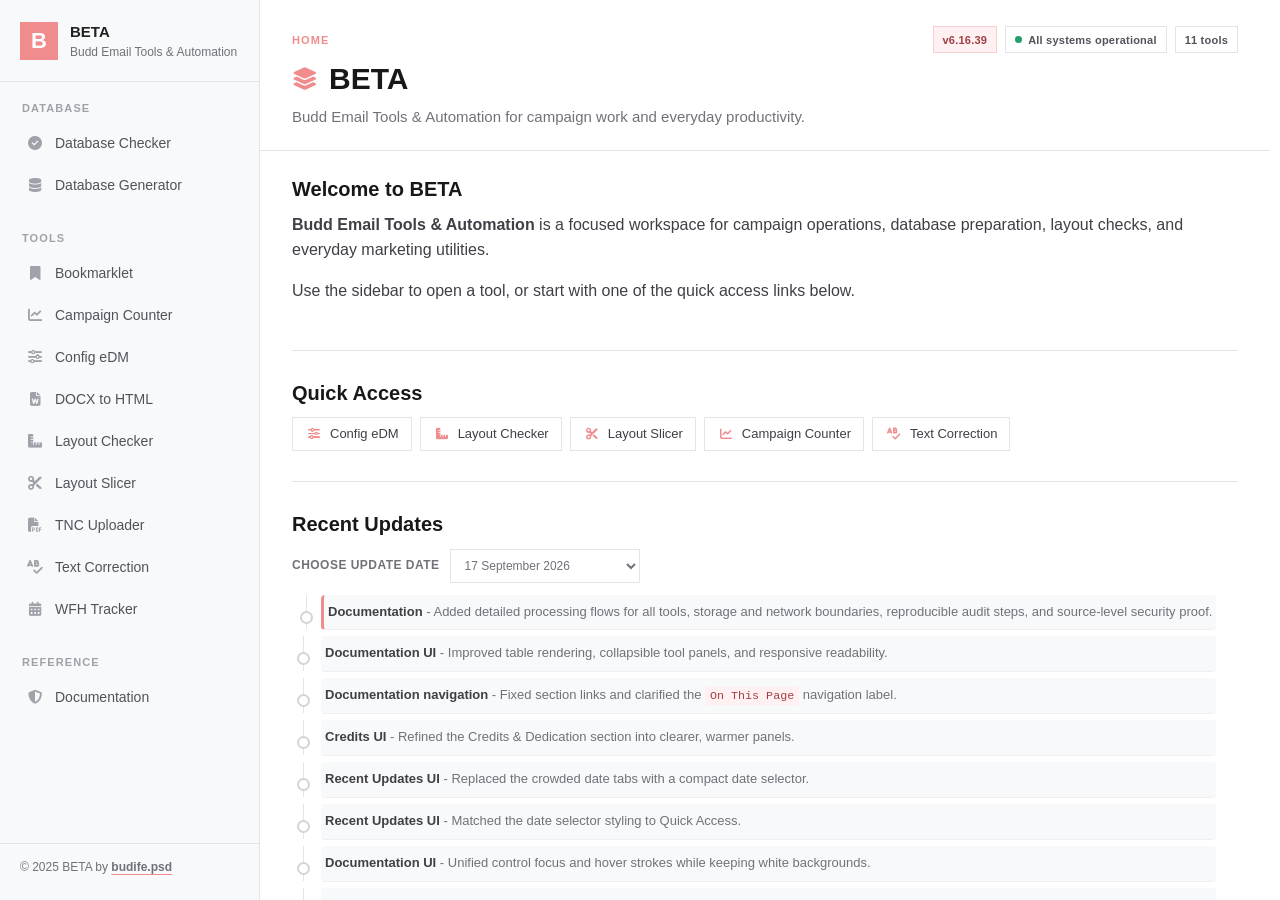
<file: index.html>
<!DOCTYPE html>
<html lang="en">
<head>
  <meta charset="UTF-8">
  <meta name="viewport" content="width=device-width, initial-scale=1.0">
  <meta name="description" content="BETA - Budd Email Tools &amp; Automation">
  <meta name="theme-color" content="#F18C8E">
  <link rel="icon" type="image/svg+xml" href="favicon.svg">
  <link rel="icon" type="image/png" href="favicon.png">
  <link rel="preconnect" href="https://cdnjs.cloudflare.com" crossorigin>
   <link rel="stylesheet" href="css/tokens.css?v=6.16.27">
   <link rel="stylesheet" href="css/theme.css?v=6.16.28">
   <link rel="stylesheet" href="css/app.css?v=6.16.35">
   <link rel="stylesheet" href="css/controls.css?v=6.16.39">
  <link rel="stylesheet" href="https://cdnjs.cloudflare.com/ajax/libs/font-awesome/6.5.2/css/all.min.css">

  <title>BETA - Budd Email Tools &amp; Automation</title>
</head>
<body>
  <div class="app-shell">
    <aside class="app-sidebar" id="app-sidebar" aria-label="Main navigation">
      <a class="sidebar-brand" href="./" data-route>
        <span class="brand-mark" aria-hidden="true">B</span>
        <span>
          <strong>BETA</strong>
          <small>Budd Email Tools &amp; Automation</small>
        </span>
      </a>

      <nav class="sidebar-navigation">
        <div class="nav-group">
          <p class="nav-group-label">Database</p>
          <a class="sidebar-link" href="database-checker" data-route>
            <i class="fa-solid fa-circle-check" aria-hidden="true"></i>
            <span>Database Checker</span>
          </a>
          <a class="sidebar-link" href="database-generator" data-route>
            <i class="fa-solid fa-database" aria-hidden="true"></i>
            <span>Database Generator</span>
          </a>
        </div>

        <div class="nav-group">
          <p class="nav-group-label">Tools</p>
          <a class="sidebar-link" href="bookmarklet" data-route>
            <i class="fa-solid fa-bookmark" aria-hidden="true"></i>
            <span>Bookmarklet</span>
          </a>
          <a class="sidebar-link" href="campaign-counter" data-route>
            <i class="fa-solid fa-chart-line" aria-hidden="true"></i>
            <span>Campaign Counter</span>
          </a>
          <a class="sidebar-link" href="config-edm" data-route>
            <i class="fa-solid fa-sliders" aria-hidden="true"></i>
            <span>Config eDM</span>
          </a>
          <a class="sidebar-link" href="doc-to-html" data-route>
            <i class="fa-solid fa-file-word" aria-hidden="true"></i>
            <span>DOCX to HTML</span>
          </a>
          <a class="sidebar-link" href="layout-checker" data-route>
            <i class="fa-solid fa-ruler-combined" aria-hidden="true"></i>
            <span>Layout Checker</span>
          </a>
          <a class="sidebar-link" href="layout-slicer" data-route>
            <i class="fa-solid fa-scissors" aria-hidden="true"></i>
            <span>Layout Slicer</span>
          </a>
          <a class="sidebar-link" href="tnc-uploader" data-route>
            <i class="fa-solid fa-file-pdf" aria-hidden="true"></i>
            <span>TNC Uploader</span>
          </a>
          <a class="sidebar-link" href="text-correction" data-route>
            <i class="fa-solid fa-spell-check" aria-hidden="true"></i>
            <span>Text Correction</span>
          </a>
          <a class="sidebar-link" href="wfh-tracker" data-route>
            <i class="fa-solid fa-calendar-days" aria-hidden="true"></i>
            <span>WFH Tracker</span>
          </a>
        </div>

        <div class="nav-group">
          <p class="nav-group-label">Reference</p>
          <a class="sidebar-link" href="docs" data-route>
            <i class="fa-solid fa-shield-halved" aria-hidden="true"></i>
            <span>Documentation</span>
          </a>
        </div>
      </nav>

      <footer class="sidebar-footer">
        <p>&copy; <span id="footer-year">2025</span> BETA by <a href="https://www.linkedin.com/in/budife/" target="_blank" rel="noopener noreferrer" data-tooltip="Meet the Maker" aria-label="Meet the Maker">budife.psd</a></p>
      </footer>
    </aside>

    <div class="sidebar-backdrop" id="sidebar-backdrop" hidden></div>

    <section class="app-content">
      <header class="mobile-header">
        <button class="menu-toggle" id="menu-toggle" type="button" aria-controls="app-sidebar" aria-expanded="false">
          <i class="fa-solid fa-bars" aria-hidden="true"></i>
          <span class="sr-only">Open navigation</span>
        </button>
        <a href="./" data-route>BETA</a>
      </header>

      <main class="content-viewport" id="content-viewport" tabindex="-1">
        <div class="content-loading" role="status">
          <i class="fa-solid fa-circle-notch fa-spin" aria-hidden="true"></i>
          <span>Loading tool...</span>
        </div>
      </main>
    </section>
  </div>

   <script src="js/version-config.js?v=6.16.39"></script>
  <script src="js/tool-versions.js?v=6.16.27"></script>
   <script src="js/app.js?v=6.16.35" defer></script>
</body>
</html>
</file>
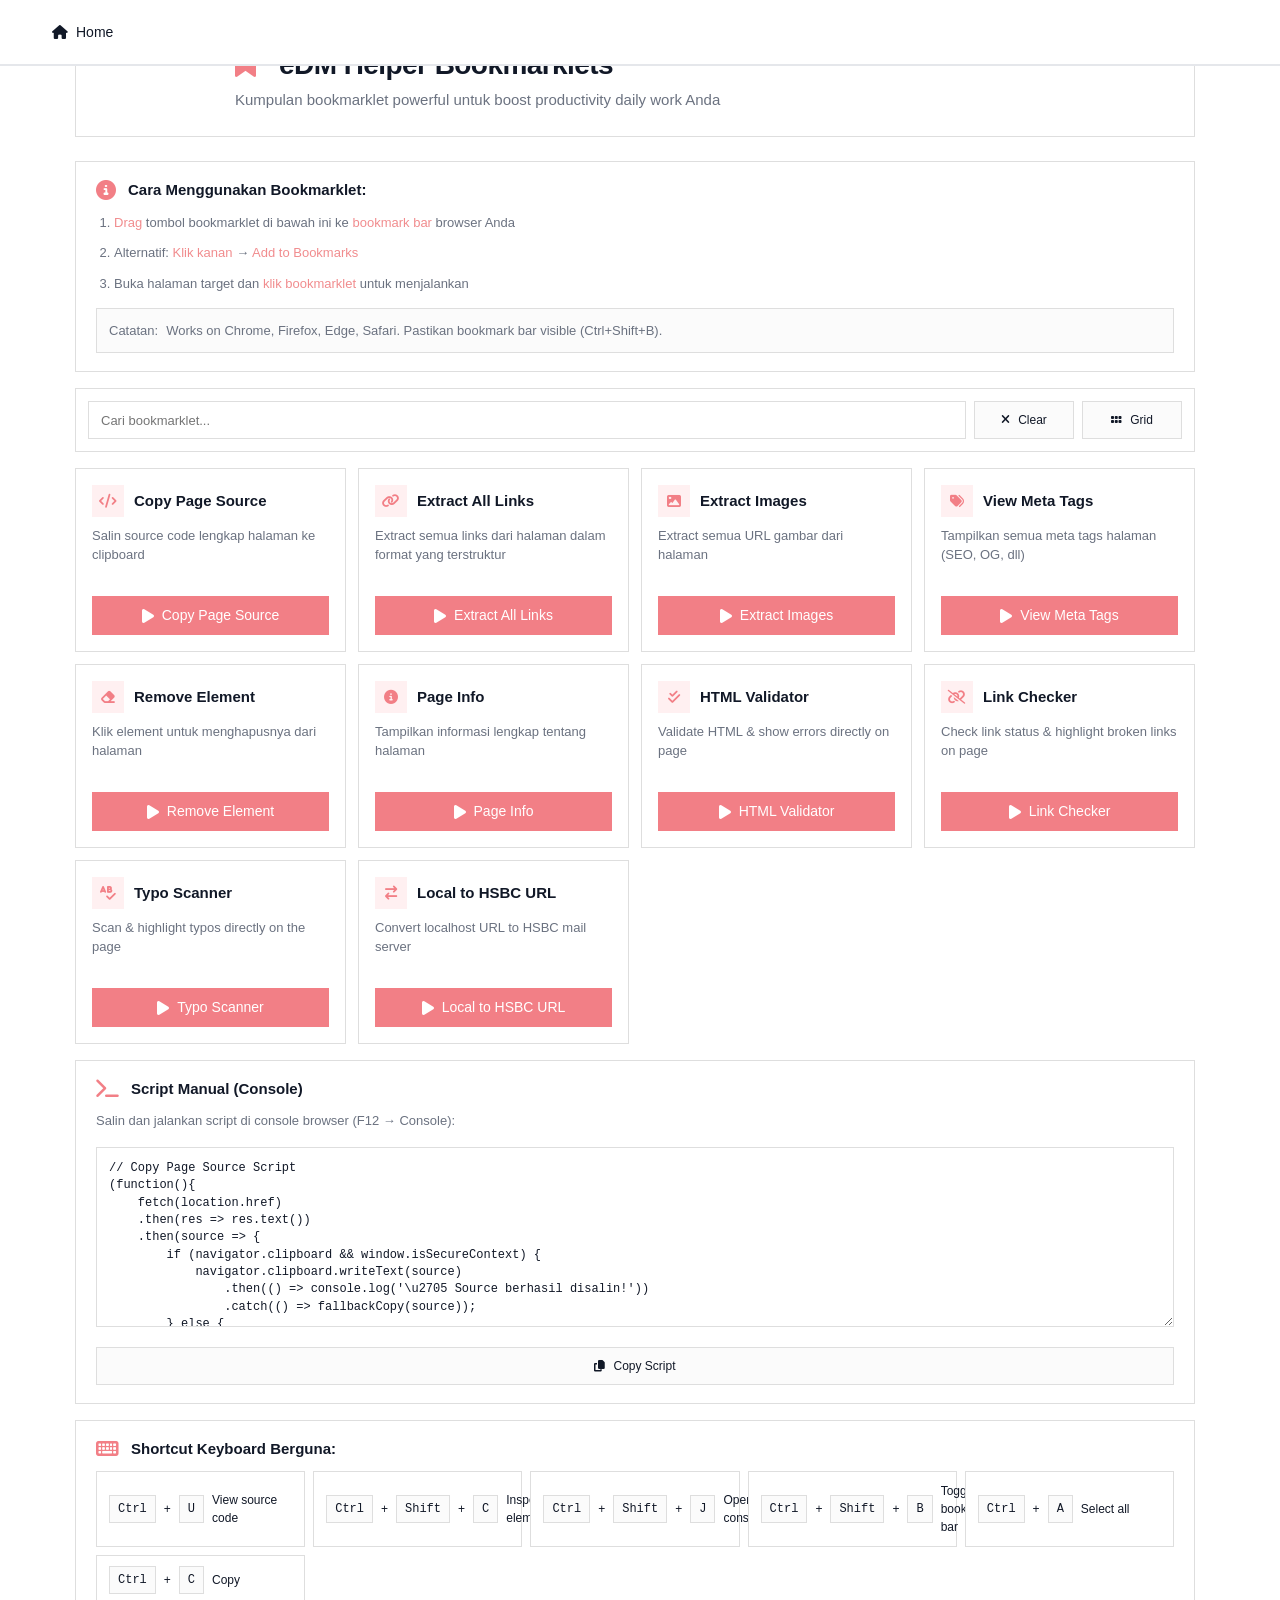
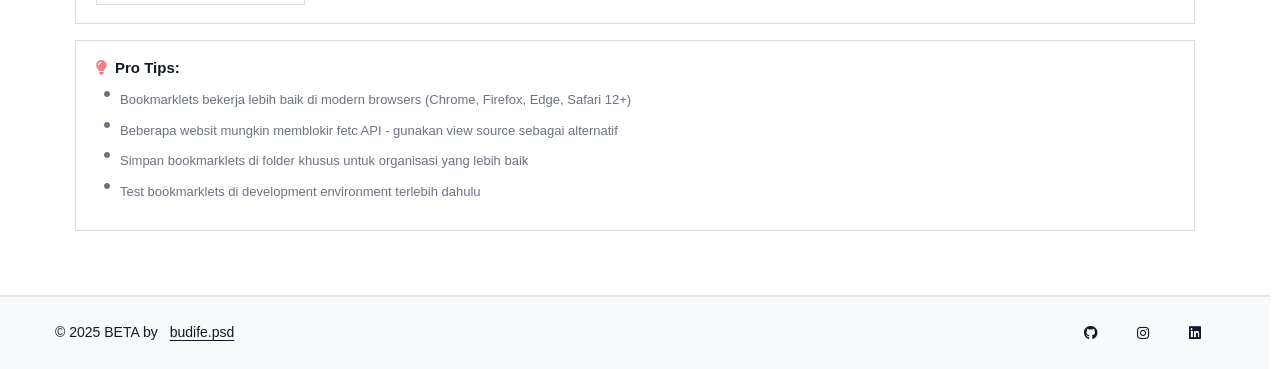
<file: bookmarklet.html>
<!DOCTYPE html>
<html lang="en">
<head>
  <!-- Favicon -->
  <link rel="icon" type="image/svg+xml" href="favicon.svg">
  <link rel="icon" type="image/png" sizes="32x32" href="favicon-32.png">
  <link rel="icon" type="image/png" sizes="16x16" href="favicon-16.png">
  <link rel="apple-touch-icon" sizes="180x180" href="apple-touch-icon.png">
  
  <!-- Meta Tags -->
  <meta charset="UTF-8">
  <meta name="viewport" content="width=device-width, initial-scale=1.0">
  <meta name="description" content="eDM Helper Bookmarklet - Browser tools for email marketing">
  <meta name="keywords" content="edm, bookmarklet, browser, tools, marketing">
  <meta name="author" content="eDM Helper">
  
  <!-- CSS -->
  <link rel="stylesheet" href="css/theme.css">
  <link rel="stylesheet" href="css/pages-bookmarklet.css">
  
  <title>Bookmarklet - eDM Helper</title>
  <meta name="theme-color" content="#0f172a" />
  <!-- Font Awesome - Non-blocking load -->
  <link rel="preload" href="https://cdnjs.cloudflare.com/ajax/libs/font-awesome/6.5.2/css/all.min.css" as="style" onload="this.onload=null;this.rel='stylesheet'">
  <noscript><link rel="stylesheet" href="https://cdnjs.cloudflare.com/ajax/libs/font-awesome/6.5.2/css/all.min.css"></noscript>
</head>
<body>
  <!-- Initial State Script - Removed -->
  
  <header class="header" role="banner">
    <nav class="nav" role="navigation" aria-label="Main navigation">
      <!-- Home Button -->
      <div class="nav-left">
        <a href="index.html" class="nav-link">
          <i class="fa-solid fa-home"></i>
          <span>Home</span>
        </a>
      </div>
      
      <div class="nav-right">
        <!-- Additional navigation items can be added here -->
      </div>
    </nav>
  </header>

  <main id="main-content" role="main">
    <section class="bookmarklet-section">
      <div class="container">
        <div class="page-header">
          <div class="page-header-content">
            <h1>
              <i class="fa-solid fa-bookmark"></i>
              eDM Helper Bookmarklets
            </h1>
            <p class="subtitle">Kumpulan bookmarklet powerful untuk boost productivity daily work Anda</p>
          </div>
        </div>
        
        <!-- Quick Guide -->
        <div class="instructions">
            <h3><i class="fa-solid fa-circle-info"></i> Cara Menggunakan Bookmarklet:</h3>
            <ol>
                <li><strong>Drag</strong> tombol bookmarklet di bawah ini ke <strong>bookmark bar</strong> browser Anda</li>
                <li>Alternatif: <strong>Klik kanan</strong> → <strong>Add to Bookmarks</strong></li>
                <li>Buka halaman target dan <strong>klik bookmarklet</strong> untuk menjalankan</li>
            </ol>
            <div class="browser-notes">
                <p><strong>Catatan:</strong> Works on Chrome, Firefox, Edge, Safari. Pastikan bookmark bar visible (Ctrl+Shift+B).</p>
            </div>
        </div>

        <!-- Search/Filter Section -->
        <div class="bookmarklet-filter">
            <input type="text" class="bookmarklet-search" placeholder="Cari bookmarklet..." id="bookmarkletSearch">
            <button class="bookmarklet-filter-btn" onclick="clearSearch()">
                <i class="fa-solid fa-times"></i>
                Clear
            </button>
            <button class="bookmarklet-filter-btn" onclick="toggleView()">
                <i class="fa-solid fa-grip"></i>
                Grid
            </button>
        </div>

        <!-- Bookmarklets Grid -->
        <div class="bookmarklets-grid" id="bookmarkletsGrid">
            <!-- Copy Page Source -->
            <div class="bookmarklet-card">
                <div class="bookmarklet-header">
                    <i class="fa-solid fa-code"></i>
                    <h3>Copy Page Source</h3>
                </div>
                <p>Salin source code lengkap halaman ke clipboard</p>
                <a href="javascript:(function(){function showToast(msg,type){const toast=document.createElement('div');toast.style.cssText='position:fixed;top:20px;right:20px;background:#333;color:white;padding:12px 20px;border-radius:4px;z-index:10000;animation:slideIn 0.3s ease';toast.textContent=msg;document.body.appendChild(toast);setTimeout(()=>toast.remove(),3000);}fetch(location.href).then(res=>res.text()).then(source=>{if(navigator.clipboard&&window.isSecureContext){navigator.clipboard.writeText(source).then(()=>{showToast('\u2705 Source berhasil disalin!','success');}).catch(()=>fallbackCopy(source));}else{fallbackCopy(source);}function fallbackCopy(text){const ta=document.createElement('textarea');ta.value=text;ta.style.position='fixed';ta.style.left='-9999px';document.body.appendChild(ta);ta.focus();ta.select();try{document.execCommand('copy');showToast('\u2705 Source berhasil disalin!','success');}catch(err){console.error('Gagal menyalin:',err);prompt('Copy manual:',text);}document.body.removeChild(ta);}}).catch(err=>{showToast('\u274c Gagal mengambil source','error');console.error('Gagal mengambil source:',err);});const style=document.createElement('style');style.textContent='@keyframes slideIn{from{transform:translateX(100%);opacity:0}to{transform:translateX(0);opacity:1}}';document.head.appendChild(style);})();" 
                   class="bookmarklet-btn" 
                   draggable="true"
                   data-tool="Copy Page Source">
                    <i class="fa-solid fa-play"></i>
                    <span class="btn-text">Copy Page Source</span>
                </a>
            </div>

            <!-- Extract All Links -->
            <div class="bookmarklet-card">
                <div class="bookmarklet-header">
                    <i class="fa-solid fa-link"></i>
                    <h3>Extract All Links</h3>
                </div>
                <p>Extract semua links dari halaman dalam format yang terstruktur</p>
                <a href="javascript:(function(){function showToast(msg,type){const toast=document.createElement('div');toast.style.cssText='position:fixed;top:20px;right:20px;background:#333;color:white;padding:12px 20px;border-radius:4px;z-index:10000;animation:slideIn 0.3s ease';toast.textContent=msg;document.body.appendChild(toast);setTimeout(()=>toast.remove(),3000);}const links=Array.from(document.querySelectorAll('a')).map(a=>({text:a.innerText.trim(),href:a.href,target:a.target||'_self'}));const result=links.map((link,i)=>`${i+1}. ${link.text}\n   URL: ${link.href}\n   Target: ${link.target}`).join('\n\n');console.log('Extracted Links:\n\n'+result);if(navigator.clipboard&&window.isSecureContext){navigator.clipboard.writeText(result).then(()=>{showToast('\u2705 Links copied to clipboard!','success');});}else{prompt('Copy manual:',result);}const style=document.createElement('style');style.textContent='@keyframes slideIn{from{transform:translateX(100%);opacity:0}to{transform:translateX(0);opacity:1}}';document.head.appendChild(style);})();" 
                   class="bookmarklet-btn" 
                   draggable="true"
                   data-tool="Extract All Links">
                    <i class="fa-solid fa-play"></i>
                    <span class="btn-text">Extract All Links</span>
                </a>
            </div>

            <!-- Extract Images -->
            <div class="bookmarklet-card">
                <div class="bookmarklet-header">
                    <i class="fa-solid fa-image"></i>
                    <h3>Extract Images</h3>
                </div>
                <p>Extract semua URL gambar dari halaman</p>
                <a href="javascript:(function(){function showToast(msg,type){const toast=document.createElement('div');toast.style.cssText='position:fixed;top:20px;right:20px;background:#333;color:white;padding:12px 20px;border-radius:4px;z-index:10000;animation:slideIn 0.3s ease';toast.textContent=msg;document.body.appendChild(toast);setTimeout(()=>toast.remove(),3000);}const images=Array.from(document.querySelectorAll('img')).map(img=>img.src).filter(src=>src);const result=images.map((src,i)=>`${i+1}. ${src}`).join('\n');console.log('Extracted Images:\n\n'+result);if(navigator.clipboard&&window.isSecureContext){navigator.clipboard.writeText(result).then(()=>{showToast('\u2705 Images copied to clipboard!','success');});}else{prompt('Copy manual:',result);}const style=document.createElement('style');style.textContent='@keyframes slideIn{from{transform:translateX(100%);opacity:0}to{transform:translateX(0);opacity:1}}';document.head.appendChild(style);})();" 
                   class="bookmarklet-btn" 
                   draggable="true"
                   data-tool="Extract Images">
                    <i class="fa-solid fa-play"></i>
                    <span class="btn-text">Extract Images</span>
                </a>
            </div>

            <!-- View Meta Tags -->
            <div class="bookmarklet-card">
                <div class="bookmarklet-header">
                    <i class="fa-solid fa-tags"></i>
                    <h3>View Meta Tags</h3>
                </div>
                <p>Tampilkan semua meta tags halaman (SEO, OG, dll)</p>
                <a href="javascript:(function(){function showToast(msg,type){const toast=document.createElement('div');toast.style.cssText='position:fixed;top:20px;right:20px;background:#333;color:white;padding:12px 20px;border-radius:4px;z-index:10000;animation:slideIn 0.3s ease';toast.textContent=msg;document.body.appendChild(toast);setTimeout(()=>toast.remove(),3000);}const metas=[];document.querySelectorAll('meta').forEach(meta=>{if(meta.name||meta.property||meta.charset||meta.httpEquiv){let label='';if(meta.name)label='name='+meta.name;else if(meta.property)label='property='+meta.property;else if(meta.charset)label='charset='+meta.charset;else if(meta.httpEquiv)label='http-equiv='+meta.httpEquiv;metas.push(label+': '+meta.content);}});const output='Meta Tags ('+metas.length+'):\n\n'+metas.join('\n');console.log(output);if(navigator.clipboard&&window.isSecureContext){navigator.clipboard.writeText(output).then(()=>{showToast('\u2705 Found '+metas.length+' meta tags (copied!)','success');});}else{prompt('Copy meta tags:',output);showToast('Found '+metas.length+' meta tags','info');}const style=document.createElement('style');style.textContent='@keyframes slideIn{from{transform:translateX(100%);opacity:0}to{transform:translateX(0);opacity:1}}';document.head.appendChild(style);})();";" 
                   class="bookmarklet-btn" 
                   draggable="true"
                   data-tool="View Meta Tags">
                    <i class="fa-solid fa-play"></i>
                    <span class="btn-text">View Meta Tags</span>
                </a>
            </div>

            <!-- Remove Element -->
            <div class="bookmarklet-card">
                <div class="bookmarklet-header">
                    <i class="fa-solid fa-eraser"></i>
                    <h3>Remove Element</h3>
                </div>
                <p>Klik element untuk menghapusnya dari halaman</p>
                <a href="javascript:(function(){function showToast(msg,type){const toast=document.createElement('div');toast.style.cssText='position:fixed;top:20px;right:20px;background:#333;color:white;padding:12px 20px;border-radius:4px;z-index:10000;animation:slideIn 0.3s ease';toast.textContent=msg;document.body.appendChild(toast);setTimeout(()=>toast.remove(),3000);}document.body.style.cursor='crosshair';function removeElement(e){e.stopPropagation();e.preventDefault();if(e.target===document.body)return;e.target.remove();document.body.style.cursor='';document.removeEventListener('click',removeElement,true);showToast('Element removed!','success');}document.addEventListener('click',removeElement,true);const instruction=document.createElement('div');instruction.style.cssText='position:fixed;top:20px;right:20px;background:#333;color:white;padding:10px 15px;border-radius:5px;z-index:10000;font-size:14px;';instruction.textContent='Click any element to remove it';document.body.appendChild(instruction);setTimeout(()=>instruction.remove(),3000);const style=document.createElement('style');style.textContent='@keyframes slideIn{from{transform:translateX(100%);opacity:0}to{transform:translateX(0);opacity:1}}';document.head.appendChild(style);})();" 
                   class="bookmarklet-btn" 
                   draggable="true"
                   data-tool="Remove Element">
                    <i class="fa-solid fa-play"></i>
                    <span class="btn-text">Remove Element</span>
                </a>
            </div>

            <!-- Page Info -->
            <div class="bookmarklet-card">
                <div class="bookmarklet-header">
                    <i class="fa-solid fa-info-circle"></i>
                    <h3>Page Info</h3>
                </div>
                <p>Tampilkan informasi lengkap tentang halaman</p>
                <a href="javascript:(function(){function showToast(msg,type){const toast=document.createElement('div');toast.style.cssText='position:fixed;top:20px;right:20px;background:#333;color:white;padding:12px 20px;border-radius:4px;z-index:10000;animation:slideIn 0.3s ease';toast.textContent=msg;document.body.appendChild(toast);setTimeout(()=>toast.remove(),3000);}const info={title:document.title,url:location.href,domain:location.hostname,protocol:location.protocol,path:location.pathname,timestamp:new Date().toISOString(),userAgent:navigator.userAgent,language:navigator.language,cookies:document.cookie?'Enabled':'Disabled',localStorage:Object.keys(localStorage).length+' items',sessionStorage:Object.keys(sessionStorage).length+' items'};const output=Object.entries(info).map(([key,value])=>key.charAt(0).toUpperCase()+key.slice(1)+': '+value).join('\n');console.log('Page Information:\n\n'+output);if(navigator.clipboard&&window.isSecureContext){navigator.clipboard.writeText(output).then(()=>{showToast('\u2705 Page info copied! ('+Object.keys(info).length+' items)','success');});}else{prompt('Copy manual:',output);showToast('Page info: '+Object.keys(info).length+' items','info');}const style=document.createElement('style');style.textContent='@keyframes slideIn{from{transform:translateX(100%);opacity:0}to{transform:translateX(0);opacity:1}}';document.head.appendChild(style);})();";" 
                   class="bookmarklet-btn" 
                   draggable="true"
                   data-tool="Page Info">
                    <i class="fa-solid fa-play"></i>
                    <span class="btn-text">Page Info</span>
                </a>
            </div>

            <!-- Validate HTML -->
            <div class="bookmarklet-card">
                <div class="bookmarklet-header">
                    <i class="fa-solid fa-check-double"></i>
                    <h3>HTML Validator</h3>
                </div>
                <p>Validate HTML & show errors directly on page</p>
                <a href="javascript:(function(){function showToast(msg,type){const toast=document.createElement('div');toast.style.cssText='position:fixed;top:20px;right:20px;background:#333;color:white;padding:12px 20px;border-radius:4px;z-index:10000;animation:slideIn 0.3s ease';toast.textContent=msg;document.body.appendChild(toast);setTimeout(()=>toast.remove(),3000);}showToast('Validating HTML...','info');const html=document.documentElement.outerHTML;const errors=[];const warnings=[];const tags=html.match(/<[^>]+>/g)||[];tags.forEach((tag,index)=>{if(tag.match(/<br>/i))warnings.push('Line '+index+': <br> should be <br />');if(tag.match(/<img[^>]*(?!alt=)[^>]*>/i))errors.push('Line '+index+': Missing alt attribute on img');});const output='HTML Validation Results:\n\nErrors: '+errors.length+'\nWarnings: '+warnings.length+'\n\n'+errors.concat(warnings).join('\n');console.log(output);if(navigator.clipboard&&window.isSecureContext){navigator.clipboard.writeText(output).then(()=>{showToast('\u2705 Found '+errors.length+' errors, '+warnings.length+' warnings (copied!)','success');});}else{prompt('Copy results:',output);showToast('Found '+errors.length+' errors, '+warnings.length+' warnings','warning');}const style=document.createElement('style');style.textContent='@keyframes slideIn{from{transform:translateX(100%);opacity:0}to{transform:translateX(0);opacity:1}}';document.head.appendChild(style);})();";" 
                   class="bookmarklet-btn" 
                   draggable="true"
                   data-tool="HTML Validator">
                    <i class="fa-solid fa-play"></i>
                    <span class="btn-text">HTML Validator</span>
                </a>
            </div>

            <!-- Link Checker -->
            <div class="bookmarklet-card">
                <div class="bookmarklet-header">
                    <i class="fa-solid fa-link-slash"></i>
                    <h3>Link Checker</h3>
                </div>
                <p>Check link status & highlight broken links on page</p>
                <a href="javascript:(function(){function showToast(msg,type){const toast=document.createElement('div');toast.style.cssText='position:fixed;top:20px;right:20px;background:#333;color:white;padding:12px 20px;border-radius:4px;z-index:10000;animation:slideIn 0.3s ease';toast.textContent=msg;document.body.appendChild(toast);setTimeout(()=>toast.remove(),3000);}showToast('Checking links...','info');const links=Array.from(document.querySelectorAll('a[href]')).filter(a=>!a.href.includes('javascript:')&&!a.href.includes('mailto:'));const uniqueLinks=[...new Set(links)];let valid=0;let invalid=0;let checked=0;const results=[];uniqueLinks.forEach(link=>{link.style.background='#fbbf24';link.style.transition='background 0.3s';fetch(link.href,{method:'HEAD',mode:'no-cors'}).then(()=>{valid++;link.style.background='#86efac';link.title='\u2705 Valid link';results.push('\u2705 '+link.href);checked++;if(checked===uniqueLinks.length){showResults();}}).catch(()=>{invalid++;link.style.background='#fca5a5';link.title='\u274c Broken link';results.push('\u274c '+link.href);checked++;if(checked===uniqueLinks.length){showResults();}});});function showResults(){const output='Link Validation Results:\n\nTotal Links: '+uniqueLinks.length+'\nValid: '+valid+'\nInvalid: '+invalid+'\n\n'+results.join('\n');console.log(output);if(navigator.clipboard&&window.isSecureContext){navigator.clipboard.writeText(output).then(()=>{showToast('\u2705 '+valid+' valid, '+invalid+' broken (copied!)','success');});}else{prompt('Copy results:',output);showToast(valid+' valid, '+invalid+' broken links','warning');}setTimeout(()=>{document.querySelectorAll('a').forEach(a=>{a.style.background='';});},3000);}const style=document.createElement('style');style.textContent='@keyframes slideIn{from{transform:translateX(100%);opacity:0}to{transform:translateX(0);opacity:1}}';document.head.appendChild(style);})();";" 
                   class="bookmarklet-btn" 
                   draggable="true"
                   data-tool="Link Checker">
                    <i class="fa-solid fa-play"></i>
                    <span class="btn-text">Link Checker</span>
                </a>
            </div>

            <!-- Typo Scanner -->
            <div class="bookmarklet-card">
                <div class="bookmarklet-header">
                    <i class="fa-solid fa-spell-check"></i>
                    <h3>Typo Scanner</h3>
                </div>
                <p>Scan & highlight typos directly on the page</p>
                <a href="javascript:(function(){let toastQueue=[];let showingToast=false;function showToast(msg,type){toastQueue.push({msg,type});if(!showingToast){processQueue();}function processQueue(){if(toastQueue.length===0){showingToast=false;return;}showingToast=true;const {msg,type}=toastQueue.shift();const toast=document.createElement('div');toast.style.cssText='position:fixed;top:20px;right:20px;background:#333;color:white;padding:12px 20px;border-radius:4px;z-index:10000;animation:slideIn 0.3s ease';toast.textContent=msg;document.body.appendChild(toast);setTimeout(()=>{toast.style.animation='slideOut 0.3s ease';setTimeout(()=>{toast.remove();processQueue();},300);},3000);}}showToast('Scanning for typos...','info');function getPageText(){let text='';const walker=document.createTreeWalker(document.body,NodeFilter.SHOW_TEXT,null,false);let node;while(node=walker.nextNode()){const parent=node.parentNode;const parentClass=parent.className||'';if(parent.tagName!=='SCRIPT'&&parent.tagName!=='STYLE'&&parent.tagName!=='CODE'&&parentClass!=='bookmarklet-btn'){text+=node.textContent+' ';}}return text.trim().replace(/\s+/g,' ').substring(0,2000);}const text=getPageText();const commonTypos={fetc:'fetch',websit:'website',bekeja:'bekerja',meblokir:'memblokir',beberap:'beberapa',foldr:'folder',teh:'the',adn:'and',recieve:'receive',beleive:'believe',occured:'occurred',untill:'until',wich:'which',begining:'beginning',neccessary:'necessary',seperate:'separate',definately:'definitely',comming:'coming',sucess:'success',thier:'their',tommorow:'tomorrow',writting:'writing'};let typosFound=[];const words=text.toLowerCase().split(/\s+/);words.forEach(word=>{const cleanWord=word.replace(/[^\w]/g,'');if(commonTypos[cleanWord]){typosFound.push(cleanWord+' -> '+commonTypos[cleanWord]);}});console.log('Found typos:',typosFound);if(typosFound.length>0){const output='Typos Found:\n\n'+typosFound.join('\n');console.log(output);if(navigator.clipboard){navigator.clipboard.writeText(output).then(()=>{showToast('✅ Found '+typosFound.length+' typos (copied!)','success');});}else{prompt('Copy typos:',output);showToast('Found '+typosFound.length+' typos','warning');}}else{showToast('✅ No typos found!','success');}const style=document.createElement('style');style.textContent='@keyframes slideIn{from{transform:translateX(100%);opacity:0}to{transform:translateX(0);opacity:1}}@keyframes slideOut{from{transform:translateX(0);opacity:1}to{transform:translateX(100%);opacity:0}}';document.head.appendChild(style);})();" 
                   class="bookmarklet-btn" 
                   draggable="true"
                   data-tool="Typo Scanner">
                    <i class="fa-solid fa-play"></i>
                    <span class="btn-text">Typo Scanner</span>
                </a>
            </div>

            <!-- Local to HSBC URL Converter -->
            <div class="bookmarklet-card">
                <div class="bookmarklet-header">
                    <i class="fa-solid fa-arrow-right-arrow-left"></i>
                    <h3>Local to HSBC URL</h3>
                </div>
                <p>Convert localhost URL to HSBC mail server</p>
                <a href="javascript:(function(){function showToast(msg,type){const toast=document.createElement('div');toast.style.cssText='position:fixed;top:20px;right:20px;background:#333;color:white;padding:12px 20px;border-radius:4px;z-index:10000;animation:slideIn 0.3s ease';toast.textContent=msg;document.body.appendChild(toast);setTimeout(()=>toast.remove(),3000);}const currentUrl=window.location.href;if(currentUrl.includes('127.0.0.1:5500')){const newUrl=currentUrl.replace('http://127.0.0.1:5500','https://mail.hsbc.com.hk/id');if(navigator.clipboard&&window.isSecureContext){navigator.clipboard.writeText(newUrl).then(()=>{showToast('\u2705 URL copied!','success');}).catch(()=>{fallbackCopy(newUrl);});}else{fallbackCopy(newUrl);}function fallbackCopy(text){const ta=document.createElement('textarea');ta.value=text;ta.style.position='fixed';ta.style.left='-9999px';document.body.appendChild(ta);ta.focus();ta.select();try{document.execCommand('copy');showToast('\u2705 URL copied!','success');}catch(err){console.error('Gagal menyalin:',err);prompt('Copy manual URL:',text);}document.body.removeChild(ta);}}else{showToast('\u274c URL tidak mengandung 127.0.0.1:5500','error');}const style=document.createElement('style');style.textContent='@keyframes slideIn{from{transform:translateX(100%);opacity:0}to{transform:translateX(0);opacity:1}}';document.head.appendChild(style);})();"; 
                   class="bookmarklet-btn" 
                   draggable="true"
                   data-tool="Local to HSBC URL">
                    <i class="fa-solid fa-play"></i>
                    <span class="btn-text">Local to HSBC URL</span>
                </a>
            </div>
        </div>

        <!-- No Results Message -->
        <div class="no-results" id="noResults">
            <i class="fa-solid fa-search"></i>
            <p>Tidak ada bookmarklet yang ditemukan</p>
            <p style="font-size: var(--font-size-sm); margin-top: var(--space-2);">Coba kata kunci lain</p>
        </div>

        <!-- Manual Script Section -->
        <div class="instructions">
            <h3><i class="fa-solid fa-terminal"></i> Script Manual (Console)</h3>
            <p>Salin dan jalankan script di console browser (F12 → Console):</p>
            <div class="script-container">
                <textarea id="manual-script" readonly>// Copy Page Source Script
(function(){
    fetch(location.href)
    .then(res => res.text())
    .then(source => {
        if (navigator.clipboard && window.isSecureContext) {
            navigator.clipboard.writeText(source)
                .then(() => console.log('\u2705 Source berhasil disalin!'))
                .catch(() => fallbackCopy(source));
        } else {
            fallbackCopy(source);
        }

        function fallbackCopy(text){
            const ta = document.createElement('textarea');
            ta.value = text;
            ta.style.position = 'fixed';
            ta.style.left = '-9999px';
            document.body.appendChild(ta);
            ta.focus();
            ta.select();
            try {
                document.execCommand('copy');
                console.log('\u2705 Source berhasil disalin!');
            } catch(err) {
                console.error('Gagal menyalin:', err);
                prompt('Copy manual:', text);
            }
            document.body.removeChild(ta);
        }
    })
    .catch(err => console.error('\u274c Gagal mengambil source:', err));
})();</textarea>
                <button id="copy-script-btn" class="copy-btn" onclick="copyManualScript()">
                    <i class="fa-solid fa-copy"></i>
                    <span>Copy Script</span>
                </button>
            </div>
        </div>

        <!-- Keyboard Shortcuts -->
        <div class="instructions">
            <h3><i class="fa-solid fa-keyboard"></i> Shortcut Keyboard Berguna:</h3>
            <div class="shortcuts-grid">
                <div class="shortcut-item">
                    <kbd>Ctrl</kbd> + <kbd>U</kbd>
                    <span>View source code</span>
                </div>
                <div class="shortcut-item">
                    <kbd>Ctrl</kbd> + <kbd>Shift</kbd> + <kbd>C</kbd>
                    <span>Inspect element</span>
                </div>
                <div class="shortcut-item">
                    <kbd>Ctrl</kbd> + <kbd>Shift</kbd> + <kbd>J</kbd>
                    <span>Open console</span>
                </div>
                <div class="shortcut-item">
                    <kbd>Ctrl</kbd> + <kbd>Shift</kbd> + <kbd>B</kbd>
                    <span>Toggle bookmark bar</span>
                </div>
                <div class="shortcut-item">
                    <kbd>Ctrl</kbd> + <kbd>A</kbd>
                    <span>Select all</span>
                </div>
                <div class="shortcut-item">
                    <kbd>Ctrl</kbd> + <kbd>C</kbd>
                    <span>Copy</span>
                </div>
            </div>
        </div>

        <!-- Tips Section -->
        <div class="tips-section">
            <h3><i class="fa-solid fa-lightbulb"></i> Pro Tips:</h3>
            <ul>
                <li>Bookmarklets bekerja lebih baik di modern browsers (Chrome, Firefox, Edge, Safari 12+)</li>
                <li>Beberapa websit mungkin memblokir fetc API - gunakan view source sebagai alternatif</li>
                <li>Simpan bookmarklets di folder khusus untuk organisasi yang lebih baik</li>
                <li>Test bookmarklets di development environment terlebih dahulu</li>
            </ul>
        </div>
      </div>
    </section>
  </main>

  <!-- Footer -->
  <footer class="footer" role="contentinfo">
    <div class="container">
      <div class="footer-content">
        <div class="footer-left">
          <p class="footer-text">
            &copy; <span id="footer-year">2025</span> eDM Helper <span class="footer-version" data-version>v1.0.0</span>. 
            Built with <i class="fa-solid fa-heart"></i> for developers.
          </p>
        </div>
        <div class="footer-right">
          <nav class="footer-links" aria-label="Social media links">
            <a href="https://github.com/budifelt" target="_blank" class="footer-link" aria-label="GitHub">
              <i class="fa-brands fa-github"></i>
            </a>
            <a href="https://instagram.com/budife.psd/" target="_blank" class="footer-link" aria-label="Instagram">
              <i class="fa-brands fa-instagram"></i>
            </a>
            <a href="https://linkedin.com/in/budifelt/" target="_blank" class="footer-link" aria-label="LinkedIn">
              <i class="fa-brands fa-linkedin"></i>
            </a>
          </nav>
        </div>
      </div>
    </div>
  </footer>

  <!-- Settings Modal -->
  <div id="settings-container"></div>

<script src="js/footer.js" defer></script>
<script src="js/version-config.js" defer></script>
<!-- All functionality in one inline script -->
<script>
// Search functionality
document.addEventListener('DOMContentLoaded', function() {
    const searchInput = document.getElementById('bookmarkletSearch');
    const cards = document.querySelectorAll('.bookmarklet-card');
    
    if (searchInput) {
        searchInput.addEventListener('input', function(e) {
            const term = e.target.value.toLowerCase();
            cards.forEach(card => {
                const title = card.querySelector('h3').textContent.toLowerCase();
                const desc = card.querySelector('p').textContent.toLowerCase();
                card.style.display = (title.includes(term) || desc.includes(term)) ? 'block' : 'none';
            });
        });
    }

    // Add drag event listeners to bookmarklet buttons
    const bookmarkletBtns = document.querySelectorAll('.bookmarklet-btn');
    bookmarkletBtns.forEach(btn => {
        btn.addEventListener('dragstart', function(e) {
            const toolName = this.getAttribute('data-tool');
            showToast(`Dragging ${toolName}...`, 'info', 2000);
        });

        btn.addEventListener('dragend', function(e) {
            const toolName = this.getAttribute('data-tool');
            showToast(`${toolName} ready! Add to your bookmarks bar.`, 'success', 3000);
        });
    });
});

// Global functions for onclick
function clearSearch() {
    const search = document.getElementById('bookmarkletSearch');
    if (search) {
        search.value = '';
        search.dispatchEvent(new Event('input'));
        showToast('Search cleared', 'info', 1500);
    }
}

function toggleView() {
    const grid = document.getElementById('bookmarkletsGrid');
    const btn = document.querySelector('.bookmarklet-filter-btn:last-child');
    if (grid && btn) {
        grid.classList.toggle('list-view');
        const isListView = grid.classList.contains('list-view');
        btn.innerHTML = isListView ? 
            '<i class="fa-solid fa-list"></i> List' : 
            '<i class="fa-solid fa-grip"></i> Grid';
        // Removed toast notification for better performance
    }
}

// Toast notification function - Only for button success
function showToast(message, type = 'success', duration = 3000) {
    // Only show toast for button-related success messages
    if (type !== 'success' || (!message.toLowerCase().includes('copied') && !message.toLowerCase().includes('clipboard'))) {
        return;
    }
    
    // Create toast container if it doesn't exist
    let container = document.querySelector('.toast-container');
    if (!container) {
        container = document.createElement('div');
        container.className = 'toast-container button-toast'; // Add button-toast class
        document.body.appendChild(container);
    }

    // Create toast element
    const toast = document.createElement('div');
    toast.className = `toast ${type}`;
    
    // Icon mapping
    const icons = {
        success: 'fa-check-circle',
        error: 'fa-exclamation-circle',
        warning: 'fa-exclamation-triangle',
        info: 'fa-info-circle'
    };

    toast.innerHTML = `
        <i class="fa-solid ${icons[type]} toast-icon"></i>
        <div class="toast-content">
            <div class="toast-message">${message}</div>
        </div>
        <button class="toast-close" onclick="this.parentElement.remove()">
            <i class="fa-solid fa-times"></i>
        </button>
    `;

    // Add to container
    container.appendChild(toast);

    // Trigger animation
    setTimeout(() => toast.classList.add('show'), 10);

    // Auto remove
    setTimeout(() => {
        toast.classList.remove('show');
        setTimeout(() => toast.remove(), 300);
    }, duration);
}

function copyManualScript() {
    const textarea = document.getElementById('manual-script');
    if (textarea) {
        textarea.select();
        document.execCommand('copy');
        showToast('Script copied to clipboard!', 'success');
    }
}
</script>
</body>
</html>
</file>
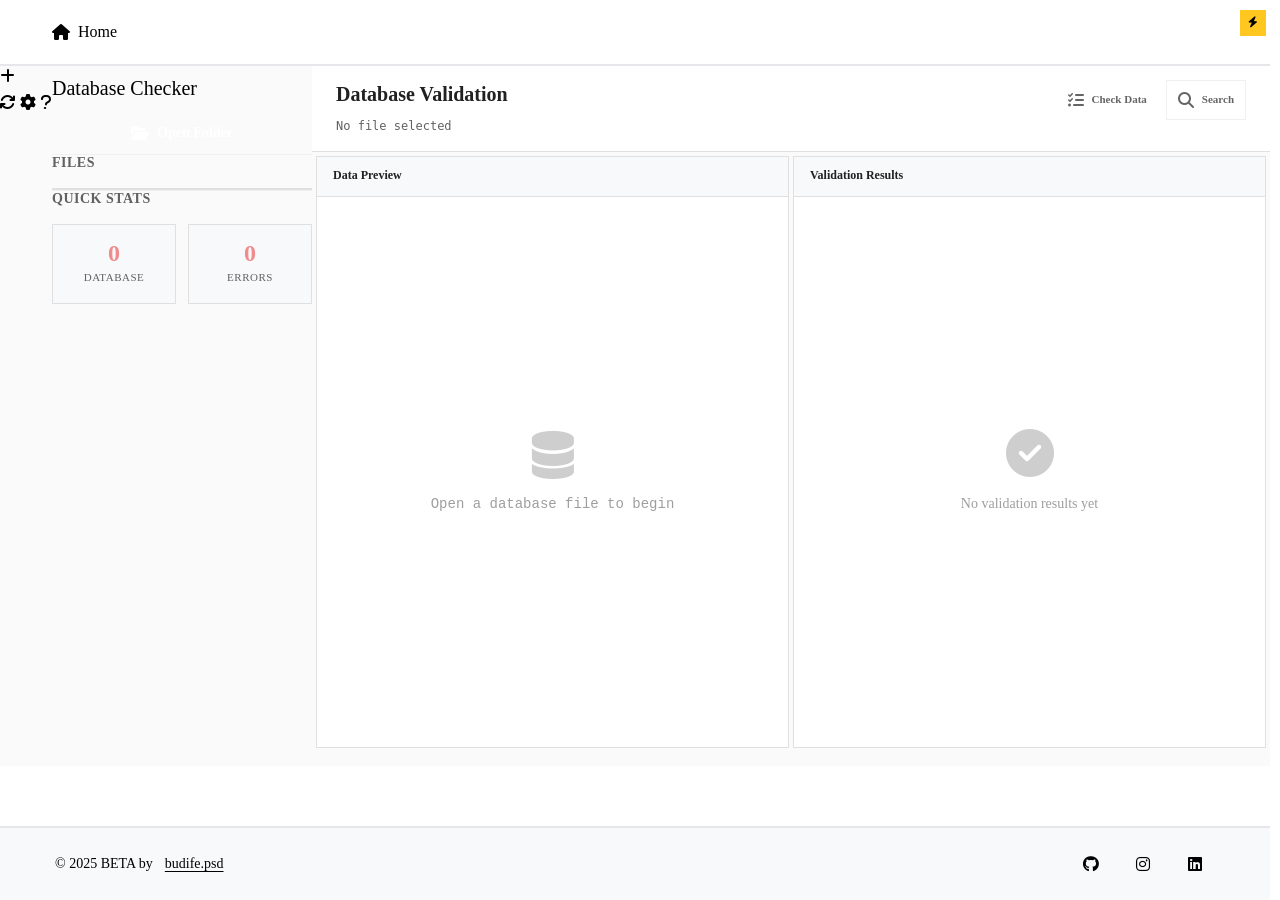
<file: database-checker.html>
<!DOCTYPE html>

<html lang="en">

<head>

  <!-- Favicon -->

  <link rel="icon" type="image/svg+xml" href="favicon.svg">

  <link rel="icon" type="image/png" sizes="32x32" href="favicon-32.png">

  <link rel="icon" type="image/png" sizes="16x16" href="favicon-16.png">

  <link rel="apple-touch-icon" sizes="180x180" href="apple-touch-icon.png">

  

  <!-- Meta Tags -->

  <meta charset="UTF-8">

  <meta name="viewport" content="width=device-width, initial-scale=1.0">

  <meta name="description" content="eDM Helper Database Checker - Validate your database entries">

  <meta name="keywords" content="edm, database, checker, validation, tools">

  <meta name="author" content="eDM Helper">

  

  <!-- CSS -->
  <link rel="stylesheet" href="css/theme.css">
  <link rel="stylesheet" href="css/pages-database-checker.css">

  

  <title>Database Checker - eDM Helper</title>

  <meta name="theme-color" content="#F18C8E" />

  <!-- Font Awesome -->

  <link rel="stylesheet" href="https://cdnjs.cloudflare.com/ajax/libs/font-awesome/6.5.2/css/all.min.css"/>

</head>

<body class="flat-design">

  <!-- Navigation Bar -->

  <header class="header" role="banner">
    <nav class="nav" role="navigation" aria-label="Main navigation">
      <!-- Home Button -->
      <div class="nav-left">
        <a href="index.html" class="nav-link">
          <i class="fa-solid fa-home"></i>
          <span>Home</span>
        </a>
      </div>

      

      <div class="nav-right">

        <!-- Additional navigation items can be added here -->

      </div>

    </nav>

  </header>



  <main id="main-content" role="main">

  <!-- Enhanced Sidebar -->

  <aside id="sidebar" class="sidebar">

    <div class="sidebar-header">

      <h2>Database Checker</h2>

    </div>

    

    <!-- File Operations -->

    <div class="sidebar-section">

      <button id="folderOpenBtn" class="btn btn-primary btn-block" type="button">

        <i class="fa-solid fa-folder-open"></i><span>Open Folder</span>

      </button>

    </div>

    

    <!-- File List -->

    <div class="sidebar-section">

      <h3>Files</h3>

      <div id="fileList" class="file-list">

        <ul></ul>

      </div>

    </div>

    

    <!-- Quick Stats -->

    <div class="sidebar-section">

      <h3>Quick Stats</h3>

      <div id="quickStats" class="stats-grid">

        <div class="stat-item">

          <span class="stat-value" id="totalRows">0</span>

          <span class="stat-label">Database</span>

        </div>

        <div class="stat-item">

          <span class="stat-value" id="errorCount">0</span>

          <span class="stat-label">Errors</span>

        </div>

      </div>

    </div>

  </aside>



  <!-- Main Content Area -->

  <div id="mainContent" class="main-content">

    <!-- Top Toolbar -->

    <div class="toolbar">

      <div class="toolbar-left">
        <div class="title-with-loading">
          <h1>Database Validation</h1>
          
          <div id="loadingWrapper" class="loading-indicator" style="visibility:hidden;">

            <div id="loadingIndicator" class="pill">Processing...</div>

            <div id="progressText">0%</div>

          </div>
        </div>

        <div class="breadcrumb">

          <span id="currentPath">No file selected</span>

        </div>

      </div>

      

      <div class="toolbar-right">

        <button id="checkBtn" class="btn btn-primary" type="button" disabled>

          <i class="fa-solid fa-list-check"></i><span>Check Data</span>

        </button>

        <button id="openSearchModalBtn" class="btn btn-secondary" type="button" title="Search Email & KRHRED" disabled>

          <i class="fa-solid fa-magnifying-glass"></i><span>Search</span>

        </button>

      </div>

    </div>



    <!-- Content Area with Split View -->

    <div class="content-area">

      <!-- Data Preview Panel -->

      <div class="panel data-panel">

        <div class="panel-header">

          <h3>Data Preview</h3>

        </div>

        <div class="panel-body">

          <div id="databaseContent" class="data-container">

            <div class="empty-state">

              <i class="fa-solid fa-database"></i>

              <p>Open a database file to begin</p>

            </div>

          </div>

        </div>

        <div class="panel-footer">

          <button id="loadMoreBtn" class="btn btn-secondary" style="display:none;">

            <i class="fa-solid fa-angles-down"></i><span>Load More</span>

          </button>

        </div>

      </div>

      

      <!-- Results Panel -->

      <div class="panel results-panel">

        <div class="panel-header">

          <h3>Validation Results</h3>

        </div>

        <div class="panel-body">

          <div id="resultsContainer" class="results-container">

            <div class="empty-state">

              <i class="fa-solid fa-check-circle"></i>

              <p>No validation results yet</p>

            </div>

          </div>

        </div>

      </div>

    </div>

  </div>



  <!-- Floating Action Button -->

  <div class="fab-container">

    <button class="fab" id="fabMenu" title="Quick Actions">

      <i class="fa-solid fa-plus"></i>

    </button>

    <div class="fab-menu" id="fabMenuItems">

      <button class="fab-item" id="fabRefresh" title="Refresh Data">

        <i class="fa-solid fa-refresh"></i>

      </button>

      <button class="fab-item" id="fabSettings" title="Settings">

        <i class="fa-solid fa-cog"></i>

      </button>

      <button class="fab-item" id="fabHelp" title="Help">

        <i class="fa-solid fa-question"></i>

      </button>

    </div>

  </div>



  <!-- ===== Modal: Search Email & KRHRED ===== -->

  <div class="modal" id="searchModal" aria-hidden="true" role="dialog" aria-modal="true">

    <div class="modal-backdrop" id="modalBackdrop"></div>

    <div class="modal-dialog" role="document">

      <button class="modal-close" id="modalCloseBtn" type="button" aria-label="Close">

        <i class="fa-solid fa-xmark"></i>

      </button>



      <h2 class="modal-title">

        <i class="fa-solid fa-magnifying-glass"></i>

        Search by Email

      </h2>



      <div class="modal-controls">

        <div class="input-group">

          <i class="fa-solid fa-envelope"></i>

          <input type="text" id="emailQuery" placeholder="ketik email, mis. user@domain.com (boleh parsial)" autocomplete="off" />

        </div>

        <button id="searchEmailBtn" class="btn btn-primary" type="button">

          <i class="fa-solid fa-magnifying-glass"></i><span>Search</span>

        </button>

      </div>



      <div id="modalResults">

        <div id="emailMatchesInfo" class="muted"></div>

        <!-- Per-entry rows -->

        <div id="krhredRows" class="krhred-rows"></div>

      </div>



      <div class="modal-help muted">

        Hint: kolom dideteksi otomatis (EMAIL/KRHRED/TEXT). Kosongkan email lalu klik <em>Search</em> untuk rekap semua baris.

      </div>

    </div>

  </div>

  <!-- ===== End Modal ===== -->
</main>

  <!-- Footer -->
  <footer class="footer" role="contentinfo">
    <div class="container">
      <div class="footer-content">
        <div class="footer-left">
          <p class="footer-text">
            &copy; <span id="footer-year">2025</span> eDM Helper <span class="footer-version" data-version>v1.0.0</span>. 
            Built with <i class="fa-solid fa-heart"></i> for developers.
          </p>
        </div>
        <div class="footer-right">
          <nav class="footer-links" aria-label="Social media links">
            <a href="https://github.com/budifelt" target="_blank" class="footer-link" aria-label="GitHub">
              <i class="fa-brands fa-github"></i>
            </a>
            <a href="https://instagram.com/budife.psd/" target="_blank" class="footer-link" aria-label="Instagram">
              <i class="fa-brands fa-instagram"></i>
            </a>
            <a href="https://linkedin.com/in/budifelt/" target="_blank" class="footer-link" aria-label="LinkedIn">
              <i class="fa-brands fa-linkedin"></i>
            </a>
          </nav>
        </div>
      </div>
    </div>
  </footer>

<script src="js/footer.js" defer></script>
<script src="js/version-config.js" defer></script>
<script src="js/pages-database-checker.js" defer></script>

</body>

</html>
</file>
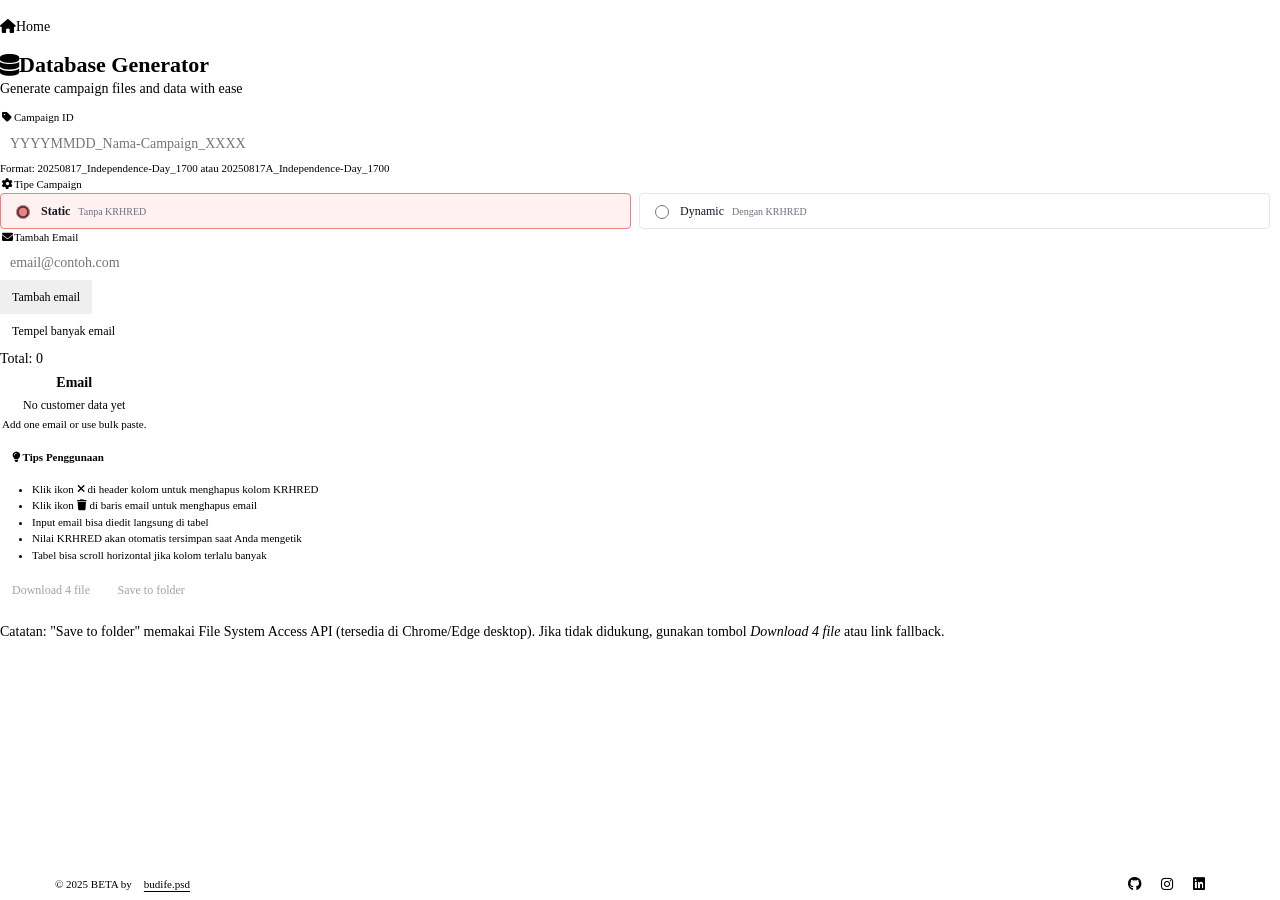
<file: database-generator.html>
<!DOCTYPE html>
<html lang="en">
<head>
  <!-- Favicon -->
  <link rel="icon" type="image/svg+xml" href="favicon.svg">
  <link rel="icon" type="image/png" sizes="32x32" href="favicon-32.png">
  <link rel="icon" type="image/png" sizes="16x16" href="favicon-16.png">
  <link rel="apple-touch-icon" sizes="180x180" href="apple-touch-icon.png">
  
  <!-- Meta Tags -->
  <meta charset="UTF-8">
  <meta name="viewport" content="width=device-width, initial-scale=1.0">
  <meta name="description" content="eDM Helper Database Generator - Generate campaign files and data">
  <meta name="keywords" content="edm, database, generator, campaign, tools">
  <meta name="author" content="eDM Helper">
  
  <!-- CSS -->
  <link rel="stylesheet" href="css/theme.css">
  <link rel="stylesheet" href="css/pages-database-generator.css">
  
  <title>Database Generator - eDM Helper</title>
  <meta name="theme-color" content="#0f172a" />
  <!-- Font Awesome -->
  <link rel="stylesheet" href="https://cdnjs.cloudflare.com/ajax/libs/font-awesome/6.5.2/css/all.min.css"/>
</head>
<body class="page">
  <!-- Navigation Bar -->
  <header class="header" role="banner">
    <nav class="nav" role="navigation" aria-label="Main navigation">
      <!-- Home Button -->
      <div class="nav-left">
        <a href="index.html" class="nav-link">
          <i class="fa-solid fa-home"></i>
          <span>Home</span>
        </a>
      </div>
      
      <div class="nav-right">
        <!-- Additional navigation items can be added here -->
      </div>
    </nav>
  </header>

  <main id="main-content" role="main">
    <div class="container">
      <div class="page-header">
        <h1>
          <i class="fa-solid fa-database"></i>
          Database Generator
        </h1>
        <p class="subtitle">Generate campaign files and data with ease</p>
      </div>
      
      <div class="form-grid">
        <div class="form-field">
        <label for="campaignId" class="form-label">
          <i class="fa-solid fa-tag form-label-icon"></i>
          Campaign ID
        </label>
        <input id="campaignId" class="form-input" placeholder="YYYYMMDD_Nama-Campaign_XXXX" spellcheck="false" />
        <p class="form-hint">Format: <span class="font-mono">20250817_Independence-Day_1700</span> atau <span class="font-mono">20250817A_Independence-Day_1700</span></p>
      </div>
      
      <div class="form-field">
        <label class="form-label">
          <i class="fa-solid fa-cog form-label-icon"></i>
          Tipe Campaign
        </label>
        <div class="campaign-type-selector">
          <label class="radio-option">
            <input type="radio" name="campaignType" value="static" checked>
            <span class="radio-label">Static</span>
            <span class="radio-hint">Tanpa KRHRED</span>
          </label>
          <label class="radio-option">
            <input type="radio" name="campaignType" value="dynamic">
            <span class="radio-label">Dynamic</span>
            <span class="radio-hint">Dengan KRHRED</span>
          </label>
        </div>
      </div>
    </div>

    <!-- PANEL: EMAIL + KRHRED -->
    <section id="krPanel" class="panel">
      <div class="panel-header">
        <div class="panel-row">
          <div class="panel-field">
            <label for="newEmail" class="form-label">
              <i class="fa-solid fa-envelope form-label-icon"></i>
              Tambah Email
            </label>
            <input id="newEmail" class="form-input" placeholder="email@contoh.com"/>
          </div>
          <button id="addEmail" class="btn success">Tambah email</button>
        </div>
        
        <!-- KRHRED Section - Only for Dynamic Campaign -->
        <div id="krhredSection" class="krhred-section">
          <div class="panel-field">
            <label for="newKey" class="form-label">
              <i class="fa-solid fa-columns form-label-icon"></i>
              Tambah kolom KRHRED
            </label>
            <div class="input-button-group">
              <input id="newKey" class="form-input" placeholder="KRHRED_Unit_30"/>
              <button id="addKey" class="btn primary">Tambah kolom</button>
            </div>
            <p class="form-hint">Kosongkan untuk auto: <span class="font-mono">KRHRED_Unit_N</span> berikutnya.</p>
          </div>
        </div>

        <!-- tombol buka panel bulk -->
        <div>
          <button id="bulkBtn" class="btn secondary">Tempel banyak email</button>
        </div>
      </div>

      <!-- panel bulk -->
      <div id="bulkBox" class="bulk-box hidden">
        <label class="form-label">
          <i class="fa-solid fa-paste form-label-icon"></i>
          Tempel banyak email (pisahkan dengan baris/koma/titik koma/spasi)
        </label>
        <textarea id="bulkEmails" placeholder="email1@a.com&#10;email2@a.com, email3@a.com; email4@a.com"></textarea>
        <div class="flex">
          <button id="applyBulk">Tambahkan</button>
          <button id="cancelBulk">Batal</button>
        </div>
        <p id="bulkInfo"></p>
      </div>

      <div class="text-xs text-slate-400 mb-2 flex items-center gap-3">
        <span id="countInfo">Total: 0</span>
        <span id="invalidInfo" class="hidden text-rose-400"></span>
      </div>

      <div class="overflow-auto">
        <table>
          <thead>
            <tr id="krHeadRow">
              <th>Email</th>
              <!-- dynamic head cells here -->
            </tr>
          </thead>
          <tbody id="krBody"></tbody>
        </table>
      </div>

      <div class="table-tips">
        <h4><i class="fa-solid fa-lightbulb"></i> Tips Penggunaan</h4>
        <ul>
          <li>Klik ikon <i class="fa-solid fa-times"></i> di header kolom untuk menghapus kolom KRHRED</li>
          <li>Klik ikon <i class="fa-solid fa-trash"></i> di baris email untuk menghapus email</li>
          <li>Input email bisa diedit langsung di tabel</li>
          <li>Nilai KRHRED akan otomatis tersimpan saat Anda mengetik</li>
          <li>Tabel bisa scroll horizontal jika kolom terlalu banyak</li>
        </ul>
      </div>
    </section>

    <div class="flex flex-wrap">
      <button id="btnDownload" class="btn" disabled>
        Download 4 file
      </button>
      <button id="btnSave" class="btn success" disabled>
        Save to folder
      </button>
      <span id="stateMsg" class="text-xs text-slate-400"></span>
    </div>

    <p id="error" class="hidden"></p>

    <section id="previews" class="grid grid-cols-1 md:grid-cols-2 gap-4"></section>

    <!-- Fallback links jika auto-download diblok -->
    <section id="dlSection" class="hidden">
      <h3>Unduhan manual (fallback)</h3>
      <div id="downloadsList"></div>
      <p>Jika auto-download tidak berjalan, klik link di atas satu per satu.</p>
    </section>

    <footer class="mt-6 text-xs text-slate-400">
      <p>Catatan: "Save to folder" memakai File System Access API (tersedia di Chrome/Edge desktop). Jika tidak didukung, gunakan tombol <em>Download 4 file</em> atau link fallback.</p>
    </footer>
  </main>

  <!-- Footer -->
  <footer class="footer" role="contentinfo">
    <div class="container">
      <div class="footer-content">
        <div class="footer-left">
          <p class="footer-text">
            &copy; <span id="footer-year">2025</span> eDM Helper <span class="footer-version" data-version>v1.0.0</span>. 
            Built with <i class="fa-solid fa-heart"></i> for developers.
          </p>
        </div>
        <div class="footer-right">
          <nav class="footer-links" aria-label="Social media links">
            <a href="https://github.com/budifelt" target="_blank" class="footer-link" aria-label="GitHub">
              <i class="fa-brands fa-github"></i>
            </a>
            <a href="https://instagram.com/budife.psd/" target="_blank" class="footer-link" aria-label="Instagram">
              <i class="fa-brands fa-instagram"></i>
            </a>
            <a href="https://linkedin.com/in/budifelt/" target="_blank" class="footer-link" aria-label="LinkedIn">
              <i class="fa-brands fa-linkedin"></i>
            </a>
          </nav>
        </div>
      </div>
    </div>
  </footer>

<script src="js/footer.js" defer></script>
<script src="js/version-config.js" defer></script>
<script src="js/pages-database-generator.js" defer></script>
</body>
</html>
</file>
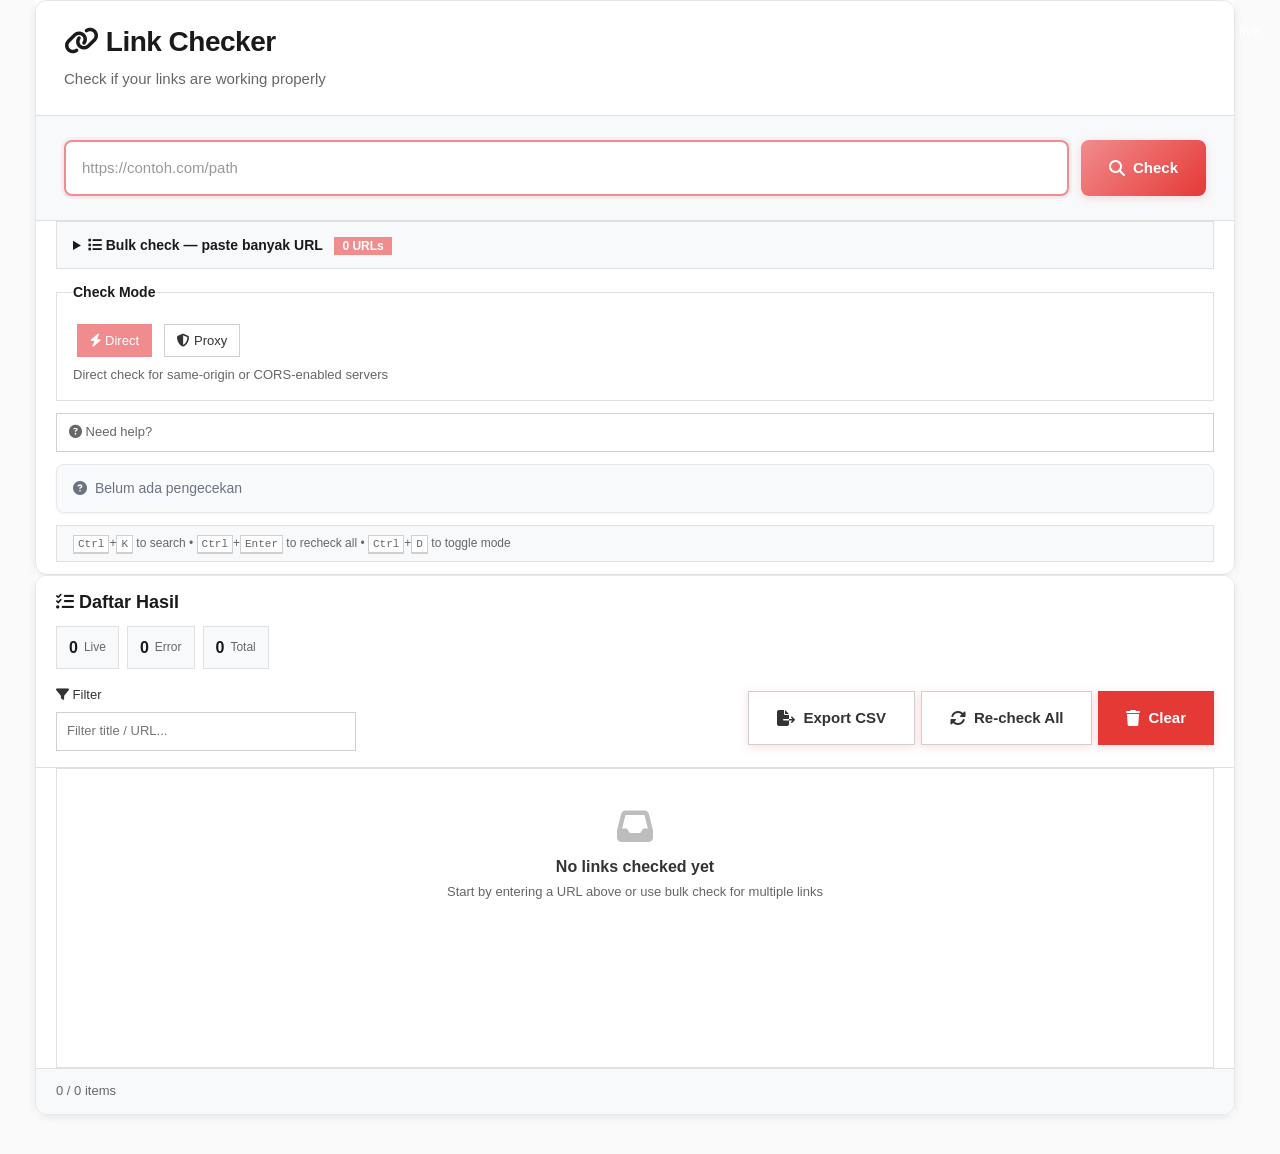
<file: link-checker.html>
<!DOCTYPE html>
<html lang="en">
<head>
  <!-- Favicon -->
  <link rel="icon" type="image/svg+xml" href="favicon.svg">
  <link rel="icon" type="image/png" sizes="32x32" href="favicon-32.png">
  <link rel="icon" type="image/png" sizes="16x16" href="favicon-16.png">
  <link rel="apple-touch-icon" sizes="180x180" href="apple-touch-icon.png">
  
  <!-- Meta Tags -->
  <meta charset="UTF-8">
  <meta name="viewport" content="width=device-width, initial-scale=1.0">
  <meta name="description" content="eDM Helper Link Checker - Check if your links are working">
  <meta name="keywords" content="edm, link, checker, validation, tools">
  <meta name="author" content="eDM Helper">
  
  <!-- CSS -->
  <link rel="stylesheet" href="css/theme.css">
  <link rel="stylesheet" href="css/pages-link-checker.css">
  
  <!-- Preload critical resources -->
  <link rel="preload" href="js/version-config.js" as="script">
  <link rel="preload" href="js/pages-link-checker.js" as="script">
  
  <title>Link Live Checker - eDM Helper</title>
  <meta name="theme-color" content="#E53935" />
  <!-- Font Awesome -->
  <link rel="stylesheet" href="https://cdnjs.cloudflare.com/ajax/libs/font-awesome/6.5.2/css/all.min.css" crossorigin="anonymous"/>
</head>
<body>
  <main id="main-content" role="main">
    <section class="link-checker-section">
      <div class="container">
        <!-- Panel form (sticky) -->
        <section class="panel form-panel" aria-labelledby="checker-title">
        <header class="panel-header">
          <h1 class="title">
            <i class="fa-solid fa-link"></i>
            Link Checker
          </h1>
          <p class="subtitle">Check if your links are working properly</p>
        </header>

        <!-- Input URL Section -->
        <div class="input-section">
          <label for="urlInput" class="visually-hidden">Enter URL to check</label>
          <div class="input-group" role="group">
            <input 
              class="grow" 
              type="url" 
              id="urlInput" 
              placeholder="https://contoh.com/path" 
              aria-describedby="input-help"
              autocomplete="url"
              spellcheck="false"
            />
            <button 
              id="checkBtn" 
              class="btn btn-primary"
              aria-label="Check link status"
              type="button"
            >
              <i class="fa-solid fa-magnifying-glass" aria-hidden="true"></i> 
              <span>Check</span>
            </button>
          </div>
          <div id="input-help" class="sr-only">Press Enter to check the link</div>
        </div>

        <!-- Bulk Check Section -->
        <details class="bulk-wrap" aria-label="Bulk URL checker">
          <summary class="bulk-summary">
            <i class="fa-solid fa-list" aria-hidden="true"></i>
            Bulk check — paste banyak URL
            <span class="badge" id="bulkCount">0 URLs</span>
          </summary>
          <div class="bulk-content">
            <label for="bulk" class="bulk-label">Paste URLs below (one per line):</label>
            <textarea 
              id="bulk" 
              rows="6" 
              placeholder="https://example.com&#10;https://test.com&#10;https://site.com"
              aria-describedby="bulk-help"
              spellcheck="false"
            ></textarea>
            <div id="bulk-help" class="help-text">Maximum 100 URLs per batch</div>
            <div class="bulk-actions" role="group" aria-label="Bulk actions">
              <button 
                id="runBulk" 
                class="btn btn-primary"
                aria-label="Check all URLs"
                type="button"
              >
                <i class="fa-solid fa-table" aria-hidden="true"></i> 
                Check Semua
              </button>
              <button 
                id="clearBulk" 
                class="btn btn-secondary"
                aria-label="Clear all URLs"
                type="button"
              >
                <i class="fa-solid fa-eraser" aria-hidden="true"></i> 
                Clear
              </button>
            </div>
            <div class="table-wrapper" role="region" aria-label="Bulk check results" tabindex="0">
              <table id="tbl" aria-live="polite">
                <thead>
                  <tr>
                    <th scope="col" style="text-align:left">URL</th>
                    <th scope="col" style="width:120px">Status</th>
                  </tr>
                </thead>
                <tbody></tbody>
              </table>
            </div>
          </div>
        </details>

        <!-- Mode Selection -->
        <fieldset class="mode-fieldset" aria-labelledby="mode-label">
          <legend id="mode-label" class="mode-legend">Check Mode</legend>
          <div class="mode" role="radiogroup" aria-labelledby="mode-label">
            <span class="pill">
              <input 
                type="radio" 
                id="mode-direct" 
                name="mode" 
                checked 
                aria-describedby="mode-direct-desc"
              />
              <label for="mode-direct">
                <i class="fa-solid fa-bolt" aria-hidden="true"></i>
                Direct
              </label>
            </span>
            <span class="pill">
              <input 
                type="radio" 
                id="mode-proxy" 
                name="mode"
                aria-describedby="mode-proxy-desc"
              />
              <label for="mode-proxy">
                <i class="fa-solid fa-shield-halved" aria-hidden="true"></i>
                Proxy
              </label>
            </span>
          </div>
          <div class="mode-descriptions">
            <p id="mode-direct-desc" class="mode-description" hidden>
              Direct check for same-origin or CORS-enabled servers
            </p>
            <p id="mode-proxy-desc" class="mode-description">
              Use proxy to bypass CORS restrictions (via r.jina.ai)
            </p>
          </div>
        </fieldset>
        
        <!-- Help Section -->
        <div class="help-section" role="alert" aria-live="polite">
          <button 
            type="button" 
            class="help-toggle" 
            aria-expanded="false"
            aria-controls="help-content"
          >
            <i class="fa-solid fa-circle-question" aria-hidden="true"></i>
            Need help?
          </button>
          <div id="help-content" class="help-content hidden">
            <div class="hint">
              <i class="fa-solid fa-info-circle" aria-hidden="true"></i>
              <strong>Direct mode</strong> works for same-origin requests or servers that allow CORS. 
              If external domains reject CORS, use <strong>Proxy mode</strong> to check via public reader (r.jina.ai).
            </div>
          </div>
        </div>

        <!-- Status Display -->
        <div 
          id="result" 
          class="status wait" 
          role="status" 
          aria-live="polite"
          aria-atomic="true"
        >
          <i class="fa-solid fa-circle-question" aria-hidden="true"></i>
          <span>Belum ada pengecekan</span>
        </div>
        
        <!-- Keyboard Shortcuts Help -->
        <div class="shortcuts-hint" aria-label="Keyboard shortcuts">
          <kbd>Ctrl</kbd>+<kbd>K</kbd> to search • 
          <kbd>Ctrl</kbd>+<kbd>Enter</kbd> to recheck all • 
          <kbd>Ctrl</kbd>+<kbd>D</kbd> to toggle mode
        </div>
      </section>

      <!-- Results Panel -->
      <section class="panel history-panel" aria-labelledby="history-title">
        <header class="history-header">
          <div class="history-title-section">
            <h2 id="history-title" class="history-title">
              <i class="fa-solid fa-list-check" aria-hidden="true"></i> 
              Daftar Hasil
            </h2>
            <div class="stats" aria-live="polite">
              <span class="stat-item">
                <span class="stat-value" id="liveCount">0</span>
                <span class="stat-label">Live</span>
              </span>
              <span class="stat-item">
                <span class="stat-value" id="errorCount">0</span>
                <span class="stat-label">Error</span>
              </span>
              <span class="stat-item">
                <span class="stat-value" id="totalCount">0</span>
                <span class="stat-label">Total</span>
              </span>
            </div>
          </div>

          <div class="history-controls">
            <div class="filter-group">
              <label for="filterInput" class="filter-label">
                <i class="fa-solid fa-filter" aria-hidden="true"></i>
                Filter
              </label>
              <div class="filter-input-wrapper">
                <input 
                  id="filterInput" 
                  type="search" 
                  placeholder="Filter title / URL..." 
                  aria-label="Filter results"
                />
                <button 
                  type="button" 
                  class="filter-clear" 
                  id="filterClear"
                  aria-label="Clear filter"
                  hidden
                >
                  <i class="fa-solid fa-xmark"></i>
                </button>
              </div>
            </div>
            <div class="history-actions" role="group" aria-label="History actions">
              <button 
                id="exportCsv" 
                class="btn btn-outline"
                title="Export CSV (sesuai filter)"
                type="button"
              >
                <i class="fa-solid fa-file-export" aria-hidden="true"></i> 
                Export CSV
              </button>
              <button 
                id="recheckAll" 
                class="btn btn-outline"
                title="Re-check semua"
                type="button"
              >
                <i class="fa-solid fa-rotate" aria-hidden="true"></i> 
                Re-check All
              </button>
              <button 
                id="clearList" 
                class="btn btn-danger"
                title="Hapus semua"
                type="button"
              >
                <i class="fa-solid fa-trash" aria-hidden="true"></i> 
                Clear
              </button>
            </div>
          </div>
        </header>

        <!-- Results List -->
        <div class="results-container">
          <div id="emptyState" class="empty-state" hidden>
            <i class="fa-solid fa-inbox" aria-hidden="true"></i>
            <h3>No links checked yet</h3>
            <p>Start by entering a URL above or use bulk check for multiple links</p>
          </div>
          
          <ul 
            id="historyList" 
            class="history-list" 
            role="list"
            aria-live="polite" 
            aria-relevant="additions removals"
            aria-label="Checked links history"
          ></ul>
        </div>

        <footer class="history-footer">
          <div class="meta">
            <span id="countIndicator" aria-live="polite">0 items</span>
            <span class="auto-check-indicator" id="autoCheckIndicator" hidden>
              <i class="fa-solid fa-clock" aria-hidden="true"></i>
              Auto-checking failed links...
            </span>
          </div>
        </footer>
      </section>
    </div>
  </div>
  </main>

  <!-- Scripts -->
  <script src="js/version-config.js" defer></script>
  <script src="js/pages-link-checker.js" defer></script>
  
  <!-- Enhanced UX Scripts -->
  <script>
    // Help toggle functionality
    document.addEventListener('DOMContentLoaded', () => {
      const helpToggle = document.querySelector('.help-toggle');
      const helpContent = document.getElementById('help-content');
      
      if (helpToggle && helpContent) {
        helpToggle.addEventListener('click', () => {
          const isExpanded = helpToggle.getAttribute('aria-expanded') === 'true';
          helpToggle.setAttribute('aria-expanded', !isExpanded);
          helpContent.hidden = isExpanded;
        });
      }
      
      // Filter clear button
      const filterInput = document.getElementById('filterInput');
      const filterClear = document.getElementById('filterClear');
      
      if (filterInput && filterClear) {
        filterInput.addEventListener('input', () => {
          filterClear.hidden = !filterInput.value;
        });
        
        filterClear.addEventListener('click', () => {
          filterInput.value = '';
          filterClear.hidden = true;
          filterInput.dispatchEvent(new Event('input'));
        });
      }
      
      // Bulk URL counter
      const bulkTextarea = document.getElementById('bulk');
      const bulkCount = document.getElementById('bulkCount');
      
      if (bulkTextarea && bulkCount) {
        bulkTextarea.addEventListener('input', () => {
          const urls = bulkTextarea.value.split(/\n+/).filter(url => url.trim());
          bulkCount.textContent = `${urls.length} URL${urls.length !== 1 ? 's' : ''}`;
        });
      }
      
      // Mode description switcher
      const modeDirect = document.getElementById('mode-direct');
      const modeProxy = document.getElementById('mode-proxy');
      const modeDirectDesc = document.getElementById('mode-direct-desc');
      const modeProxyDesc = document.getElementById('mode-proxy-desc');
      
      function updateModeDescription() {
        if (modeDirect.checked) {
          modeDirectDesc.hidden = false;
          modeProxyDesc.hidden = true;
        } else {
          modeDirectDesc.hidden = true;
          modeProxyDesc.hidden = false;
        }
      }
      
      if (modeDirect && modeProxy) {
        modeDirect.addEventListener('change', updateModeDescription);
        modeProxy.addEventListener('change', updateModeDescription);
        updateModeDescription();
      }
    });
  </script>
</body>
</html>
</file>
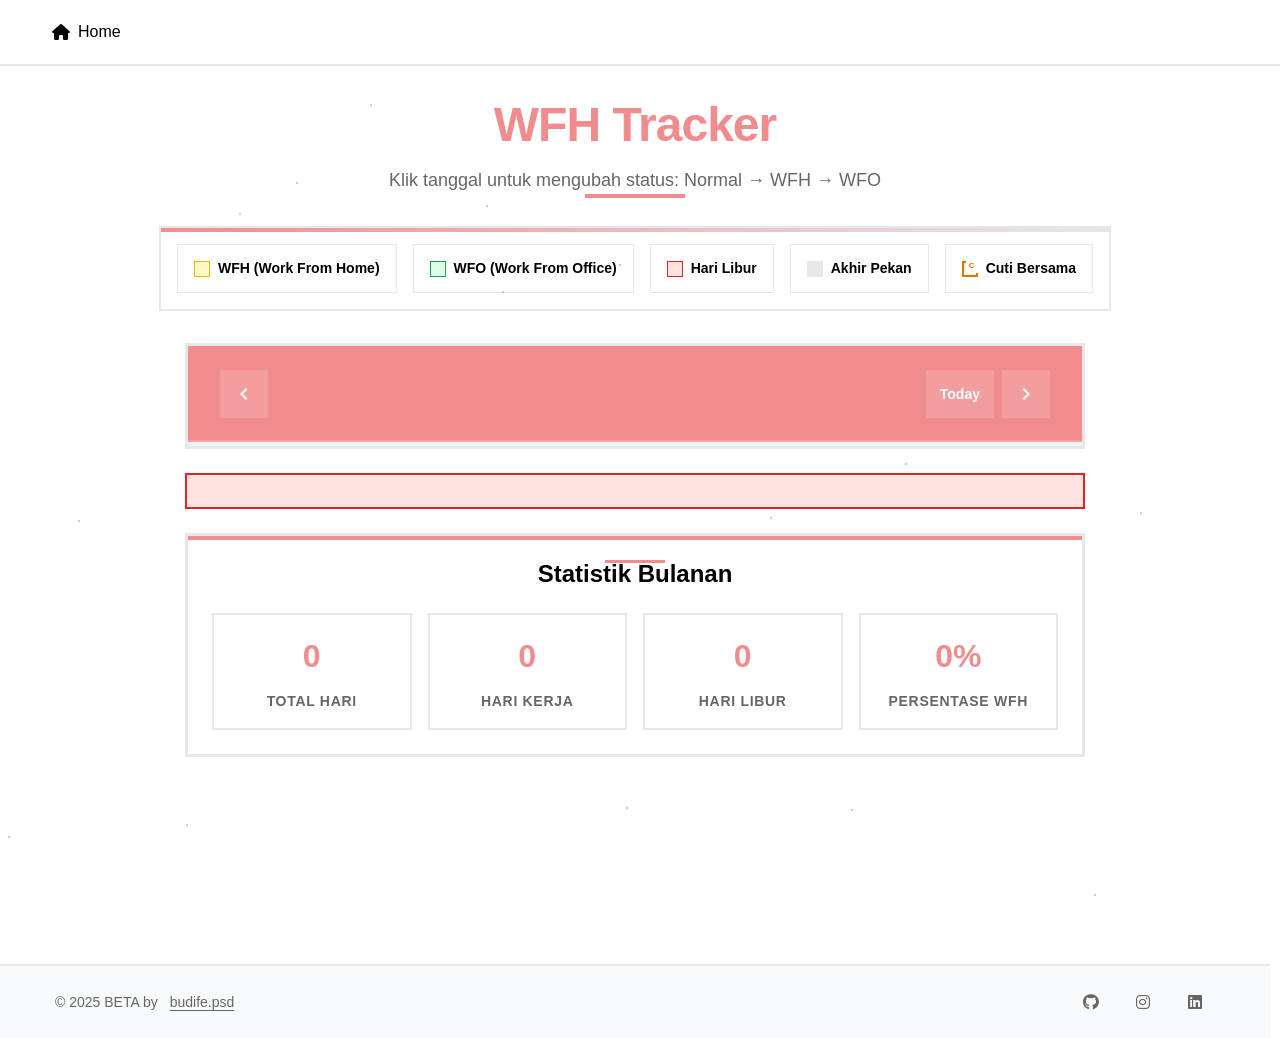
<file: wfh-tracker.html>
<!DOCTYPE html>
<html lang="en">
<head>
  <!-- Favicon -->
  <link rel="icon" type="image/svg+xml" href="favicon.svg">
  <link rel="icon" type="image/png" sizes="32x32" href="favicon-32.png">
  <link rel="icon" type="image/png" sizes="16x16" href="favicon-16.png">
  <link rel="apple-touch-icon" sizes="180x180" href="apple-touch-icon.png">
  
  <!-- Meta Tags -->
  <meta charset="UTF-8">
  <meta name="viewport" content="width=device-width, initial-scale=1.0">
  <meta name="description" content="eDM Helper WFH Tracker - Track your work from home schedule">
  <meta name="keywords" content="edm, wfh, tracker, schedule, remote work">
  <meta name="author" content="eDM Helper">
  
  <!-- CSS -->
  <link rel="stylesheet" href="css/theme.css">
  <link rel="stylesheet" href="css/pages-wfh-tracker.css">
  
  <title>WFH Tracker - eDM Helper</title>
  <meta name="theme-color" content="#0f172a" />
  <!-- Font Awesome - Non-blocking load -->
  <link rel="preload" href="https://cdnjs.cloudflare.com/ajax/libs/font-awesome/6.5.2/css/all.min.css" as="style" onload="this.onload=null;this.rel='stylesheet'">
  <noscript><link rel="stylesheet" href="https://cdnjs.cloudflare.com/ajax/libs/font-awesome/6.5.2/css/all.min.css"></noscript>
</head>
<body>
  <!-- Navigation Bar -->
  <header class="header" role="banner">
    <nav class="nav" role="navigation" aria-label="Main navigation">
      <!-- Home Button -->
      <div class="nav-left">
        <a href="index.html" class="nav-link">
          <i class="fa-solid fa-home"></i>
          <span>Home</span>
        </a>
      </div>
      
      <div class="nav-right">
        <!-- Additional navigation items can be added here -->
      </div>
    </nav>
  </header>

  <main id="main-content" role="main" class="page">
    <div class="container">
      <!-- Page Title -->
      <div class="page-title">
        <h2>WFH Tracker</h2>
        <p>Klik tanggal untuk mengubah status: Normal → WFH → WFO</p>
      </div>
      
      <!-- Legend -->
      <div class="legend">
        <div class="legend-item">
          <div class="legend-color wfh"></div>
          <span class="legend-text">WFH (Work From Home)</span>
        </div>
        <div class="legend-item">
          <div class="legend-color wfo"></div>
          <span class="legend-text">WFO (Work From Office)</span>
        </div>
        <div class="legend-item">
          <div class="legend-color holiday"></div>
          <span class="legend-text">Hari Libur</span>
        </div>
        <div class="legend-item">
          <div class="legend-color weekend"></div>
          <span class="legend-text">Akhir Pekan</span>
        </div>
        <div class="legend-item">
          <div class="legend-color" style="background: var(--warning-bg); border: 2px solid var(--warning); position: relative;">
            <span style="position: absolute; top: -2px; right: -2px; font-size: 8px; font-weight: bold; color: var(--warning); background: white; width: 12px; height: 12px; display: flex; align-items: center; justify-content: center;">C</span>
          </div>
          <span class="legend-text">Cuti Bersama</span>
        </div>
      </div>
      
      <div class="stars" id="stars"></div>
      <div class="calendar">
        <div class="calendar-header">
            <button id="prev-month">
              <svg viewBox="0 0 24 24" xmlns="http://www.w3.org/2000/svg">
                <path d="M15.41 16.59L10.83 12l4.58-4.59L14 6l-6 6 6 6 1.41-1.41z"/>
              </svg>
            </button>
            <h1 id="month-year"></h1>
            <div class="header-buttons">
              <button id="today-btn" title="Go to Today">Today</button>
              <button id="next-month">
                <svg viewBox="0 0 24 24" xmlns="http://www.w3.org/2000/svg">
                  <path d="M8.59 16.59L13.17 12 8.59 7.41 10 6l6 6-6 6-1.41-1.41z"/>
                </svg>
              </button>
            </div>
          </div>
          <div id="calendar-days" class="days"></div>
        </div>
        <div id="holiday-description" class="holiday-description"></div>
        
        <!-- Summary Statistics -->
        <div class="summary-stats">
          <h3>Statistik Bulanan</h3>
          <div class="stats-grid">
            <div class="stat-item">
              <div class="stat-value" id="total-days">0</div>
              <div class="stat-label">Total Hari</div>
            </div>
            <div class="stat-item">
              <div class="stat-value" id="work-days">0</div>
              <div class="stat-label">Hari Kerja</div>
            </div>
            <div class="stat-item">
              <div class="stat-value" id="holidays-count">0</div>
              <div class="stat-label">Hari Libur</div>
            </div>
            <div class="stat-item">
              <div class="stat-value" id="wfh-percentage">0%</div>
              <div class="stat-label">Persentase WFH</div>
            </div>
          </div>
        </div>
    </div>
  </main>

  <!-- Footer -->
  <footer class="footer" role="contentinfo">
    <div class="container">
      <div class="footer-content">
        <div class="footer-left">
          <p class="footer-text">
            &copy; <span id="footer-year">2025</span> eDM Helper <span class="footer-version" data-version>v1.0.0</span>. 
            Built with <i class="fa-solid fa-heart"></i> for developers.
          </p>
        </div>
        <div class="footer-right">
          <nav class="footer-links" aria-label="Social media links">
            <a href="https://github.com/budifelt" target="_blank" class="footer-link" aria-label="GitHub">
              <i class="fa-brands fa-github"></i>
            </a>
            <a href="https://instagram.com/budife.psd/" target="_blank" class="footer-link" aria-label="Instagram">
              <i class="fa-brands fa-instagram"></i>
            </a>
            <a href="https://linkedin.com/in/budifelt/" target="_blank" class="footer-link" aria-label="LinkedIn">
              <i class="fa-brands fa-linkedin"></i>
            </a>
          </nav>
        </div>
      </div>
    </div>
  </footer>

<script src="js/footer.js" defer></script>
<script src="js/version-config.js" defer></script>
<script src="js/pages-wfh-tracker.js" defer></script>
</body>
</html>
</file>
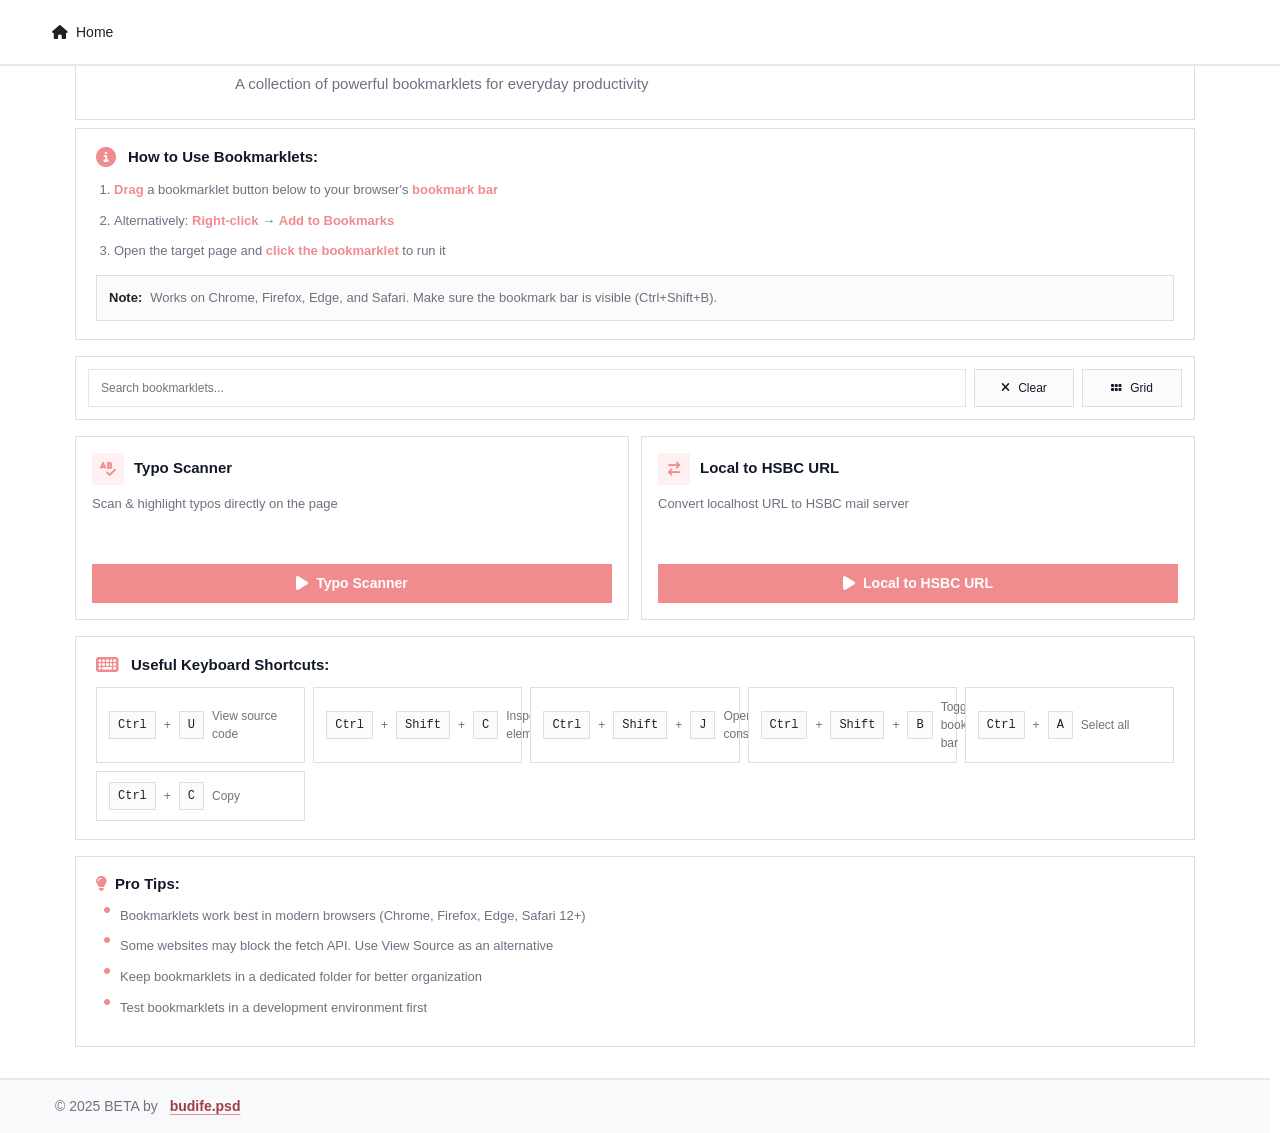
<file: tools/bookmarklet.html>
<!DOCTYPE html>
<html lang="en">
<head>
  <!-- Favicon -->
  <link rel="icon" type="image/svg+xml" href="../favicon.svg">
  <link rel="icon" type="image/png" href="../favicon.png">
  
  <!-- Meta Tags -->
  <meta charset="UTF-8">
  <meta name="viewport" content="width=device-width, initial-scale=1.0">
  <meta name="description" content="BETA Bookmarklet - Browser tools for email marketing">
  <meta name="keywords" content="edm, bookmarklet, browser, tools, marketing">
  <meta name="author" content="BETA">
  
  <!-- CSS -->
  <link rel="stylesheet" href="../css/tokens.css?v=6.16.27">
  <link rel="stylesheet" href="../css/theme.css?v=6.16.28">
  <link rel="stylesheet" href="../css/pages-bookmarklet.css?v=6.16.27">
  <link rel="stylesheet" href="../css/controls.css?v=6.16.39">
  
  <title>Bookmarklet - BETA</title>
  <meta name="theme-color" content="#0f172a" />
  <!-- Font Awesome - Non-blocking load -->
  <link rel="preload" href="https://cdnjs.cloudflare.com/ajax/libs/font-awesome/6.5.2/css/all.min.css" as="style" onload="this.onload=null;this.rel='stylesheet'">
  <noscript><link rel="stylesheet" href="https://cdnjs.cloudflare.com/ajax/libs/font-awesome/6.5.2/css/all.min.css"></noscript>
</head>
<body>
  <!-- Initial State Script - Removed -->
  
  <header class="header" role="banner">
    <nav class="nav" role="navigation" aria-label="Main navigation">
      <!-- Home Button -->
      <div class="nav-left">
        <a href="../index.html" class="nav-link">
          <i class="fa-solid fa-home"></i>
          <span>Home</span>
        </a>
      </div>
      
      <div class="nav-right">
        <!-- Additional navigation items can be added here -->
      </div>
    </nav>
  </header>

  <main id="main-content" role="main">
    <section class="bookmarklet-section">
      <div class="container">
        <div class="page-header">
          <div class="page-header-content">
            <h1>
              <i class="fa-solid fa-bookmark"></i>
              BETA Bookmarklets
            </h1>
            <p class="subtitle">A collection of powerful bookmarklets for everyday productivity</p>
          </div>
        </div>
        
        <!-- Quick Guide -->
        <div class="instructions">
            <h3><i class="fa-solid fa-circle-info"></i> How to Use Bookmarklets:</h3>
            <ol>
                <li><strong>Drag</strong> a bookmarklet button below to your browser's <strong>bookmark bar</strong></li>
                <li>Alternatively: <strong>Right-click</strong> → <strong>Add to Bookmarks</strong></li>
                <li>Open the target page and <strong>click the bookmarklet</strong> to run it</li>
            </ol>
            <div class="browser-notes">
                <p><strong>Note:</strong> Works on Chrome, Firefox, Edge, and Safari. Make sure the bookmark bar is visible (Ctrl+Shift+B).</p>
            </div>
        </div>

        <!-- Search/Filter Section -->
        <div class="bookmarklet-filter">
            <input type="text" class="bookmarklet-search" placeholder="Search bookmarklets..." id="bookmarkletSearch">
            <button class="bookmarklet-filter-btn" onclick="clearSearch()">
                <i class="fa-solid fa-times"></i>
                Clear
            </button>
            <button class="bookmarklet-filter-btn" onclick="toggleView()">
                <i class="fa-solid fa-grip"></i>
                Grid
            </button>
        </div>

        <!-- Bookmarklets Grid -->
        <div class="bookmarklets-grid" id="bookmarkletsGrid">
            <!-- Typo Scanner -->
            <div class="bookmarklet-card">
                <div class="bookmarklet-header">
                    <i class="fa-solid fa-spell-check"></i>
                    <h3>Typo Scanner</h3>
                </div>
                <p>Scan & highlight typos directly on the page</p>
                <a href="javascript:(function(){if(window.__typoScannerRunning){return;}window.__typoScannerRunning=true;function showToast(msg){var t=document.createElement('div');t.style.cssText='position:fixed;top:20px;right:20px;background:#333;color:white;padding:12px 20px;border-radius:4px;z-index:100000;font-family:Arial,sans-serif;font-size:14px;box-shadow:0 4px 12px rgba(0,0,0,0.3);transition:opacity 0.3s';t.textContent=msg;document.body.appendChild(t);setTimeout(function(){t.style.opacity='0';setTimeout(function(){t.remove()},300);},3000);}var typos={teh:'the',adn:'and',recieve:'receive',beleive:'believe',occured:'occurred',untill:'until',wich:'which',begining:'beginning',neccessary:'necessary',seperate:'separate',definately:'definitely',comming:'coming',sucess:'success',thier:'their',tommorow:'tomorrow',writting:'writing',adna:'adalah',bekeja:'bekerja',meblokir:'memblokir',beberap:'beberapa',foldr:'folder',fetc:'fetch',websit:'website',doker:'dokter',karna:'karena',makasih:'makasih',mantapp:'mantap',bismillahh:'bismillah',insyaallah:'insyaallah',mashaallah:'mashaallah',subhanallah:'subhanallah',alhamdulillah:'alhamdulillah',jazakallah:'jazakallah',wassalam:'wassalam',assalamualaikum:'assalamualaikum',terimakasih:'terima kasih',sedangg:'sedang',sudahh:'sudah',yangg:'yang',yukk:'yuk',hallo:'halo',heppi:'happy',programmerr:'programmer',webhookk:'webhook',javascriptt:'javascript',servernyaa:'servernya',emailnya:'emailnya',platformnya:'platformnya',notifnya:'notifikasi',jabatanx:'jabatan',kotlinx:'kotlin',kirimann:'kirim',gambarr:'gambar',gambarrr:'gambar',informasii:'informasi',fungsii:'fungsi',kualitasnyaa:'kualitasnya',praktikan:'praktikan',responsenya:'responsenya',implementasi:'implementasi',dependensi:'dependensi',konfigurasi:'konfigurasi',inisialisasi:'inisialisasi',otentikasi:'otentikasi',otorisasi:'otorisasi',eksekusi:'eksekusi',aplikasinya:'aplikasinya',fungsinya:'fungsinya',arsitektur:'arsitektur',infrastruktur:'infrastruktur',debugging:'debugging',deployment:'deployment',repository:'repository',environment:'environment',refactoring:'refactoring'};var count=0;var found=[];var walker=document.createTreeWalker(document.body,NodeFilter.SHOW_TEXT,null,false);var nodes=[];while(walker.nextNode()){var p=walker.currentNode.parentNode;if(p&&p.tagName!=='SCRIPT'&&p.tagName!=='STYLE'&&!p.classList.contains('typo-highlight')){nodes.push(walker.currentNode);}}nodes.forEach(function(node){var text=node.nodeValue;if(!text||!text.trim())return;var words=text.split(/(\s+)/);for(var i=0;i<words.length;i++){var w=words[i];if(!w.trim())continue;var clean=w.replace(/[^a-zA-Z0-9]/g,'').toLowerCase();if(clean.length<3)continue;for(var typo in typos){if(clean===typo){var span=document.createElement('span');span.style.cssText='background:#fef08a;border-bottom:2px wavy red;padding:0 2px;border-radius:2px;cursor:pointer;position:relative';span.textContent=w;span.title='Typo: '+typo+' -> '+typos[typo];span.className='typo-highlight';count++;found.push(typo+' -> '+typos[typo]);var parent=node.parentNode;if(parent){parent.replaceChild(span,node);}break;}}}});if(count>0){var output='Typos Found ('+count+'):\n\n'+found.join('\n');console.log(output);if(navigator.clipboard&&window.isSecureContext){navigator.clipboard.writeText(output).then(function(){showToast('Found '+count+' typos (copied!)');});}else{showToast('Found '+count+' typos');}var style=document.createElement('style');style.textContent='.typo-highlight:hover::after{content:attr(title);position:absolute;bottom:100%;left:0;background:#333;color:#fff;padding:4px 8px;border-radius:4px;font-size:12px;white-space:nowrap;z-index:100001}';document.head.appendChild(style);}else{showToast('No typos found!');}window.__typoScannerRunning=false;})();"
                   class="bookmarklet-btn"
                   draggable="true"
                   data-tool="Typo Scanner">
                    <i class="fa-solid fa-play"></i>
                    <span class="btn-text">Typo Scanner</span>
                </a>
            </div>

            <!-- Local to HSBC URL Converter -->
            <div class="bookmarklet-card">
                <div class="bookmarklet-header">
                    <i class="fa-solid fa-arrow-right-arrow-left"></i>
                    <h3>Local to HSBC URL</h3>
                </div>
                <p>Convert localhost URL to HSBC mail server</p>
                <a href="javascript:(function(){function showToast(msg,type){const toast=document.createElement('div');toast.style.cssText='position:fixed;top:20px;right:20px;background:#333;color:white;padding:12px 20px;border-radius:4px;z-index:10000;animation:slideIn 0.3s ease';toast.textContent=msg;document.body.appendChild(toast);setTimeout(()=>toast.remove(),3000);}const currentUrl=window.location.href;if(currentUrl.includes('127.0.0.1:5500')){const newUrl=currentUrl.replace('http://127.0.0.1:5500','https://mail.hsbc.com.hk/id');if(navigator.clipboard&&window.isSecureContext){navigator.clipboard.writeText(newUrl).then(()=>{showToast('\u2705 URL copied!','success');}).catch(()=>{fallbackCopy(newUrl);});}else{fallbackCopy(newUrl);}function fallbackCopy(text){const ta=document.createElement('textarea');ta.value=text;ta.style.position='fixed';ta.style.left='-9999px';document.body.appendChild(ta);ta.focus();ta.select();try{document.execCommand('copy');showToast('\u2705 URL copied!','success');}catch(err){console.error('Gagal menyalin:',err);prompt('Copy manual URL:',text);}document.body.removeChild(ta);}}else{showToast('\u274c URL tidak mengandung 127.0.0.1:5500','error');}const style=document.createElement('style');style.textContent='@keyframes slideIn{from{transform:translateX(100%);opacity:0}to{transform:translateX(0);opacity:1}}';document.head.appendChild(style);})();"; 
                   class="bookmarklet-btn" 
                   draggable="true"
                   data-tool="Local to HSBC URL">
                    <i class="fa-solid fa-play"></i>
                    <span class="btn-text">Local to HSBC URL</span>
                </a>
            </div>
        </div>

        <!-- No Results Message -->
        <div class="no-results" id="noResults">
            <i class="fa-solid fa-search"></i>
            <p>No bookmarklets found</p>
            <p style="font-size: var(--font-size-sm); margin-top: var(--space-2);">Try another search term</p>
        </div>

        <!-- Keyboard Shortcuts -->
        <div class="instructions">
            <h3><i class="fa-solid fa-keyboard"></i> Useful Keyboard Shortcuts:</h3>
            <div class="shortcuts-grid">
                <div class="shortcut-item">
                    <kbd>Ctrl</kbd> + <kbd>U</kbd>
                    <span>View source code</span>
                </div>
                <div class="shortcut-item">
                    <kbd>Ctrl</kbd> + <kbd>Shift</kbd> + <kbd>C</kbd>
                    <span>Inspect element</span>
                </div>
                <div class="shortcut-item">
                    <kbd>Ctrl</kbd> + <kbd>Shift</kbd> + <kbd>J</kbd>
                    <span>Open console</span>
                </div>
                <div class="shortcut-item">
                    <kbd>Ctrl</kbd> + <kbd>Shift</kbd> + <kbd>B</kbd>
                    <span>Toggle bookmark bar</span>
                </div>
                <div class="shortcut-item">
                    <kbd>Ctrl</kbd> + <kbd>A</kbd>
                    <span>Select all</span>
                </div>
                <div class="shortcut-item">
                    <kbd>Ctrl</kbd> + <kbd>C</kbd>
                    <span>Copy</span>
                </div>
            </div>
        </div>

        <!-- Tips Section -->
        <div class="tips-section">
            <h3><i class="fa-solid fa-lightbulb"></i> Pro Tips:</h3>
            <ul>
                <li>Bookmarklets work best in modern browsers (Chrome, Firefox, Edge, Safari 12+)</li>
                <li>Some websites may block the fetch API. Use View Source as an alternative</li>
                <li>Keep bookmarklets in a dedicated folder for better organization</li>
                <li>Test bookmarklets in a development environment first</li>
            </ul>
        </div>
      </div>
    </section>
  </main>

  <!-- Footer -->
  <footer class="footer" role="contentinfo">
    <div class="container">
      <div class="footer-content">
        <div class="footer-left">
          <p class="footer-text">&copy; <span id="footer-year">2025</span> BETA by <a href="https://www.linkedin.com/in/budife/" target="_blank" rel="noopener noreferrer" data-tooltip="Meet the Maker" aria-label="Meet the Maker">budife.psd</a></p>
        </div>
        <div class="footer-right">
        </div>
      </div>
    </div>
  </footer>

  <!-- Settings Modal -->
  <div id="settings-container"></div>

<script src="../js/footer.js" defer></script>
  <script src="../js/version-config.js?v=6.16.39" defer></script>
<!-- All functionality in one inline script -->
<script>
// Search functionality
document.addEventListener('DOMContentLoaded', function() {
    if (new URLSearchParams(window.location.search).get('embed') === '1') {
        document.body.classList.add('is-embedded');
    }

    const searchInput = document.getElementById('bookmarkletSearch');
    const cards = document.querySelectorAll('.bookmarklet-card');

    if (searchInput) {
        searchInput.addEventListener('input', function(e) {
            const term = e.target.value.toLowerCase();
            cards.forEach(card => {
                const title = card.querySelector('h3').textContent.toLowerCase();
                const desc = card.querySelector('p').textContent.toLowerCase();
                card.style.display = (title.includes(term) || desc.includes(term)) ? '' : 'none';
            });
        });
    }

    // Add drag event listeners to bookmarklet buttons
    const bookmarkletBtns = document.querySelectorAll('.bookmarklet-btn');
    bookmarkletBtns.forEach(btn => {
        btn.addEventListener('dragstart', function(e) {
            const toolName = this.getAttribute('data-tool');
            showToast(`Dragging ${toolName}...`, 'info', 2000);
        });

        btn.addEventListener('dragend', function(e) {
            const toolName = this.getAttribute('data-tool');
            showToast(`${toolName} ready! Add to your bookmarks bar.`, 'success', 3000);
        });
    });
});

// Global functions for onclick
function clearSearch() {
    const search = document.getElementById('bookmarkletSearch');
    if (search) {
        search.value = '';
        search.dispatchEvent(new Event('input'));
        showToast('Search cleared', 'info', 1500);
    }
}

function toggleView() {
    const grid = document.getElementById('bookmarkletsGrid');
    const btn = document.querySelector('.bookmarklet-filter-btn:last-child');
    if (grid && btn) {
        grid.classList.toggle('list-view');
        const isListView = grid.classList.contains('list-view');
        btn.innerHTML = isListView ? 
            '<i class="fa-solid fa-list"></i> List' : 
            '<i class="fa-solid fa-grip"></i> Grid';
        // Removed toast notification for better performance
    }
}

// Toast notification function - Only for button success
function showToast(message, type = 'success', duration = 3000) {
    // Only show toast for button-related success messages
    if (type !== 'success' || (!message.toLowerCase().includes('copied') && !message.toLowerCase().includes('clipboard'))) {
        return;
    }
    
    // Create toast container if it doesn't exist
    let container = document.querySelector('.toast-container');
    if (!container) {
        container = document.createElement('div');
        container.className = 'toast-container button-toast'; // Add button-toast class
        document.body.appendChild(container);
    }

    // Create toast element
    const toast = document.createElement('div');
    toast.className = `toast ${type}`;
    
    // Icon mapping
    const icons = {
        success: 'fa-check-circle',
        error: 'fa-exclamation-circle',
        warning: 'fa-exclamation-triangle',
        info: 'fa-info-circle'
    };

    toast.innerHTML = `
        <i class="fa-solid ${icons[type]} toast-icon"></i>
        <div class="toast-content">
            <div class="toast-message">${message}</div>
        </div>
        <button class="toast-close" onclick="this.parentElement.remove()">
            <i class="fa-solid fa-times"></i>
        </button>
    `;

    // Add to container
    container.appendChild(toast);

    // Trigger animation
    setTimeout(() => toast.classList.add('show'), 10);

    // Auto remove
    setTimeout(() => {
        toast.classList.remove('show');
        setTimeout(() => toast.remove(), 300);
    }, duration);
}

</script>
</body>
</html>
</file>
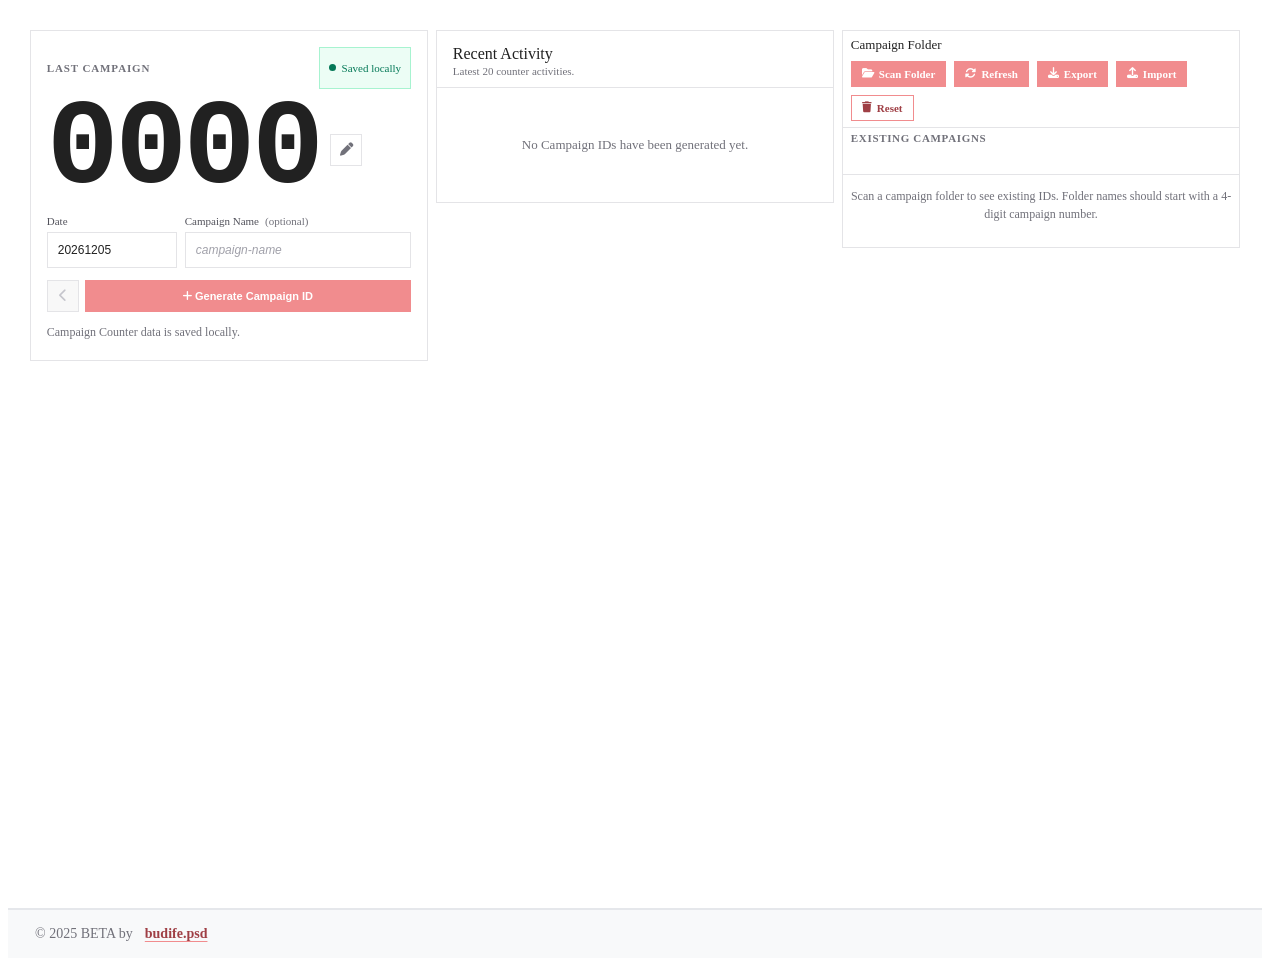
<file: tools/campaign-counter.html>
<!DOCTYPE html>
<html lang="en">
<head>
  <!-- Favicon -->
  <link rel="icon" type="image/svg+xml" href="../favicon.svg">
  <link rel="icon" type="image/png" href="../favicon.png">
  
  <!-- Meta Tags -->
  <meta charset="UTF-8">
  <meta name="viewport" content="width=device-width, initial-scale=1.0">
  <meta name="description" content="BETA Campaign Counter - Track your email campaign performance">
  <meta name="keywords" content="edm, campaign, counter, analytics, marketing">
  <meta name="author" content="BETA">
  
  
  <!-- CSS -->
  <link rel="stylesheet" href="../css/tokens.css?v=6.16.27">
  <link rel="stylesheet" href="../css/theme.css?v=6.16.28">
 <link rel="stylesheet" href="../css/pages-campaign-counter.css?v=1.7.3">
  <link rel="stylesheet" href="../css/controls.css?v=6.16.39">
  
  <title>Campaign Counter - BETA</title>
  <meta name="theme-color" content="#0f172a" />
  <!-- Font Awesome - Non-blocking load -->
  <link rel="preload" href="https://cdnjs.cloudflare.com/ajax/libs/font-awesome/6.5.2/css/all.min.css" as="style" onload="this.onload=null;this.rel='stylesheet'">
  <noscript><link rel="stylesheet" href="https://cdnjs.cloudflare.com/ajax/libs/font-awesome/6.5.2/css/all.min.css"></noscript>
  
</head>
<body>
  <main id="main-content" role="main">
    <section class="campaign-section">
      <div class="container">
        <section class="campaign-counter-page" aria-label="Campaign Counter">
          <div class="counter-workspace">
            <section class="counter-card counter-summary" aria-labelledby="last-campaign-label">
              <div class="counter-summary-top">
                <p class="counter-summary-label" id="last-campaign-label">Last Campaign</p>
              <span class="counter-connection-status" id="counter-connection-status" role="status">Saved locally</span>
              </div>
              <div class="counter-last-row">
                <output class="counter-last-id" id="counter-last-id">----</output>
                <button class="counter-edit" id="edit-last-campaign" type="button" aria-label="Set next Campaign ID" title="Set next Campaign ID" disabled>
                  <i class="fa-solid fa-pen" aria-hidden="true"></i>
                </button>
              </div>
              <div class="counter-input-group">
                <label class="counter-field counter-field--date" for="campaign-date-input">
                  <span class="counter-field-label">Date</span>
                  <input id="campaign-date-input" type="text" maxlength="8" placeholder="YYYYMMDD" autocomplete="off">
                </label>
                <label class="counter-field counter-field--name" for="campaign-name-input">
                  <span class="counter-field-label">Campaign Name <span class="counter-field-hint">(optional)</span></span>
                  <input id="campaign-name-input" type="text" maxlength="80" placeholder="campaign-name" autocomplete="off">
                </label>
              </div>
              <div class="counter-actions">
                <button class="counter-step-back" id="step-back-campaign" type="button" aria-label="Set Last Campaign back by one" title="Set Last Campaign back by one" disabled>
                  <i class="fa-solid fa-chevron-left" aria-hidden="true"></i>
                </button>
                <button class="counter-generate" id="generate-campaign" type="button" disabled>
                  <i class="fa-solid fa-plus" aria-hidden="true"></i> Generate Campaign ID
                </button>
              </div>
              <p class="counter-message" id="counter-message" role="status" aria-live="polite">Campaign Counter data is saved locally.</p>
            </section>

            <section class="counter-card counter-activity" aria-labelledby="recent-activity-title">
              <header class="activity-heading">
                <h2 id="recent-activity-title">Recent Activity</h2>
              <p>Latest 20 counter activities.</p>
              </header>
              <div class="activity-list" id="activity-list" aria-live="polite">
                <p class="activity-empty">Loading activity...</p>
              </div>
            </section>

            <section class="counter-card counter-folder" aria-labelledby="folder-panel-title">
              <header class="folder-heading">
                <h2 id="folder-panel-title">Campaign Folder</h2>
                <div class="folder-actions">
                  <button class="counter-folder-btn" id="pick-folder" type="button">
                    <i class="fa-solid fa-folder-open" aria-hidden="true"></i> <span id="folder-btn-label">Scan Folder</span>
                  </button>
                  <button class="counter-folder-btn" id="refresh-folder" type="button" title="Reload local data">
                    <i class="fa-solid fa-rotate" aria-hidden="true"></i> <span>Refresh</span>
                  </button>
                  <button class="counter-folder-btn" id="export-backup" type="button" title="Export JSON backup">
                    <i class="fa-solid fa-download" aria-hidden="true"></i> <span>Export</span>
                  </button>
                  <button class="counter-folder-btn" id="import-backup" type="button" title="Import JSON backup">
                    <i class="fa-solid fa-upload" aria-hidden="true"></i> <span>Import</span>
                  </button>
                  <button class="counter-folder-btn counter-folder-btn--reset" id="reset-folder" type="button">
                    <i class="fa-solid fa-trash" aria-hidden="true"></i> <span>Reset</span>
                  </button>
                </div>
              </header>
              <div class="folder-list" id="folder-list" hidden>
                <p class="folder-list-heading">Existing Campaigns <span class="folder-count" id="folder-count"></span></p>
                <div class="folder-items" id="folder-items"></div>
              </div>
              <p class="folder-empty" id="folder-empty">Scan a campaign folder to see existing IDs. Folder names should start with a 4-digit campaign number.</p>
            </section>
          </div>
        </section>
      </div>
    </section>
  </main>

  <dialog class="welcome-dialog" id="welcome-dialog" aria-labelledby="welcome-title">
    <form id="welcome-form" method="dialog">
      <span class="counter-eyebrow">Welcome</span>
      <h2 id="welcome-title">Welcome to BETA</h2>
      <p>Before using Campaign Counter, please enter your name.</p>
      <label for="username-input">Name
        <input id="username-input" type="text" autocomplete="name" maxlength="80" required>
      </label>
      <label class="remember-name" for="remember-username">
        <input id="remember-username" type="checkbox" checked>
        Remember this device
      </label>
      <button type="submit">Continue</button>
    </form>
  </dialog>

  <dialog class="manual-dialog" id="manual-dialog" aria-labelledby="manual-title">
    <form id="manual-form" method="dialog">
      <span class="counter-eyebrow">Manual adjustment</span>
      <h2 id="manual-title">Set Next Campaign ID</h2>
      <p>Current Last Campaign <strong id="manual-current-id">----</strong></p>
      <label for="manual-next-id">Next Campaign ID
        <input id="manual-next-id" type="text" inputmode="numeric" maxlength="4" placeholder="0100" required>
      </label>
      <label for="manual-reason">Reason <span>(optional)</span>
        <input id="manual-reason" type="text" maxlength="240" placeholder="Reason for adjustment">
      </label>
      <p class="manual-error" id="manual-error" role="alert"></p>
      <div class="manual-actions">
        <button class="manual-cancel" id="manual-cancel" type="button">Cancel</button>
        <button class="manual-save" id="manual-save" type="submit">Save</button>
      </div>
    </form>
  </dialog>

  <!-- Footer -->
  <footer class="footer" role="contentinfo">
    <div class="container">
      <div class="footer-content">
        <div class="footer-left">
          <p class="footer-text">&copy; <span id="footer-year">2025</span> BETA by <a href="https://www.linkedin.com/in/budife/" target="_blank" rel="noopener noreferrer" data-tooltip="Meet the Maker" aria-label="Meet the Maker">budife.psd</a></p>
        </div>
        <div class="footer-right">
        </div>
      </div>
    </div>
  </footer>

  <div id="tooltip-portal" aria-hidden="true"></div>
  <input id="import-backup-input" type="file" accept="application/json,.json" hidden>
  <script src="../js/footer.js?v=6.16.19" defer></script>
  <script src="../js/version-config.js?v=6.16.39" defer></script>
  <script src="../js/campaign-counter-local.js?v=6.16.20" defer></script>
 <script src="../js/pages-campaign-counter.js?v=1.7.4" defer></script>
</body>
</html>
</file>
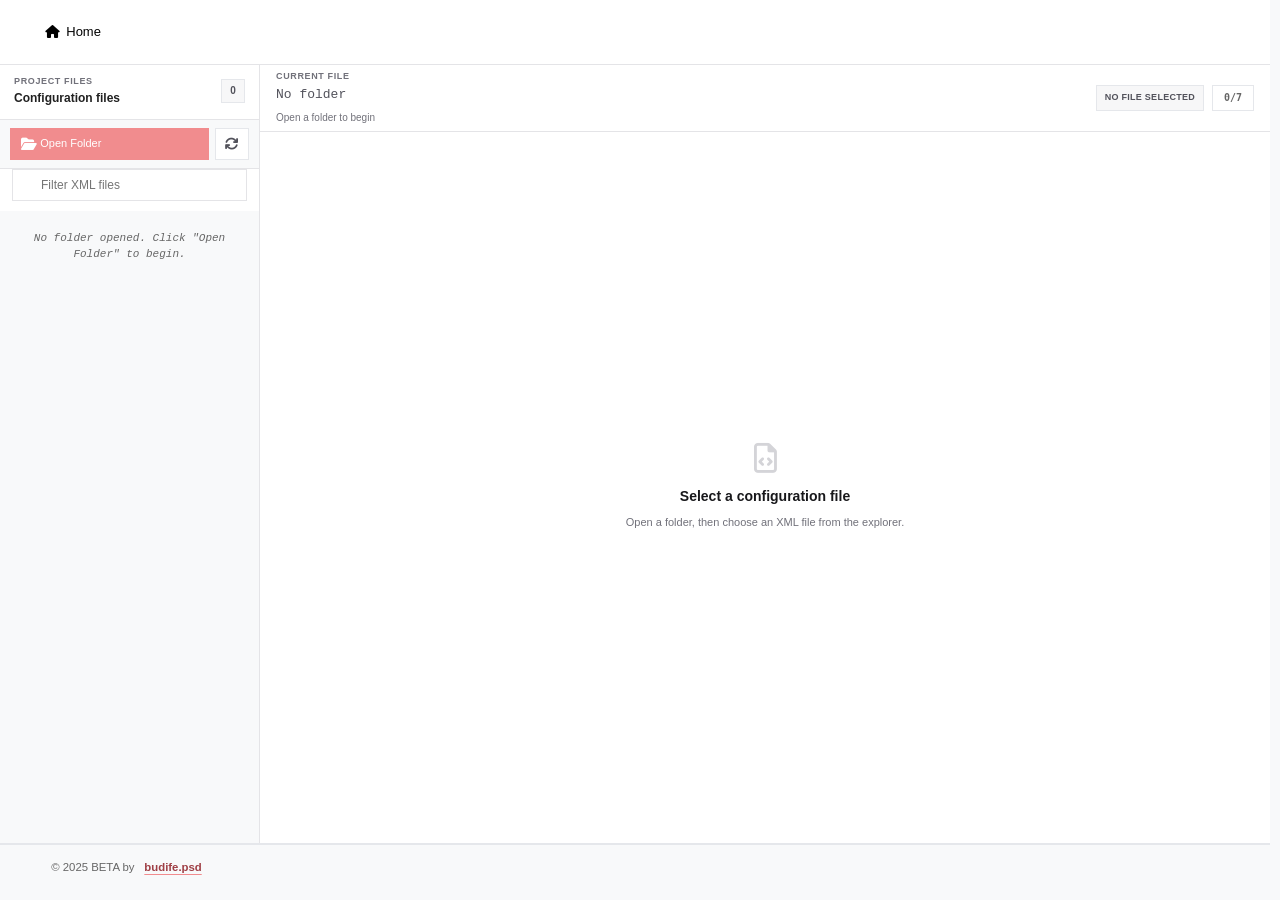
<file: tools/config.html>
<!DOCTYPE html>

<html lang="en">

<head>

  <!-- Favicon -->

  <link rel="icon" type="image/svg+xml" href="../favicon.svg">
  <link rel="icon" type="image/png" href="../favicon.png">




  

  <!-- Meta Tags -->

  <meta charset="UTF-8">

  <meta name="viewport" content="width=device-width, initial-scale=1.0">

  <meta name="description" content="BETA Configuration - Configure your marketing tools">

  <meta name="keywords" content="edm, config, settings, marketing, tools">

  <meta name="author" content="BETA">

  

  <!-- CSS -->
  <link rel="stylesheet" href="../css/tokens.css?v=6.16.27">
  <link rel="stylesheet" href="../css/theme.css?v=6.16.28">
  <link rel="stylesheet" href="../css/pages-config.css?v=6.16.19">
  <link rel="stylesheet" href="../css/controls.css?v=6.16.39">

  <title>Config eDM - BETA</title>
  <meta name="theme-color" content="#0f172a" />

  <!-- Font Awesome - Non-blocking load -->
  <link rel="preload" href="https://cdnjs.cloudflare.com/ajax/libs/font-awesome/6.5.2/css/all.min.css" as="style" onload="this.onload=null;this.rel='stylesheet'">
  <noscript><link rel="stylesheet" href="https://cdnjs.cloudflare.com/ajax/libs/font-awesome/6.5.2/css/all.min.css"></noscript>

</head>

<body>

  <!-- Navigation Bar -->
  <header class="header" role="banner">
    <nav class="nav" role="navigation" aria-label="Main navigation">
      <!-- Home Button -->
      <div class="nav-left">
        <a href="../index.html" class="nav-link">
          <i class="fa-solid fa-home"></i>
          <span>Home</span>
        </a>
      </div>
      
      <div class="nav-right">
        <!-- Additional navigation items can be added here -->
      </div>
    </nav>
  </header>

  <main id="main-content" role="main">
  <div class="layout">
  <div class="container">

    <aside class="sidebar flex flex-col">

      <div class="sidebar-title">
        <div>
          <span class="panel-eyebrow">Project files</span>
          <strong>Configuration files</strong>
        </div>
        <span id="fileCountBadge" class="file-count-badge">0</span>
      </div>

      <div class="sidebar-header">

        <button id="openFolderBtn" class="btn" title="Open Folder">

          <i class="fa-solid fa-folder-open"></i> Open Folder

        </button>

        <button id="refreshTreeBtn" class="btn secondary" title="Refresh">

          <i class="fa-solid fa-refresh"></i>

        </button>

      </div>

      <div class="file-filter">
        <i class="fa-solid fa-magnifying-glass" aria-hidden="true"></i>
        <input id="fileTreeFilter" type="search" placeholder="Filter XML files" aria-label="Filter configuration files">
      </div>

      <div class="sidebar-body flex-1">

        <div id="fileTree" class="file-tree"></div>

      </div>

      <div class="resize-handle" id="resizeHandle"></div>

    </aside>

    <section class="content flex-1">

      <div class="content-header">

        <div class="file-context">
          <span class="panel-eyebrow">Current file</span>
          <div class="breadcrumb" id="breadcrumb">No folder</div>
          <div id="fileMetadata" class="file-metadata">Open a folder to begin</div>
        </div>

        <div class="header-status">
          <span id="fileStatus" class="file-status" data-state="empty">No file selected</span>
          <div id="campaignCountIndicator" class="campaign-count-indicator">0/7</div>
        </div>

      </div>

      

      <div id="workspaceEmptyState" class="workspace-empty-state">
        <i class="fa-regular fa-file-code" aria-hidden="true"></i>
        <strong>Select a configuration file</strong>
        <span>Open a folder, then choose an XML file from the explorer.</span>
      </div>

      <div class="controls is-disabled" id="configControls">

        <div class="field campaign-id-field primary-field">

          <label for="campaignId">

            Campaign ID

          </label>

          <div class="control">

            <div class="input-wrapper campaign-id-field">

              <input id="campaignId" type="text" placeholder="YYYYMMDD[X]_campaign-name_XXX or XXXX" />

              <button
                id="setTodayBtn"
                class="campaign-date-toggle"
                type="button"
                aria-label="Update Campaign ID date to today"
                title="Replace YYYYMMDD with today's date automatically"
              >
                NOW
              </button>

              <button id="toggleUatBtn" class="campaign-id-toggle" type="button" title="Add or remove -UAT">
                UAT
              </button>

              <span id="campaignIdWarningTooltip" class="warning-tooltip"></span>

              <span id="campaignIdMismatchTooltip" class="mismatch-tooltip"></span>

              <span id="campaignIdCharCount" class="char-count">0</span>

              <span id="campaignIdCheckmark" class="checkmark" style="display:none"><i class="fa-solid fa-check"></i></span>

            </div>

          </div>

        </div>



        <div class="field">

          <label for="subject">Subject</label>

          <div class="control">

            <div class="input-wrapper subject-field">

              <input id="subject" type="text" placeholder="Subject with <%[KRHRED_Unit_XX]|%>" />

              <span id="subjectCharCount" class="char-count">0</span>

              <span id="subjectCheckmark" class="checkmark" style="display:none"><i class="fa-solid fa-check"></i></span>

            </div>

          </div>

        </div>



        <div class="field link-field">

          <label for="link">

            Link

          </label>

          <div class="control">

            <div class="input-wrapper link-field">

              <input id="link" type="text" placeholder="http://mail.hsbc.com.hk/1450-campaign-name.html" />

              <span id="linkValidationTooltip" class="validation-tooltip"></span>

              <span id="linkMismatchTooltip" class="mismatch-tooltip"></span>

              <span id="linkCharCount" class="char-count">0</span>

              <span id="mismatchWarning" class="warn" style="display:none">!</span>

              <span id="linkCheckmark" class="checkmark" style="display:none"><i class="fa-solid fa-check"></i></span>

            </div>

          </div>

        </div>

        <div class="field conversation-field">

          <label class="conversation-label">
            <input type="checkbox" id="conversationEnabled" />
              <span>Promo or Service/Regulatory/Notifications/Info</span>
          </label>

          <div class="control">

            <div class="input-wrapper conversation-field">

              <select id="conversation" disabled>
                <option value="IMO Marketing">IMO Marketing</option>
                <option value="IMO Non-Marketing EDM">IMO Non-Marketing EDM</option>
                <option value="__custom__">Custom...</option>
              </select>

              <input id="conversationCustom" type="text" placeholder="Custom conversation name" hidden disabled />

            </div>

          </div>

        </div>



        <div class="buttons config-actions">

          <button id="applyUpdateBtn" class="btn">
            <i class="fa-solid fa-wand-magic-sparkles"></i> Apply &amp; Save
          </button>

          <button id="previousXmlBtn" class="btn secondary previous-xml-btn" type="button" disabled>
            <i class="fa-solid fa-arrow-left"></i> Back
          </button>

          <button id="nextXmlBtn" class="btn secondary next-xml-btn" type="button" disabled>
            Next XML <i class="fa-solid fa-arrow-right"></i>
          </button>

        </div>

        <div id="validationSummary" class="validation-summary" data-state="empty" role="status" aria-live="polite">
          <i class="fa-solid fa-circle-info" aria-hidden="true"></i>
          <span>Select an XML file to validate campaign fields.</span>
        </div>

      </div>

      <div id="xmlWorkflow" class="xml-workflow" hidden>
        <div class="xml-workflow-heading">
          <div>
            <span class="panel-eyebrow">XML workflow</span>
            <strong id="currentXmlName">No XML selected</strong>
          </div>
          <div class="xml-workflow-actions">
            <span id="xmlWorkflowProgress" class="xml-workflow-progress">0 / 0</span>
            <button type="button" id="xmlPreviewSearchToggle" class="xml-preview-btn" title="Search in preview">
              <i class="fa-solid fa-magnifying-glass"></i>
            </button>
            <button type="button" id="xmlPreviewCopyBtn" class="xml-preview-btn" title="Copy XML">
              <i class="fa-solid fa-copy"></i>
            </button>
            <button type="button" id="xmlPreviewToggle" class="xml-preview-btn" title="Toggle preview">
              <i class="fa-solid fa-chevron-up"></i>
            </button>
          </div>
        </div>
        <div id="xmlPreviewSearchBar" class="xml-preview-search" hidden>
          <input type="search" id="xmlPreviewSearchInput" class="xml-preview-search-input" placeholder="Search XML..." aria-label="Search XML preview">
          <span id="xmlPreviewSearchStatus" class="xml-preview-search-status"></span>
          <button type="button" id="xmlPreviewSearchPrev" class="xml-preview-search-btn" title="Previous match">
            <i class="fa-solid fa-chevron-up"></i>
          </button>
          <button type="button" id="xmlPreviewSearchNext" class="xml-preview-search-btn" title="Next match">
            <i class="fa-solid fa-chevron-down"></i>
          </button>
          <button type="button" id="xmlPreviewSearchClose" class="xml-preview-search-btn" title="Close search">
            <i class="fa-solid fa-xmark"></i>
          </button>
        </div>
        <div id="xmlPreviewBody" class="xml-preview-body">
          <div id="xmlPreviewLineNumbers" class="xml-preview-lines"></div>
          <pre id="xmlPreview" class="xml-preview"><code id="xmlPreviewContent"></code></pre>
        </div>
      </div>



      <textarea id="editor" hidden aria-hidden="true" tabindex="-1"></textarea>

    </section>

  </div>
  </div>
  </main>



  <!-- Footer -->
  <footer class="footer" role="contentinfo">
    <div class="container">
      <div class="footer-content">
        <div class="footer-left">
          <p class="footer-text">&copy; <span id="footer-year">2025</span> BETA by <a href="https://www.linkedin.com/in/budife/" target="_blank" rel="noopener noreferrer" data-tooltip="Meet the Maker" aria-label="Meet the Maker">budife.psd</a></p>
        </div>
        <div class="footer-right">
        </div>
      </div>
    </div>
  </footer>



  <div id="overlay" class="overlay" hidden>

    <div class="spinner" role="status" aria-label="Loading">

      <i class="fa-solid fa-rotate fa-spin"></i>

      <div>Loading…</div>

    </div>

  </div>





  <!-- Include Settings Modal -->

  <div id="settings-container"></div>



  <!-- Core Scripts (Load First) -->

  <script src="../js/footer.js" defer></script>

  <script src="../js/version-config.js?v=6.16.39" defer></script>

  
  <script src="../js/url-fetcher.js?v=6.16.19" defer></script>

  <!-- Page Scripts (Load Last) -->

  <script src="../js/pages-config.js?v=6.16.19" defer></script>

</body>

</html>
</file>
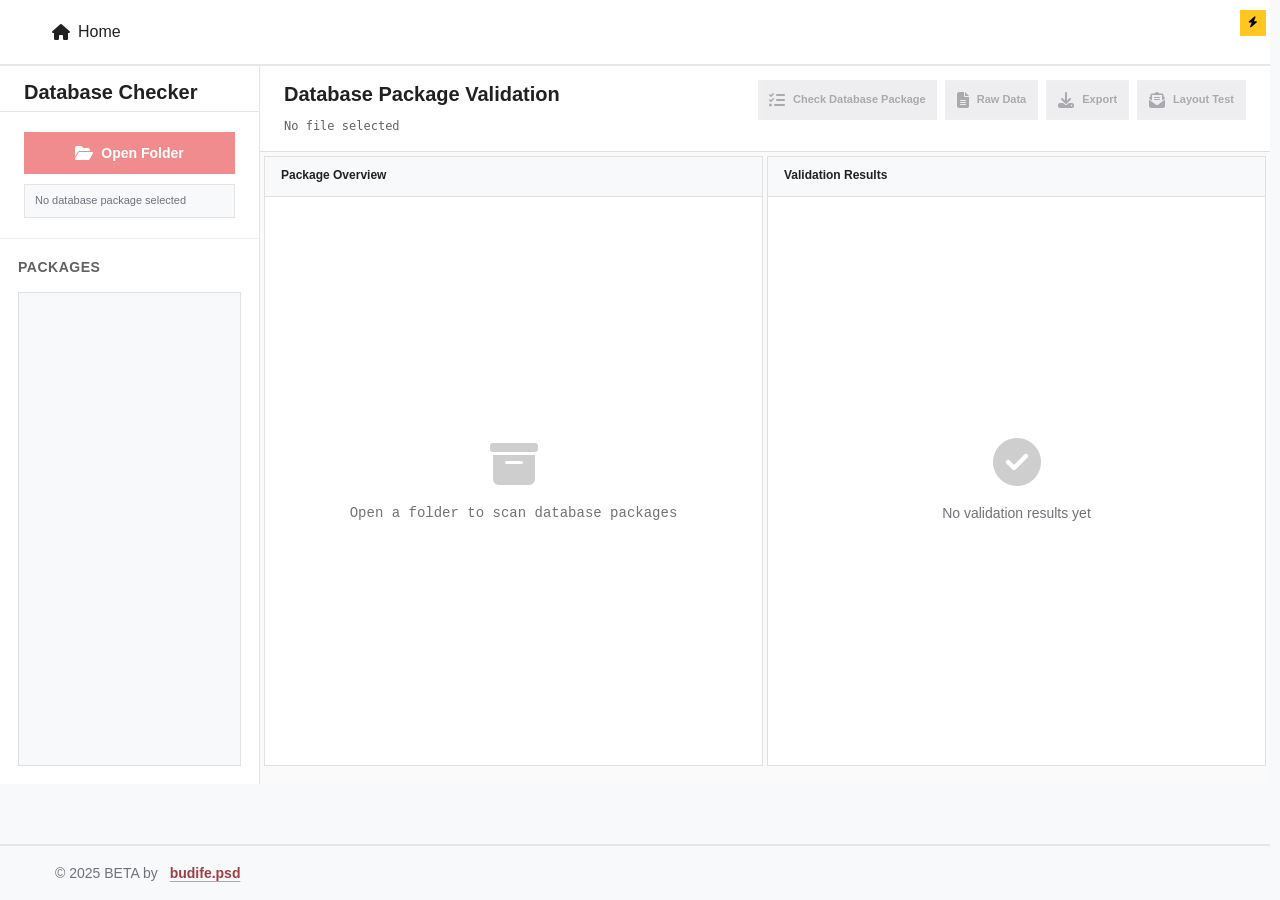
<file: tools/database-checker.html>
<!DOCTYPE html>

<html lang="en">

<head>

  <!-- Favicon -->

  <link rel="icon" type="image/svg+xml" href="../favicon.svg">
  <link rel="icon" type="image/png" href="../favicon.png">






  <!-- Meta Tags -->

  <meta charset="UTF-8">

  <meta name="viewport" content="width=device-width, initial-scale=1.0">

  <meta name="description" content="BETA Database Checker - Validate your database entries">

  <meta name="keywords" content="edm, database, checker, validation, tools">

  <meta name="author" content="BETA">



  <!-- CSS -->
  <link rel="stylesheet" href="../css/tokens.css?v=6.16.27">
  <link rel="stylesheet" href="../css/theme.css?v=6.16.28">
  <link rel="stylesheet" href="../css/pages-database-checker.css?v=6.16.19">
  <link rel="stylesheet" href="../css/controls.css?v=6.16.39">



  <title>Database Checker - BETA</title>

  <meta name="theme-color" content="#F18C8E" />

  <!-- Font Awesome -->

  <link rel="stylesheet" href="https://cdnjs.cloudflare.com/ajax/libs/font-awesome/6.5.2/css/all.min.css"/>

</head>

<body class="flat-design">

  <!-- Navigation Bar -->

  <header class="header" role="banner">
    <nav class="nav" role="navigation" aria-label="Main navigation">
      <!-- Home Button -->
      <div class="nav-left">
        <a href="../index.html" class="nav-link">
          <i class="fa-solid fa-home"></i>
          <span>Home</span>
        </a>
      </div>



      <div class="nav-right">

        <!-- Additional navigation items can be added here -->

      </div>

    </nav>

  </header>



  <main id="main-content" role="main">

  <!-- Enhanced Sidebar -->

  <aside id="sidebar" class="sidebar">

    <div class="sidebar-header">

      <h2>Database Checker</h2>

    </div>



    <!-- File Operations -->

    <div class="sidebar-section">

      <button id="folderOpenBtn" class="btn btn-primary btn-block" type="button">

        <i class="fa-solid fa-folder-open"></i><span>Open Folder</span>

      </button>

      <p id="packageStatus" class="package-status">No database package selected</p>

    </div>



    <!-- Database Packages -->

    <div class="sidebar-section package-list-section">

      <h3>Packages</h3>

      <div id="fileList" class="file-list">

        <ul></ul>

      </div>

    </div>

  </aside>



  <!-- Main Content Area -->

  <div id="mainContent" class="main-content">

    <!-- Top Toolbar -->

    <div class="toolbar">

      <div class="toolbar-left">
        <div class="title-with-loading">
          <h1>Database Package Validation</h1>

          <div id="loadingWrapper" class="loading-indicator" style="visibility:hidden;">

            <div id="loadingIndicator" class="pill">Processing...</div>

            <div id="progressText">0%</div>

          </div>
        </div>

        <div class="breadcrumb">

          <span id="currentPath">No file selected</span>

        </div>

      </div>



      <div class="toolbar-right">

        <button id="checkBtn" class="btn btn-primary" type="button" disabled>

          <i class="fa-solid fa-list-check"></i><span>Check Database Package</span>

        </button>

        <button id="openRawDataBtn" class="btn btn-secondary" type="button" title="View raw database files" disabled>

          <i class="fa-solid fa-file-lines"></i><span>Raw Data</span>

        </button>

        <button id="exportReportBtn" class="btn btn-secondary" type="button" title="Export validation report" disabled>

          <i class="fa-solid fa-download"></i><span>Export</span>

        </button>

        <button id="openLayoutTestBtn" class="btn btn-secondary" type="button" title="Test package data against an email layout" disabled>

          <i class="fa-solid fa-envelope-open-text"></i><span>Layout Test</span>

        </button>

      </div>

    </div>



    <!-- Content Area with Split View -->

    <div class="content-area">

      <!-- Package Overview Panel -->

      <div class="panel data-panel">

        <div class="panel-header">

          <h3>Package Overview</h3>

        </div>

        <div class="panel-body">

          <div id="databaseContent" class="data-container">

            <div class="empty-state">

              <i class="fa-solid fa-box-archive"></i>

              <p>Open a folder to scan database packages</p>

            </div>

          </div>

        </div>

        <div class="panel-footer">

          <button id="loadMoreBtn" class="btn btn-secondary" style="display:none;">

            <i class="fa-solid fa-angles-down"></i><span>Load More</span>

          </button>

        </div>

      </div>



      <!-- Results Panel -->

      <div class="panel results-panel">

        <div class="panel-header">

          <h3>Validation Results</h3>

        </div>

        <div class="panel-body">

          <div id="resultsContainer" class="results-container">

            <div class="empty-state">

              <i class="fa-solid fa-check-circle"></i>

              <p>No validation results yet</p>

            </div>

          </div>

        </div>

      </div>

    </div>

  </div>



  <!-- ===== Modal: Search Email & KRHRED ===== -->

  <div class="modal" id="searchModal" aria-hidden="true" role="dialog" aria-modal="true">

    <div class="modal-backdrop" id="modalBackdrop"></div>

    <div class="modal-dialog" role="document">

      <button class="modal-close" id="modalCloseBtn" type="button" aria-label="Close">

        <i class="fa-solid fa-xmark"></i>

      </button>



      <h2 class="modal-title">

        <i class="fa-solid fa-magnifying-glass"></i>

        Search by Email

      </h2>



      <div class="modal-controls">

        <div class="input-group">

          <i class="fa-solid fa-envelope"></i>

          <input type="text" id="emailQuery" placeholder="ketik email, mis. user@domain.com (boleh parsial)" autocomplete="off" />

        </div>

        <button id="searchEmailBtn" class="btn btn-primary" type="button">

          <i class="fa-solid fa-magnifying-glass"></i><span>Search</span>

        </button>

      </div>



      <div id="modalResults">

        <div id="emailMatchesInfo" class="muted"></div>

        <!-- Per-entry rows -->

        <div id="krhredRows" class="krhred-rows"></div>

      </div>



      <div class="modal-help muted">

        Hint: columns are detected automatically (EMAIL/KRHRED/TEXT). Leave the email field blank and click <em>Search</em> to review all rows.

      </div>

    </div>

  </div>

  <!-- ===== End Modal ===== -->

  <!-- ===== Modal: Raw Package Data ===== -->
  <div class="modal raw-data-modal" id="rawDataModal" aria-hidden="true" role="dialog" aria-modal="true">
    <div class="modal-backdrop" id="rawDataBackdrop"></div>
    <div class="modal-dialog raw-data-dialog" role="document">
      <button class="modal-close" id="rawDataCloseBtn" type="button" aria-label="Close">
        <i class="fa-solid fa-xmark"></i>
      </button>
      <h2 class="modal-title">
        <i class="fa-solid fa-file-lines"></i>
        Raw Package Data
      </h2>
      <div class="raw-data-toolbar">
        <div class="raw-data-tabs" id="rawDataTabs"></div>
        <div class="raw-data-search">
          <input id="rawDataQuery" type="search" placeholder="Search customer ID or email">
          <button id="rawDataSearchBtn" class="btn btn-primary" type="button">
            <i class="fa-solid fa-magnifying-glass"></i><span>Search</span>
          </button>
        </div>
      </div>
      <div class="raw-data-status" id="rawDataStatus">Select a file to view its rows.</div>
      <div class="raw-data-content" id="rawDataContent"></div>
    </div>
  </div>
  <!-- ===== End Raw Data Modal ===== -->

  <!-- ===== Modal: Database-to-Layout Test ===== -->
  <div class="modal layout-test-modal" id="layoutTestModal" aria-hidden="true" role="dialog" aria-modal="true">
    <div class="modal-backdrop" id="layoutTestBackdrop"></div>
    <div class="modal-dialog layout-test-dialog" role="document">
      <button class="modal-close" id="layoutTestCloseBtn" type="button" aria-label="Close">
        <i class="fa-solid fa-xmark"></i>
      </button>

      <h2 class="modal-title">
        <i class="fa-solid fa-envelope-open-text"></i>
        <span id="layoutTestTitle">Campaign Layout Test</span>
      </h2>

      <div class="layout-test-controls">
        <label>
          <span>Layout URL</span>
          <input id="layoutTestUrl" type="url" placeholder="https://mail.example.com/campaign/layout.html">
        </label>
        <label>
          <span>Customer email or ID</span>
          <div class="layout-test-customer-picker">
            <input id="layoutTestCustomer" type="search" placeholder="Enter exact email or customer ID">
            <button id="useLayoutCustomerBtn" class="btn btn-secondary" type="button">
              <i class="fa-solid fa-magnifying-glass"></i><span>Use</span>
            </button>
            <button id="randomLayoutCustomerBtn" class="btn btn-secondary" type="button">
              <i class="fa-solid fa-shuffle"></i><span>Random</span>
            </button>
          </div>
        </label>
        <label class="layout-test-subject-field">
          <span>Subject template (optional)</span>
          <input id="layoutTestSubject" type="text" placeholder="Enter campaign subject (optional)">
        </label>
        <button id="runLayoutTestBtn" class="btn btn-primary" type="button">
          <i class="fa-solid fa-flask"></i><span>Test Layout</span>
        </button>
        <details class="layout-test-fallback">
          <summary>Advanced source fallback</summary>
          <div>
            <label class="layout-test-file-field">
              <span>Downloaded layout HTML</span>
              <input id="layoutTestFile" type="file" accept=".html,.htm,text/html">
            </label>
            <label class="layout-test-source-field">
              <span>HTML source (auto-generated)</span>
              <textarea id="layoutTestSource" rows="3" placeholder="Paste a layout URL to load its HTML source automatically"></textarea>
            </label>
          </div>
        </details>
      </div>

      <div id="layoutTestStatus" class="layout-test-status" role="status" aria-live="polite">
        Enter a public layout URL. A checked customer is selected automatically.
      </div>

      <section id="layoutTestResult" class="layout-test-result" hidden>
        <div class="layout-test-summary">
          <div>
            <span>Email</span>
            <strong id="layoutTestCustomerResult">-</strong>
          </div>
          <div>
            <span>Total KRHRED</span>
            <strong id="layoutTestCoverage" class="layout-test-coverage">-</strong>
          </div>
          <div class="layout-test-summary-subject">
            <span>Subject</span>
            <strong id="layoutTestSubjectResult">-</strong>
          </div>
          <div class="layout-test-summary-values">
            <span>KRHRED Values</span>
            <div id="layoutTestValues">-</div>
          </div>
        </div>
        <div id="layoutTestIssues" class="layout-test-issues"></div>
        <div id="layoutTestPreviewStage" class="layout-test-preview-stage">
          <div class="layout-test-preview-toolbar">
            <span>Layout Preview</span>
            <div class="layout-test-preview-actions">
              <label class="layout-test-highlight-toggle">
                <input id="layoutTestHighlight" type="checkbox">
                <span>Highlight KRHRED</span>
              </label>
              <button id="layoutTestFullscreenBtn" class="layout-test-fullscreen-btn" type="button">
                <i class="fa-solid fa-expand"></i><span>Full Screen</span>
              </button>
            </div>
          </div>
          <iframe
            id="layoutTestPreview"
            class="layout-test-preview"
            title="Personalized email layout preview"
            sandbox=""
          ></iframe>
        </div>
      </section>
    </div>
  </div>
  <!-- ===== End Database-to-Layout Test ===== -->
</main>

  <!-- Footer -->
  <footer class="footer" role="contentinfo">
    <div class="container">
      <div class="footer-content">
        <div class="footer-left">
          <p class="footer-text">&copy; <span id="footer-year">2025</span> BETA by <a href="https://www.linkedin.com/in/budife/" target="_blank" rel="noopener noreferrer" data-tooltip="Meet the Maker" aria-label="Meet the Maker">budife.psd</a></p>
        </div>
        <div class="footer-right">
        </div>
      </div>
    </div>
  </footer>

<script src="../js/footer.js" defer></script>
<script src="../js/version-config.js?v=6.16.39" defer></script>
<script src="../js/privacy-settings.js?v=6.16.19" defer></script>
<script src="../js/pages-database-checker.js?v=6.16.19" defer></script>

</body>

</html>
</file>
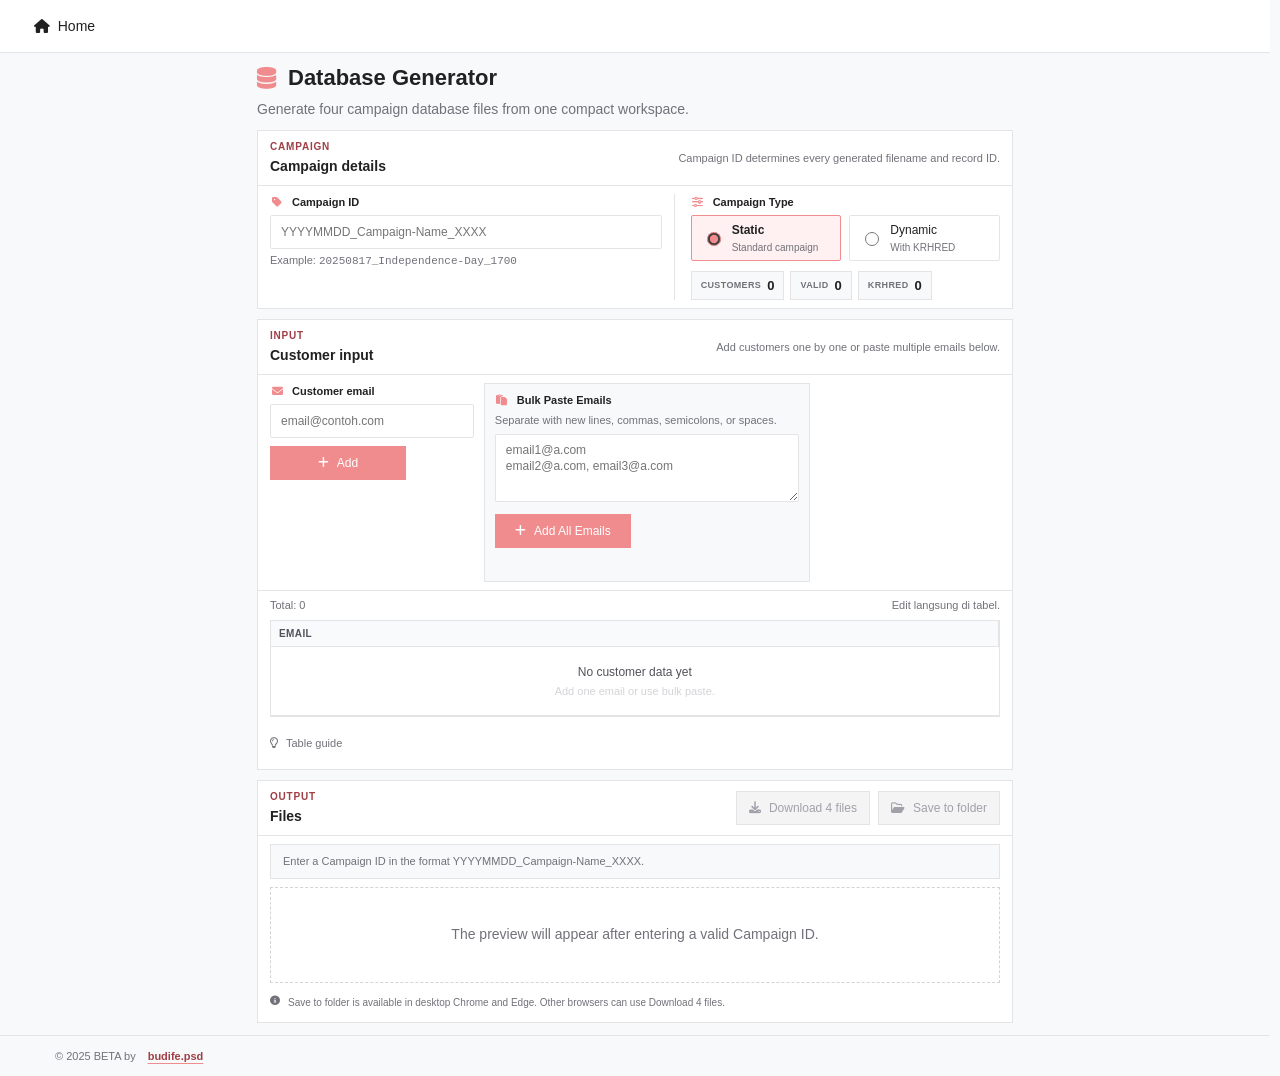
<file: tools/database-generator.html>
<!DOCTYPE html>
<html lang="en">
<head>
  <!-- Favicon -->
  <link rel="icon" type="image/svg+xml" href="../favicon.svg">
  <link rel="icon" type="image/png" href="../favicon.png">
  
  <!-- Meta Tags -->
  <meta charset="UTF-8">
  <meta name="viewport" content="width=device-width, initial-scale=1.0">
  <meta name="description" content="BETA Database Generator - Generate campaign files and data">
  <meta name="keywords" content="edm, database, generator, campaign, tools">
  <meta name="author" content="BETA">
  
  <!-- CSS -->
  <link rel="stylesheet" href="../css/tokens.css?v=6.16.27">
  <link rel="stylesheet" href="../css/theme.css?v=6.16.28">
  <link rel="stylesheet" href="../css/pages-database-generator.css?v=1.5.10">
  <link rel="stylesheet" href="../css/controls.css?v=6.16.39">
  
  <title>Database Generator - BETA</title>
  <meta name="theme-color" content="#0f172a" />
  <!-- Font Awesome -->
  <link rel="stylesheet" href="https://cdnjs.cloudflare.com/ajax/libs/font-awesome/6.5.2/css/all.min.css"/>
</head>
<body class="page">
  <!-- Navigation Bar -->
  <header class="header" role="banner">
    <nav class="nav" role="navigation" aria-label="Main navigation">
      <!-- Home Button -->
      <div class="nav-left">
        <a href="../index.html" class="nav-link">
          <i class="fa-solid fa-home"></i>
          <span>Home</span>
        </a>
      </div>
      
      <div class="nav-right">
        <!-- Additional navigation items can be added here -->
      </div>
    </nav>
  </header>

  <main id="main-content" role="main">
    <div class="generator-shell">
      <div class="page-header">
        <h1>
          <i class="fa-solid fa-database"></i>
          Database Generator
        </h1>
        <p class="subtitle">Generate four campaign database files from one compact workspace.</p>
      </div>

      <section class="generator-card setup-card" aria-labelledby="setup-title">
        <div class="section-heading">
          <div>
            <p class="section-eyebrow">Campaign</p>
            <h2 id="setup-title">Campaign details</h2>
          </div>
          <p class="section-copy">Campaign ID determines every generated filename and record ID.</p>
        </div>

        <div class="setup-grid">
          <div class="form-field campaign-id-field">
            <label for="campaignId" class="form-label">
              <i class="fa-solid fa-tag form-label-icon" aria-hidden="true"></i>
              Campaign ID
            </label>
            <input id="campaignId" class="form-input campaign-id-input" placeholder="YYYYMMDD_Campaign-Name_XXXX" spellcheck="false" aria-describedby="campaignHint campaignError" />
            <p id="campaignHint" class="form-hint">Example: <span class="font-mono">20250817_Independence-Day_1700</span></p>
            <p id="campaignError" class="field-error hidden" role="alert"></p>
          </div>

          <div class="campaign-row">
            <fieldset class="form-field campaign-type-field">
              <legend class="form-label">
                <i class="fa-solid fa-sliders form-label-icon" aria-hidden="true"></i>
                Campaign Type
              </legend>
              <div class="campaign-type-selector">
                <label class="radio-option">
                  <input type="radio" name="campaignType" value="static" checked>
                  <span>
                    <span class="radio-label">Static</span>
                    <span class="radio-hint">Standard campaign</span>
                  </span>
                </label>
                <label class="radio-option">
                  <input type="radio" name="campaignType" value="dynamic">
                  <span>
                    <span class="radio-label">Dynamic</span>
                    <span class="radio-hint">With KRHRED</span>
                  </span>
                </label>
              </div>
            </fieldset>

            <div class="data-summary" aria-label="Data summary">
              <span><b>Customers</b><strong id="emailCount">0</strong></span>
              <span><b>Valid</b><strong id="validCount">0</strong></span>
              <span><b>KRHRED</b><strong id="krhredCount">0</strong></span>
            </div>
          </div>
        </div>
      </section>

      <section id="krPanel" class="generator-card workspace-card" aria-labelledby="data-title">
        <div class="section-heading workspace-heading">
          <div>
            <p class="section-eyebrow">Input</p>
            <h2 id="data-title">Customer input</h2>
          </div>
          <p class="section-copy">Add customers one by one or paste multiple emails below.</p>
        </div>

        <div class="workspace-toolbar">
          <div class="customer-source-column">
            <div class="toolbar-field toolbar-email">
              <label for="newEmail" class="form-label">
                <i class="fa-solid fa-envelope form-label-icon" aria-hidden="true"></i>
                Customer email
              </label>
              <div class="input-button-group email-input-stack">
                <input id="newEmail" class="form-input" type="email" placeholder="email@contoh.com" aria-describedby="emailError" />
                <button id="addEmail" class="btn primary" type="button">
                  <i class="fa-solid fa-plus" aria-hidden="true"></i>
                  Add
                </button>
              </div>
              <p id="emailError" class="field-error hidden" role="alert"></p>
            </div>

            <div id="bulkBox" class="bulk-box">
              <label for="bulkEmails" class="form-label">
                <i class="fa-solid fa-paste form-label-icon" aria-hidden="true"></i>
                Bulk Paste Emails
              </label>
              <p class="form-hint">Separate with new lines, commas, semicolons, or spaces.</p>
              <textarea id="bulkEmails" placeholder="email1@a.com&#10;email2@a.com, email3@a.com"></textarea>
              <div class="bulk-actions">
                <button id="applyBulk" class="btn primary" type="button">
                  <i class="fa-solid fa-plus" aria-hidden="true"></i>
                  Add All Emails
                </button>
              </div>
              <p id="bulkInfo" class="inline-feedback" role="status" aria-live="polite"></p>
            </div>
          </div>

          <div id="krhredSection" class="toolbar-field krhred-section">
            <label for="newKey" class="form-label">
              <i class="fa-solid fa-table-columns form-label-icon" aria-hidden="true"></i>
              KRHRED Units
            </label>
            <div class="krhred-control-group">
              <div class="krhred-number-field">
                <input id="newKey" class="form-input font-mono" type="number" min="1" step="1" inputmode="numeric" placeholder="30" aria-label="Nomor KRHRED Unit" aria-describedby="keyHint keyError" />
              </div>
               <button id="addKey" class="btn secondary icon-btn" type="button" title="Add KRHRED column" aria-label="Add KRHRED column">
                <i class="fa-solid fa-plus" aria-hidden="true"></i>
              </button>
            </div>
            <div id="krhredChips" class="krhred-chip-list" aria-label="KRHRED units"></div>
             <p id="keyHint" class="form-hint">Leave blank to use the next available unit.</p>
            <p id="keyError" class="field-error hidden" role="alert"></p>
          </div>
        </div>

        <div class="table-meta">
          <div>
            <span id="countInfo">Total: 0</span>
          <span id="invalidInfo" class="hidden error-text"></span>
          </div>
          <span class="table-help">Edit langsung di tabel.</span>
        </div>

        <div class="data-table-wrap" tabindex="0" aria-label="Customer database values">
          <table class="data-table">
            <thead>
              <tr id="krHeadRow">
                <th scope="col">Email</th>
              </tr>
            </thead>
            <tbody id="krBody"></tbody>
          </table>
        </div>

        <details class="table-tips">
           <summary><i class="fa-regular fa-lightbulb" aria-hidden="true"></i> Table guide</summary>
          <ul>
             <li>Email and KRHRED values can be edited directly in the table.</li>
             <li>Use the delete buttons on rows or headers to remove data.</li>
             <li>The table scrolls horizontally when KRHRED columns are added.</li>
          </ul>
        </details>
      </section>

      <section class="generator-card output-card" aria-labelledby="output-title">
        <div class="section-heading output-heading">
          <div>
            <p class="section-eyebrow">Output</p>
            <h2 id="output-title">Files</h2>
          </div>
          <div class="output-actions">
            <button id="btnDownload" class="btn primary" type="button" disabled>
              <i class="fa-solid fa-download" aria-hidden="true"></i>
              Download 4 files
            </button>
            <button id="btnSave" class="btn secondary" type="button" disabled>
              <i class="fa-regular fa-folder-open" aria-hidden="true"></i>
              Save to folder
            </button>
          </div>
        </div>

        <div id="stateMsg" class="status-bar is-neutral" role="status" aria-live="polite"></div>
        <p id="error" class="status-bar is-error hidden" role="alert"></p>

        <section id="previews" class="preview-grid" aria-label="Generated file previews">
          <div class="preview-empty">
            <i class="fa-regular fa-file-lines" aria-hidden="true"></i>
             <p>Enter a Campaign ID and add at least one valid email to preview the output.</p>
          </div>
        </section>

        <section id="dlSection" class="manual-downloads hidden">
           <h3>Manual downloads</h3>
          <div id="downloadsList"></div>
           <p>Use these links if the browser blocks automatic downloads.</p>
        </section>

        <p class="output-note">
          <i class="fa-solid fa-circle-info" aria-hidden="true"></i>
           Save to folder is available in desktop Chrome and Edge. Other browsers can use Download 4 files.
        </p>
      </section>
    </div>
  </main>

  <!-- Footer -->
  <footer class="footer" role="contentinfo">
    <div class="container">
      <div class="footer-content">
        <div class="footer-left">
          <p class="footer-text">&copy; <span id="footer-year">2025</span> BETA by <a href="https://www.linkedin.com/in/budife/" target="_blank" rel="noopener noreferrer" data-tooltip="Meet the Maker" aria-label="Meet the Maker">budife.psd</a></p>
        </div>
        <div class="footer-right">
        </div>
      </div>
    </div>
  </footer>

<script src="../js/footer.js" defer></script>
<script src="../js/version-config.js?v=6.16.39" defer></script>
<script src="../js/pages-database-generator.js?v=6.16.19" defer></script>
</body>
</html>
</file>
<file: css/tokens.css>
:root {
  /* Brand */
  --ui-accent: #f18c8e;
  --ui-accent-hover: #df777a;
  --ui-accent-dark: #9f3f45;
  --ui-accent-soft: #fff1f1;

  /* Neutral */
  --ui-text: #212121;
  --ui-text-secondary: #52525b;
  --ui-muted: #71717a;
  --ui-border: #e4e4e7;
  --ui-border-strong: #d4d4d8;
  --ui-background: #ffffff;
  --ui-surface: #f8f9fa;
  --ui-surface-muted: #f4f4f5;

  /* Feedback */
  --ui-success: #166534;
  --ui-success-bg: #f0fdf4;
  --ui-success-border: #bbf7d0;
  --ui-error: #b91c1c;
  --ui-error-bg: #fef2f2;
  --ui-error-border: #fecaca;

  /* Typography */
  --ui-font: "Segoe UI", -apple-system, BlinkMacSystemFont, "Helvetica Neue",
    Arial, sans-serif;
  --ui-font-mono: Consolas, Monaco, "Courier New", monospace;
  --ui-weight-light: 300;
  --ui-weight-regular: 400;
  --ui-weight-medium: 500;
  --ui-weight-semibold: 600;
  --ui-control-font-size: 12px;
  --ui-control-line-height: 1.35;
  --ui-control-min-height: 28px;

  /* Spacing */
  --ui-space-1: 4px;
  --ui-space-2: 8px;
  --ui-space-3: 12px;
  --ui-space-4: 16px;
  --ui-space-6: 24px;
  --ui-space-8: 32px;

  /* Shape and depth */
  --ui-radius-control: 2px;
  --ui-radius-panel: 2px;
  --ui-border-default: 1px solid var(--ui-border);
  --ui-shadow-modal: 0 6px 18px rgb(0 0 0 / 14%);

  /* Layout */
  --ui-sidebar-width: clamp(260px, 19vw, 288px);
  --ui-content-gap: clamp(4px, 0.6vw, 12px);
  --ui-page-padding: clamp(12px, 1.7vw, 32px);

  /* Motion */
  --ui-duration-fast: 150ms;
  --ui-duration-normal: 200ms;
}

@media (prefers-reduced-motion: reduce) {
  *,
  *::before,
  *::after {
    scroll-behavior: auto !important;
    transition-duration: 0.01ms !important;
    animation-duration: 0.01ms !important;
    animation-iteration-count: 1 !important;
  }
}
</file>
<file: css/theme.css>
/* ===================================
   THEME - RED & WHITE (with Dark Mode)
   =================================== */
/* ===================================
   THEME - RED & WHITE (with Dark Mode)
   =================================== */
:root {
  /* ===================================
     BASE PALETTE - Light Mode
     =================================== */
  --bg: var(--ui-background);
  --surface: var(--ui-background);
  --text: var(--ui-text);
  --text-muted: var(--ui-muted);
  
  /* ===================================
     PRIMARY RED PALETTE
     =================================== */
  --red-50: var(--ui-accent-soft);
  --red-500: var(--ui-accent);
  --red-600: var(--ui-error);
  
  /* ===================================
     SEMANTIC COLORS
     =================================== */
  --primary: var(--red-500);
  --primary-hover: var(--ui-accent-hover);
  --accent: var(--red-500);
  --accent-hover: var(--ui-accent-hover);
  
  --success: var(--ui-success);
  --success-hover: var(--ui-success);
  --warning: #D97706;
  --warning-hover: #B45309;
  --error: var(--ui-error);
  --error-hover: var(--ui-error);
  --info: #2563EB;
  --info-hover: #1D4ED8;
  
  /* ===================================
     NEUTRAL COLORS
     =================================== */
  --gray-100: var(--ui-surface-muted);
  --gray-200: var(--ui-border);
  --gray-300: var(--ui-border-strong);
  --gray-400: #9CA3AF;
  
  /* ===================================
     SYSTEM COLORS
     =================================== */
  --border: var(--gray-200);
  --divider: var(--gray-300);
  --hover: var(--red-50);
  --focus: var(--primary);
  --disabled: var(--gray-400);
  
  /* ===================================
     COMPONENT COLORS
     =================================== */
  --btn-primary-bg: var(--primary);
  --btn-secondary-bg: #F9FAFB;
  --btn-danger-bg: var(--error);
  
  --link: var(--primary);
  --link-hover: var(--primary-hover);
  
  /* ===================================
     OPACITY COLORS
     =================================== */
  --primary-opacity-10: rgba(232, 92, 65, 0.1);
  --primary-opacity-20: rgba(232, 92, 65, 0.2);
  --primary-opacity-30: rgba(232, 92, 65, 0.3);
  
  /* ===================================
     GRADIENTS
     =================================== */
  --gradient-primary: var(--ui-accent);
  --gradient-accent: var(--ui-accent);
  --gradient-success: var(--ui-success);
  --gradient-warning: var(--warning);
  --gradient-error: var(--ui-error);
  --gradient-surface: var(--ui-background);
  
  /* ===================================
     SHADOWS - Minimized for Performance
     =================================== */
  --shadow-xs: none;
  --shadow-sm: none;
  --shadow-md: none;
  --shadow-lg: none;
  --shadow-xl: none;
  --shadow-2xl: none;
  --shadow-inner: none;
  --shadow-colored: none;
  
  /* ===================================
     TYPOGRAPHY
     =================================== */
  --font-family-base: var(--ui-font);
  --font-family-mono: var(--ui-font-mono);
  
  --font-size-xs: 0.75rem;
  --font-size-sm: 0.875rem;
  --font-size-base: 1rem;
  --font-size-lg: 1.125rem;
  --font-size-xl: 1.25rem;
  --font-size-2xl: 1.5rem;
  --font-size-3xl: 1.875rem;
  
  --font-weight-normal: var(--ui-weight-regular);
  --font-weight-medium: var(--ui-weight-medium);
  --font-weight-semibold: var(--ui-weight-semibold);
  --font-weight-bold: 700;
  
  --line-height-tight: 1.25;
  --line-height-normal: 1.5;
  --line-height-relaxed: 1.75;
  
  /* ===================================
     SPACING
     =================================== */
  --space-1: 0.25rem;
  --space-2: 0.5rem;
  --space-3: 0.75rem;
  --space-4: 1rem;
  --space-5: 1.25rem;
  --space-6: 1.5rem;
  --space-8: 2rem;
  --space-10: 2.5rem;
  --space-12: 3rem;
  --space-16: 4rem;
  
  /* Aliases for convenience */
  --space-xs: var(--space-1);
  --space-sm: var(--space-2);
  --space-md: var(--space-4);
  --space-lg: var(--space-6);
  --space-xl: var(--space-8);
  --space-2xl: var(--space-12);
  --space-3xl: var(--space-16);
  
  /* ===================================
     BORDER RADIUS
     =================================== */
  --radius-none: 0;
  --radius-sm: 0.25rem;
  --radius-md: 0.375rem;
  --radius-lg: 0.5rem;
  --radius-xl: 0.75rem;
  --radius-full: 9999px;
  
  /* ===================================
     TRANSITIONS - Disabled for Performance
     =================================== */
  --transition-fast: var(--ui-duration-fast);
  --transition-normal: var(--ui-duration-normal);
  
  /* Status backgrounds */
  --success-bg: rgba(34, 197, 94, 0.1);
  --warning-bg: rgba(245, 158, 11, 0.1);
  --error-bg: rgba(239, 68, 68, 0.1);
  --info-bg: rgba(59, 130, 246, 0.1);
  
  /* ===================================
     Z-INDEX
     =================================== */
  --z-dropdown: 1020;
  --z-sticky: 1020;
  --z-fixed: 1030;
  --z-header: 1030;
  --z-footer: 1010;
  --z-modal-backdrop: 1040;
  --z-modal: 1050;
  --z-popover: 1060;
  --z-tooltip: 1070;
  --z-toast: 1080;
  --z-maximum: 9999;
  
  /* ===================================
     EFFECTS
     =================================== */
  --focus-ring: 0 0 0 2px var(--primary-opacity-20);
  --header-height: 64px;
  --border-width: 1px;
  
  /* ===================================
     LEGACY MAPPINGS (for backward compatibility)
     =================================== */
  --accent-primary: var(--primary);
  --text-secondary: var(--text-muted);
  --toast-success: var(--success);
  --toast-warning: var(--warning);
  --toast-error: var(--error);
  --toast-info: var(--info);
  
  --color-primary: var(--primary);
  --color-primary-hover: var(--primary-hover);
  --color-accent: var(--accent);
  --color-accent-hover: var(--accent-hover);
  --color-success: var(--success);
  --color-success-hover: var(--success-hover);
  --color-warning: var(--warning);
  --color-warning-hover: var(--warning-hover);
  --color-error: var(--error);
  --color-error-hover: var(--error-hover);
  --color-info: var(--info);
  --color-info-hover: var(--info-hover);
  
  --bg-primary: var(--bg);
  --bg-secondary: var(--surface);
  --bg-glass: rgba(255, 255, 255, 0.95);
  --bg-overlay: var(--primary-opacity-10);
  --bg-gradient: var(--gradient-surface);
  --bg-gradient-alt: var(--ui-surface);
  
  --text-primary: var(--text);
  --text-secondary: var(--text-muted);
  --text-inverse: #ffffff;
  --text-disabled: var(--disabled);
  
  --border-color: var(--border);
  --border-focus: var(--focus);
  --border-error: var(--error);
  --border-success: var(--success);
  --border-warning: var(--warning);
}

/* ===================================
   THEME APPLICATION
   =================================== */
body {
  color: var(--text);
}

/* Glass effect - Disabled for Performance */
.glass {
  background: rgba(255, 255, 255, 0.95);
}

.glass-light {
  background: rgba(255, 255, 255, 0.8);
}

/* Focus styles */
:focus-visible {
  outline: 2px solid var(--focus);
  outline-offset: 2px;
}

/* Shared compact field typography. Page-specific data/code editors may override it. */
:where(
  input:not([type="checkbox"]):not([type="radio"]):not([type="range"]):not([type="color"]):not([type="file"]),
  select,
  textarea
) {
  font-family: var(--ui-font);
  font-size: var(--ui-control-font-size);
  font-weight: var(--ui-weight-regular);
  line-height: var(--ui-control-line-height);
}

/* ===================================
   SCROLLBAR - Simplified
   =================================== */
::-webkit-scrollbar {
  width: 8px;
  height: 8px;
}

::-webkit-scrollbar-track {
  background: #F3F4F6;
}

::-webkit-scrollbar-thumb {
  background: #D1D5DB;
  border-radius: 0;
}

::-webkit-scrollbar-thumb:hover {
  background: #9CA3AF;
}

/* ===================================
   SCROLLBAR STABILIZER - Prevent layout shift
   =================================== */
html {
  scrollbar-gutter: stable; /* Reserve space for scrollbar */
}

/* Alternative for browsers that don't support scrollbar-gutter */
@supports not (scrollbar-gutter: stable) {
  html {
    margin-left: calc(100vw - 100%);
    margin-right: 0;
  }
}

* {
  scrollbar-width: thin;
  scrollbar-color: var(--gray-300) var(--gray-100);
}

/* ===================================
   FOOTER - Global Styles
   =================================== */
.footer {
  background: #f8f9fa;
  border-top: 2px solid #e5e7eb;
  padding: 1rem 0;
  color: var(--text);
  position: relative;
  z-index: var(--z-footer);
}

.footer-content {
  display: flex;
  justify-content: space-between;
  align-items: center;
  gap: var(--space-8);
  max-width: 1200px;
  margin: 0 auto;
  position: relative;
  z-index: 1;
  padding: 0 var(--space-5);
}

@media (max-width: 768px) {
  .footer-content {
    flex-direction: column;
    text-align: center;
    gap: var(--space-4);
  }
  
  .footer-text {
    flex-direction: column;
    gap: var(--space-2);
  }
  
  .footer-link {
    width: 48px;
    height: 48px;
  }
}

.footer-left {
  flex: 1;
}

.footer-right {
  display: flex;
  align-items: center;
}

.footer-links {
  display: flex;
  gap: var(--space-3);
}

.footer-link {
  display: flex;
  align-items: center;
  justify-content: center;
  width: 40px;
  height: 40px;
  color: var(--text-muted);
  text-decoration: none;
  border-radius: 0;
  position: relative;
  overflow: hidden;
  transition: all 0.2s ease;
}

.footer-link:hover {
  color: var(--accent-primary);
  background: rgba(241, 140, 142, 0.1);
}

.footer-link:focus {
  outline: none;
  outline-offset: 0;
}

.footer-link i {
  color: var(--text-muted);
  transition: color 0.2s ease;
}

.footer-link:hover i {
  color: var(--accent-primary);
}

.footer-text {
  font-size: var(--font-size-sm);
  color: var(--text-muted);
  margin: 0;
  display: flex;
  align-items: center;
  gap: var(--space-3);
  font-weight: var(--font-weight-medium);
}

.footer-text > a {
  position: relative;
  display: inline-block;
  color: var(--ui-accent-dark);
  font-weight: var(--ui-weight-semibold);
  text-decoration: underline;
  text-decoration-color: var(--ui-accent);
  text-decoration-thickness: 1px;
  text-underline-offset: 3px;
}

.footer-text > a:hover,
.footer-text > a:focus-visible {
  color: var(--ui-accent-dark);
}

.footer-text .fa-heart {
  color: var(--accent-primary);
  font-size: var(--font-size-base);
}

.footer-text .creator-link {
  position: relative;
  display: inline;
  padding: 0;
  color: var(--accent-primary);
  background: none;
  border: 0;
  font: inherit;
  font-weight: 600;
  text-decoration: none;
  cursor: pointer;
}

.footer-text .creator-link:hover,
.footer-text .creator-link:focus-visible {
  color: var(--accent-hover);
}

.footer-text .creator-popover {
  position: absolute;
  bottom: calc(100% + 10px);
  left: 50%;
  z-index: 30;
  display: grid;
  min-width: 124px;
  gap: 2px;
  padding: 8px 10px;
  color: var(--text);
  text-align: center;
  background: #fff;
  border: 1px solid var(--border);
  opacity: 0;
  pointer-events: none;
  transform: translate(-50%, 4px);
  transition: opacity .15s ease, transform .15s ease;
}

.footer-text .creator-popover strong {
  color: #9f3f45;
  font-size: 11px;
  font-weight: 600;
}

.footer-text .creator-popover small {
  color: var(--text-muted);
  font-size: 10px;
  font-weight: 400;
}

.footer-text .creator-link:hover .creator-popover,
.footer-text .creator-link:focus-visible .creator-popover {
  opacity: 1;
  transform: translate(-50%, 0);
}

.footer-version {
  color: #6C757D;
  font-size: var(--font-size-xs);
  background: #F8F9FA;
  padding: 4px 10px;
  margin-left: var(--space-3);
  border: 1px solid #E9ECEF;
  border-radius: 0;
  font-weight: 600;
  transition: all 0.2s ease;
}

.footer:hover .footer-version {
  background: var(--red-500);
  color: white;
  border-color: var(--red-500);
}

.creator-modal[hidden] {
  display: none;
}

.creator-modal {
  position: fixed;
  inset: 0;
  z-index: 10000;
  display: grid;
  place-items: center;
  padding: 24px;
}

.creator-modal-backdrop {
  position: absolute;
  inset: 0;
  background: rgba(24, 24, 27, .42);
}

.creator-modal-card {
  position: relative;
  z-index: 1;
  width: min(480px, 100%);
  padding: 24px;
  color: var(--text);
  background: #fff;
  border: 1px solid var(--border);
}

.creator-modal-close {
  position: absolute;
  top: 10px;
  right: 10px;
  display: grid;
  place-items: center;
  width: 32px;
  height: 32px;
  color: var(--text-muted);
  background: #fff;
  border: 1px solid var(--border);
  font: inherit;
  cursor: pointer;
}

.creator-modal-close:hover,
.creator-modal-close:focus-visible {
  color: var(--accent-hover);
  border-color: var(--accent-primary);
}

.creator-modal-kicker {
  margin: 0 0 4px;
  color: var(--accent-primary);
  font-size: 11px;
  font-weight: 600;
  letter-spacing: .08em;
  text-transform: uppercase;
}

.creator-modal-header {
  display: flex;
  gap: 12px;
  align-items: center;
  padding-right: 36px;
  margin-bottom: 18px;
}

.creator-modal-mark {
  display: grid;
  flex: 0 0 40px;
  place-items: center;
  width: 40px;
  height: 40px;
  color: #fff;
  font-size: 22px;
  font-weight: 700;
  line-height: 1;
  background: var(--accent-primary);
}

.creator-modal-card h2 {
  margin: 0;
  color: var(--text);
  font-size: 24px;
  font-weight: 600;
}

.creator-modal-card p {
  margin: 0 0 12px;
  color: var(--text-muted);
  font-size: 14px;
  line-height: 1.55;
}

.creator-modal-body {
  padding: 16px;
  margin-bottom: 14px;
  background: var(--surface-muted, #fafafa);
  border: 1px solid var(--border);
}

.creator-modal-body p:last-child {
  margin-bottom: 0;
}

.creator-modal-actions {
  display: flex;
  flex-wrap: wrap;
  gap: 8px;
  margin-bottom: 14px;
}

.creator-modal-repo,
.creator-modal-secondary {
  display: inline-flex;
  align-items: center;
  justify-content: center;
  min-height: 36px;
  padding: 0 14px;
  color: var(--accent-hover);
  font-size: 13px;
  font-weight: 600;
  text-decoration: none;
  background: var(--ui-accent-soft, #fff1f2);
  border: 1px solid var(--accent-primary);
  cursor: pointer;
}

.creator-modal-repo:hover,
.creator-modal-repo:focus-visible,
.creator-modal-secondary:hover,
.creator-modal-secondary:focus-visible {
  color: #fff;
  background: var(--accent-primary);
}

.creator-modal-secondary {
  color: var(--text);
  background: #fff;
  border-color: var(--border);
  font: inherit;
  font-size: 13px;
  font-weight: 600;
}

.creator-modal-built {
  display: flex;
  flex-wrap: wrap;
  gap: 6px;
  align-items: center;
  margin: 0 0 14px;
  color: var(--text-muted);
  font-size: 12px;
}

.creator-modal-built span {
  margin-right: 2px;
}

.creator-modal-built strong {
  display: inline-flex;
  align-items: center;
  min-height: 26px;
  padding: 0 8px;
  color: var(--text);
  font-weight: 600;
  background: #fff;
  border: 1px solid var(--border);
}

.creator-modal-card .creator-modal-note {
  margin: 0 0 12px;
  padding: 12px;
  color: #9f3f45;
  background: var(--ui-accent-soft, #fff1f2);
  border-left: 3px solid var(--accent-primary);
}

.creator-modal-signoff {
  margin-bottom: 0;
}

.creator-modal-signoff strong {
  color: var(--text);
  font-weight: 600;
}

.creator-feedback-modal .creator-modal-card {
  width: min(520px, 100%);
}

.creator-feedback-intro {
  margin-bottom: 16px;
}

.creator-feedback-form {
  display: grid;
  gap: 12px;
}

.creator-feedback-form label {
  display: grid;
  gap: 6px;
}

.creator-feedback-form label span {
  color: var(--text-muted);
  font-size: 11px;
  font-weight: 600;
  letter-spacing: .06em;
  text-transform: uppercase;
}

.creator-feedback-form input,
.creator-feedback-form textarea {
  width: 100%;
  padding: 10px 12px;
  color: var(--text);
  font: inherit;
  font-size: 14px;
  background: #fff;
  border: 1px solid var(--border);
  border-radius: 0;
}

.creator-feedback-form textarea {
  min-height: 120px;
  resize: vertical;
}

.creator-feedback-form input:focus,
.creator-feedback-form textarea:focus {
  outline: 1px solid var(--accent-primary);
  border-color: var(--accent-primary);
}

.creator-feedback-actions {
  display: flex;
  gap: 8px;
  justify-content: flex-end;
  margin-top: 4px;
}
</file>
<file: css/app.css>
:root {
  --sidebar-width: var(--ui-sidebar-width);
  --app-border: var(--ui-border);
  --app-muted: var(--ui-muted);
  --app-soft: var(--ui-surface);
  --app-accent: var(--ui-accent);
  --app-accent-soft: var(--ui-accent-soft);
}

* {
  box-sizing: border-box;
}

html,
body {
  width: 100%;
  min-height: 100%;
  margin: 0;
}

body {
  overflow: hidden;
  color: var(--ui-text);
  background: var(--ui-background);
  font-family: var(--ui-font);
  font-weight: var(--ui-weight-regular);
}

button,
a {
  font: inherit;
}

.app-shell {
  display: grid;
  grid-template-columns: var(--sidebar-width) minmax(0, 1fr);
  width: 100%;
  height: 100vh;
}

.app-sidebar {
  position: sticky;
  top: 0;
  z-index: 30;
  display: flex;
  flex-direction: column;
  width: var(--sidebar-width);
  height: 100vh;
  overflow: hidden;
  background: var(--app-soft);
  border-right: 1px solid var(--app-border);
}

.sidebar-brand {
  display: flex;
  flex: 0 0 auto;
  align-items: center;
  gap: 12px;
  min-height: 82px;
  padding: 18px 20px;
  color: var(--ui-text);
  text-decoration: none;
  border-bottom: 1px solid var(--app-border);
}

.sidebar-brand:hover {
  color: var(--ui-text);
  background: var(--ui-background);
}

.brand-mark {
  display: grid;
  place-items: center;
  width: 38px;
  height: 38px;
  flex: 0 0 38px;
  color: #fff;
  background: var(--ui-accent);
  font-size: 22px;
  font-weight: var(--ui-weight-semibold);
}

.sidebar-brand strong,
.sidebar-brand small {
  display: block;
}

.sidebar-brand strong {
  font-size: 15px;
  font-weight: var(--ui-weight-semibold);
  line-height: 1.35;
}

.sidebar-brand small {
  margin-top: 2px;
  color: var(--app-muted);
  font-size: 12px;
  font-weight: var(--ui-weight-regular);
}

.sidebar-navigation {
  flex: 1 1 auto;
  min-height: 0;
  overflow-y: auto;
  overscroll-behavior: contain;
  padding: 20px 12px;
}

.nav-group + .nav-group {
  margin-top: 26px;
}

.nav-group-label {
  margin: 0 10px 8px;
  color: #a1a1aa;
  font-size: 11px;
  font-weight: var(--ui-weight-semibold);
  letter-spacing: .1em;
  text-transform: uppercase;
}

.sidebar-link {
  display: flex;
  align-items: center;
  gap: 11px;
  min-height: 42px;
  padding: 9px 11px;
  color: var(--ui-text-secondary);
  border-left: 3px solid transparent;
  text-decoration: none;
  font-size: 14px;
  font-weight: var(--ui-weight-medium);
}

.sidebar-link i {
  flex: 0 0 auto;
  width: 18px;
  color: #a1a1aa;
  text-align: center;
}

.sidebar-link span {
  display: inline-flex;
  align-items: center;
  min-width: 0;
  gap: 4px;
}

.sidebar-link:hover {
  color: var(--ui-text);
  background: #f3f3f4;
}

.sidebar-link.active {
  color: var(--ui-accent-dark);
  background: var(--app-accent-soft);
  border-left-color: var(--app-accent);
  font-weight: var(--ui-weight-semibold);
}

.sidebar-link.active i {
  color: var(--app-accent);
}

.tool-beta-badge {
  display: inline-flex;
  align-items: center;
  min-height: 20px;
  padding: 1px 7px;
  color: #9a6700;
  font-size: 12px;
  font-style: italic;
  font-weight: var(--ui-weight-regular);
  line-height: 1.2;
  text-transform: lowercase;
  background: #fff8c5;
  border: 1px solid #f0cf63;
}

.sidebar-link .tool-beta-badge {
  flex: 0 0 auto;
  min-height: 16px;
  padding: 0 5px;
  font-size: 10px;
}

.sidebar-link .sidebar-new-badge {
  flex: 0 0 auto;
  min-height: 16px;
  padding: 0 6px;
  margin-left: 6px;
  color: #fff;
  font-size: 10px;
  font-weight: 600;
  line-height: 16px;
  letter-spacing: .03em;
  text-transform: lowercase;
  background: #16a34a;
  border-radius: 3px;
}

.sidebar-footer {
  flex: 0 0 auto;
  padding: 16px 20px;
  border-top: 1px solid var(--app-border);
}

.sidebar-footer p {
  margin: 0 0 10px;
  color: var(--app-muted);
  font-size: 12px;
}

.sidebar-footer a {
  position: relative;
  display: inline-block;
  color: var(--app-accent-dark);
  font-weight: var(--ui-weight-semibold);
  text-decoration: underline;
  text-decoration-color: var(--app-accent);
  text-decoration-thickness: 1px;
  text-underline-offset: 3px;
}

.sidebar-footer a::after,
.footer-text a::after {
  position: absolute;
  bottom: calc(100% + 8px);
  left: 50%;
  z-index: 20;
  padding: 5px 8px;
  color: #fff;
  background: var(--ui-accent-dark);
  border-radius: 2px;
  content: attr(data-tooltip);
  font-size: 11px;
  font-weight: var(--ui-weight-medium);
  letter-spacing: .01em;
  opacity: 0;
  pointer-events: none;
  transform: translate(-50%, 4px);
  transition: opacity var(--ui-duration-fast) ease, transform var(--ui-duration-fast) ease;
  white-space: nowrap;
}

.sidebar-footer a:hover,
.sidebar-footer a:focus-visible,
.footer-text a:hover,
.footer-text a:focus-visible {
  color: var(--ui-accent-dark);
}

.sidebar-footer a:hover::after,
.sidebar-footer a:focus-visible::after,
.footer-text a:hover::after,
.footer-text a:focus-visible::after {
  opacity: 1;
  transform: translate(-50%, 0);
}

.creator-link {
  position: relative;
  display: inline;
  padding: 0;
  color: var(--accent-primary, var(--app-accent));
  background: none;
  border: 0;
  font: inherit;
  font-weight: 600;
  text-decoration: none;
  cursor: pointer;
}

.creator-link:hover,
.creator-link:focus-visible {
  color: var(--accent-hover, var(--ui-accent-dark));
}

.creator-popover {
  position: absolute;
  bottom: calc(100% + 10px);
  left: 50%;
  z-index: 30;
  display: grid;
  min-width: 124px;
  gap: 2px;
  padding: 8px 10px;
  color: var(--text, #212121);
  text-align: center;
  background: #fff;
  border: 1px solid var(--border, var(--app-border));
  opacity: 0;
  pointer-events: none;
  transform: translate(-50%, 4px);
  transition: opacity .15s ease, transform .15s ease;
}

.creator-popover strong {
  color: #9f3f45;
  font-size: 11px;
  font-weight: 600;
}

.creator-popover small {
  color: var(--app-muted);
  font-size: 10px;
  font-weight: 400;
}

.creator-link:hover .creator-popover,
.creator-link:focus-visible .creator-popover {
  opacity: 1;
  transform: translate(-50%, 0);
}

.sidebar-socials {
  display: flex;
  gap: 6px;
}

.sidebar-socials a {
  display: grid;
  place-items: center;
  width: 30px;
  height: 30px;
  color: #71717a;
  text-decoration: none;
  border: 1px solid var(--app-border);
}

.sidebar-socials a:hover {
  color: var(--app-accent);
  background: #fff;
  border-color: var(--app-accent);
}

.app-content {
  min-width: 0;
  height: 100vh;
  overflow: hidden;
  background: #fff;
}

.mobile-header {
  display: none;
}

.content-viewport {
  height: 100%;
  overflow-y: auto;
  overscroll-behavior: contain;
  outline: none;
}

.content-page {
  display: flex;
  flex-direction: column;
  min-height: 100%;
  font-weight: var(--ui-weight-regular);
}

.content-page[hidden] {
  display: none !important;
}

[data-transient-view] {
  height: 100%;
}

.content-page--tool {
  height: 100%;
  min-height: 0;
  overflow: hidden;
}

.content-intro {
  flex: 0 0 auto;
  padding: 26px 32px 22px;
  border-bottom: 1px solid var(--app-border);
}

.content-intro-topline {
  display: flex;
  align-items: center;
  justify-content: space-between;
  gap: 16px;
  margin-bottom: 8px;
}

.content-eyebrow {
  margin: 0;
  color: var(--app-accent);
  font-size: 11px;
  font-weight: 700;
  letter-spacing: .1em;
  text-transform: uppercase;
}

.home-meta {
  display: flex;
  align-items: center;
  gap: 8px;
  flex-wrap: wrap;
  justify-content: flex-end;
}

.version-badge,
.status-badge,
.tool-count-badge {
  display: inline-flex;
  align-items: center;
  min-height: 27px;
  padding: 4px 9px;
  color: #52525b;
  background: #fff;
  border: 1px solid var(--app-border);
  font-size: 11px;
  font-weight: 600;
  letter-spacing: .02em;
}

.version-badge {
  color: #9f3f45;
  background: var(--app-accent-soft);
  border-color: #f6cfd0;
}

.status-dot {
  width: 7px;
  height: 7px;
  margin-right: 6px;
  background: #22a06b;
  border-radius: 50%;
}

.content-title {
  display: flex;
  align-items: center;
  gap: 12px;
  margin: 0;
  color: #18181b;
  font-size: clamp(24px, 2.6vw, 30px);
  line-height: 1.2;
}

.content-title i {
  color: var(--app-accent);
  font-size: .75em;
}

.content-title .tool-beta-badge {
  align-self: center;
  margin-left: 2px;
}

.tool-version-badge {
  align-self: center;
  display: inline-flex;
  align-items: center;
  min-height: 22px;
  padding: 3px 8px;
  color: #71717a;
  background: #fff;
  border: 1px solid var(--app-border);
  font-size: 10px;
  font-weight: 600;
  letter-spacing: .02em;
  line-height: 1;
  white-space: nowrap;
}

.tool-version-badge.is-beta {
  color: #9a6700;
  background: #fff8db;
  border-color: #f7d36b;
  font-style: italic;
}

.tool-privacy-badge {
  align-self: center;
  display: inline-flex;
  align-items: center;
  min-height: 22px;
  padding: 3px 8px;
  color: #7a4b00;
  background: #fffaf0;
  border: 1px solid #fed7aa;
  font-size: 10px;
  font-weight: 600;
  letter-spacing: .02em;
  line-height: 1;
  white-space: nowrap;
}

.tool-privacy-badge.is-local {
  color: #087443;
  background: #ecfdf3;
  border-color: #bbf7d0;
}

.tool-privacy-badge.is-shared {
  color: #2554a4;
  background: #eff6ff;
  border-color: #bfdbfe;
}

.tool-privacy-badge.is-external {
  color: #7a4b00;
  background: #fffaf0;
  border-color: #fed7aa;
}

.content-description {
  max-width: 760px;
  margin: 8px 0 0;
  color: var(--app-muted);
  font-size: 15px;
  font-weight: var(--ui-weight-regular);
  line-height: 1.55;
}

.markdown-content {
  width: 100%;
  max-width: 1100px;
  padding: 26px 32px 38px;
  color: #3f3f46;
  font-weight: var(--ui-weight-regular);
  line-height: 1.55;
}

.markdown-content.home-dashboard {
  max-width: none;
}

.markdown-content.docs-content {
  max-width: 920px;
  font-family: var(--ui-font);
  font-size: 14px;
  font-weight: var(--ui-weight-regular);
  line-height: 1.55;
}

.markdown-content.docs-content h2 {
  margin-top: 1.4em;
  font-size: 20px;
  font-weight: var(--ui-weight-semibold);
}

.markdown-content.docs-content h3 {
  font-size: 15px;
  font-weight: var(--ui-weight-semibold);
}

.markdown-content.docs-content p,
.markdown-content.docs-content li {
  color: var(--app-muted);
  font-size: 14px;
}

.docs-tools {
  display: grid;
  grid-template-columns: minmax(0, 1fr) auto;
  gap: 8px 12px;
  align-items: center;
  margin: 18px 0 24px;
  padding: 12px;
  background: var(--app-soft);
  border: 1px solid var(--app-border);
}

.docs-search {
  display: flex;
  align-items: center;
  min-width: 0;
  min-height: 36px;
  padding: 0 10px;
  color: var(--app-muted);
  background: #fff;
  border: 1px solid var(--app-border);
}

.docs-search:hover,
.docs-search:focus-within {
  border-color: var(--app-accent);
}

.docs-search input {
  min-width: 0;
  width: 100%;
  border: 0;
  outline: 0;
  padding: 0 8px;
  color: #18181b;
  background: transparent;
  font: inherit;
  font-size: 13px;
}

.docs-tools-actions {
  display: flex;
  flex-wrap: wrap;
  gap: 8px;
}

.docs-tools-actions button {
  min-height: 36px;
  padding: 0 11px;
  color: #3f3f46;
  background: #fff;
  border: 1px solid var(--app-border);
  font: inherit;
  font-size: 12px;
  font-weight: var(--ui-weight-medium);
  cursor: pointer;
}

.docs-tools-actions button:hover,
.docs-tools-actions button:focus-visible {
  color: #3f3f46;
  border-color: var(--app-accent);
  outline: none;
}

.docs-content input:not([type="checkbox"]):not([type="radio"]),
.docs-content select,
.docs-content textarea {
  border: 1px solid var(--app-border);
  border-radius: 0;
  background: #fff;
}

.docs-content input:not([type="checkbox"]):not([type="radio"]):hover,
.docs-content input:not([type="checkbox"]):not([type="radio"]):focus,
.docs-content select:hover,
.docs-content select:focus,
.docs-content textarea:hover,
.docs-content textarea:focus {
  border-color: var(--app-accent);
  outline: none;
}

.docs-search-status {
  grid-column: 1 / -1;
  margin: 0;
  color: var(--app-muted);
  font-size: 12px;
}

.docs-details {
  margin: 10px 0;
  border: 1px solid var(--app-border);
  background: #fff;
}

.docs-details summary {
  cursor: pointer;
  padding: 12px 14px;
  color: #18181b;
  font-size: 14px;
  font-weight: var(--ui-weight-semibold);
  list-style: none;
}

.docs-details summary::-webkit-details-marker {
  display: none;
}

.docs-details summary::after {
  content: "+";
  float: right;
  color: var(--app-muted);
  font-weight: var(--ui-weight-regular);
}

.docs-details[open] summary {
  border-bottom: 1px solid var(--app-border);
}

.docs-details[open] summary::after {
  content: "-";
}

.docs-details > p,
.docs-details > ul,
.docs-details > ol {
  padding: 0 14px;
}

.docs-details > p:first-of-type,
.docs-details > ul:first-of-type,
.docs-details > ol:first-of-type {
  margin-top: 12px;
}

.privacy-settings-panel {
  display: grid;
  gap: 8px;
  margin: 14px 0 18px;
}

.privacy-setting {
  display: flex;
  align-items: center;
  justify-content: space-between;
  gap: 16px;
  padding: 12px 14px;
  background: var(--app-soft);
  border: 1px solid var(--app-border);
}

.privacy-setting > span,
.local-backup-summary,
.local-backup-status {
  min-width: 0;
  overflow-wrap: anywhere;
}

.privacy-setting strong,
.privacy-setting small {
  display: block;
}

.privacy-setting strong {
  color: #18181b;
  font-size: 13px;
  font-weight: var(--ui-weight-semibold);
}

.privacy-setting small {
  margin-top: 3px;
  color: var(--app-muted);
  font-size: 12px;
  line-height: 1.4;
}

.privacy-setting input {
  width: 18px;
  height: 18px;
  accent-color: var(--app-accent);
}

.local-backup-mount {
  margin: 14px 0 18px;
}

.local-backup-panel {
  display: grid;
  gap: 14px;
  padding: 16px;
  background: var(--app-soft);
  border: 1px solid var(--app-border);
}

.local-backup-summary {
  display: grid;
  gap: 4px;
}

.local-backup-summary strong {
  color: #18181b;
  font-size: 14px;
  font-weight: var(--ui-weight-semibold);
}

.local-backup-summary span,
.local-backup-status {
  color: var(--app-muted);
  font-size: 12px;
  line-height: 1.4;
}

.local-backup-actions {
  display: flex;
  flex-wrap: wrap;
  gap: 8px;
}

.local-backup-actions button,
.local-backup-import span {
  display: inline-flex;
  align-items: center;
  justify-content: center;
  min-height: 36px;
  padding: 8px 13px;
  color: #18181b;
  background: #fff;
  border: 1px solid var(--app-border);
  font: inherit;
  font-size: 13px;
  font-weight: var(--ui-weight-semibold);
  cursor: pointer;
}

.local-backup-actions button:first-child {
  color: #fff;
  background: var(--app-accent);
  border-color: var(--app-accent);
}

.local-backup-actions button:focus-visible,
.local-backup-import:focus-within span {
  outline: 2px solid var(--app-accent);
  outline-offset: 2px;
}

.local-backup-actions .is-danger {
  color: #b42318;
  background: #fff5f5;
  border-color: #fecaca;
}

.local-backup-status {
  margin: 0;
  padding: 10px 12px;
  background: #fff;
  border-left: 3px solid var(--app-border);
}

.local-backup-status.is-success {
  color: #087443;
  background: #ecfdf3;
  border-left-color: #22a06b;
}

.local-backup-status.is-error {
  color: #b42318;
  background: #fff5f5;
  border-left-color: #ef4444;
}

.local-backup-status.is-loading {
  color: #9f3f45;
  background: var(--app-accent-soft);
  border-left-color: var(--app-accent);
}

.markdown-section[data-section="security-navigation"],
.markdown-section[data-section="on-this-page"] {
  position: sticky;
  top: 0;
  z-index: 2;
  margin: -26px -32px 0;
  padding: 14px 32px;
  background: #fff;
  border-bottom: 1px solid var(--app-border);
}

.markdown-section[data-section="security-navigation"] h2,
.markdown-section[data-section="on-this-page"] h2 {
  margin: 0 0 10px;
  font-size: 13px;
  letter-spacing: .08em;
  text-transform: uppercase;
}

.markdown-section[data-section="security-navigation"] ul,
.markdown-section[data-section="on-this-page"] ul {
  display: flex;
  gap: 8px;
  margin: 0;
  padding: 0;
  overflow-x: auto;
  list-style: none;
  scrollbar-gutter: stable;
}

.markdown-section[data-section="security-navigation"] li,
.markdown-section[data-section="on-this-page"] li {
  flex: 0 0 auto;
  margin: 0;
}

.markdown-section[data-section="security-navigation"] a,
.markdown-section[data-section="on-this-page"] a {
  display: inline-flex;
  align-items: center;
  min-height: 34px;
  padding: 0 13px;
  color: #3f3f46;
  background: var(--app-soft);
  border: 1px solid var(--app-border);
  font-size: 13px;
  font-weight: var(--ui-weight-medium);
}

.markdown-section[data-section="security-navigation"] a:hover,
.markdown-section[data-section="security-navigation"] a.is-active,
.markdown-section[data-section="on-this-page"] a:hover,
.markdown-section[data-section="on-this-page"] a.is-active {
  color: #9f3f45;
  background: var(--app-accent-soft);
  border-color: var(--app-accent);
  text-decoration: none;
}

.markdown-section {
  padding: 0 0 30px;
  border-bottom: 1px solid var(--app-border);
}

.markdown-section + .markdown-section {
  padding-top: 30px;
}

.markdown-section:last-child {
  padding-bottom: 0;
  border-bottom: 0;
}

@media (max-width: 620px) {
  .docs-tools {
    grid-template-columns: 1fr;
  }

  .docs-tools-actions {
    width: 100%;
  }

  .docs-tools-actions button {
    flex: 1 1 auto;
  }

  .privacy-setting {
    align-items: flex-start;
  }

  .privacy-setting input {
    flex: 0 0 auto;
    margin-top: 2px;
  }
}

.markdown-content h2,
.markdown-content h3 {
  margin: 1.7em 0 .55em;
  color: #18181b;
  font-size: 20px;
  line-height: 1.25;
}

.markdown-content h3 {
  font-size: 15px;
}

.markdown-content h2:first-child,
.markdown-content h3:first-child {
  margin-top: 0;
}

.markdown-content p,
.markdown-content ul,
.markdown-content ol {
  margin: 0 0 1em;
  font-weight: var(--ui-weight-regular);
}

.markdown-content ul {
  padding-left: 22px;
}

.markdown-content li {
  margin-bottom: 8px;
  color: var(--app-muted);
  font-weight: var(--ui-weight-regular);
}

.markdown-content li strong {
  color: #3f3f46;
}

.markdown-content .creator-popover strong {
  color: #9f3f45;
}

.markdown-content a {
  color: #9f3f45;
  font-weight: 600;
  text-decoration: none;
}

.markdown-content a:hover {
  text-decoration: underline;
}

.markdown-content code {
  padding: 2px 5px;
  color: #9f3f45;
  background: var(--app-accent-soft);
  font-family: var(--font-family-mono);
  font-size: .9em;
}

.docs-content .markdown-table-wrap {
  width: 100%;
  margin: 14px 0 22px;
  overflow-x: auto;
  border: 1px solid var(--app-border);
  background: #fff;
}

.docs-content table {
  width: 100%;
  min-width: 620px;
  border-collapse: collapse;
  font-size: 13px;
  line-height: 1.45;
}

.docs-content th,
.docs-content td {
  padding: 11px 12px;
  border-bottom: 1px solid var(--app-border);
  text-align: left;
  vertical-align: top;
}

.docs-content th {
  color: #3f3f46;
  background: var(--app-soft);
  font-size: 11px;
  font-weight: var(--ui-weight-semibold);
  letter-spacing: .04em;
  text-transform: uppercase;
}

.docs-content td {
  color: var(--app-muted);
}

.docs-content tr:last-child td {
  border-bottom: 0;
}

.docs-content .docs-details {
  margin: 8px 0;
  border-color: #e8e8eb;
}

.docs-content .docs-details summary {
  min-height: 42px;
  padding: 11px 13px;
  color: #3f3f46;
  background: #fff;
  font-size: 13px;
}

.docs-content .docs-details summary:hover,
.docs-content .docs-details summary:focus-visible {
  color: var(--ui-accent-dark);
  background: var(--app-accent-soft);
}

.docs-content .docs-details[open] summary {
  color: var(--ui-accent-dark);
  background: var(--app-accent-soft);
  border-bottom-color: #f5c7c8;
}

.docs-content .docs-details > p,
.docs-content .docs-details > ul,
.docs-content .docs-details > ol {
  padding-left: 16px;
  padding-right: 16px;
}

.markdown-section[data-section="credits-dedication"] {
  position: relative;
  padding: 28px 22px 24px;
  background: linear-gradient(145deg, #fffafa 0%, #fff 58%, #fff6f6 100%);
  border: 1px solid #f4d9da;
}

.markdown-section[data-section="credits-dedication"]::before {
  display: block;
  width: 42px;
  height: 3px;
  margin-bottom: 16px;
  background: var(--app-accent);
  content: '';
}

.markdown-section[data-section="credits-dedication"] > h2 {
  margin-top: 0;
  padding-bottom: 0;
  border-bottom: 0;
}

.markdown-section[data-section="credits-dedication"] .docs-details {
  margin: 10px 0;
  background: rgb(255 255 255 / 78%);
  border-color: #f0dfe0;
}

.markdown-section[data-section="credits-dedication"] .docs-details summary {
  color: #6f3035;
  letter-spacing: .01em;
}

.markdown-section[data-section="credits-dedication"] .docs-details > p,
.markdown-section[data-section="credits-dedication"] .docs-details > ul {
  color: #65656d;
}

.markdown-section[data-section="credits-dedication"] .docs-details li strong {
  color: #9f3f45;
}

.docs-content > .markdown-section > h2 {
  padding-bottom: 8px;
  border-bottom: 2px solid var(--app-accent-soft);
}

.markdown-section[data-section="quick-access"] ul {
  display: flex;
  flex-wrap: wrap;
  gap: 8px;
  padding: 0;
  margin: 0;
  list-style: none;
}

.markdown-section[data-section="quick-access"] li {
  flex: 0 0 auto;
  margin: 0;
  padding: 0;
  background: transparent;
  border: 0;
}

.markdown-section[data-section="quick-access"] li:hover {
  background: transparent;
}

.markdown-section[data-section="quick-access"] a {
  display: inline-flex;
  align-items: center;
  gap: 7px;
  min-height: 34px;
  margin: 0;
  padding: 0 12px;
  color: #3f3f46;
  font-size: 13px;
  font-weight: var(--ui-weight-regular);
  background: #fff;
  border: 1px solid var(--app-border);
}

.markdown-section[data-section="quick-access"] a:hover,
.markdown-section[data-section="quick-access"] a:focus-visible {
  color: #9f3f45;
  background: var(--app-accent-soft);
  border-color: var(--app-accent);
  text-decoration: none;
}

.quick-access-icon {
  display: inline-grid;
  place-items: center;
  width: 18px;
  height: 18px;
  color: var(--app-accent);
  font-size: 12px;
}

.markdown-section[data-section="tool-sitemap"] {
  display: grid;
  grid-template-columns: repeat(2, minmax(0, 1fr));
  column-gap: 42px;
  font-size: 13px;
}

.markdown-section[data-section="tool-sitemap"] > h2 {
  grid-column: 1 / -1;
}

.markdown-section[data-section="tool-sitemap"] .markdown-subsection {
  min-width: 0;
}

.markdown-section[data-section="tool-sitemap"] h3 {
  display: flex;
  align-items: center;
  justify-content: space-between;
  gap: 12px;
  margin-top: 14px;
  font-size: 14px;
}

.section-count {
  display: inline-grid;
  place-items: center;
  min-width: 25px;
  height: 22px;
  padding: 0 7px;
  color: #71717a;
  background: var(--app-soft);
  border: 1px solid var(--app-border);
  font-size: 11px;
  font-weight: 600;
}

.markdown-section[data-section="recent-updates"] ul,
.markdown-section[data-section="useful-links"] ul,
.markdown-section[data-section="system-info"] ul {
  padding: 0;
  list-style: none;
}

.markdown-section[data-section="recent-updates"] li,
.markdown-section[data-section="useful-links"] li,
.markdown-section[data-section="system-info"] li {
  padding: 8px 0;
  margin: 0;
  border-bottom: 1px solid #f0f0f1;
  font-size: 13px;
  line-height: 1.45;
}

.markdown-section[data-section="recent-updates"] ul {
  position: relative;
  max-height: 360px;
  overflow-y: auto;
  overscroll-behavior: contain;
  margin-left: 4px;
  padding: 0 12px 0 25px;
  scrollbar-gutter: stable;
}

.markdown-section[data-section="recent-updates"] li {
  position: relative;
  padding-left: 4px;
}

.markdown-section[data-section="recent-updates"] li::after {
  content: "";
  position: absolute;
  top: 0;
  bottom: 0;
  left: -18px;
  z-index: 0;
  width: 1px;
  background: #e4e4e7;
}

.markdown-section[data-section="recent-updates"] li::before {
  content: "";
  position: absolute;
  top: 16px;
  left: -24px;
  z-index: 1;
  width: 9px;
  height: 9px;
  background: #fff;
  border: 2px solid #d4d4d8;
  border-radius: 50%;
}

.markdown-section[data-section="recent-updates"] li.latest-update::before {
  background: var(--app-accent);
  border-color: var(--app-accent);
}

.recent-update-badge {
  display: inline-flex;
  align-items: center;
  min-height: 16px;
  padding: 1px 6px;
  margin-left: 8px;
  color: var(--ui-accent-dark);
  font-size: 10px;
  font-style: italic;
  font-weight: var(--ui-weight-regular);
  line-height: 1.2;
  text-transform: lowercase;
  vertical-align: middle;
  background: var(--app-accent-soft);
  border: 1px solid #f8b4b8;
}

.markdown-section[data-section="recent-updates"] .recent-creator-link {
  display: inline-block;
}

.markdown-section[data-section="recent-updates"] .recent-creator-link .creator-popover {
  top: calc(100% + 10px);
  bottom: auto;
}

.markdown-section[data-section="useful-links"] a i {
  width: 22px;
  margin-right: 6px;
  color: #71717a;
  text-align: center;
}

.markdown-section[data-section="system-info"] ul {
  display: grid;
  grid-template-columns: repeat(4, minmax(0, 1fr));
  border: 1px solid var(--app-border);
}

.markdown-section[data-section="system-info"] li,
.markdown-section[data-section="system-info"] li:last-child {
  min-height: 76px;
  padding: 14px 16px;
  border-right: 1px solid var(--app-border);
  border-bottom: 0;
}

.markdown-section[data-section="system-info"] li:last-child {
  border-right: 0;
}

.markdown-section[data-section="system-info"] strong {
  display: block;
  margin-bottom: 4px;
  color: #71717a;
  font-size: 11px;
  letter-spacing: .06em;
  text-transform: uppercase;
}

.markdown-section[data-section="recent-updates"] li:last-child,
.markdown-section[data-section="useful-links"] li:last-child,
.markdown-section[data-section="system-info"] li:last-child {
  border-bottom: 0;
}

.tool-frame-wrap {
  flex: 1 1 auto;
  min-height: 0;
  background: #fff;
}

.tool-frame {
  display: block;
  width: 100%;
  height: 100%;
  min-height: 0;
  border: 0;
  background: #fff;
  opacity: 0;
}

.tool-frame.is-ready {
  opacity: 1;
}

.content-loading,
.content-error {
  display: grid;
  place-content: center;
  justify-items: center;
  gap: 10px;
  min-height: 100%;
  padding: 40px;
  color: var(--app-muted);
  text-align: center;
}

.content-error h1 {
  margin: 0;
  color: #18181b;
}

.content-error a {
  color: #9f3f45;
}

.sidebar-backdrop {
  position: fixed;
  inset: 0;
  z-index: 20;
  background: rgba(24, 24, 27, .35);
}

.sr-only {
  position: absolute;
  width: 1px;
  height: 1px;
  padding: 0;
  margin: -1px;
  overflow: hidden;
  clip: rect(0, 0, 0, 0);
  white-space: nowrap;
  border: 0;
}

@media (max-width: 820px) {
  body {
    overflow: auto;
  }

  .app-shell {
    display: block;
    height: 100dvh;
  }

  .app-sidebar {
    position: fixed;
    left: 0;
    transform: translateX(-100%);
    transition: transform .18s ease;
  }

  .app-sidebar.open {
    transform: translateX(0);
  }

  .app-content {
    height: 100dvh;
  }

  .mobile-header {
    display: flex;
    align-items: center;
    gap: 12px;
    height: 58px;
    padding: 0 16px;
    background: #fff;
    border-bottom: 1px solid var(--app-border);
  }

  .mobile-header a {
    color: #18181b;
    text-decoration: none;
    font-weight: 700;
  }

  .menu-toggle {
    display: grid;
    place-items: center;
    width: 38px;
    height: 38px;
    color: #3f3f46;
    background: #fff;
    border: 1px solid var(--app-border);
    cursor: pointer;
  }

  .content-viewport {
    height: calc(100dvh - 58px);
  }

  .content-intro {
    padding: 22px 20px 18px;
  }

  .content-intro-topline {
    align-items: flex-start;
    flex-direction: column;
  }

  .home-meta {
    justify-content: flex-start;
  }

  .markdown-content {
    padding: 24px 20px 34px;
  }

  .markdown-section[data-section="tool-sitemap"] {
    grid-template-columns: 1fr;
  }

  .markdown-section[data-section="system-info"] ul {
    grid-template-columns: repeat(2, minmax(0, 1fr));
  }

  .markdown-section[data-section="system-info"] li,
  .markdown-section[data-section="system-info"] li:last-child {
    border-right: 1px solid var(--app-border);
    border-bottom: 1px solid var(--app-border);
  }

  .content-page--tool {
    height: 100%;
  }
}

@media (prefers-reduced-motion: reduce) {
  .app-sidebar {
    transition: none;
  }
}

/* ── Recent Updates Selector ────────────────────────── */
.updates-tabs {
  margin-top: 12px;
}

.updates-selector {
  display: flex;
  align-items: center;
  gap: 10px;
  margin-bottom: 12px;
}

.updates-selector span {
  color: var(--app-muted);
  font-size: 12px;
  font-weight: var(--ui-weight-semibold);
  letter-spacing: .04em;
  text-transform: uppercase;
}

.updates-selector select {
  min-width: 190px;
  min-height: 34px;
  padding: 6px 30px 6px 10px;
  color: var(--app-muted);
  background: #fff;
  border: 1px solid var(--app-border);
  border-radius: 0;
  font: inherit;
  font-size: 12px;
  cursor: pointer;
}

.updates-selector select:hover,
.updates-selector select:focus-visible {
  color: var(--app-muted);
  background: #fff;
  border-color: var(--app-accent);
  outline: none;
}

.updates-tab-content {
  min-height: 80px;
}

.updates-tab-panel {
  display: none;
}

.updates-tab-panel.active {
  display: block;
}

.updates-tab-panel ul {
  display: flex;
  flex-direction: column;
  gap: 6px;
}

.updates-tab-panel li {
  padding: 8px 10px;
  background: var(--app-soft);
  border-radius: 4px;
  font-size: 13px;
  line-height: 1.5;
}

.updates-tab-panel li:first-child {
  border-left: 3px solid var(--app-accent);
}

.updates-tab-panel li.latest-update {
  border-left: 3px solid var(--app-accent);
}

.recent-update-badge {
  display: inline-block;
  margin-left: 6px;
  padding: 1px 5px;
  color: #fff;
  background: var(--app-accent);
  border-radius: 3px;
  font-size: 10px;
  font-weight: 600;
  vertical-align: middle;
}
</file>
<file: css/controls.css>
/*
 * Shared form-control typography.
 * Loaded after page styles while legacy tool CSS is gradually migrated.
 */
body :is(
  input:not([type="checkbox"]):not([type="radio"]):not([type="range"]):not([type="color"]):not([type="file"]),
  select,
  textarea
):not([data-ui-control-size="custom"]) {
  font-family: var(--ui-font) !important;
  font-size: var(--ui-control-font-size) !important;
  font-weight: var(--ui-weight-regular) !important;
  line-height: var(--ui-control-line-height) !important;
}

/* Keep form focus consistent across standalone tools. */
body :is(
  input:not([type="checkbox"]):not([type="radio"]):not([type="range"]):not([type="color"]):not([type="file"]),
  select,
  textarea
):not([data-ui-control-size="custom"]) {
  border: 1px solid var(--ui-border) !important;
  background: #fff;
  outline: none !important;
  box-shadow: none !important;
}

body :is(
  input:not([type="checkbox"]):not([type="radio"]):not([type="range"]):not([type="color"]):not([type="file"]),
  select,
  textarea
):not([data-ui-control-size="custom"]):hover,
body :is(
  input:not([type="checkbox"]):not([type="radio"]):not([type="range"]):not([type="color"]):not([type="file"]),
  select,
  textarea
):not([data-ui-control-size="custom"]):focus {
  border-color: var(--ui-accent) !important;
  background: #fff;
  outline: none !important;
  box-shadow: none !important;
}
</file>
<file: css/pages-bookmarklet.css>
/* ===================================
   PAGES BOOKMARKLET
   =================================== */
/* ===================================
   BASE.CSS
   =================================== */

/* ===================================
   BASE.CSS - Reset, Body, Typography
   =================================== */

/* CSS Reset */
* {
  margin: 0;
  padding: 0;
  box-sizing: border-box;
}

*::before,
*::after {
  box-sizing: inherit;
}

/* Base Elements */
html {
  font-size: 16px;
  line-height: 1.6;
  height: 100%;
  -webkit-text-size-adjust: 100%;
  -ms-text-size-adjust: 100%;
  --z-dropdown: 1000;
  --z-sticky: 1020;
  --z-fixed: 1030;
  --z-modal-backdrop: 1040;
  --z-modal: 1050;
  --z-popover: 1060;
  --z-tooltip: 1070;
  --z-toast: 1080;
}

body {
  font-family: var(--font-family-base, -apple-system, BlinkMacSystemFont, 'Segoe UI', Roboto, Oxygen, Ubuntu, Cantarell, 'Open Sans', 'Helvetica Neue', sans-serif);
  font-size: 1rem;
  line-height: 1.6;
  color: var(--text);
  background-color: var(--bg);
  min-height: 100vh;
}

/* Typography */
h1, h2, h3, h4, h5, h6 {
  font-weight: var(--font-weight-semibold, 600);
  line-height: 1.2;
  margin-bottom: 0.5em;
  color: var(--text);
}

h1 { font-size: 2.5rem; }
h2 { font-size: 2rem; }
h3 { font-size: 1.75rem; }
h4 { font-size: 1.5rem; }
h5 { font-size: 1.25rem; }
h6 { font-size: 1rem; }

p {
  margin-bottom: 1rem;
  color: var(--text-muted);
}

a {
  color: var(--accent-primary);
  text-decoration: none;
}

a:hover {
  color: var(--accent-hover);
}

/* Form Elements */
input, textarea, select, button {
  font-family: inherit;
  font-size: inherit;
  line-height: inherit;
  border-radius: 0;
  -webkit-appearance: none;
  -moz-appearance: none;
  appearance: none;
}

button {
  cursor: pointer;
  border: none;
  background: none;
  font-family: inherit;
  border-radius: 0;
}

/* Remove default browser styling - Flat Design */
* {
  border-radius: 0 !important;
}

/* Remove all transitions for better performance */
* {
  transition: none !important;
  animation: none !important;
}

img {
  max-width: 100%;
  height: auto;
}

/* Focus Styles */
:focus-visible {
  outline: 2px solid var(--focus);
  outline-offset: 2px;
}

:focus:not(:focus-visible) {
  outline: none;
}
/* Screen-reader only content */
.sr-only {
  position: absolute !important;
  width: 1px !important;
  height: 1px !important;
  padding: 0 !important;
  margin: -1px !important;
  overflow: hidden !important;
  clip: rect(0, 0, 0, 0) !important;
  white-space: nowrap !important;
  border: 0 !important;
}


/* ===================================
   LAYOUT.CSS
   =================================== */

/* ===================================
   LAYOUT.CSS - Header, Footer, Grid, Section, Utilities
   =================================== */

/* ===================================
   CONTAINER
   =================================== */
.container {
  width: 100%;
  max-width: 1200px;
  margin: 0 auto;
  padding: 0;
}

.container-fluid {
  width: 100%;
  padding: 0 var(--space-5);
}

/* ===================================
   GRID SYSTEM
   =================================== */
.grid {
  display: grid;
  gap: var(--space-4);
}

.grid-cols-1 { grid-template-columns: repeat(1, 1fr); }
.grid-cols-2 { grid-template-columns: repeat(2, 1fr); }
.grid-cols-3 { grid-template-columns: repeat(3, 1fr); }
.grid-cols-4 { grid-template-columns: repeat(4, 1fr); }
.grid-cols-5 { grid-template-columns: repeat(5, 1fr); }
.grid-cols-6 { grid-template-columns: repeat(6, 1fr); }
.grid-cols-12 { grid-template-columns: repeat(12, 1fr); }

.grid-auto { grid-template-columns: repeat(auto-fit, minmax(250px, 1fr)); }

/* ===================================
   FLEXBOX LAYOUT
   =================================== */
.flex { display: flex; }

.flex-row { flex-direction: row; }
.flex-row-reverse { flex-direction: row-reverse; }
.flex-col { flex-direction: column; }
.flex-col-reverse { flex-direction: column-reverse; }

.flex-wrap { flex-wrap: wrap; }
.flex-nowrap { flex-wrap: nowrap; }

.items-start { align-items: flex-start; }
.items-end { align-items: flex-end; }
.items-center { align-items: center; }
.items-stretch { align-items: stretch; }

.justify-start { justify-content: flex-start; }
.justify-end { justify-content: flex-end; }
.justify-center { justify-content: center; }
.justify-between { justify-content: space-between; }

.flex-1 { flex: 1 1 0%; }
.flex-none { flex: none; }

.flex-grow { flex-grow: 1; }
.flex-shrink-0 { flex-shrink: 0; }

/* ===================================
   SPACING UTILITIES
   =================================== */
.mx-auto { margin-left: auto; margin-right: auto; }
.my-auto { margin-top: auto; margin-bottom: auto; }

/* ===================================
   SIZING UTILITIES
   =================================== */
.w-full { width: 100%; }
.w-auto { width: auto; }

.h-full { height: 100%; }
.h-auto { height: auto; }
.h-screen { height: 100vh; }

.max-w-full { max-width: 100%; }
.max-w-none { max-width: none; }

/* ===================================
   DISPLAY UTILITIES
   =================================== */
.block { display: block; }
.inline-block { display: inline-block; }
.hidden { display: none; }

/* ===================================
   POSITION UTILITIES
   =================================== */
.static { position: static; }
.fixed { position: fixed; }
.absolute { position: absolute; }
.relative { position: relative; }

/* ===================================
   TEXT UTILITIES
   =================================== */
.text-left { text-align: left; }
.text-center { text-align: center; }
.text-right { text-align: right; }

.text-xs { font-size: 12px; }
.text-sm { font-size: 14px; }
.text-base { font-size: 16px; }
.text-lg { font-size: 18px; }
.text-xl { font-size: 20px; }
.text-2xl { font-size: 24px; }
.text-3xl { font-size: 30px; }
.text-4xl { font-size: 36px; }
.text-5xl { font-size: 48px; }
.text-6xl { font-size: 60px; }

.font-normal { font-weight: 400; }
.font-medium { font-weight: 500; }
.font-semibold { font-weight: 600; }
.font-bold { font-weight: 700; }

.leading-tight { line-height: 1.25; }
.leading-normal { line-height: 1.5; }

/* ===================================
   BORDER UTILITIES
   =================================== */
.border { border: 1px solid var(--border); }
.border-0 { border: 0; }
.border-t { border-top: 1px solid var(--border); }
.border-r { border-right: 1px solid var(--border); }
.border-b { border-bottom: 1px solid var(--border); }
.border-l { border-left: 1px solid var(--border); }

.rounded-none { border-radius: 0; }
.rounded { border-radius: 4px; }
.rounded-md { border-radius: 6px; }
.rounded-lg { border-radius: 8px; }
.rounded-xl { border-radius: 12px; }
.rounded-full { border-radius: 9999px; }

/* ===================================
   OVERFLOW UTILITIES
   =================================== */
.overflow-auto { overflow: auto; }
.overflow-hidden { overflow: hidden; }
.overflow-visible { overflow: visible; }
.overflow-x-auto { overflow-x: auto; }
.overflow-x-hidden { overflow-x: hidden; }
.overflow-y-auto { overflow-y: auto; }
.overflow-y-hidden { overflow-y: hidden; }

/* ===================================
   OPACITY UTILITIES
   =================================== */
.opacity-0 { opacity: 0; }
.opacity-100 { opacity: 1; }

/* ===================================
   CURSOR UTILITIES
   =================================== */
.cursor-auto { cursor: auto; }
.cursor-default { cursor: default; }
.cursor-pointer { cursor: pointer; }
.cursor-text { cursor: text; }
.cursor-help { cursor: help; }

/* Remove padding to body since footer is no longer fixed */
body {
  padding-top: var(--header-height);
  min-height: 100vh;
  display: flex;
  flex-direction: column;
  overflow-x: hidden; /* Prevent horizontal scroll */
}

main {
  flex: 1;
  display: flex;
  flex-direction: column;
}

/* ===================================
   HEADER & FOOTER
   =================================== */
.header {
  position: fixed;
  top: 0;
  left: 0;
  right: 0;
  z-index: var(--z-header);
  background: #ffffff;
  border-bottom: 2px solid #e5e7eb;
}

.nav {
  display: flex;
  align-items: center;
  justify-content: space-between;
  height: var(--header-height);
  max-width: 1200px;
  margin: 0 auto;
}

.nav-left {
  display: flex;
  align-items: center;
  gap: var(--space-4);
}

.nav-right {
  display: flex;
  align-items: center;
  gap: var(--space-4);
}

.nav-link {
  display: flex;
  align-items: center;
  gap: var(--space-2);
  padding: var(--space-2) var(--space-3);
  color: var(--text);
  text-decoration: none;
  font-weight: 500;
  border-radius: 8px;
  position: relative;
  transition: all 0.3s ease;
}

.nav-link:hover {
  color: var(--accent-primary);
  background: rgba(241, 140, 142, 0.1);
  transform: translateY(-1px);
}

.nav-link:active {
  transform: translateY(0);
}

.nav-link[aria-current="page"] {
  color: var(--accent-primary);
  background: rgba(241, 140, 142, 0.08);
}

.nav-link::after {
  display: none;
}

.nav-link:hover::after {
  display: none;
}

.nav-link:focus-visible {
  outline: 2px solid var(--accent-primary);
  outline-offset: 2px;
}

/* ===================================
   SECTION LAYOUTS
   =================================== */
.section {
  padding: var(--space-16) 0;
}

.section-sm {
  padding: var(--space-8) 0;
}

.section-lg {
  padding: var(--space-24) 0;
}

.section-xl {
  padding: var(--space-32) 0;
}

.section-header {
  text-align: center;
  margin-bottom: var(--space-12);
}

.section-title {
  font-size: var(--font-size-4xl);
  font-weight: var(--font-weight-bold);
  color: var(--text);
  margin: 0 0 var(--space-4);
}

.section-subtitle {
  font-size: var(--font-size-lg);
  color: var(--text-muted);
  margin: 0;
  max-width: 600px;
  margin: 0 auto;
}

.section-content {
  max-width: 1200px;
  margin: 0 auto;
  padding: 0 var(--space-5);
}

/* ===================================
   MAIN LAYOUT
   =================================== */
main {
  flex: 1;
}


/* ===================================
   THEME.CSS
   =================================== */

/* ===================================
   BOOKMARKLET PAGE CSS
   =================================== */

/* ===================================
   BODY & MAIN LAYOUT
   =================================== */
body {
  margin: 0;
  padding: 0;
  min-height: 100vh;
  display: flex;
  flex-direction: column;
  background: var(--primary, #F18C8E);
}

main {
  flex: 0 1 auto;
}

/* ===================================
   PAGE HEADER
   =================================== */
.page-header {
  text-align: center;
  margin: 20px 0 30px;
  position: relative;
  padding-top: 20px;
  flex-shrink: 0;
}

.page-header::before {
  display: none;
}

.page-header::after {
  display: none;
}

.page-header-content {
  max-width: 800px;
  margin: 0 auto;
}

.page-header-content h1 {
  font-size: 32px;
  font-weight: 700;
  color: var(--text);
  margin: 0 0 10px;
  letter-spacing: -0.02em;
  line-height: 1.1;
  display: flex;
  align-items: center;
  justify-content: center;
  gap: 10px;
  flex-wrap: wrap;
}

.page-header-content h1 i {
  color: var(--accent-primary, #F18C8E);
  font-size: 28px;
  flex-shrink: 0;
}

.subtitle {
  font-size: 16px;
  color: var(--text-muted);
  margin: 0;
  font-weight: 500;
  line-height: 1.5;
}

/* ===================================
   INSTRUCTIONS SECTION
   =================================== */
.instructions {
  background: var(--bg-secondary, #FFFFFF);
  border: 2px solid var(--accent-primary, #F18C8E);
  padding: 20px;
  margin-bottom: 20px;
  border-radius: 0;
  flex-shrink: 0;
}

.instructions h3 {
  font-size: var(--font-size-2xl);
  font-weight: var(--font-weight-bold);
  color: var(--text);
  margin: 0 0 var(--space-4);
  display: flex;
  align-items: center;
  gap: var(--space-3);
}

.instructions h3 i {
  color: var(--accent-primary, #F18C8E);
  font-size: var(--font-size-xl);
}

.instructions ol {
  margin: 0 0 var(--space-6);
  padding-left: var(--space-6);
}

.instructions li {
  font-size: var(--font-size-base);
  color: var(--text);
  margin-bottom: var(--space-3);
  line-height: var(--line-height-relaxed);
}

.instructions li strong {
  color: var(--accent-primary, #F18C8E);
  font-weight: var(--font-weight-semibold);
}

.browser-notes {
  background: var(--bg-tertiary, #F3F4F6);
  border: 2px solid var(--border-color, #E5E7EB);
  padding: var(--space-4);
  margin-top: var(--space-4);
  border-radius: var(--radius-md, 6px);
}

.browser-notes p {
  font-size: var(--font-size-sm);
  color: var(--text-muted);
  margin: 0;
  display: flex;
  align-items: center;
  gap: var(--space-2);
}

.browser-notes strong {
  color: var(--text);
  font-weight: var(--font-weight-semibold);
}

/* ===================================
   NO RESULTS MESSAGE
   =================================== */
.no-results {
  text-align: center;
  padding: var(--space-12);
  color: var(--text-muted);
  font-size: var(--font-size-lg);
  display: none;
}

.no-results.show {
  display: block;
}

.no-results i {
  font-size: var(--font-size-4xl);
  color: var(--border);
  margin-bottom: var(--space-4);
  display: block;
}

/* ===================================
   PAGE LAYOUT IMPROVEMENTS
   =================================== */

.bookmarklet-section {
  flex: 0 1 auto;
  background: #ffffff;
  padding: 76px 20px 60px; /* 56px nav height + 20px top padding */
  display: flex;
  flex-direction: column;
  align-items: center;
  overflow-y: visible;
  min-height: 0;
}

/* Container styles moved to line 8 to avoid duplication */

/* ===================================
   BOOKMARKLETS GRID
   =================================== */
.bookmarklets-grid {
  display: grid;
  grid-template-columns: repeat(3, 1fr);
  gap: 16px;
  width: 100%;
  max-width: 1200px;
  margin-bottom: 40px;
  align-items: stretch;
}

/* List View */
.bookmarklets-grid.list-view {
  grid-template-columns: 1fr;
  gap: var(--space-4);
}

.bookmarklets-grid.list-view .bookmarklet-card {
  display: flex;
  align-items: center;
  padding: var(--space-4);
}

.bookmarklets-grid.list-view .bookmarklet-header {
  margin-bottom: 0;
  margin-right: var(--space-4);
}

.bookmarklets-grid.list-view .bookmarklet-header i {
  width: var(--space-10);
  height: var(--space-10);
  font-size: var(--font-size-base);
}

.bookmarklets-grid.list-view .bookmarklet-header h3 {
  font-size: var(--font-size-lg);
}

.bookmarklets-grid.list-view p {
  margin: 0 0 0 var(--space-4);
  flex: 1;
}

.bookmarklets-grid.list-view .bookmarklet-btn {
  width: auto;
  min-width: 150px;
  padding: var(--space-2) var(--space-4);
  font-size: var(--font-size-xs);
}

/* ===================================
   BOOKMARKLET CARD
   =================================== */
.bookmarklet-card {
  background: var(--bg-secondary, #FFFFFF);
  border: 2px solid var(--border-color, #E5E7EB);
  border-radius: 0;
  padding: 16px;
  position: relative;
  overflow: hidden;
  display: flex;
  flex-direction: column;
  height: 100%;
}

.bookmarklet-card::before {
  display: none;
}

.bookmarklet-card:hover {
  border-color: var(--accent-primary, #F18C8E);
}


.bookmarklet-header {
  display: flex;
  align-items: center;
  gap: var(--space-3);
  margin-bottom: var(--space-4);
}

.bookmarklet-header i {
  width: var(--space-12);
  height: var(--space-12);
  background: var(--accent-primary);
  color: var(--text-inverse);
  display: flex;
  align-items: center;
  justify-content: center;
  font-size: var(--font-size-lg);
  flex-shrink: 0;
}

.bookmarklet-header h3 {
  font-size: var(--font-size-xl);
  font-weight: var(--font-weight-bold);
  color: var(--text);
  margin: 0;
  line-height: var(--line-height-tight);
}

.bookmarklet-card p {
  font-size: var(--font-size-sm);
  color: var(--text-muted);
  margin: 0 0 16px;
  line-height: var(--line-height-normal);
  flex: 1;
}

/* ===================================
   BOOKMARKLET BUTTON
   =================================== */
.bookmarklet-btn {
  display: flex;
  align-items: center;
  justify-content: center;
  gap: 8px;
  width: 100%;
  background: var(--accent-primary, #F18C8E);
  color: white;
  border: 2px solid var(--accent-primary, #F18C8E);
  padding: 12px 16px;
  border-radius: 0;
  font-weight: 600;
  cursor: pointer;
  text-decoration: none;
  font-size: 14px;
  transition: none;
  margin-top: auto;
}

.bookmarklet-btn:hover {
  background: transparent;
  color: var(--accent-primary, #F18C8E);
  border-color: var(--accent-primary, #F18C8E);
}

.bookmarklet-btn:active {
  background: #FEE2E2;
  color: var(--accent-primary, #F18C8E);
  border-color: var(--accent-primary, #F18C8E);
}

.bookmarklet-btn i {
  font-size: 16px;
}

.bookmarklet-btn .btn-text {
  font-size: var(--font-size-sm);
  font-weight: var(--font-weight-semibold);
}

/* ===================================
   CATEGORY SECTIONS (Future use)
   =================================== */
.bookmarklet-category {
  margin: var(--space-12) 0;
}

.bookmarklet-category-header {
  display: flex;
  align-items: center;
  gap: var(--space-3);
  margin-bottom: var(--space-6);
  padding-bottom: var(--space-3);
  border-bottom: 2px solid var(--border);
}

.bookmarklet-category-title {
  font-size: var(--font-size-3xl);
  font-weight: var(--font-weight-bold);
  color: var(--text);
  margin: 0;
}

.bookmarklet-category-icon {
  width: var(--space-10);
  height: var(--space-10);
  background: var(--accent-primary);
  color: var(--text-inverse);
  border-radius: 0;
  display: flex;
  align-items: center;
  justify-content: center;
  font-size: var(--font-size-lg);
}

/* ===================================
   SEARCH/FILTER SECTION (Future use)
   =================================== */
.bookmarklet-filter {
  background: #F9FAFB;
  border: 2px solid #E5E7EB;
  border-radius: 0;
  padding: 16px;
  margin-bottom: 20px;
  display: flex;
  gap: 12px;
  align-items: center;
}

.bookmarklet-search {
  flex: 1;
  padding: 12px 16px;
  border: 2px solid #E5E7EB;
  border-radius: 0;
  font-size: 14px;
  background: white;
  transition: none;
}

.bookmarklet-search:focus {
  outline: none;
  border-color: var(--accent-primary, #F18C8E);
}

.bookmarklet-filter-btn {
  padding: 12px 16px;
  background: white;
  color: #374151;
  border: 2px solid #E5E7EB;
  border-radius: 0;
  font-size: 14px;
  font-weight: 500;
  cursor: pointer;
  transition: none;
  display: flex;
  align-items: center;
  gap: 8px;
  min-width: 100px;
  justify-content: center;
  white-space: nowrap;
}

.bookmarklet-filter-btn:hover {
  background: #F3F4F6;
  border-color: #D1D5DB;
}

/* ===================================
   SCRIPT CONTAINER
   =================================== */
.script-container {
  margin-top: var(--space-4);
  border-radius: 0;
  overflow: hidden;
  border: 1px solid var(--border);
}

.script-container textarea {
  width: 100%;
  min-height: var(--space-50);
  padding: var(--space-4);
  background: var(--gray-900);
  color: var(--success);
  font-family: var(--font-family-mono, 'Courier New', monospace);
  font-size: var(--font-size-sm);
  border: none;
  resize: vertical;
  outline: none;
  line-height: var(--line-height-relaxed);
}

.script-container textarea::selection {
  background: rgba(16, 185, 129, 0.3);
}

.copy-btn {
  margin-top: 12px;
  display: inline-flex;
  align-items: center;
  gap: 8px;
  padding: 10px 16px;
  background: var(--accent-primary, #F18C8E);
  color: white;
  border: 2px solid var(--accent-primary, #F18C8E);
  border-radius: 0;
  font-size: 14px;
  font-weight: 500;
  cursor: pointer;
  transition: none;
}

.copy-btn:hover {
  background: transparent;
  color: var(--accent-primary, #F18C8E);
  border-color: var(--accent-primary, #F18C8E);
}

.copy-btn.copied {
  background: #10B981;
  color: white;
  border-color: #10B981;
}

/* ===================================
   RESPONSIVE DESIGN
   =================================== */
@media (max-width: 768px) {
  .page-header {
    margin: 15px 0 20px;
  }
  
  .page-header-content h1 {
    font-size: 28px;
  }
  
  .subtitle {
    font-size: 14px;
  }
  
  .bookmarklet-section {
    padding: 66px 15px 40px; /* Adjusted for mobile */
  }
  
  .instructions {
    padding: 15px;
    margin-bottom: 15px;
  }
  
  .bookmarklets-grid {
    grid-template-columns: 1fr;
    gap: 12px;
  }
  
  .bookmarklet-card {
    padding: 12px;
  }
  
  .bookmarklet-header i {
    width: var(--space-10);
    height: var(--space-10);
    font-size: var(--font-size-base);
  }
  
  .bookmarklet-header h3 {
    font-size: var(--font-size-lg);
  }
  
  .bookmarklet-filter {
    flex-wrap: wrap;
  }
  
  .bookmarklet-filter-btn {
    flex: 1;
    min-width: 100px;
  }
}

@media (max-width: 1023px) and (min-width: 768px) {
  .bookmarklet-section {
    padding: 76px 20px 60px;
  }

  .bookmarklets-grid {
    grid-template-columns: repeat(2, 1fr);
  }
}

@media (max-width: 480px) {
  .page-header {
    margin: 10px 0 15px;
  }
  
  .page-header-content h1 {
    font-size: 24px;
  }
  
  .subtitle {
    font-size: 13px;
  }
  
  .bookmarklet-section {
    padding: 66px 10px 30px; /* Adjusted for small mobile */
  }
  
  .instructions {
    padding: 12px;
    margin-bottom: 12px;
  }
  
  .bookmarklet-card {
    padding: var(--space-4);
  }
  
  .bookmarklets-grid {
    grid-template-columns: 1fr;
  }
  
  .bookmarklet-filter {
    flex-direction: column;
    align-items: stretch;
  }
  
  .bookmarklet-filter-btn {
    width: 100%;
  }
  
  .shortcuts-grid {
    grid-template-columns: 1fr;
  }
}

/* ===================================
   SHORTCUTS SECTION
   =================================== */
.keyboard-shortcuts {
  margin-top: var(--space-4);
  display: flex;
  flex-wrap: wrap;
  gap: var(--space-3);
}

.shortcuts-grid {
  display: grid;
  grid-template-columns: repeat(auto-fit, minmax(280px, 1fr));
  gap: var(--space-3);
  margin-top: var(--space-3);
}

.shortcut-item {
  display: flex;
  align-items: center;
  gap: var(--space-2);
  font-size: var(--font-size-sm);
  color: var(--text-muted);
  background: var(--surface);
  padding: var(--space-3) var(--space-4);
  border-radius: var(--radius-md);
  border: 1px solid var(--border);
  transition: all 0.2s ease;
}

.shortcut-item:hover {
  background: var(--surface-hover);
  border-color: var(--accent-primary);
  transform: translateY(-2px);
  box-shadow: var(--shadow-sm);
}

.shortcut-item kbd {
  background: linear-gradient(135deg, var(--surface) 0%, var(--surface-hover) 100%);
  border: 1px solid var(--border);
  border-radius: var(--radius-sm);
  padding: var(--space-1) var(--space-2);
  font-family: var(--font-family-mono, monospace);
  font-size: var(--font-size-xs);
  color: var(--text);
  font-weight: 600;
  box-shadow: 0 2px 0 var(--border);
}

/* ===================================
   TIPS SECTION
   =================================== */
.tips-section {
  margin-top: var(--space-6);
  margin-bottom: var(--space-12);
}

.tips-section h3 {
  font-size: var(--font-size-lg);
  font-weight: var(--font-weight-semibold);
  color: var(--text);
  margin-bottom: var(--space-3);
  display: flex;
  align-items: center;
  gap: var(--space-2);
}

.tips-section h3 i {
  color: var(--warning);
}

.tips-section ul {
  list-style: none;
  padding: 0;
}

.tips-section li {
  position: relative;
  padding-left: var(--space-6);
  margin-bottom: var(--space-2);
  font-size: var(--font-size-sm);
  color: var(--text-muted);
  line-height: var(--line-height-relaxed);
}

.tips-section li::before {
  content: '\f111';
  font-family: 'Font Awesome 6 Free';
  font-weight: 900;
  position: absolute;
  left: var(--space-2);
  color: var(--accent-primary);
  font-size: 6px;
}

/* ===================================
   PRINT STYLES
   =================================== */
@media print {
  .header,
  .footer,
  .bookmarklet-btn {
    display: none;
  }
  
  .bookmarklet-card {
    break-inside: avoid;
    border: 1px solid var(--text);
    margin-bottom: 1rem;
  }
  
  .container h1 {
    color: var(--text);
    -webkit-text-fill-color: var(--text);
  }
}

/* ===================================
   EDM HELPER TOOL SHELL OVERRIDES
   =================================== */
html {
  height: 100%;
  overflow-x: hidden;
}

body {
  min-height: 100%;
  background: var(--color-surface, #ffffff);
  color: var(--color-text, #111827);
  font-family: var(--font-ui, "Segoe UI", -apple-system, BlinkMacSystemFont, sans-serif);
  font-size: var(--ui-font-size, 14px);
  font-weight: var(--ui-font-weight, 400);
  line-height: 1.5;
  padding-top: 0;
  overflow-x: hidden;
}

body.is-embedded > .header,
body.is-embedded > .footer {
  display: none;
}

body.is-embedded #main-content {
  height: auto;
  min-height: 100%;
  overflow-y: visible;
}

.bookmarklet-section {
  width: 100%;
  min-height: 100vh;
  align-items: stretch;
  background: var(--color-surface, #ffffff);
  padding: var(--ui-content-gap, 24px);
  padding-bottom: calc(var(--ui-content-gap, 24px) * 2);
  overflow: visible;
}

.bookmarklet-section > .container {
  width: 100%;
  max-width: var(--content-max-width, 1120px);
  margin: 0 auto;
  padding: 0;
}

body.is-embedded .bookmarklet-section {
  min-height: auto;
  padding: 0;
}

body.is-embedded .bookmarklet-section > .container {
  max-width: none;
}

body.is-embedded .page-header {
  display: none;
}

.page-header,
.instructions,
.tips-section,
.bookmarklet-filter,
.bookmarklet-card,
.script-container textarea,
.shortcut-item,
.no-results {
  border: 1px solid var(--color-border, #dedede);
  border-radius: 0;
  box-shadow: none;
  background: var(--color-surface, #ffffff);
}

.page-header {
  margin: 0 0 var(--ui-content-gap, 24px);
  padding: 24px;
  text-align: left;
}

.page-header::before,
.page-header::after {
  display: none;
}

.page-header-content h1 {
  justify-content: flex-start;
  gap: 12px;
  margin: 0;
  color: var(--color-text, #111827);
  font-size: 28px;
  font-weight: 600;
  -webkit-text-fill-color: currentColor;
}

.page-header-content h1 i {
  width: 32px;
  height: 32px;
  background: transparent;
  color: var(--color-accent, #f27f86);
  box-shadow: none;
}

.page-header .subtitle {
  max-width: none;
  margin: 8px 0 0;
  color: var(--color-muted, #6b7280);
  font-size: 15px;
}

.instructions,
.tips-section {
  margin: 0 0 16px;
  padding: 18px 20px;
}

.instructions h3,
.tips-section h3 {
  margin: 0 0 12px;
  color: var(--color-text, #111827);
  font-size: 15px;
  font-weight: 600;
  letter-spacing: 0;
}

.instructions h3 i,
.tips-section h3 i {
  color: var(--color-accent, #f27f86);
}

.instructions p,
.instructions li,
.browser-notes p,
.tips-section li {
  color: var(--color-muted, #6b7280);
  font-size: 13px;
}

.instructions ol {
  margin: 0;
  padding-left: 18px;
}

.instructions li {
  margin-bottom: 8px;
}

.browser-notes {
  margin-top: 12px;
  padding: 12px;
  background: var(--color-soft, #fbfbfb);
  border: 1px solid var(--color-border, #dedede);
}

.bookmarklet-filter {
  display: grid;
  grid-template-columns: minmax(220px, 1fr) auto auto;
  gap: 8px;
  align-items: center;
  margin: 0 0 16px;
  padding: 12px;
}

.bookmarklet-search {
  width: 100%;
  min-height: 38px;
  padding: 8px 12px;
  color: var(--color-text, #111827);
  font-size: 13px;
  background: var(--color-surface, #ffffff);
  border: 1px solid var(--color-border, #dedede);
  box-shadow: none;
}

.bookmarklet-search:focus {
  border-color: var(--color-accent, #f27f86);
  box-shadow: none;
}

.bookmarklet-filter-btn,
.copy-btn,
.toast-close {
  display: inline-flex;
  align-items: center;
  justify-content: center;
  gap: 8px;
  min-height: 38px;
  padding: 8px 12px;
  color: var(--color-text, #111827);
  font-size: 12px;
  font-weight: 500;
  background: var(--color-soft, #fbfbfb);
  border: 1px solid var(--color-border, #dedede);
  box-shadow: none;
}

.bookmarklet-filter-btn:hover,
.copy-btn:hover {
  color: var(--color-accent-strong, #b4232d);
  background: var(--color-accent-soft, #fff0f1);
  border-color: var(--color-accent, #f27f86);
}

.bookmarklets-grid {
  grid-template-columns: repeat(auto-fit, minmax(220px, 1fr));
  gap: 12px;
  max-width: none;
  margin-bottom: 16px;
}

.bookmarklet-card {
  min-height: 184px;
  padding: 16px;
  overflow: visible;
}

.bookmarklet-card:hover {
  border-color: var(--color-accent, #f27f86);
}

.bookmarklet-header {
  gap: 10px;
  margin-bottom: 10px;
}

.bookmarklet-header i {
  width: 32px;
  height: 32px;
  color: var(--color-accent, #f27f86);
  font-size: 14px;
  background: var(--color-accent-soft, #fff0f1);
}

.bookmarklet-header h3 {
  color: var(--color-text, #111827);
  font-size: 15px;
  font-weight: 600;
}

.bookmarklet-card p {
  color: var(--color-muted, #6b7280);
  font-size: 13px;
  line-height: 1.45;
}

.bookmarklet-btn {
  min-height: 38px;
  padding: 8px 12px;
  color: #ffffff;
  font-size: 12px;
  font-weight: 500;
  background: var(--color-accent, #f27f86);
  border: 1px solid var(--color-accent, #f27f86);
  box-shadow: none;
}

.bookmarklet-btn:hover {
  color: var(--color-accent-strong, #b4232d);
  background: var(--color-accent-soft, #fff0f1);
}

.bookmarklets-grid.list-view {
  gap: 8px;
}

.bookmarklets-grid.list-view .bookmarklet-card {
  min-height: 0;
  padding: 12px;
}

.script-container {
  display: grid;
  gap: 8px;
  margin-top: 12px;
}

.script-container textarea {
  width: 100%;
  min-height: 180px;
  padding: 12px;
  color: var(--color-text, #111827);
  font-size: 12px;
  line-height: 1.45;
  resize: vertical;
}

.shortcuts-grid {
  grid-template-columns: repeat(auto-fit, minmax(180px, 1fr));
  gap: 8px;
}

.shortcut-item {
  padding: 10px 12px;
  font-size: 12px;
}

.shortcut-item:hover {
  transform: none;
  box-shadow: none;
}

.shortcut-item kbd {
  background: var(--color-soft, #fbfbfb);
  border: 1px solid var(--color-border, #dedede);
  box-shadow: none;
  font-weight: 500;
}

.tips-section ul {
  margin: 0;
}

.toast-container {
  position: fixed;
  right: 16px;
  bottom: 16px;
  z-index: var(--z-toast, 1080);
  display: grid;
  gap: 8px;
}

.toast {
  display: flex;
  align-items: center;
  gap: 10px;
  max-width: 360px;
  padding: 12px;
  color: var(--color-text, #111827);
  background: var(--color-surface, #ffffff);
  border: 1px solid var(--color-border, #dedede);
  box-shadow: none;
}

.toast.success {
  border-left: 3px solid var(--color-success, #22c55e);
}

.toast-close {
  width: 28px;
  min-height: 28px;
  padding: 0;
}

@media (max-width: 760px) {
  .bookmarklet-section {
    padding: 16px;
  }

  .page-header {
    padding: 18px;
  }

  .page-header-content h1 {
    font-size: 24px;
  }

  .bookmarklet-filter {
    grid-template-columns: 1fr;
  }

  .bookmarklets-grid,
  .shortcuts-grid {
    grid-template-columns: 1fr;
  }

  .bookmarklets-grid.list-view .bookmarklet-card {
    display: block;
  }
}
</file>
<file: css/pages-database-checker.css>
/* ===================================
   PAGES DATABASE CHECKER
   =================================== */
/* ===================================
   BASE.CSS
   =================================== */

/* ===================================
   BASE.CSS - Reset, Body, Typography
   =================================== */

/* CSS Reset */
* {
  margin: 0;
  padding: 0;
  box-sizing: border-box;
}

*::before,
*::after {
  box-sizing: inherit;
}

/* Base Elements */
html {
  font-size: 16px;
  line-height: 1.6;
  height: 100%;
  -webkit-text-size-adjust: 100%;
  -ms-text-size-adjust: 100%;
  --z-dropdown: 1000;
  --z-sticky: 1020;
  --z-fixed: 1030;
  --z-modal-backdrop: 1040;
  --z-modal: 1050;
  --z-popover: 1060;
  --z-tooltip: 1070;
  --z-toast: 1080;
}

body {
  font-family: var(--font-family-base, -apple-system, BlinkMacSystemFont, 'Segoe UI', Roboto, Oxygen, Ubuntu, Cantarell, 'Open Sans', 'Helvetica Neue', sans-serif);
  font-size: 1rem;
  line-height: 1.6;
  color: var(--text);
  background-color: var(--bg);
  min-height: 100vh;
}

/* Typography */
h1, h2, h3, h4, h5, h6 {
  font-weight: var(--font-weight-semibold, 600);
  line-height: 1.2;
  margin-bottom: 0.5em;
  color: var(--text);
}

h1 { font-size: 2.5rem; }
h2 { font-size: 2rem; }
h3 { font-size: 1.75rem; }
h4 { font-size: 1.5rem; }
h5 { font-size: 1.25rem; }
h6 { font-size: 1rem; }

p {
  margin-bottom: 1rem;
  color: var(--text-muted);
}

a {
  color: var(--accent-primary);
  text-decoration: none;
}

a:hover {
  color: var(--accent-hover);
}

/* Form Elements */
input, textarea, select, button {
  font-family: inherit;
  font-size: inherit;
  line-height: inherit;
  border-radius: 0;
  -webkit-appearance: none;
  -moz-appearance: none;
  appearance: none;
}

button {
  cursor: pointer;
  border: none;
  background: none;
  font-family: inherit;
  border-radius: 0;
}

/* Remove default browser styling - Flat Design */
* {
  border-radius: 0 !important;
}

/* Remove all transitions for better performance */
* {
  transition: none !important;
  animation: none !important;
}

img {
  max-width: 100%;
  height: auto;
}

/* Focus Styles */
:focus-visible {
  outline: 2px solid var(--focus);
  outline-offset: 2px;
}

:focus:not(:focus-visible) {
  outline: none;
}
/* Screen-reader only content */
.sr-only {
  position: absolute !important;
  width: 1px !important;
  height: 1px !important;
  padding: 0 !important;
  margin: -1px !important;
  overflow: hidden !important;
  clip: rect(0, 0, 0, 0) !important;
  white-space: nowrap !important;
  border: 0 !important;
}


/* ===================================
   LAYOUT.CSS
   =================================== */

/* ===================================
   LAYOUT.CSS - Header, Footer, Grid, Section, Utilities
   =================================== */

/* ===================================
   CONTAINER
   =================================== */
.container {
  width: 100%;
  max-width: 1200px;
  margin: 0 auto;
  padding: 0;
}

.container-fluid {
  width: 100%;
  padding: 0 var(--space-5);
}

/* ===================================
   GRID SYSTEM
   =================================== */
.grid {
  display: grid;
  gap: var(--space-4);
}

.grid-cols-1 { grid-template-columns: repeat(1, 1fr); }
.grid-cols-2 { grid-template-columns: repeat(2, 1fr); }
.grid-cols-3 { grid-template-columns: repeat(3, 1fr); }
.grid-cols-4 { grid-template-columns: repeat(4, 1fr); }
.grid-cols-5 { grid-template-columns: repeat(5, 1fr); }
.grid-cols-6 { grid-template-columns: repeat(6, 1fr); }
.grid-cols-12 { grid-template-columns: repeat(12, 1fr); }

.grid-auto { grid-template-columns: repeat(auto-fit, minmax(250px, 1fr)); }

/* ===================================
   FLEXBOX LAYOUT
   =================================== */
.flex { display: flex; }

.flex-row { flex-direction: row; }
.flex-row-reverse { flex-direction: row-reverse; }
.flex-col { flex-direction: column; }
.flex-col-reverse { flex-direction: column-reverse; }

.flex-wrap { flex-wrap: wrap; }
.flex-nowrap { flex-wrap: nowrap; }

.items-start { align-items: flex-start; }
.items-end { align-items: flex-end; }
.items-center { align-items: center; }
.items-stretch { align-items: stretch; }

.justify-start { justify-content: flex-start; }
.justify-end { justify-content: flex-end; }
.justify-center { justify-content: center; }
.justify-between { justify-content: space-between; }

.flex-1 { flex: 1 1 0%; }
.flex-none { flex: none; }

.flex-grow { flex-grow: 1; }
.flex-shrink-0 { flex-shrink: 0; }

/* ===================================
   SPACING UTILITIES
   =================================== */
.mx-auto { margin-left: auto; margin-right: auto; }
.my-auto { margin-top: auto; margin-bottom: auto; }

/* ===================================
   SIZING UTILITIES
   =================================== */
.w-full { width: 100%; }
.w-auto { width: auto; }

.h-full { height: 100%; }
.h-auto { height: auto; }
.h-screen { height: 100vh; }

.max-w-full { max-width: 100%; }
.max-w-none { max-width: none; }

/* ===================================
   DISPLAY UTILITIES
   =================================== */
.block { display: block; }
.inline-block { display: inline-block; }
.hidden { display: none; }

/* ===================================
   POSITION UTILITIES
   =================================== */
.static { position: static; }
.fixed { position: fixed; }
.absolute { position: absolute; }
.relative { position: relative; }

/* ===================================
   TEXT UTILITIES
   =================================== */
.text-left { text-align: left; }
.text-center { text-align: center; }
.text-right { text-align: right; }

.text-xs { font-size: 12px; }
.text-sm { font-size: 14px; }
.text-base { font-size: 16px; }
.text-lg { font-size: 18px; }
.text-xl { font-size: 20px; }
.text-2xl { font-size: 24px; }
.text-3xl { font-size: 30px; }
.text-4xl { font-size: 36px; }
.text-5xl { font-size: 48px; }
.text-6xl { font-size: 60px; }

.font-normal { font-weight: 400; }
.font-medium { font-weight: 500; }
.font-semibold { font-weight: 600; }
.font-bold { font-weight: 700; }

.leading-tight { line-height: 1.25; }
.leading-normal { line-height: 1.5; }

/* ===================================
   BORDER UTILITIES
   =================================== */
.border { border: 1px solid var(--border); }
.border-0 { border: 0; }
.border-t { border-top: 1px solid var(--border); }
.border-r { border-right: 1px solid var(--border); }
.border-b { border-bottom: 1px solid var(--border); }
.border-l { border-left: 1px solid var(--border); }

.rounded-none { border-radius: 0; }
.rounded { border-radius: 4px; }
.rounded-md { border-radius: 6px; }
.rounded-lg { border-radius: 8px; }
.rounded-xl { border-radius: 12px; }
.rounded-full { border-radius: 9999px; }

/* ===================================
   OVERFLOW UTILITIES
   =================================== */
.overflow-auto { overflow: auto; }
.overflow-hidden { overflow: hidden; }
.overflow-visible { overflow: visible; }
.overflow-x-auto { overflow-x: auto; }
.overflow-x-hidden { overflow-x: hidden; }
.overflow-y-auto { overflow-y: auto; }
.overflow-y-hidden { overflow-y: hidden; }

/* ===================================
   OPACITY UTILITIES
   =================================== */
.opacity-0 { opacity: 0; }
.opacity-100 { opacity: 1; }

/* ===================================
   CURSOR UTILITIES
   =================================== */
.cursor-auto { cursor: auto; }
.cursor-default { cursor: default; }
.cursor-pointer { cursor: pointer; }
.cursor-text { cursor: text; }
.cursor-help { cursor: help; }

/* Remove padding to body since footer is no longer fixed */
body {
  padding-top: var(--header-height);
  min-height: 100vh;
  display: flex;
  flex-direction: column;
  overflow-x: hidden; /* Prevent horizontal scroll */
}

main {
  flex: 1;
  display: flex;
  flex-direction: column;
}

/* ===================================
   HEADER & FOOTER
   =================================== */
.header {
  position: fixed;
  top: 0;
  left: 0;
  right: 0;
  z-index: var(--z-header);
  background: #ffffff;
  border-bottom: 2px solid #e5e7eb;
}

.nav {
  display: flex;
  align-items: center;
  justify-content: space-between;
  height: var(--header-height);
  max-width: 1200px;
  margin: 0 auto;
}

.nav-left {
  display: flex;
  align-items: center;
  gap: var(--space-4);
}

.nav-right {
  display: flex;
  align-items: center;
  gap: var(--space-4);
}

.nav-link {
  display: flex;
  align-items: center;
  gap: var(--space-2);
  padding: var(--space-2) var(--space-3);
  color: var(--text);
  text-decoration: none;
  font-weight: 500;
  border-radius: 8px;
  position: relative;
  transition: all 0.3s ease;
}

.nav-link:hover {
  color: var(--accent-primary);
  background: rgba(241, 140, 142, 0.1);
  transform: translateY(-1px);
}

.nav-link:active {
  transform: translateY(0);
}

.nav-link[aria-current="page"] {
  color: var(--accent-primary);
  background: rgba(241, 140, 142, 0.08);
}

.nav-link::after {
  display: none;
}

.nav-link:hover::after {
  display: none;
}

.nav-link:focus-visible {
  outline: 2px solid var(--accent-primary);
  outline-offset: 2px;
}

/* ===================================
   SECTION LAYOUTS
   =================================== */
.section {
  padding: var(--space-16) 0;
}

.section-sm {
  padding: var(--space-8) 0;
}

.section-lg {
  padding: var(--space-24) 0;
}

.section-xl {
  padding: var(--space-32) 0;
}

.section-header {
  text-align: center;
  margin-bottom: var(--space-12);
}

.section-title {
  font-size: var(--font-size-4xl);
  font-weight: var(--font-weight-bold);
  color: var(--text);
  margin: 0 0 var(--space-4);
}

.section-subtitle {
  font-size: var(--font-size-lg);
  color: var(--text-muted);
  margin: 0;
  max-width: 600px;
  margin: 0 auto;
}

.section-content {
  max-width: 1200px;
  margin: 0 auto;
  padding: 0 var(--space-5);
}

/* ===================================
   MAIN LAYOUT
   =================================== */
main {
  flex: 1;
}


/* ===================================
   THEME.CSS
   =================================== */

/* ===================================
   THEME - RED & WHITE (with Dark Mode)
   =================================== */
:root {
  /* ===================================
     BASE PALETTE - Light Mode
     =================================== */
  --bg: var(--ui-background);
  --surface: var(--ui-background);
  --text: var(--ui-text);
  --text-muted: var(--ui-muted);
  
  /* ===================================
     PRIMARY RED PALETTE
     =================================== */
  --red-50: var(--ui-accent-soft);
  --red-500: var(--ui-accent);
  --red-600: var(--ui-error);
  
  /* ===================================
     SEMANTIC COLORS
     =================================== */
  --primary: var(--red-500);
  --primary-hover: var(--red-600);
  --accent: var(--red-500);
  --accent-hover: var(--red-600);
  
  --success: var(--ui-success);
  --success-hover: var(--ui-success);
  --warning: #D97706;
  --warning-hover: #B45309;
  --error: var(--red-600);
  --error-hover: var(--red-700);
  --info: #2563EB;
  --info-hover: #1D4ED8;
  
  /* ===================================
     NEUTRAL COLORS
     =================================== */
  --gray-100: var(--ui-surface-muted);
  --gray-200: var(--ui-border);
  --gray-300: var(--ui-border-strong);
  --gray-400: #9CA3AF;
  
  /* ===================================
     SYSTEM COLORS
     =================================== */
  --border: var(--gray-200);
  --divider: var(--gray-300);
  --hover: var(--red-50);
  --focus: var(--primary);
  --disabled: var(--gray-400);
  
  /* ===================================
     COMPONENT COLORS
     =================================== */
  --btn-primary-bg: var(--primary);
  --btn-secondary-bg: #F9FAFB;
  --btn-danger-bg: var(--error);
  
  --link: var(--primary);
  --link-hover: var(--primary-hover);
  
  /* ===================================
     OPACITY COLORS
     =================================== */
  --primary-opacity-10: rgba(232, 92, 65, 0.1);
  --primary-opacity-20: rgba(232, 92, 65, 0.2);
  --primary-opacity-30: rgba(232, 92, 65, 0.3);
  
  /* ===================================
     GRADIENTS
     =================================== */
  --gradient-primary: var(--red-500);
  --gradient-accent: var(--red-500);
  --gradient-success: var(--success);
  --gradient-warning: var(--warning);
  --gradient-error: var(--error);
  --gradient-surface: var(--bg);
  
  /* ===================================
     SHADOWS - Minimized for Performance
     =================================== */
  --shadow-xs: none;
  --shadow-sm: none;
  --shadow-md: none;
  --shadow-lg: none;
  --shadow-xl: none;
  --shadow-2xl: none;
  --shadow-inner: none;
  --shadow-colored: none;
  
  /* ===================================
     TYPOGRAPHY
     =================================== */
  --font-family-base: var(--ui-font);
  --font-family-mono: var(--ui-font-mono);
  
  --font-size-xs: 0.75rem;
  --font-size-sm: 0.875rem;
  --font-size-base: 1rem;
  --font-size-lg: 1.125rem;
  --font-size-xl: 1.25rem;
  --font-size-2xl: 1.5rem;
  --font-size-3xl: 1.875rem;
  
  --font-weight-normal: var(--ui-weight-regular);
  --font-weight-medium: var(--ui-weight-medium);
  --font-weight-semibold: var(--ui-weight-semibold);
  --font-weight-bold: 700;
  
  --line-height-tight: 1.25;
  --line-height-normal: 1.5;
  --line-height-relaxed: 1.75;
  
  /* ===================================
     SPACING
     =================================== */
  --space-1: 0.25rem;
  --space-2: 0.5rem;
  --space-3: 0.75rem;
  --space-4: 1rem;
  --space-5: 1.25rem;
  --space-6: 1.5rem;
  --space-8: 2rem;
  --space-10: 2.5rem;
  --space-12: 3rem;
  --space-16: 4rem;
  
  /* Aliases for convenience */
  --space-xs: var(--space-1);
  --space-sm: var(--space-2);
  --space-md: var(--space-4);
  --space-lg: var(--space-6);
  --space-xl: var(--space-8);
  --space-2xl: var(--space-12);
  --space-3xl: var(--space-16);
  
  /* ===================================
     BORDER RADIUS
     =================================== */
  --radius-none: 0;
  --radius-sm: var(--ui-radius-control);
  --radius-md: var(--ui-radius-control);
  --radius-lg: var(--ui-radius-panel);
  --radius-xl: var(--ui-radius-panel);
  --radius-full: 9999px;
  
  /* ===================================
     TRANSITIONS - Disabled for Performance
     =================================== */
  --transition-fast: var(--ui-duration-fast);
  --transition-normal: var(--ui-duration-normal);
  
  /* Status backgrounds */
  --success-bg: rgba(34, 197, 94, 0.1);
  --warning-bg: rgba(245, 158, 11, 0.1);
  --error-bg: rgba(239, 68, 68, 0.1);
  --info-bg: rgba(59, 130, 246, 0.1);
  
  /* ===================================
     Z-INDEX
     =================================== */
  --z-dropdown: 1020;
  --z-sticky: 1020;
  --z-fixed: 1030;
  --z-header: 1030;
  --z-footer: 1010;
  --z-modal-backdrop: 1040;
  --z-modal: 1050;
  --z-popover: 1060;
  --z-tooltip: 1070;
  --z-toast: 1080;
  --z-maximum: 9999;
  
  /* ===================================
     EFFECTS
     =================================== */
  --focus-ring: 0 0 0 2px var(--primary-opacity-20);
  --header-height: 64px;
  --border-width: 1px;
  
  /* ===================================
     LEGACY MAPPINGS (for backward compatibility)
     =================================== */
  --accent-primary: var(--primary);
  --text-secondary: var(--text-muted);
  --toast-success: var(--success);
  --toast-warning: var(--warning);
  --toast-error: var(--error);
  --toast-info: var(--info);
  
  --color-primary: var(--primary);
  --color-primary-hover: var(--primary-hover);
  --color-accent: var(--accent);
  --color-accent-hover: var(--accent-hover);
  --color-success: var(--success);
  --color-success-hover: var(--success-hover);
  --color-warning: var(--warning);
  --color-warning-hover: var(--warning-hover);
  --color-error: var(--error);
  --color-error-hover: var(--error-hover);
  --color-info: var(--info);
  --color-info-hover: var(--info-hover);
  
  --bg-primary: var(--bg);
  --bg-secondary: var(--surface);
  --bg-glass: rgba(255, 255, 255, 0.95);
  --bg-overlay: var(--primary-opacity-10);
  --bg-gradient: var(--gradient-surface);
  --bg-gradient-alt: var(--surface);
  
  --text-primary: var(--text);
  --text-secondary: var(--text-muted);
  --text-inverse: #ffffff;
  --text-disabled: var(--disabled);
  
  --border-color: var(--border);
  --border-focus: var(--focus);
  --border-error: var(--error);
  --border-success: var(--success);
  --border-warning: var(--warning);
}

/* ===================================
   THEME APPLICATION
   =================================== */
body {
  color: var(--text);
}

/* Glass effect - Disabled for Performance */
.glass {
  background: rgba(255, 255, 255, 0.95);
}

.glass-light {
  background: rgba(255, 255, 255, 0.8);
}

/* Focus styles */
:focus-visible {
  outline: 2px solid var(--focus);
  outline-offset: 2px;
}

/* ===================================
   SCROLLBAR - Simplified
   =================================== */
::-webkit-scrollbar {
  width: 8px;
  height: 8px;
}

::-webkit-scrollbar-track {
  background: #F3F4F6;
}

::-webkit-scrollbar-thumb {
  background: #D1D5DB;
  border-radius: 0;
}

::-webkit-scrollbar-thumb:hover {
  background: #9CA3AF;
}

/* ===================================
   SCROLLBAR STABILIZER - Prevent layout shift
   =================================== */
html {
  scrollbar-gutter: stable; /* Reserve space for scrollbar */
}

/* Alternative for browsers that don't support scrollbar-gutter */
@supports not (scrollbar-gutter: stable) {
  html {
    margin-left: calc(100vw - 100%);
    margin-right: 0;
  }
}

* {
  scrollbar-width: thin;
  scrollbar-color: var(--gray-300) var(--gray-100);
}


/* ===================================
   BUTTONS.CSS
   =================================== */

/* ===================================
   FLAT BUTTONS - RED PRIMARY THEME
   =================================== */

/* Base Button - Flat Design */
.btn {
  background: var(--red-500);
  color: white;
  border: none;
  border-radius: 0;
  padding: 10px 20px;
  font-size: 14px;
  font-weight: 600;
  cursor: pointer;
  display: inline-flex;
  align-items: center;
  justify-content: center;
  gap: 8px;
  min-height: 40px;
  outline: none;
  position: relative;
  overflow: hidden;
}

.btn:hover {
  background: #E76E70;
}

.btn:active {
  background: #D95A5C;
}

/* Remove all pseudo-elements and decorative effects */
.btn::before,
.btn::after {
  display: none !important;
}

.btn:hover::before,
.btn:hover::after,
.btn:active::before,
.btn:active::after {
  display: none !important;
}

/* Button States */
.btn:focus-visible {
  outline: 2px solid var(--red-500);
  outline-offset: 2px;
}

.btn:disabled {
  background: var(--border);
  color: var(--text-muted);
  cursor: not-allowed;
  opacity: 0.6;
}

/* Button Variants - Flat Design */
.btn-secondary {
  background: #f3f4f6;
  color: #374151;
  border: 1px solid #e5e7eb;
}

.btn-secondary:hover {
  background: var(--red-500);
  color: white;
  border-color: var(--red-500);
}

.btn-tertiary {
  background: transparent;
  color: var(--red-500);
  border: 2px solid var(--red-500);
}

.btn-tertiary:hover {
  background: var(--red-500);
  color: white;
}

/* Size Variants */
.btn-small {
  padding: 8px 16px;
  font-size: 13px;
  min-height: 32px;
  border-radius: 0;
}

.btn-large {
  padding: 14px 28px;
  font-size: 16px;
  min-height: 48px;
  border-radius: 0;
}

/* Icon Button */
.btn-icon {
  padding: 10px;
  min-height: 40px;
  min-width: 40px;
  border-radius: 0;
}

.btn-icon.btn-small {
  padding: 8px;
  min-height: 32px;
  min-width: 32px;
}

.btn-icon.btn-large {
  padding: 14px;
  min-height: 48px;
  min-width: 48px;
}

/* Specific Button Overrides - Flat Design */
.content .buttons .btn {
  background: var(--red-500);
  color: white;
  border: none;
  border-radius: 0;
  padding: 12px 24px;
  font-weight: 600;
  transition: background-color 0.15s ease;
}

.content .buttons .btn:hover {
  background: #dc2626;
}

.content-actions .btn {
  background: var(--red-500);
  color: white;
  border: none;
  border-radius: 0;
  padding: 12px 24px;
  font-weight: 600;
  transition: background-color 0.15s ease;
}

.content-actions .btn:hover {
  background: #dc2626;
}

/* Button Icon Styling */
.btn i {
  font-size: 16px;
}

/* ===================================
   SIDEBAR - FLAT DESIGN
   =================================== */

/* Sidebar Container */
.sidebar {
  flex: 0 1 auto;
  width: auto;
  min-width: 200px;
  max-width: 500px;
  border-right: 1px solid var(--border);
  background: var(--surface);
  display: flex;
  flex-direction: column;
  min-height: 0;
}

/* Sidebar Header - Flat Design */
.sidebar-header {
  display: flex;
  gap: var(--space-1);
  padding: var(--space-2) var(--space-3);
  background: var(--bg-primary);
  border-bottom: 1px solid var(--border);
  height: 48px;
  align-items: center;
}

.sidebar-header .btn {
  padding: 8px 16px;
  font-size: 13px;
  font-weight: 600;
  border: none;
  border-radius: 0;
  background: var(--red-500);
  color: white;
  display: flex;
  align-items: center;
  justify-content: center;
  gap: var(--space-1);
  height: 32px;
  position: relative;
  overflow: hidden;
  min-width: 0;
  flex: 1;
}

.sidebar-header .btn i {
  font-size: 14px;
}

.sidebar-header .btn span {
  display: none;
}

.sidebar-header .btn:hover {
  background: #dc2626;
  color: white;
}

.sidebar-header .btn:active {
  background: #b91c1c;
}

.sidebar-header .btn.secondary {
  background: #f3f4f6;
  color: #374151;
  border: 1px solid #e5e7eb;
}

.sidebar-header .btn.secondary:hover {
  background: var(--red-500);
  color: white;
  border-color: var(--red-500);
}

/* Sidebar Body */
.sidebar-body {
  flex: 1;
  overflow-y: auto;
  padding: 0;
}

/* Sidebar Search - Flat Design */
.sidebar-search {
  padding: 16px;
  border-bottom: 1px solid var(--border);
  background: var(--surface);
}

.sidebar-search input {
  width: 100%;
  padding: 10px 12px;
  border: 1px solid var(--border);
  background: var(--bg-secondary);
  color: var(--text);
  font-size: 14px;
  font-family: var(--font-family-base);
  outline: none;
  border-radius: 0;
}

.sidebar-search input:focus {
  border-color: var(--red-500);
  background: var(--surface);
}

.sidebar-search input::placeholder {
  color: var(--text-muted);
}

/* File Tree - Flat Design */
.file-tree {
  font-family: var(--font-family-mono);
  font-size: var(--font-size-xs);
  user-select: none;
  line-height: 1.5;
}

/* Tree Container */
.file-tree ul.tree {
  list-style: none;
  padding: 0;
  margin: 0;
}

/* Folder Structure */
.file-tree .folder {
  position: relative;
  cursor: pointer;
}

.file-tree .folder > .label {
  font-weight: 600;
  color: var(--text);
  display: flex;
  align-items: center;
  padding: var(--space-1) var(--space-3);
  border: 1px solid transparent;
}

.file-tree .folder > .label::before {
  content: '\f105';
  font-family: 'Font Awesome 6 Free';
  font-weight: 900;
  margin-right: var(--space-1);
  font-size: 8px;
  transition: transform 0.2s ease;
}

.file-tree .folder.open > .label::before {
  transform: rotate(90deg);
}

.file-tree .folder > .label:hover {
  background: var(--bg-secondary);
}

/* Folder Children */
.file-tree .folder > ul {
  margin-left: var(--space-4);
  border-left: 1px solid var(--border);
  padding-left: var(--space-3);
  margin-top: var(--space-1);
  display: none;
}

.file-tree .folder.open > ul {
  display: block;
}

/* File Items */
.file-tree .file {
  cursor: pointer;
}

.file-tree .file > .label {
  display: flex;
  align-items: center;
  padding: var(--space-1) var(--space-3);
  color: var(--text-muted);
  border: 1px solid transparent;
}

/* Common Hover States */
.file-tree .folder > .label:hover,
.file-tree .file > .label:hover {
  background: var(--bg-secondary);
  color: var(--text);
}

/* Active State */
.file-tree .file.selected > .label {
  background: var(--accent-primary);
  color: var(--text-inverse);
  border-color: var(--accent-primary);
  font-weight: 500;
}

/* File Type Colors */
.file-tree .file[data-ext="html"] > .label { color: var(--accent-primary); }
.file-tree .file[data-ext="css"] > .label { color: var(--success); }
.file-tree .file[data-ext="js"] > .label { color: var(--warning); }
.file-tree .file[data-ext="json"] > .label { color: var(--info); }
.file-tree .file[data-ext="md"] > .label { color: var(--text-muted); }

/* Empty State */
.file-tree-empty {
  padding: var(--space-4);
  text-align: center;
  color: var(--text-muted);
  font-style: italic;
}

/* Loading State */
.file-tree-loading {
  padding: var(--space-4);
  text-align: center;
  color: var(--text-muted);
}

/* Resize Handle - Flat Design */
.resize-handle {
  width: 2px;
  background: var(--border);
  cursor: col-resize;
  position: relative;
}

.resize-handle:hover {
  background: var(--accent-primary);
}

.resize-handle:active {
  background: var(--accent-hover);
}

/* Scrollbar Styling - Flat Design */
.sidebar-body::-webkit-scrollbar {
  width: 8px;
}

.sidebar-body::-webkit-scrollbar-track {
  background: var(--bg-secondary);
}

.sidebar-body::-webkit-scrollbar-thumb {
  background: var(--border);
  border-radius: 0;
}

.sidebar-body::-webkit-scrollbar-thumb:hover {
  background: var(--text-muted);
}


/* ===================================
   CARDS.CSS
   =================================== */

/* ===================================
   CARD COMPONENTS
   =================================== */
.card {
  background: var(--surface);
  border: 2px solid var(--border);
  padding: var(--space-6);
  position: relative;
  overflow: hidden;
}

.card:hover {
  border-color: var(--accent-primary);
}

.card-header {
  margin-bottom: var(--space-4);
  padding-bottom: var(--space-4);
  border-bottom: 1px solid var(--border);
}

.card-title {
  font-size: var(--font-size-xl);
  font-weight: var(--font-weight-semibold);
  color: var(--text);
  margin: 0 0 var(--space-2);
  line-height: var(--line-height-tight);
}

.card-subtitle {
  font-size: var(--font-size-sm);
  color: var(--text-muted);
  margin: 0;
  line-height: var(--line-height-normal);
}

.card-body {
  flex: 1;
}

.card-footer {
  margin-top: var(--space-4);
  padding-top: var(--space-4);
  border-top: 1px solid var(--border);
  display: flex;
  align-items: center;
  justify-content: space-between;
  gap: var(--space-4);
}

/* Card Variants */
.card-interactive {
  cursor: pointer;
}

.card-bordered {
  border: 2px solid var(--border);
}

.card-bordered:hover {
  border-color: var(--accent-primary);
}

.card-outlined {
  border: 1px solid var(--divider);
  background: transparent;
}

.card-outlined:hover {
  background: var(--surface);
  border-color: var(--border);
}

/* Card Sizes */
.card-sm {
  padding: var(--space-4);
}

.card-sm .card-title {
  font-size: var(--font-size-lg);
}

.card-lg {
  padding: var(--space-8);
}

.card-lg .card-title {
  font-size: var(--font-size-2xl);
}

.card-xl {
  padding: var(--space-10);
}

.card-xl .card-title {
  font-size: var(--font-size-3xl);
}

/* Card States */
.card-loading {
  opacity: 0.6;
  pointer-events: none;
}

.card-loading::after {
  display: none;
}


.card-error {
  border-color: var(--btn-danger-bg);
  background: rgba(220, 38, 38, 0.05);
}

.card-success {
  border-color: var(--toast-success);
  background: rgba(22, 163, 74, 0.05);
}

.card-warning {
  border-color: var(--toast-warning);
  background: rgba(245, 158, 11, 0.05);
}

.card-info {
  border-color: var(--toast-info);
  background: rgba(37, 99, 235, 0.05);
}

/* Card Actions */
.card-actions {
  display: flex;
  gap: var(--space-2);
  align-items: center;
}

.card-actions-right {
  margin-left: auto;
}

.card-actions-vertical {
  flex-direction: column;
  align-items: stretch;
}

.card-actions-vertical .btn {
  justify-content: center;
}


/* ===================================
   FORMS.CSS
   =================================== */

/* ===================================
   FORM COMPONENTS
   =================================== */
.form {
  display: flex;
  flex-direction: column;
  gap: var(--space-6);
}

.form-group {
  display: flex;
  flex-direction: column;
  gap: var(--space-2);
}

.form-row {
  display: flex;
  gap: var(--space-4);
  align-items: flex-end;
}

.form-row .form-group {
  flex: 1;
}

.form-inline {
  display: flex;
  align-items: center;
  gap: var(--space-4);
  flex-wrap: wrap;
}

.form-inline .form-group {
  flex: 1;
  min-width: 200px;
}

/* Form Labels */
.form-label {
  font-size: var(--font-size-sm);
  font-weight: var(--font-weight-medium);
  color: var(--text);
  line-height: var(--line-height-normal);
  display: block;
}

.form-label.required::after {
  content: ' *';
  color: var(--btn-danger-bg);
}

.form-label-description {
  font-size: var(--font-size-xs);
  color: var(--text-muted);
  font-weight: var(--font-weight-normal);
  margin-top: var(--space-1);
}

/* Form Inputs - Flat Design */
.form-input {
  width: 100%;
  padding: var(--space-3) var(--space-4);
  border: 2px solid #E9ECEF;
  font-size: var(--font-size-sm);
  font-family: var(--font-family-base);
  color: var(--text);
  background: #FFFFFF;
  outline: none;
  border-radius: 0;
  box-shadow: none;
  transition: border-color 0.15s ease;
}

.form-input:focus {
  border-color: var(--accent-primary);
  box-shadow: none;
}

.form-input:hover:not(:focus) {
  border-color: var(--divider);
}

.form-input:disabled {
  background: var(--bg);
  color: var(--disabled);
  cursor: not-allowed;
  opacity: 0.6;
}

.form-input:invalid {
  border-color: var(--accent-primary);
}

.form-input.success {
  border-color: #15803D;
}

/* Input Sizes */
.form-input-sm {
  padding: var(--space-2) var(--space-3);
  font-size: var(--font-size-xs);
}

.form-input-lg {
  padding: var(--space-4) var(--space-5);
  font-size: var(--font-size-base);
}

/* Textarea - Flat Design */
.form-textarea {
  width: 100%;
  padding: var(--space-3) var(--space-4);
  border: 2px solid #E9ECEF;
  font-size: var(--font-size-sm);
  font-family: var(--font-family-base);
  color: var(--text);
  background: #FFFFFF;
  transition: border-color 0.15s ease;
  outline: none;
  resize: vertical;
  min-height: 100px;
  border-radius: 0;
  box-shadow: none;
}

.form-textarea:focus {
  border-color: var(--accent-primary);
  box-shadow: none;
}

.form-textarea:hover:not(:focus) {
  border-color: var(--divider);
}

.form-textarea:disabled {
  background: var(--bg);
  color: var(--disabled);
  cursor: not-allowed;
  opacity: 0.6;
}

/* Select - Flat Design */
.form-select {
  width: 100%;
  padding: var(--space-3) var(--space-4);
  border: 2px solid #E9ECEF;
  font-size: var(--font-size-sm);
  font-family: var(--font-family-base);
  color: var(--text);
  background: #FFFFFF;
  transition: border-color 0.15s ease;
  outline: none;
  cursor: pointer;
  appearance: none;
  background-image: url("data:image/svg+xml,%3Csvg xmlns='http://www.w3.org/2000/svg' width='12' height='12' viewBox='0 0 12 12'%3E%3Cpath fill='%236B7280' d='M6 9L1 4h10z'/%3E%3C/svg%3E");
  background-repeat: no-repeat;
  background-position: right var(--space-4) center;
  padding-right: calc(var(--space-4) + 16px);
  border-radius: 0;
  box-shadow: none;
}

.form-select:focus {
  border-color: var(--accent-primary);
  box-shadow: none;
}

.form-select:hover:not(:focus) {
  border-color: var(--divider);
}

.form-select:disabled {
  background: var(--bg);
  color: var(--disabled);
  cursor: not-allowed;
  opacity: 0.6;
}

/* Checkbox & Radio - Flat Design */
.form-checkbox,
.form-radio {
  display: flex;
  align-items: center;
  gap: var(--space-2);
  cursor: pointer;
  position: relative;
}

.form-checkbox input,
.form-radio input {
  width: 16px;
  height: 16px;
  border: 2px solid var(--border);
  background: var(--surface);
  cursor: pointer;
  transition: border-color 0.15s ease;
  appearance: none;
  position: relative;
  margin: 0;
  border-radius: 0;
}

.form-checkbox input:checked {
  background: var(--btn-primary-bg);
  border-color: var(--btn-primary-bg);
}

.form-checkbox input:checked::after {
  content: '\f00c';
  font-family: 'Font Awesome 6 Free';
  font-weight: 900;
  position: absolute;
  top: 50%;
  left: 50%;
  transform: translate(-50%, -50%);
  color: #FFFFFF;
  font-size: 10px;
}

.form-radio input:checked {
  background: var(--btn-primary-bg);
  border-color: var(--btn-primary-bg);
}

.form-radio input:checked::after {
  content: '';
  position: absolute;
  top: 50%;
  left: 50%;
  transform: translate(-50%, -50%);
  width: 6px;
  height: 6px;
  background: #FFFFFF;
}

.form-checkbox input:focus,
.form-radio input:focus {
  outline: 2px solid var(--focus);
  outline-offset: 2px;
}

.form-checkbox input:disabled,
.form-radio input:disabled {
  opacity: 0.6;
  cursor: not-allowed;
}

/* Switch */
.form-switch {
  display: flex;
  align-items: center;
  gap: var(--space-3);
  cursor: pointer;
}

.form-switch input {
  position: relative;
  width: 44px;
  height: 24px;
  background: var(--border);
  cursor: pointer;
  transition: background-color 0.15s ease;
  appearance: none;
  margin: 0;
  border-radius: 0;
  box-shadow: none;
}

.form-switch input::after {
  content: '';
  position: absolute;
  top: 2px;
  left: 2px;
  width: 20px;
  height: 20px;
  background: #FFFFFF;
  transition: transform 0.15s ease;
  box-shadow: none;
}

.form-switch input:checked {
  background: var(--btn-primary-bg);
}

.form-switch input:checked::after {
  transform: translateX(20px);
}

.form-switch input:focus {
  outline: 2px solid var(--focus);
  outline-offset: 2px;
}

.form-switch input:disabled {
  opacity: 0.6;
  cursor: not-allowed;
}

/* Form Help Text */
.form-help {
  font-size: var(--font-size-xs);
  color: var(--text-muted);
  margin-top: var(--space-1);
  line-height: var(--line-height-normal);
}

.form-error {
  font-size: var(--font-size-xs);
  color: var(--btn-danger-bg);
  margin-top: var(--space-1);
  line-height: var(--line-height-normal);
  display: flex;
  align-items: center;
  gap: var(--space-1);
}

.form-success {
  font-size: var(--font-size-xs);
  color: var(--toast-success);
  margin-top: var(--space-1);
  line-height: var(--line-height-normal);
  display: flex;
  align-items: center;
  gap: var(--space-1);
}

/* Form Actions */
.form-actions {
  display: flex;
  gap: var(--space-4);
  align-items: center;
  margin-top: var(--space-8);
  padding-top: var(--space-6);
  border-top: 1px solid var(--border);
}

.form-actions-right {
  margin-left: auto;
}

.form-actions-center {
  justify-content: center;
}

.form-actions-stacked {
  flex-direction: column;
  gap: var(--space-3);
}


/* ===================================
   NOTIFICATIONS.CSS
   =================================== */

/* ===================================
   TOAST NOTIFICATIONS - Disabled for performance
   =================================== */
.toast-container {
  position: fixed;
  top: calc(56px + var(--space-4));
  right: var(--space-4);
  z-index: var(--z-toast);
  display: none; /* Hide all toasts by default */
  flex-direction: column;
  gap: var(--space-3);
  pointer-events: none;
}

/* Only show button-related toasts */
.toast-container.button-toast {
  display: flex;
}

.toast {
  background: var(--surface);
  border: 2px solid var(--border);
  border-radius: 0;
  padding: var(--space-3) var(--space-4);
  display: flex;
  align-items: center;
  gap: var(--space-3);
  min-width: 300px;
  max-width: 400px;
  pointer-events: all;
}


.toast.success {
  border-left: 4px solid var(--toast-success);
}

.toast.error {
  border-left: 4px solid var(--error);
}

.toast.warning {
  border-left: 4px solid var(--warning);
}

.toast.info {
  border-left: 4px solid var(--info);
}

.toast-icon {
  width: 20px;
  height: 20px;
  flex-shrink: 0;
}

.toast.success .toast-icon {
  color: var(--toast-success);
}

.toast.error .toast-icon {
  color: var(--error);
}

.toast.warning .toast-icon {
  color: var(--warning);
}

.toast.info .toast-icon {
  color: var(--info);
}

.toast-content {
  flex: 1;
}

.toast-title {
  font-weight: var(--font-weight-semibold);
  color: var(--text);
  margin-bottom: 2px;
}

.toast-message {
  font-size: var(--font-size-sm);
  color: var(--text-muted);
}

.toast-close {
  background: none;
  border: none;
  color: var(--text-muted);
  cursor: pointer;
  padding: var(--space-1);
  border-radius: 0;
}

.toast-close:hover {
  color: var(--text);
  background: var(--bg-secondary);
}


/* ===================================
   ANIMATIONS.CSS
   =================================== */

/* ===================================
   ANIMATION COMPONENTS - DISABLED FOR PERFORMANCE
   =================================== */

/* All animations disabled for better performance on low-spec devices */
.loading-shimmer,
.shimmer-effect,
.spin-animation,
.fade-in,
.fade-out,
.slide-in,
.slide-up,
.fade-in-up {
  animation: none !important;
}


/* ===================================
   UTILITIES.CSS
   =================================== */

/* ===================================
   UTILITY COMPONENTS
   =================================== */

/* Focus Indicators */
.focus-visible {
  outline: 2px solid var(--accent);
  outline-offset: 2px;
}

/* Skip to content link for accessibility */
.skip-link {
  position: absolute;
  top: -40px;
  left: 6px;
  background: var(--accent);
  color: white;
  padding: 8px;
  text-decoration: none;
  z-index: var(--z-tooltip);
}

.skip-link:focus {
  top: 6px;
}

/* Transitions - Disabled for Performance */
.fade-in,
.fade-out,
.slide-up {
  animation: none !important;
}

/* Skeleton Loading - Simplified */
.skeleton {
  background: #f0f0f0;
}

/* Ripple Effect - Disabled for Performance */
.ripple::before {
  display: none;
}


/* ===================================
   PAGES DATABASE CHECKER
   =================================== */

/* ===================================
   PAGES-DATABASE-CHECKER.CSS - Enhanced Layout Design
   =================================== */

/* Reset and Base Styles */
body.flat-design {
  background: var(--ui-surface);
  color: var(--ui-text);
  font-family: var(--ui-font);
  font-weight: var(--ui-weight-regular);
  margin: 0;
  padding: 0;
  overflow-x: hidden;
  -webkit-font-smoothing: antialiased;
}

/* Only remove border-radius, keep shadows */
* {
  margin: 0;
  padding: 0;
  box-sizing: border-box;
}

*, *::before, *::after {
  border-radius: 0 !important;
  box-sizing: border-box;
}

html, body {
  overflow: hidden;
  height: 100%;
}

/* Ensure buttons don't have unwanted shadows */
.btn, .back-btn, #loadMoreBtn, #folderOpenBtn, #checkBtn, #openSearchModalBtn, #searchEmailBtn {
  box-shadow: none !important;
}

/* Main Layout */
main#main-content {
  display: flex;
  height: calc(100vh - 64px - 60px);
  margin-top: 64px;
  margin-bottom: 60px;
  background: #fafafa;
  flex-direction: row !important;
}

/* ===================================
   ENHANCED SIDEBAR
   =================================== */
.sidebar {
  width: clamp(260px, 20vw, 300px);
  background: var(--ui-background);
  border-right: var(--ui-border-default);
  display: flex;
  flex-direction: column;
  flex-shrink: 0;
  order: 1;
}

/* ===================================
   MAIN CONTENT AREA
   =================================== */
.main-content {
  flex: 1;
  display: flex;
  flex-direction: column;
  min-height: 0;
  overflow: hidden;
  order: 2;
  min-width: 0;
}

.sidebar-header {
  padding: var(--ui-space-6) var(--ui-space-6) var(--ui-space-4);
  border-bottom: var(--ui-border-default);
}

.sidebar-header h2 {
  font-size: 20px;
  font-weight: var(--ui-weight-semibold);
  margin: 0;
  color: var(--ui-text);
}

.sidebar-section {
  padding: 20px var(--ui-space-6);
  border-bottom: 1px solid #f0f0f0;
}

.sidebar-section:last-child {
  border-bottom: none;
}

.package-list-section {
  display: flex;
  flex: 1 1 auto;
  min-height: 0;
  flex-direction: column;
  padding: 20px 18px 18px;
}

.sidebar-section h3 {
  font-size: 14px;
  font-weight: 600;
  text-transform: uppercase;
  letter-spacing: 0.5px;
  color: #616161;
  margin: 0 0 16px 0;
}

/* Button Blocks */
.btn-block {
  width: 100%;
  justify-content: center;
}

.package-status {
  margin: 10px 0 0;
  padding: 8px 10px;
  color: #71717a;
  background: var(--ui-surface);
  border: 1px solid #e4e4e7;
  font-size: 11px;
  line-height: 1.4;
}

.package-status.ready {
  color: #7c5b13;
  background: #fffbeb;
  border-color: #fde68a;
}

.package-status.valid {
  color: #166534;
  background: #f0fdf4;
  border-color: #bbf7d0;
}

.package-status.invalid {
  color: #991b1b;
  background: #fef2f2;
  border-color: #fecaca;
}

/* File List */
.file-list {
  background: #f8f9fa;
  border: 1px solid #e0e0e0;
  max-height: 300px;
  overflow-y: auto;
}

.package-list-section .file-list {
  flex: 1 1 auto;
  min-height: 0;
  max-height: none;
}

.file-list ul {
  list-style: none;
  margin: 0;
  padding: 0;
}

.file-list li {
  padding: 12px 16px;
  border-bottom: 1px solid #e0e0e0;
  cursor: pointer;
  font-family: 'Consolas', 'Monaco', monospace;
  font-size: 13px;
  color: #616161;
  transition: all 0.2s ease;
  display: flex;
  align-items: center;
  gap: 8px;
}

.file-list li:hover {
  background: var(--red-500, #F18C8E);
  color: #ffffff;
}

.file-list li:last-child {
  border-bottom: none;
}

.file-list li::before {
  content: '\f15b';
  font-family: 'Font Awesome 6 Free';
  font-weight: 900;
  font-size: 11px;
  opacity: 0.5;
}

.file-list li:hover::before {
  opacity: 1;
}

.file-list li.package-heading {
  justify-content: space-between;
  gap: 10px;
  padding: 10px 12px;
  color: #3f3f46;
  background: #fff;
  font-family: inherit;
  font-size: 12px;
  font-weight: var(--ui-weight-regular);
}

.file-list li.package-date-group {
  position: sticky;
  top: 0;
  z-index: 2;
  justify-content: space-between;
  padding: 9px 10px;
  color: #71717a;
  background: #f4f4f5;
  border-bottom: 1px solid #d4d4d8;
  cursor: default;
  font-family: inherit;
  font-size: 10px;
  font-weight: var(--ui-weight-semibold);
  letter-spacing: .04em;
  text-transform: uppercase;
}

.file-list li.package-date-group:hover {
  color: #71717a;
  background: #f4f4f5;
}

.file-list li.package-date-group::before {
  display: none;
}

.file-list li.package-date-group small {
  display: inline-grid;
  place-items: center;
  min-width: 21px;
  height: 21px;
  color: #71717a;
  background: #fff;
  border: 1px solid #d4d4d8;
  font-size: 9px;
  font-weight: var(--ui-weight-medium);
}

.file-list li.package-heading::before,
.file-list li.package-empty::before {
  display: none;
}

.file-list li.package-heading small {
  padding: 1px 6px;
  color: #71717a;
  background: #f4f4f5;
  border: 1px solid #e4e4e7;
  font-size: 10px;
  font-weight: var(--ui-weight-medium);
}

.file-list li.package-heading > span {
  min-width: 0;
  overflow: hidden;
  text-overflow: ellipsis;
  white-space: nowrap;
}

.file-list li.package-heading.complete small {
  color: #166534;
  background: #f0fdf4;
  border-color: #bbf7d0;
}

.file-list li.package-heading.incomplete small {
  color: #991b1b;
  background: #fef2f2;
  border-color: #fecaca;
}

.file-list li.package-heading.active {
  color: #9f3f45;
  background: #fff1f1;
  border-left: 3px solid #f18c8e;
  font-weight: var(--ui-weight-medium);
}

.file-list li.package-file {
  padding-left: 24px;
  font-size: 12px;
}

.file-list li.package-file.package-active {
  background: #fafafa;
}

.file-list li.package-file.selected {
  color: #9f3f45;
  background: #fff1f1;
}

.file-list li.package-empty {
  color: #71717a;
  cursor: default;
  font-family: inherit;
}

/* Quick Stats */
.stats-grid {
  display: grid;
  grid-template-columns: 1fr 1fr;
  gap: 12px;
}

.stat-item {
  background: #f8f9fa;
  padding: 16px;
  text-align: center;
  border: 1px solid #e0e0e0;
}

.stat-value {
  display: block;
  font-size: 24px;
  font-weight: 700;
  color: var(--red-500, #F18C8E);
  line-height: 1;
}

.stat-label {
  display: block;
  font-size: 11px;
  text-transform: uppercase;
  letter-spacing: 0.5px;
  color: #616161;
  margin-top: 4px;
}

/* Toolbar - Compact */
.toolbar {
  display: flex;
  justify-content: space-between;
  align-items: flex-start;
  padding: 16px 24px; /* Reduced from 24px 32px */
  background: #ffffff;
  border-bottom: 1px solid #e0e0e0;
  gap: 16px; /* Reduced from 24px */
}

.toolbar-left {
  flex: 1;
  min-width: 190px;
}

/* Title with Loading Indicator Container */
.title-with-loading {
  display: flex;
  align-items: center;
  gap: 16px;
  margin-bottom: 8px;
}

.title-with-loading h1 {
  margin: 0;
}

.toolbar h1 {
  font-size: 20px; /* Reduced from 24px */
  font-weight: 600;
  margin: 0 0 4px 0; /* Reduced from 0 0 8px 0 */
  color: #212121;
  line-height: 1.2;
}

.breadcrumb {
  font-size: 12px; /* Reduced from 14px */
  color: #616161;
  line-height: 1.3;
}

.breadcrumb span {
  font-family: 'Consolas', 'Monaco', monospace;
}

.toolbar-right {
  display: flex;
  align-items: center;
  justify-content: flex-end;
  gap: 8px;
  flex-shrink: 0;
  flex-wrap: wrap;
}

.toolbar-right .btn {
  padding: 9px 11px;
  font-size: 11px;
}

/* Buttons in Header */
#headerContainer .btn {
  background: var(--red-500, #F18C8E);
  color: #ffffff;
  border: none;
  padding: 8px 16px;
  font-weight: 500;
  font-size: 14px;
  transition: background-color 0.2s ease;
  text-transform: none;
  letter-spacing: normal;
}

#headerContainer .btn:hover {
  background: var(--red-600, #DC2626);
}

#headerContainer .btn:active {
  background: #b91c1c;
}

/* Danger button style */
.btn-danger {
  background: #dc3545 !important;
  color: #ffffff !important;
}

.btn-danger:hover {
  background: #c82333 !important;
}

/* Loading Indicator */
#loadingWrapper {
  display: flex;
  align-items: center;
  gap: 12px;
  transition: opacity 0.3s ease;
}

#loadingIndicator {
  background: var(--red-500, #F18C8E);
  color: #ffffff;
  padding: 6px 12px;
  font-weight: 500;
  font-size: 12px;
  border: none;
  transition: all 0.3s ease;
}

#loadingIndicator.pill {
  border-radius: 9999px !important;
}

#loadingIndicator.pulse {
  animation: pulse 2s infinite;
}

#loadingIndicator.complete {
  background: #4caf50;
  animation: complete-pulse 0.5s ease;
}

@keyframes pulse {
  0% {
    box-shadow: 0 0 0 0 rgba(241, 140, 142, 0.7);
  }
  70% {
    box-shadow: 0 0 0 10px rgba(241, 140, 142, 0);
  }
  100% {
    box-shadow: 0 0 0 0 rgba(241, 140, 142, 0);
  }
}

@keyframes complete-pulse {
  0% {
    transform: scale(1);
  }
  50% {
    transform: scale(1.05);
  }
  100% {
    transform: scale(1);
  }
}

#progressText {
  font-weight: 500;
  font-size: 14px;
  color: #616161;
  transition: color 0.3s ease;
}

#loadingIndicator.complete + #progressText {
  color: #4caf50;
  font-weight: 600;
}

/* Content Area with Panels - Compact */
.content-area {
  flex: 1;
  display: flex;
  min-height: 0;
  overflow: hidden;
  padding: 4px 4px 18px;
  gap: 4px; /* Reduced from 8px */
}

/* Panel System - Compact */
.panel {
  background: #ffffff;
  border: 1px solid #e0e0e0;
  display: flex;
  flex-direction: column;
  overflow: hidden;
  width: 100%;
  min-height: 0;
  box-sizing: border-box;
}

.panel-header {
  display: flex;
  justify-content: space-between;
  align-items: center;
  padding: 10px 16px; /* Reduced from 16px 20px */
  background: #f8f9fa;
  border-bottom: 1px solid #e0e0e0;
  min-height: 40px; /* Reduced from default */
}

.panel-header h3 {
  font-size: 12px;
  font-weight: 600;
  margin: 0;
  color: #212121;
  flex: 1;
  line-height: 1.3;
}

.panel-controls {
  display: flex;
  gap: 8px;
  align-items: center;
  flex-shrink: 0;
}

.panel-body {
  flex: 1;
  overflow: hidden;
  position: relative;
  margin: 0;
  padding: 0;
  max-width: 100%;
  box-sizing: border-box;
  display: flex;
  flex-direction: column;
}

.panel-footer {
  display: none;
}

/* Data Container - Notepad++ Style - Compact */
.data-container {
  height: 100%;
  overflow: auto;
  position: relative;
  background: #ffffff;
  /* Enable GPU acceleration for smoother scrolling */
  transform: translateZ(0);
  will-change: transform;
  /* CSS containment for better performance */
  contain: layout style paint;
  /* Optimize for scrolling */
  overflow-anchor: none;
  z-index: 2;
  padding: 0 8px;
  margin: 0; /* Ensure no default margin */
  box-sizing: border-box; /* Ensure proper box sizing */
  font-family: 'Consolas', 'Monaco', 'Courier New', monospace;
  font-size: 12px; /* Reduced from 14px */
  line-height: 1.3; /* Reduced from 1.5 */
  /* Ensure proper height calculation */
  flex: 1;
  min-height: 0;
}

.data-container.package-overview-mode {
  padding: 0;
}

.package-overview {
  display: grid;
  gap: 14px;
  padding: 18px 18px 24px;
  color: #3f3f46;
  font-family: 'Segoe UI', -apple-system, BlinkMacSystemFont, sans-serif;
}

.overview-hero {
  padding: 18px;
  background: #fafafa;
  border: 1px solid #e4e4e7;
}

.overview-type {
  display: inline-flex;
  padding: 3px 7px;
  color: #52525b;
  background: #f4f4f5;
  border: 1px solid #e4e4e7;
  font-size: 10px;
  font-weight: 700;
  letter-spacing: .08em;
  text-transform: uppercase;
}

.overview-type.dynamic {
  color: #9f3f45;
  background: #fff1f1;
  border-color: #f6cfd0;
}

.overview-type.static {
  color: #166534;
  background: #f0fdf4;
  border-color: #bbf7d0;
}

.overview-hero h4 {
  margin: 10px 0 4px;
  overflow-wrap: anywhere;
  color: #18181b;
  font-size: 18px;
}

.overview-hero p {
  margin: 0;
  color: #71717a;
  font-size: 12px;
}

.overview-stats {
  display: grid;
  grid-template-columns: repeat(3, minmax(0, 1fr));
  border: 1px solid #e4e4e7;
}

.overview-stats > div {
  min-width: 0;
  padding: 13px;
  border-right: 1px solid #e4e4e7;
}

.overview-stats > div:last-child {
  border-right: 0;
}

.overview-stats span,
.overview-stats strong {
  display: block;
}

.overview-stats span {
  margin-bottom: 5px;
  color: #71717a;
  font-size: 10px;
  text-transform: uppercase;
}

.overview-stats strong {
  color: #27272a;
  font-size: 15px;
}

.overview-files {
  display: grid;
  grid-template-columns: repeat(2, minmax(0, 1fr));
  gap: 8px;
}

.overview-file {
  display: flex;
  align-items: center;
  justify-content: space-between;
  gap: 10px;
  padding: 11px 12px;
  background: #fff;
  border: 1px solid #e4e4e7;
  border-left: 3px solid #22c55e;
  font-size: 11px;
}

.overview-file.missing {
  color: #991b1b;
  background: #fef2f2;
  border-left-color: #ef4444;
}

.overview-file strong {
  flex: 0 0 auto;
  color: #71717a;
  font-size: 10px;
}

.overview-units {
  padding: 13px;
  background: #fafafa;
  border: 1px solid #e4e4e7;
}

.overview-units > span {
  display: block;
  margin-bottom: 8px;
  color: #71717a;
  font-size: 10px;
  font-weight: 700;
  text-transform: uppercase;
}

.overview-units > div {
  display: flex;
  flex-wrap: wrap;
  gap: 6px;
}

.overview-units code {
  padding: 3px 6px;
  color: #9f3f45;
  background: #fff;
  border: 1px solid #f3d5d6;
  font-size: 10px;
}

.overview-note {
  margin: 0;
  padding: 11px 12px;
  color: #71717a;
  background: #fafafa;
  border-left: 3px solid #d4d4d8;
  font-size: 11px;
  line-height: 1.5;
}

/* Data Rows - Notepad++ Style - Compact */
.data-row {
  border-bottom: none;
  font-family: 'Consolas', 'Monaco', 'Courier New', monospace;
  font-size: 12px; /* Reduced from 14px */
  line-height: 1.4; /* Improved from 1.3 for better spacing */
  color: #000000;
  white-space: pre-wrap;
  word-break: break-word;
  overflow-wrap: break-word;
  contain: layout style;
  padding: 2px 4px; /* Added vertical padding */
  position: relative;
  min-height: 18px; /* Ensure minimum height for compact lines */
  display: flex;
  align-items: flex-start;
  margin: 0; /* Ensure no default margin */
  box-sizing: border-box; /* Ensure proper box sizing */
}

.data-row::before {
  content: attr(data-line-number);
  flex-shrink: 0;
  width: 7ch;
  text-align: right;
  margin-right: 1ch;
  color: #666;
  user-select: none;
}

.data-row:hover {
  background-color: #e8f0fe;
}

/* Database package validation */
.package-results {
  padding: 18px 18px 24px;
}

.package-summary {
  display: flex;
  align-items: flex-start;
  justify-content: space-between;
  gap: 20px;
  padding: 18px;
  border: 1px solid #e4e4e7;
}

.package-summary.valid {
  background: #f0fdf4;
  border-color: #bbf7d0;
}

.package-summary.invalid {
  background: #fef2f2;
  border-color: #fecaca;
}

.package-summary > i {
  color: #dc2626;
  font-size: 24px;
}

.package-summary.valid > i {
  color: #16a34a;
}

.package-type {
  display: inline-block;
  margin-bottom: 5px;
  color: #9f3f45;
  font-size: 11px;
  font-weight: 700;
  letter-spacing: .08em;
  text-transform: uppercase;
}

.package-summary h4 {
  margin: 0 0 4px;
  color: #18181b;
  font-size: 18px;
}

.package-summary p {
  margin: 0;
  color: #71717a;
  font-size: 12px;
}

.package-file-grid {
  display: grid;
  grid-template-columns: repeat(2, minmax(0, 1fr));
  gap: 8px;
  margin-top: 12px;
}

.package-file-card {
  display: flex;
  align-items: center;
  justify-content: space-between;
  gap: 12px;
  padding: 12px;
  background: #fff;
  border: 1px solid #e4e4e7;
}

.package-file-card > div {
  min-width: 0;
}

.package-file-card strong,
.package-file-card span {
  display: block;
}

.package-file-card strong {
  color: #27272a;
  font-size: 12px;
}

.package-file-card > div span {
  color: #71717a;
  font-size: 11px;
}

.package-file-card.valid {
  border-left: 3px solid #22c55e;
}

.package-file-card.invalid {
  border-left: 3px solid #ef4444;
}

.package-file-state {
  flex: 0 0 auto;
  color: #71717a;
  font-size: 10px;
  font-weight: 700;
  text-transform: uppercase;
}

.error-summary {
  margin-top: 12px;
  padding: 12px;
  background: #fafafa;
  border: 1px solid #e4e4e7;
}

.error-summary-head {
  display: flex;
  align-items: center;
  justify-content: space-between;
  gap: 12px;
  margin-bottom: 9px;
  color: #71717a;
  font-size: 10px;
}

.error-summary-head strong {
  color: #3f3f46;
  font-size: 11px;
}

.error-summary-grid {
  display: grid;
  grid-template-columns: repeat(2, minmax(0, 1fr));
  gap: 6px;
}

.error-summary-item {
  display: flex;
  align-items: center;
  justify-content: space-between;
  gap: 10px;
  padding: 8px 10px;
  color: #52525b;
  background: #fff;
  border: 1px solid #e4e4e7;
  cursor: pointer;
  font-size: 10px;
  text-align: left;
}

.error-summary-item:hover {
  color: #9f3f45;
  border-color: #f18c8e;
}

.error-unit-summary {
  display: flex;
  flex-wrap: wrap;
  gap: 6px;
  margin-top: 8px;
}

.error-unit-item {
  appearance: none;
  padding: 4px 7px;
  color: #9f3f45;
  background: #fff;
  border: 1px solid #f3d5d6;
  cursor: pointer;
  font-family: inherit;
  font-size: 10px;
}

.error-unit-item:hover,
.error-unit-item.active {
  color: #fff;
  background: #9f3f45;
  border-color: #9f3f45;
}

.finding-view-line {
  margin-left: 7px;
  padding: 2px 5px;
  color: #9f3f45;
  background: #fff;
  border: 1px solid #f3d5d6;
  cursor: pointer;
  font-size: 9px;
}

.package-units {
  display: flex;
  flex-wrap: wrap;
  align-items: center;
  gap: 6px;
  margin-top: 12px;
  padding: 12px;
  background: #fafafa;
  border: 1px solid #e4e4e7;
}

.package-units strong {
  margin-right: 4px;
  color: #3f3f46;
  font-size: 11px;
}

.package-units span {
  padding: 3px 7px;
  color: #9f3f45;
  background: #fff;
  border: 1px solid #f3d5d6;
  font-family: 'Consolas', monospace;
  font-size: 10px;
}

.package-findings {
  display: grid;
  gap: 8px;
  margin-top: 12px;
}

.package-finding-group {
  overflow: hidden;
  background: #fff;
  border: 1px solid #e4e4e7;
}

.package-finding-group > summary {
  display: flex;
  align-items: center;
  justify-content: space-between;
  gap: 12px;
  padding: 12px 14px;
  color: #3f3f46;
  background: #fafafa;
  cursor: pointer;
  list-style: none;
}

.package-finding-group > summary::-webkit-details-marker {
  display: none;
}

.package-finding-group > summary::before {
  content: '\f054';
  flex: 0 0 auto;
  color: #a1a1aa;
  font-family: 'Font Awesome 6 Free';
  font-size: 9px;
  font-weight: 900;
  transition: transform .15s ease;
}

.package-finding-group[open] > summary::before {
  transform: rotate(90deg);
}

.package-finding-group > summary > span {
  display: grid;
  flex: 1;
  gap: 2px;
}

.package-finding-group > summary strong {
  color: #991b1b;
  font-size: 12px;
}

.package-finding-group > summary small {
  color: #71717a;
  font-size: 9px;
  font-weight: 400;
}

.package-finding-group > summary b {
  display: inline-grid;
  min-width: 28px;
  height: 24px;
  padding: 0 7px;
  place-items: center;
  color: #991b1b;
  background: #fff1f1;
  border: 1px solid #f6cfd0;
  font-size: 10px;
}

.package-finding-list {
  display: block;
  padding: 4px 12px;
  border-top: 1px solid #e4e4e7;
}

.package-findings-empty {
  padding: 20px;
  color: var(--ui-muted);
  background: var(--ui-surface);
  border: var(--ui-border-default);
  font-size: 11px;
  text-align: center;
}

.package-findings-controls {
  display: flex;
  align-items: center;
  justify-content: space-between;
  gap: 12px;
  padding: 12px 14px;
  color: #71717a;
  background: #fafafa;
  border: 1px solid #e4e4e7;
  font-size: 11px;
}

.package-findings-controls .btn {
  flex: 0 0 auto;
}

.package-finding {
  padding: 10px 2px;
  background: #fff;
  border-bottom: 1px solid #eeeeef;
}

.package-finding:last-child {
  border-bottom: 0;
}

.package-finding-main {
  display: flex;
  align-items: flex-start;
  gap: 9px;
}

.package-finding-dot {
  width: 7px;
  height: 7px;
  margin-top: 5px;
  flex: 0 0 auto;
  background: #ef4444;
  border-radius: 50%;
}

.package-finding-copy {
  min-width: 0;
  flex: 1;
}

.package-finding-copy strong {
  display: block;
  overflow: hidden;
  color: #3f3f46;
  font-family: 'Consolas', 'Monaco', monospace;
  font-size: 11px;
  text-overflow: ellipsis;
  white-space: nowrap;
}

.package-finding-copy p {
  margin: 3px 0 0;
  color: #71717a;
  font-size: 10px;
  line-height: 1.4;
}

.package-finding-actions {
  display: flex;
  flex: 0 0 auto;
  gap: 5px;
}

.package-finding-group .package-findings-controls {
  border-width: 1px 0 0;
}

.package-finding-details {
  margin: 6px 0 0 16px;
}

.package-finding-details > summary {
  display: inline-block;
  color: #9f3f45;
  cursor: pointer;
  font-size: 9px;
  list-style: none;
}

.package-finding-details > summary::-webkit-details-marker {
  display: none;
}

.package-finding-details > summary::after {
  content: ' +';
}

.package-finding-details[open] > summary::after {
  content: ' −';
}

.package-expected {
  display: grid;
  grid-template-columns: repeat(2, minmax(0, 1fr));
  gap: 8px;
  margin-top: 6px;
  color: #71717a;
  font-size: 10px;
}

.package-expected span {
  min-width: 0;
  padding: 6px 7px;
  overflow-wrap: anywhere;
  background: #fafafa;
  border: 1px solid #eeeeef;
}

.package-valid-state {
  display: grid;
  justify-items: center;
  gap: 4px;
  padding: 26px 16px;
  color: #166534;
  background: #f0fdf4;
  border: 1px solid #bbf7d0;
  text-align: center;
}

.package-valid-state i {
  margin-bottom: 4px;
  font-size: 26px;
}

.package-valid-state span {
  color: #4d7c5b;
  font-size: 11px;
}

/* Virtual scroll content optimization */
.virtual-scroll-content {
  position: relative;
  transform: translateZ(0);
  /* Enable GPU acceleration */
  contain: layout style paint;
  /* Optimize for compositing */
  isolation: isolate;
  z-index: 2;
  background: #ffffff;
  counter-reset: line;
}

.virtual-scroll-content > div {
  /* Enable GPU acceleration for scrollable items */
  transform: translateZ(0);
  /* Optimize for frequent updates */
  will-change: transform;
  /* Use containment for better performance */
  contain: layout style paint;
  /* Optimize text rendering */
  text-rendering: optimizeSpeed;
  /* Prevent layout shifts */
  position: absolute;
  left: 0;
  right: 0;
  /* Optimize for scrolling performance */
  overflow-anchor: none;
  z-index: 2;
  padding: 0 8px;
}

/* Data Scroll Container - With Scrollbar */
.data-scroll-container {
  height: 100%;
  overflow: auto;
  background: #ffffff;
  padding: 0;
  max-width: 100%;
  box-sizing: border-box;
}

.data-scroll-container::-webkit-scrollbar {
  width: 12px;
}

.data-scroll-container::-webkit-scrollbar-track {
  background: #f0f0f0;
  border-radius: 0;
}

.data-scroll-container::-webkit-scrollbar-thumb {
  background: #bdbdbd;
  border-radius: 0;
  border: 2px solid #f0f0f0;
}

.data-scroll-container::-webkit-scrollbar-thumb:hover {
  background: #9e9e9e;
}

/* Virtual Scroll Container */
.virtual-scroll-container {
  height: 100%;
  overflow: auto;
  background: #ffffff;
}

.virtual-scroll-container::-webkit-scrollbar {
  width: 12px;
}

.virtual-scroll-container::-webkit-scrollbar-track {
  background: #f0f0f0;
  border-radius: 0;
}

.virtual-scroll-container::-webkit-scrollbar-thumb {
  background: #bdbdbd;
  border-radius: 0;
  border: 2px solid #f0f0f0;
}

.virtual-scroll-container::-webkit-scrollbar-thumb:hover {
  background: #9e9e9e;
}

/* Empty States */
.empty-state {
  display: flex;
  flex-direction: column;
  align-items: center;
  justify-content: center;
  height: 100%;
  color: #9e9e9e;
  position: absolute;
  top: 0;
  left: 0;
  right: 0;
  z-index: 1;
  background: #ffffff;
}

.empty-state i {
  font-size: 48px;
  margin-bottom: 16px;
  opacity: 0.5;
}

.empty-state p {
  font-size: 14px;
  margin: 0;
}

/* Results Container - Compact */
.results-container {
  width: 100%;
  height: 100%;
  min-height: 0;
  overflow-y: auto;
  overflow-x: hidden;
  padding: 12px; /* Reduced from 16px */
  background: #f7f7f8;
  box-sizing: border-box;
  scroll-padding: 18px 0 24px;
}

.results-container.package-results-mode {
  padding: 0;
  background: #ffffff;
}

/* Custom scrollbar for results container */
.results-container::-webkit-scrollbar {
  width: 12px;
}

.results-container::-webkit-scrollbar-track {
  background: #f0f0f0;
  border-radius: 0;
}

.results-container::-webkit-scrollbar-thumb {
  background: #bdbdbd;
  border-radius: 0;
  border: 2px solid #f0f0f0;
}

.results-container::-webkit-scrollbar-thumb:hover {
  background: #9e9e9e;
}

.results-container::-webkit-scrollbar-corner {
  background: #f0f0f0;
}

/* Validation Results - Compact */
.validation-results {
  display: flex;
  flex-direction: column;
  gap: 16px; /* Reduced from 24px */
  width: 100%;
  max-width: 100%;
}

.results-summary {
  background: #ffffff;
  border: 1px solid #e0e0e0;
  border-radius: 0;
  padding: 16px; /* Reduced from 20px */
  box-shadow: 0 1px 3px rgba(0, 0, 0, 0.05);
}

.results-summary h4 {
  font-size: 12px;
  font-weight: 600;
  color: #212121;
  margin: 0 0 12px 0;
  display: flex;
  align-items: center;
  gap: 6px;
}

.results-summary h4::before {
  content: '\f080';
  font-family: 'Font Awesome 6 Free';
  font-weight: 900;
  font-size: 16px;
}

.results-summary p {
  font-size: 12px; /* Reduced from 14px */
  color: #616161;
  margin: 0 0 6px 0; /* Reduced from 0 0 8px 0 */
  display: flex;
  align-items: center;
  gap: 6px; /* Reduced from 8px */
}

.results-summary .error-count {
  color: #c62828;
  font-weight: 600;
}

.results-summary .error-count::before {
  content: '\f071';
  font-family: 'Font Awesome 6 Free';
  font-weight: 900;
  font-size: 16px;
}

.results-summary .success-count {
  color: #2e7d32;
  font-weight: 600;
}

.results-summary .success-count::before {
  content: '\f058';
  font-family: 'Font Awesome 6 Free';
  font-weight: 900;
  font-size: 16px;
}

/* KRHRED List - Compact */
.krhred-list {
  margin-top: 12px; /* Reduced from 16px */
  padding-top: 12px; /* Reduced from 16px */
  border-top: 1px solid #e0e0e0;
}

.krhred-list h5 {
  font-size: 12px; /* Reduced from 14px */
  font-weight: 600;
  color: #212121;
  margin: 0 0 8px 0; /* Reduced from 0 0 12px 0 */
  display: flex;
  align-items: center;
  gap: 6px; /* Reduced from 8px */
}

.krhred-list h5::before {
  content: '\f02b';
  font-family: 'Font Awesome 6 Free';
  font-weight: 900;
  font-size: 16px;
}

.krhred-unit {
  display: inline-block;
  padding: 4px 8px; /* Reduced from 6px 12px */
  margin: 0 4px 6px 0; /* Reduced from 0 8px 8px 0 */
  font-size: 11px; /* Reduced from 12px */
  font-family: 'Consolas', 'Monaco', monospace;
  font-weight: 600;
  border: 1px solid;
  border-radius: 0;
  transition: all 0.2s ease;
  cursor: default;
  position: relative;
}

.krhred-unit:hover {
  transform: translateY(-1px);
  box-shadow: 0 2px 4px rgba(0, 0, 0, 0.1);
}

.krhred-unit.valid {
  background: #e8f5e9;
  color: #2e7d32;
  border-color: #4caf50;
}

.krhred-unit.valid::after {
  content: '\f00c';
  font-family: 'Font Awesome 6 Free';
  font-weight: 900;
  position: absolute;
  top: -4px;
  right: -4px;
  background: #4caf50;
  color: white;
  font-size: 10px;
  width: 16px;
  height: 16px;
  display: flex;
  align-items: center;
  justify-content: center;
  border-radius: 50%;
}

.krhred-unit.error {
  background: #ffebee;
  color: #c62828;
  border-color: #f44336;
}

.krhred-unit.error::after {
  content: '!';
  position: absolute;
  top: -4px;
  right: -4px;
  background: #f44336;
  color: white;
  font-size: 10px;
  width: 16px;
  height: 16px;
  display: flex;
  align-items: center;
  justify-content: center;
  border-radius: 50%;
  font-weight: bold;
}

.units-container {
  display: flex;
  flex-wrap: wrap;
  gap: 8px;
}

.unit-badge {
  padding: 4px 12px;
  font-size: 12px;
  font-family: 'Consolas', 'Monaco', monospace;
  font-weight: 500;
  border: 1px solid;
}

.unit-badge.success {
  background: #e8f5e9;
  color: #2e7d32;
  border-color: #4caf50;
}

.unit-badge.error {
  background: #ffebee;
  color: #c62828;
  border-color: #f44336;
}

/* Results Details */
.results-details {
  width: 100%;
}

.results-details h4 {
  font-size: 14px;
  font-weight: 600;
  color: #212121;
  margin: 0 0 16px 0;
  display: flex;
  align-items: center;
  gap: 8px;
}

.results-details h4::before {
  content: '\f002';
  font-family: 'Font Awesome 6 Free';
  font-weight: 900;
  font-size: 16px;
}

/* Error Items - Compact */
.error-item {
  background: #ffffff;
  border: 1px solid #e0e0e0;
  border-left: 4px solid #f44336;
  border-radius: 4px;
  padding: 12px; /* Reduced from 16px */
  margin-bottom: 12px; /* Reduced from 16px */
  width: 100%;
  box-sizing: border-box;
  box-shadow: 0 1px 3px rgba(0, 0, 0, 0.05);
  transition: all 0.2s ease;
  position: relative;
  animation: slideIn 0.3s ease-out;
  clear: both; /* Clear any floats */
  overflow: hidden; /* Prevent content overflow */
}

@keyframes slideIn {
  from {
    opacity: 0;
    transform: translateY(-10px);
  }
  to {
    opacity: 1;
    transform: translateY(0);
  }
}

.error-item:hover {
  box-shadow: 0 4px 12px rgba(0, 0, 0, 0.1);
  transform: translateY(-2px);
  border-left-color: #d32f2f;
}

.error-item strong {
  display: flex;
  align-items: center;
  gap: 6px; /* Reduced from 8px */
  font-size: 14px; /* Reduced from 16px */
  color: #d32f2f;
  margin: 0 0 8px 0; /* Reduced from 0 0 12px 0 */
  font-weight: 600;
  line-height: 1.3; /* Ensure proper line height */
}

.error-item strong::before {
  content: '\f071';
  font-family: 'Font Awesome 6 Free';
  font-weight: 900;
  font-size: 18px;
  flex-shrink: 0;
}

.error-item .error-details {
  margin-left: 8px;
  height: 100%;
  display: flex;
  flex-direction: column;
  line-height: 1.4; /* Ensure proper line spacing */
}

.error-item .error-count {
  position: absolute;
  top: 12px; /* Reduced from 16px */
  right: 12px; /* Reduced from 16px */
  background: #ffebee;
  color: #c62828;
  padding: 3px 6px; /* Reduced from 4px 8px */
  border-radius: 10px; /* Reduced from 12px */
  font-size: 11px; /* Reduced from 12px */
  font-weight: 600;
  line-height: 1; /* Ensure proper line height */
}

/* Error severity levels */
.error-item.severe {
  border-left-color: #b71c1c;
}

.error-item.severe .error-count {
  background: #ffcdd2;
  color: #b71c1c;
}

.error-item.warning {
  border-left-color: #ff9800;
}

.error-item.warning strong {
  color: #f57c00;
}

.error-item.warning strong::before {
  content: '\f071';
  font-family: 'Font Awesome 6 Free';
  font-weight: 900;
}

.error-item.info {
  border-left-color: #2196f3;
}

.error-item.info strong {
  color: #1976d2;
}

.error-item.info strong::before {
  content: '\f05a';
  font-family: 'Font Awesome 6 Free';
  font-weight: 900;
}

/* Error actions */
.error-item .error-actions {
  margin-top: 12px;
  display: flex;
  gap: 8px;
}

.error-item .error-actions button {
  padding: 6px 12px;
  font-size: 12px;
  border-radius: 4px;
  border: 1px solid #e0e0e0;
  background: #ffffff;
  color: #424242;
  cursor: pointer;
  transition: all 0.2s ease;
}

.error-item .error-actions button:hover {
  background: #f5f5f5;
  border-color: #bdbdbd;
}

.error-category {
  margin-bottom: 20px;
  padding: 16px;
  background: #fff5f5;
  border: 1px solid #fed7d7;
  border-radius: 8px;
}

.error-category h5 {
  margin: 0 0 12px 0;
  color: white;
  font-size: 14px;
  font-weight: 600;
  display: inline-flex;
  align-items: center;
  gap: 8px;
  padding: 6px 12px;
  background: #e53e3e;
  border-radius: 6px;
  text-transform: uppercase;
  letter-spacing: 0.5px;
}

.error-category h5 i {
  font-size: 12px;
}

/* Virtual scrolling for error containers */
.error-virtual-container {
  border: 1px solid #e0e0e0;
  border-radius: 4px;
  background: #ffffff;
  margin-bottom: 16px;
}

.error-virtual-container::-webkit-scrollbar {
  width: 12px;
}

.error-virtual-container::-webkit-scrollbar-track {
  background: #f0f0f0;
  border-radius: 0;
}

.error-virtual-container::-webkit-scrollbar-thumb {
  background: #bdbdbd;
  border-radius: 0;
  border: 2px solid #f0f0f0;
}

.error-virtual-container::-webkit-scrollbar-thumb:hover {
  background: #9e9e9e;
}

/* Virtual scrolling items */
.error-virtual-container .error-unit-header {
  background: #f8f9fa;
  padding: 6px 16px;
  border-bottom: 1px solid #e0e0e0;
  font-weight: 600;
  font-size: 14px;
  color: #d32f2f;
  position: sticky;
  top: 0;
  z-index: 10;
}

.error-virtual-container .error-item {
  border-left: none;
  border-radius: 0;
  margin-bottom: 0;
  box-shadow: none;
  animation: none;
  padding: 8px 16px;
  border-bottom: 1px solid #f5f5f5;
  background: #ffffff;
  display: flex;
  align-items: center;
  min-height: 50px;
}

.error-virtual-container .error-item:hover {
  background: #f8f9fa;
}

.error-virtual-container .error-item .error-details {
  margin: 0;
  padding: 0;
  border: none;
  flex: 1;
}

.error-virtual-container .error-item .error-count {
  position: static;
  background: #f5f5f5;
  color: #666;
  padding: 2px 6px;
  border-radius: 3px;
  font-size: 11px;
  margin-left: 8px;
}

/* Error unit group for Invalid Data errors */
.error-unit-group {
  background: #ffffff;
  border: 1px solid #e0e0e0;
  border-radius: 4px;
  margin-bottom: 12px;
  overflow: hidden;
}

.error-unit-header {
  background: #f8f9fa;
  padding: 10px 16px;
  border-bottom: 1px solid #e0e0e0;
}

.error-unit-header strong {
  color: #d32f2f;
  font-size: 14px;
  font-weight: 600;
  margin: 0;
}

.error-count-unit {
  color: #666;
  font-size: 12px;
  font-weight: normal;
  margin-left: 8px;
}

/* Error summary for large error sets */
.error-summary {
  background: #f8f9fa;
  padding: 12px 16px;
  border-bottom: 1px solid #e0e0e0;
  margin-bottom: 0; /* Ensure no gap with next element */
  position: relative;
  z-index: 10; /* Ensure it stays above content */
}

.error-summary-text {
  color: #666;
  font-size: 13px;
  display: flex;
  align-items: center;
  justify-content: space-between;
  caret-color: transparent; /* Hide text cursor */
  user-select: none; /* Prevent text selection */
  line-height: 1.4; /* Ensure proper line height */
  margin: 0; /* Remove default margin */
}

.btn-show-all {
  background: var(--red-500, #F18C8E);
  color: white;
  border: none;
  padding: 4px 12px;
  font-size: 12px;
  border-radius: 3px;
  cursor: pointer;
  transition: background-color 0.2s ease;
}

.btn-show-all:hover {
  background: var(--red-600, #DC2626);
}

.errors-container {
  position: relative;
  transition: max-height 0.3s ease;
}

.loading-more-errors {
  padding: 20px;
  text-align: center;
  color: #666;
  font-size: 13px;
}

.loading-more-errors i {
  margin-right: 8px;
}

/* Error items inside unit groups */
.error-unit-group .error-item {
  border-left: none;
  border-radius: 0;
  margin-bottom: 0;
  box-shadow: none;
  animation: none;
}

.error-unit-group .error-item:not(:last-child) {
  border-bottom: 1px solid #f0f0f0;
}

.error-unit-group .error-item:hover {
  box-shadow: none;
  transform: none;
  border-left-color: transparent;
}

.error-unit-group .error-item .error-details {
  margin-top: 0;
  padding-top: 0;
  border-top: none;
}

.error-unit-group .error-item .error-count {
  top: 8px;
  right: 8px;
}

.error-lines-list {
  padding: 8px 16px;
  display: flex;
  flex-wrap: wrap;
  gap: 8px;
}

.error-line-item {
  background: #f5f5f5;
  color: #424242;
  padding: 4px 8px;
  font-size: 12px;
  font-family: 'Consolas', 'Monaco', monospace;
  border-radius: 3px;
  border: 1px solid #e0e0e0;
}

.error-line-item:hover {
  background: #e0e0e0;
}

.error-units {
  display: flex;
  flex-wrap: wrap;
  gap: 6px;
}

.error-details-toggle {
  margin-top: 20px;
}

.error-details-toggle button {
  width: 100%;
  justify-content: center;
}

.error-details-content {
  max-height: 0;
  overflow: hidden;
  transition: max-height 0.3s ease;
  margin-top: 0;
}

.error-details-toggle.expanded .error-details-content {
  max-height: 500px;
  overflow-y: auto;
  margin-top: 12px;
}

.error-details-toggle.expanded button i {
  transform: rotate(180deg);
}

.error-badge {
  display: inline-block;
  padding: 2px 8px;
  background: #e53e3e;
  color: white;
  font-size: 11px;
  font-weight: 600;
  border-radius: 4px;
  margin-right: 8px;
  text-transform: uppercase;
  letter-spacing: 0.5px;
}

.error-line {
  font-size: 12px;
  color: #424242;
  font-family: 'Consolas', 'Monaco', monospace;
  background: #fafafa;
  padding: 8px 12px;
  margin: 4px 0;
  border-left: 3px solid #e0e0e0;
  word-break: break-word;
  white-space: pre-wrap;
  overflow-wrap: break-word;
  width: 100%;
  box-sizing: border-box;
  border-radius: 0;
  transition: all 0.2s ease;
  position: relative;
  clear: both;
  overflow: hidden;
  line-height: 1.3;
  display: flex;
  align-items: flex-start;
}

.error-unit-group .error-line {
  background: transparent;
  margin: 2px 0; /* Reduced from 0 */
  padding: 6px 12px; /* Reduced from 8px 16px */
  border-left: none;
  border-radius: 0;
  line-height: 1.3; /* Added for consistency */
  clear: both; /* Added for overflow prevention */
  overflow: hidden; /* Added for overflow prevention */
}

.error-unit-group .error-line:hover {
  background: #f8f9fa;
  border-left-color: transparent;
}

/* Virtual container error lines */
.error-virtual-container {
  background: #ffffff;
  border: 1px solid #e0e0e0;
  border-radius: 4px;
  overflow: hidden;
}

.error-virtual-container .error-content-container {
  background: #ffffff;
}

.error-virtual-container .error-unit-header {
  background: #f8f9fa;
  padding: 10px 16px;
  border-bottom: 1px solid #e0e0e0;
  position: sticky !important;
  top: 0 !important;
  z-index: 10 !important;
}

.error-virtual-container .error-unit-header strong {
  color: #d32f2f;
  font-size: 14px;
  font-weight: 600;
  margin: 0;
}

.error-virtual-container .error-item {
  border-left: none;
  border-radius: 0;
  margin-bottom: 0;
  box-shadow: none;
  animation: none;
  background: transparent !important;
  border-bottom: 1px solid #f0f0f0 !important;
}

.error-virtual-container .error-item:last-child {
  border-bottom: none !important;
}

.error-virtual-container .error-item:hover {
  box-shadow: none;
  transform: none;
  border-left-color: transparent;
  background: #f8f9fa !important;
}

.error-virtual-container .error-line {
  background: transparent !important;
  margin: 0 !important;
  padding: 6px 12px !important; /* Reduced from 8px 16px */
  border-left: none !important;
  border-radius: 0 !important;
  border-bottom: none !important;
  line-height: 1.3 !important; /* Added for consistency */
  clear: both !important; /* Added for overflow prevention */
  overflow: hidden !important; /* Added for overflow prevention */
}

.error-virtual-container .error-line:hover {
  background: #f8f9fa !important;
  border-left-color: transparent !important;
}

.error-line::before {
  content: attr(data-line-prefix);
  flex-shrink: 0;
  margin-right: 0.5em;
  color: #666;
  font-weight: bold;
}

.error-line:hover {
  background: #f0f0f0;
  border-left-color: #F18C8E;
}

.error-email {
  font-size: 12px;
  color: #666666;
  margin-top: 4px;
}

.error-email::before {
  content: '\f0e0';
  font-family: 'Font Awesome 6 Free';
  font-weight: 900;
  margin-right: 4px;
}

/* Select Small */
.select-small {
  padding: 6px 12px;
  border: 1px solid #e0e0e0;
  background: #ffffff;
  color: #212121;
  font-size: 12px;
  cursor: pointer;
  line-height: 1.5;
  height: 32px;
  box-sizing: border-box;
}

.select-small:focus {
  outline: 2px solid var(--red-500, #F18C8E);
  outline-offset: 2px;
}

/* Button Icon */
.btn-icon {
  width: 32px;
  height: 32px;
  padding: 0;
  display: flex;
  align-items: center;
  justify-content: center;
  background: transparent;
  color: #616161;
  border: 1px solid #e0e0e0;
  cursor: pointer;
  transition: all 0.2s ease;
}

.btn-icon:hover {
  background: #f5f5f5;
  color: var(--red-500, #F18C8E);
  border-color: var(--red-500, #F18C8E);
}

/* Database Table - Enhanced */
.database-table {
  width: 100%;
  border-collapse: collapse;
  font-family: 'Consolas', 'Monaco', monospace;
  font-size: 12px;
  background: #ffffff;
  border: 1px solid #e0e0e0;
  box-shadow: 0 1px 3px rgba(0, 0, 0, 0.05);
  table-layout: fixed;
  max-width: 100%;
}

.database-table td {
  padding: 12px 16px;
  text-align: left;
  border-bottom: 1px solid #e5e5e5;
  border-right: 1px solid #e5e5e5;
  white-space: nowrap;
  overflow: hidden;
  text-overflow: ellipsis;
  transition: all 0.2s ease;
  word-wrap: break-word;
  word-break: break-all;
}

.database-table td:last-child {
  border-right: none;
}

.database-table tr:last-child td {
  border-bottom: none;
}

.database-table tr:hover td {
  background: #f8f9fa;
}

.database-table tr:hover {
  background: #f8f9fa;
}

.database-table td {
  color: #424242;
  position: relative;
}

/* Zebra striping for better readability */
.database-table tbody tr:nth-child(even) {
  background: #fafafa;
}

.database-table tbody tr:nth-child(even):hover {
  background: #f0f0f0;
}

/* Column hover effect */
.database-table td:hover {
  background: #e3f2fd !important;
  cursor: pointer;
}

/* Tooltip for truncated content */
.database-table td[title]:hover::after {
  content: attr(title);
  position: absolute;
  bottom: 100%;
  left: 50%;
  transform: translateX(-50%);
  background: #212121;
  color: white;
  padding: 6px 12px;
  border-radius: 4px;
  font-size: 12px;
  white-space: nowrap;
  z-index: 1000;
  margin-bottom: 5px;
}

/* Results Container */
#resultsContainer {
  background: #ffffff;
  overflow-y: auto;
  padding: 24px;
}

#resultsContainer.package-results-mode {
  padding: 0;
}

#krhredResults,
#krhredDetails {
  margin-bottom: 24px;
}

/* Modal - Flat Design */
.modal {
  position: fixed;
  top: 0;
  left: 0;
  right: 0;
  bottom: 0;
  z-index: 2000;
  display: none;
  align-items: center;
  justify-content: center;
}

.modal.show {
  display: flex;
}

.modal-backdrop {
  position: absolute;
  top: 0;
  left: 0;
  right: 0;
  bottom: 0;
  background: rgba(0, 0, 0, 0.5);
  z-index: 1;
}

.modal-dialog {
  position: relative;
  background: #ffffff;
  border: 1px solid #e0e0e0;
  border-radius: 2px;
  width: 90%;
  max-width: 600px;
  max-height: 85vh;
  overflow: hidden;
  z-index: 2;
  display: flex;
  flex-direction: column;
  box-shadow: 0 6px 18px rgba(0, 0, 0, 0.14);
  animation: modalSlideIn 0.16s ease-out;
}

@keyframes modalSlideIn {
  from {
    opacity: 0;
    transform: scale(0.985);
  }
  to {
    opacity: 1;
    transform: scale(1);
  }
}

.modal-close {
  position: absolute;
  top: 10px;
  right: 10px;
  width: 28px;
  height: 28px;
  background: #ffffff;
  color: #9f3f45;
  border: 1px solid rgba(159, 63, 69, 0.22);
  border-radius: 2px;
  font-size: 14px;
  z-index: 3;
  cursor: pointer;
  transition: background 0.15s ease, color 0.15s ease, border-color 0.15s ease;
  display: flex;
  align-items: center;
  justify-content: center;
}

.modal-close:hover {
  background: #fff1f1;
  color: #7f1d1d;
  border-color: #9f3f45;
}

.modal-close:focus-visible {
  outline: 2px solid #ffffff;
  outline-offset: 2px;
}

.modal-title {
  background: var(--red-500, #F18C8E);
  color: #ffffff;
  padding: 24px 28px;
  font-size: 20px;
  font-weight: 600;
  margin: 0;
  display: flex;
  align-items: center;
  gap: 12px;
  border-radius: 1px 1px 0 0;
  position: relative;
  overflow: hidden;
}

.modal-title::before {
  display: none;
}

/* Modal Controls */
.modal-controls {
  padding: 24px 28px;
  background: #fafafa;
  border-bottom: 1px solid #e8e8e8;
  display: flex;
  gap: 16px;
  align-items: center;
}

.input-group {
  flex: 1;
  display: flex;
  align-items: center;
  background: #ffffff;
  border: 2px solid #e8e8e8;
  border-radius: 8px;
  transition: all 0.3s ease;
  box-shadow: 0 2px 4px rgba(0, 0, 0, 0.04);
}

.input-group:focus-within {
  border-color: var(--red-500, #F18C8E);
  box-shadow: 0 0 0 3px rgba(241, 140, 142, 0.1);
  transform: translateY(-1px);
}

.input-group i {
  padding: 0 12px;
  color: #616161;
}

.input-group input {
  flex: 1;
  padding: 10px 12px;
  border: none;
  background: transparent;
  font-size: 14px;
  font-family: 'Consolas', 'Monaco', monospace;
  outline: none;
}

#searchEmailBtn {
  background: var(--red-500, #F18C8E);
  color: #ffffff;
  border: none;
  padding: 12px 24px;
  border-radius: 8px;
  font-weight: 600;
  font-size: 14px;
  transition: all 0.3s ease;
  box-shadow: none;
  cursor: pointer;
}

#searchEmailBtn:hover {
  background: #df777a;
  transform: none;
  box-shadow: none;
}

#searchEmailBtn:active {
  transform: translateY(0);
  box-shadow: none;
}

/* Modal Content */
.modal-content {
  position: relative;
  flex: 1;
  overflow-y: auto;
  padding: 28px;
  background: #ffffff;
  contain: layout style paint;
  scroll-behavior: smooth;
}

.modal-content.loading {
  opacity: 0.6;
  pointer-events: none;
}

.modal-content.loading::after {
  content: '';
  position: absolute;
  top: 50%;
  left: 50%;
  width: 32px;
  height: 32px;
  margin: -16px 0 0 -16px;
  border: 3px solid #f3f3f3;
  border-top: 3px solid var(--red-500, #F18C8E);
  border-radius: 50%;
  animation: spin 1s linear infinite;
}

@keyframes spin {
  0% { transform: rotate(0deg); }
  100% { transform: rotate(360deg); }
}

.modal-content::-webkit-scrollbar {
  width: 8px;
}

.modal-content::-webkit-scrollbar-track {
  background: #f1f1f1;
}

.modal-content::-webkit-scrollbar-thumb {
  background: #c1c1c1;
  border-radius: 4px;
}

.modal-content::-webkit-scrollbar-thumb:hover {
  background: #a8a8a8;
}

/* Modal Footer */
.modal-footer {
  padding: 20px 28px;
  background: #fafafa;
  border-top: 1px solid #e8e8e8;
  display: flex;
  justify-content: flex-end;
  gap: 12px;
}

#copyDatabaseBtn {
  background: #5f6870;
  color: #ffffff;
  border: none;
  padding: 10px 20px;
  border-radius: 8px;
  font-weight: 600;
  font-size: 14px;
  transition: all 0.3s ease;
  box-shadow: none;
  cursor: pointer;
  display: flex;
  align-items: center;
  gap: 8px;
}

#copyDatabaseBtn:hover {
  background: #495057;
  transform: none;
  box-shadow: none;
}

#copyDatabaseBtn:active {
  transform: translateY(0);
  box-shadow: none;
}

#copyDatabaseBtn.copied {
  background: #218838;
}

/* Toast animations */
@keyframes slideInRight {
  from {
    transform: translateX(100%);
    opacity: 0;
  }
  to {
    transform: translateX(0);
    opacity: 1;
  }
}

@keyframes slideOutRight {
  from {
    transform: translateX(0);
    opacity: 1;
  }
  to {
    transform: translateX(100%);
    opacity: 0;
  }
}

#modalResults {
  flex: 1;
  overflow-y: auto;
  padding: 24px;
}

#schemaInfo {
  font-family: 'Consolas', 'Monaco', monospace;
  font-size: 12px;
  color: #757575;
  margin-bottom: 16px;
}

#emailMatchesInfo {
  font-weight: 500;
  margin-bottom: 16px;
  color: #212121;
}

.krhred-rows {
  display: flex;
  flex-direction: column;
  gap: 12px;
  contain: layout style;
  will-change: contents;
}

.krhred-row {
  background: #fafafa;
  border: 1px solid #e0e0e0;
  padding: 16px;
  font-family: 'Consolas', 'Monaco', monospace;
  font-size: 13px;
  color: #616161;
  display: flex;
  align-items: flex-start;
  gap: 12px;
  contain: layout style;
  transform: translateZ(0);
}

.krhred-row code {
  flex-shrink: 0;
  color: #d32f2f;
  font-weight: 600;
  width: 200px;
  text-align: right;
  padding-right: 12px;
}

.krhred-row.email-row code {
  color: #d32f2f;
  width: 200px;
  text-align: right;
  padding-right: 12px;
}

.krhred-row input,
.krhred-row textarea {
  flex: 1;
  padding: 8px 12px;
  border: 2px solid #e0e0e0;
  border-radius: 6px;
  background: #f5f5f5;
  font-family: 'Consolas', 'Monaco', monospace;
  font-size: 13px;
  color: #666;
  transition: all 0.3s ease;
  min-height: 36px;
  cursor: not-allowed;
  white-space: pre-wrap;
  word-break: break-word;
  overflow-wrap: break-word;
  line-height: 1.4;
  resize: none;
}

.krhred-row input:focus,
.krhred-row textarea:focus {
  outline: none;
  border-color: var(--red-500, #F18C8E);
  box-shadow: 0 0 0 3px rgba(241, 140, 142, 0.1);
  background: #f5f5f5;
  cursor: not-allowed;
}

.krhred-row textarea.value-long {
  min-height: 60px;
  height: auto;
}

.krhred-row.email-row {
  border-bottom: none;
  margin-bottom: 0;
  padding-bottom: 16px;
}

.email-group {
  background: #ffffff;
  border: 2px solid #e0e0e0;
  border-radius: 12px;
  padding: 16px;
  margin-bottom: 20px;
  overflow: hidden;
  box-shadow: 0 2px 8px rgba(0, 0, 0, 0.05);
}

.email-group .krhred-row {
  border: none;
  margin: 0;
  padding: 8px 0;
  background: transparent;
}

.email-group .krhred-row:first-child {
  padding-top: 0;
}

.email-group .krhred-row:last-child {
  padding-bottom: 0;
}

.email-group .krhred-row.copy-row {
  padding-top: 12px;
  border-top: 1px solid #e0e0e0;
  margin-top: 8px;
  justify-content: flex-end;
}

.copy-group-btn {
  background: #5f6870;
  color: #ffffff;
  border: none;
  padding: 8px 16px;
  border-radius: 6px;
  font-weight: 600;
  font-size: 13px;
  transition: all 0.3s ease;
  box-shadow: none;
  cursor: pointer;
  display: flex;
  align-items: center;
  gap: 6px;
}

.copy-group-btn:hover {
  background: #495057;
  transform: none;
  box-shadow: none;
}

.copy-group-btn:active {
  transform: translateY(0);
  box-shadow: none;
}

.copy-group-btn.copied {
  background: #218838;
}

.email-group .krhred-row:hover {
  background: transparent;
}

.krhred-row.email-row code {
  color: #d32f2f;
}

.krhred-row:hover {
  background: #f5f5f5;
}

.modal-help {
  padding: 16px 24px;
  background: #f5f5f5;
  border-top: 1px solid #e0e0e0;
  font-size: 13px;
  color: #757575;
}

.raw-data-dialog {
  width: min(1120px, 94vw);
  max-width: 1120px;
  height: 86vh;
  max-height: 86vh;
}

.raw-data-toolbar {
  display: grid;
  gap: 10px;
  padding: 14px 18px;
  background: #fafafa;
  border-bottom: 1px solid #e4e4e7;
}

.raw-data-tabs {
  display: flex;
  flex-wrap: wrap;
  gap: 6px;
}

.raw-data-tab {
  padding: 7px 10px;
  color: #52525b;
  background: #fff;
  border: 1px solid #e4e4e7;
  cursor: pointer;
  font-size: 11px;
  font-weight: 600;
}

.raw-data-tab.active {
  color: #9f3f45;
  background: #fff1f1;
  border-color: #f18c8e;
}

.raw-data-tab:disabled {
  color: #a1a1aa;
  background: #f4f4f5;
  cursor: not-allowed;
}

.raw-data-search {
  display: flex;
  gap: 8px;
}

.raw-data-search input {
  flex: 1;
  min-width: 0;
  padding: 9px 11px;
  border: 1px solid #d4d4d8;
  outline: none;
  font-family: 'Consolas', monospace;
  font-size: 12px;
}

.raw-data-search input:focus {
  border-color: #f18c8e;
}

.raw-data-status {
  padding: 9px 18px;
  color: #71717a;
  border-bottom: 1px solid #e4e4e7;
  font-size: 11px;
}

.raw-data-content {
  flex: 1;
  min-height: 0;
  overflow: auto;
  background: #fff;
  font-family: 'Consolas', monospace;
  font-size: 11px;
}

.raw-data-row {
  display: grid;
  grid-template-columns: 64px minmax(0, 1fr);
  border-bottom: 1px solid #f0f0f0;
}

.raw-data-row > span {
  padding: 7px 10px;
  color: #a1a1aa;
  background: #fafafa;
  border-right: 1px solid #eeeeef;
  text-align: right;
}

.raw-data-row code {
  padding: 7px 10px;
  overflow-wrap: anywhere;
  white-space: pre-wrap;
}

.raw-data-row.target {
  background: #fff1f1;
  outline: 2px solid #f18c8e;
  outline-offset: -2px;
}

.raw-data-empty {
  padding: 30px;
  color: #71717a;
  text-align: center;
}

.layout-test-dialog {
  display: flex;
  flex-direction: column;
  width: min(1360px, 98vw);
  max-width: 1360px;
  height: 97vh;
  max-height: 97vh;
}

.layout-test-dialog .modal-title {
  padding: 10px 14px;
  font-size: 16px;
  line-height: 1.2;
}

.layout-test-dialog .modal-close {
  top: 8px;
  right: 10px;
  background: transparent;
  color: #ffffff;
  border: 0;
}

.layout-test-dialog .modal-close:hover {
  background: rgb(255 255 255 / 16%);
  color: #ffffff;
}

.layout-test-dialog .modal-close:focus-visible {
  background: rgb(255 255 255 / 16%);
  outline: 2px solid #ffffff;
  outline-offset: 1px;
}

.layout-test-controls {
  display: grid;
  grid-template-columns: minmax(0, 1.4fr) minmax(240px, 0.8fr) auto;
  gap: 6px;
  align-items: end;
  padding: 6px 12px;
  background: #fafafa;
  border-bottom: 1px solid #e4e4e7;
}

.layout-test-controls label {
  display: grid;
  gap: 2px;
  min-width: 0;
}

.layout-test-controls label span,
.layout-test-summary span {
  color: #71717a;
  font-size: 9px;
  font-weight: 700;
  letter-spacing: 0.06em;
  text-transform: uppercase;
}

.layout-test-controls label small {
  color: #71717a;
  font-size: 10px;
  line-height: 1.4;
}

.layout-test-controls input,
.layout-test-controls textarea {
  width: 100%;
  min-width: 0;
  padding: 4px 7px;
  min-height: var(--ui-control-min-height);
  color: #27272a;
  background: #fff;
  border: 1px solid #d4d4d8;
  outline: none;
  font-family: var(--ui-font);
  font-size: var(--ui-control-font-size);
  font-weight: var(--ui-weight-regular);
  line-height: var(--ui-control-line-height);
}

.layout-test-controls textarea {
  min-height: 52px;
  max-height: 110px;
  resize: vertical;
  font-family: 'Consolas', monospace;
  font-size: 11px;
}

.layout-test-customer-picker {
  display: flex;
  gap: 6px;
}

.layout-test-customer-picker input {
  flex: 1;
}

.layout-test-customer-picker .btn {
  flex: none;
  min-height: 28px;
  padding: 4px 8px;
  font-size: 11px;
}

.layout-test-controls input:focus,
.layout-test-controls textarea:focus {
  border-color: #f18c8e;
}

.layout-test-controls input[type="file"] {
  padding: 7px 8px;
  font-size: 11px;
}

.layout-test-subject-field {
  grid-column: 1 / 3;
}

#runLayoutTestBtn {
  align-self: end;
  min-height: var(--ui-control-min-height);
  height: var(--ui-control-min-height);
  padding: 4px 10px;
  font-size: 11px;
  line-height: var(--ui-control-line-height);
}

.layout-test-highlight-toggle {
  display: flex !important;
  flex-direction: row;
  align-items: center;
  gap: 6px !important;
  min-height: 24px;
  padding: 0 6px;
  color: #52525b;
  background: #fff;
  border: 1px solid #d4d4d8;
  cursor: pointer;
}

.layout-test-highlight-toggle input {
  width: auto;
  margin: 0;
}

.layout-test-highlight-toggle span {
  white-space: nowrap;
}

.layout-test-preview-toolbar {
  display: flex;
  align-items: center;
  justify-content: space-between;
  min-height: 30px;
  padding: 3px 9px;
  color: #52525b;
  background: #fafafa;
  border-bottom: 1px solid #e4e4e7;
  font-size: 9px;
  font-weight: 700;
  letter-spacing: 0.05em;
  text-transform: uppercase;
}

.layout-test-preview-actions {
  display: flex;
  align-items: center;
  gap: 5px;
}

.layout-test-fullscreen-btn {
  min-height: 24px;
  padding: 0 7px;
  color: #52525b;
  background: #fff;
  border: 1px solid #d4d4d8;
  cursor: pointer;
  font: inherit;
  font-weight: 700;
  text-transform: uppercase;
}

.layout-test-fullscreen-btn i {
  margin-right: 4px;
}

.layout-test-preview-stage {
  display: flex;
  flex: 1;
  min-height: 0;
  flex-direction: column;
  background: #fff;
}

.layout-test-preview-stage:fullscreen {
  width: 100vw;
  height: 100vh;
}

.layout-test-preview-stage:fullscreen .layout-test-preview {
  min-height: 0;
}

.layout-test-source-field {
  flex: 1;
}

.layout-test-fallback {
  grid-column: 1 / -1;
  color: #71717a;
  font-size: 9px;
}

.layout-test-fallback summary {
  width: max-content;
  cursor: pointer;
  font-weight: 600;
}

.layout-test-fallback > div {
  display: flex;
  gap: 8px;
  margin-top: 7px;
}

.layout-test-file-field {
  width: min(300px, 35%);
}

.layout-test-status {
  display: flex;
  align-items: center;
  gap: 6px;
  padding: 4px 12px;
  color: #71717a;
  background: #fff;
  border-left: 3px solid #d4d4d8;
  border-bottom: 1px solid #e4e4e7;
  font-size: 10px;
  line-height: 1.25;
}

.layout-test-status::before {
  content: '\f05a';
  flex: none;
  font-family: 'Font Awesome 6 Free';
  font-weight: 900;
}

.layout-test-status.loading {
  color: #9f3f45;
  background: #fff8f8;
  border-left-color: #f18c8e;
}

.layout-test-status.loading::before {
  content: '\f110';
  animation: statusSpin 0.8s linear infinite;
}

.layout-test-status.valid {
  color: #166534;
  background: #f0fdf4;
  border-left-color: #22c55e;
}

.layout-test-status.valid::before {
  content: '\f058';
}

.layout-test-status.invalid {
  color: #b91c1c;
  background: #fef2f2;
  border-left-color: #ef4444;
}

.layout-test-status.invalid::before {
  content: '\f06a';
}

@keyframes statusSpin {
  to {
    transform: rotate(360deg);
  }
}

.layout-test-result {
  flex: 1;
  min-height: 0;
  overflow: visible;
  background: #fff;
}

.layout-test-result:not([hidden]) {
  display: flex;
  flex-direction: column;
}

.layout-test-summary {
  position: relative;
  z-index: 4;
  display: grid;
  grid-template-columns: minmax(180px, 0.8fr) minmax(110px, 0.45fr) minmax(250px, 1.1fr) minmax(320px, 1.5fr);
  border-bottom: 1px solid #e4e4e7;
}

.layout-test-summary > div {
  position: relative;
  min-width: 0;
  padding: 5px 9px;
  border-right: 1px solid #e4e4e7;
}

.layout-test-summary > div:last-child {
  border-right: 0;
}

.layout-test-summary strong {
  display: block;
  margin-top: 2px;
  overflow-wrap: anywhere;
  color: #27272a;
  font-size: 11px;
}

.layout-test-coverage {
  position: relative;
  width: max-content;
}

.layout-test-coverage.invalid {
  color: #b91c1c;
  cursor: help;
}

.layout-test-coverage.invalid::after {
  content: attr(data-tooltip);
  position: absolute;
  z-index: 20;
  top: calc(100% + 8px);
  bottom: auto;
  left: 0;
  width: min(340px, 70vw);
  padding: 7px 9px;
  visibility: hidden;
  color: #fff;
  background: #b91c1c;
  border: 1px solid #991b1b;
  font-size: 10px;
  font-weight: 500;
  line-height: 1.4;
  opacity: 0;
  pointer-events: none;
  white-space: normal;
}

.layout-test-coverage.invalid::before {
  content: '';
  position: absolute;
  z-index: 21;
  top: calc(100% + 3px);
  bottom: auto;
  left: 12px;
  visibility: hidden;
  border: 5px solid transparent;
  border-top-color: transparent;
  border-bottom-color: #b91c1c;
  opacity: 0;
}

.layout-test-coverage.invalid:hover::after,
.layout-test-coverage.invalid:hover::before,
.layout-test-coverage.invalid:focus::after,
.layout-test-coverage.invalid:focus::before {
  visibility: visible;
  opacity: 1;
}

.layout-test-summary-values > div {
  display: flex;
  gap: 4px;
  margin-top: 3px;
  overflow-x: auto;
  padding-bottom: 2px;
}

.layout-test-value {
  flex: none;
  max-width: 220px;
  padding: 3px 5px;
  overflow: hidden;
  color: #52525b;
  background: #fafafa;
  border: 1px solid #e4e4e7;
  font-family: 'Consolas', monospace;
  font-size: 9px;
  text-overflow: ellipsis;
  white-space: nowrap;
}

.layout-test-value b {
  color: #9f3f45;
}

.layout-test-issues {
  display: flex;
  flex-wrap: wrap;
  gap: 4px;
  padding: 3px 8px;
  background: #fafafa;
  border-bottom: 1px solid #e4e4e7;
}

.layout-test-issues span {
  padding: 2px 5px;
  color: #52525b;
  background: #fff;
  border: 1px solid #d4d4d8;
  font-size: 9px;
}

.layout-test-issues span.invalid {
  color: #b91c1c;
  background: #fef2f2;
  border-color: #fecaca;
}

.layout-test-issues span.valid {
  color: #166534;
  background: #f0fdf4;
  border-color: #bbf7d0;
}

.layout-test-preview {
  flex: 1;
  width: 100%;
  min-height: 620px;
  background: #fff;
  border: 0;
}

/* Scrollbar - Flat Design */
::-webkit-scrollbar {
  width: 8px;
  height: 8px;
}

::-webkit-scrollbar-track {
  background: #f5f5f5;
}

::-webkit-scrollbar-thumb {
  background: #bdbdbd;
}

::-webkit-scrollbar-thumb:hover {
  background: #9e9e9e;
}

/* Utility Classes */
.muted {
  color: #757575;
  font-size: 13px;
}

/* Performance Mode Optimizations */
.performance-mode .data-row {
  /* Reduce visual effects in performance mode */
  transition: none;
  will-change: auto;
}

.performance-mode .data-container {
  /* Faster transitions */
  transition: none;
  will-change: auto;
}

.performance-mode .data-row:hover {
  /* Simpler hover effect */
  background-color: #f0f0f0;
}

/* Performance indicator */
.performance-mode::before {
  content: '\f0e7';
  font-family: 'Font Awesome 6 Free';
  font-weight: 900;
  margin-right: 4px;
  position: fixed;
  top: 10px;
  right: 10px;
  background: rgba(255, 193, 7, 0.9);
  color: #000;
  padding: 4px 8px;
  font-size: 11px;
  font-weight: 600;
  z-index: 9999;
  border-radius: 2px;
  pointer-events: none;
}

/* Responsive Design */
@media (max-width: 768px) {
  main#main-content {
    flex-direction: column !important;
    height: auto;
    min-height: calc(100dvh - 124px);
    overflow: visible;
  }

  main#main-content > .sidebar,
  main#main-content > .main-content {
    width: 100%;
    flex: none;
  }

  main#main-content > .main-content {
    min-height: 620px;
    overflow: visible;
  }

  .toolbar {
    flex-direction: column;
    align-items: stretch;
    padding: 14px 18px;
    gap: 12px;
  }

  .toolbar-left {
    min-width: 0;
  }

  .toolbar h1 {
    font-size: 18px;
  }

  .toolbar-right {
    justify-content: flex-start;
    width: 100%;
  }

  .toolbar-right .btn {
    flex: 1 1 145px;
    min-width: 0;
  }

  .content-area {
    flex-direction: column;
    overflow: visible;
    padding: 4px 4px 18px;
  }

  .content-area > .panel {
    flex: none;
    min-height: 320px;
  }

  .modal-dialog.layout-test-dialog {
    width: 100vw;
    max-width: 100vw;
    height: 100dvh;
    max-height: 100dvh;
    margin: 0;
    border: 0;
    border-radius: 0;
  }

  .layout-test-dialog .modal-title {
    flex: none;
    padding: 10px 44px 10px 12px;
    border-radius: 0;
    font-size: 14px;
  }

  .layout-test-dialog .modal-close {
    top: 7px;
    right: 8px;
  }

  .layout-test-controls {
    flex: none;
    max-height: 38vh;
    overflow-y: auto;
    padding: 7px 9px;
  }

  .layout-test-controls {
    grid-template-columns: minmax(0, 1fr);
  }

  .layout-test-customer-picker {
    display: grid;
    grid-template-columns: minmax(0, 1fr) auto auto;
  }

  .layout-test-subject-field {
    grid-column: auto;
  }

  .layout-test-fallback > div {
    flex-direction: column;
  }

  .layout-test-file-field {
    width: 100%;
  }

  .layout-test-summary {
    grid-template-columns: repeat(2, minmax(0, 1fr));
  }

  .layout-test-summary > div {
    border-right: 1px solid #e4e4e7;
    border-bottom: 1px solid #e4e4e7;
  }

  .layout-test-summary > div:nth-child(even) {
    border-right: 0;
  }

  .layout-test-summary > div:nth-last-child(-n + 2) {
    border-bottom: 0;
  }

  .layout-test-summary-subject,
  .layout-test-summary-values {
    grid-column: 1 / -1;
    border-right: 0 !important;
  }

  .layout-test-summary-subject {
    border-bottom: 1px solid #e4e4e7 !important;
  }

  .layout-test-coverage.invalid::after {
    right: 0;
    left: auto;
    width: min(300px, 82vw);
  }

  .layout-test-coverage.invalid::before {
    right: 8px;
    left: auto;
  }

  .layout-test-preview-toolbar {
    flex-wrap: wrap;
    gap: 4px;
  }

  .layout-test-preview {
    min-height: 360px;
  }

  .package-list-section {
    flex: none;
    padding-bottom: 16px;
  }

  .package-list-section .file-list {
    flex: none;
    max-height: 300px;
  }

  .package-file-grid,
  .package-expected {
    grid-template-columns: 1fr;
  }

  .overview-stats,
  .overview-files,
  .error-summary-grid {
    grid-template-columns: 1fr;
  }

  .raw-data-search {
    flex-direction: column;
  }

  .overview-stats > div {
    border-right: 0;
    border-bottom: 1px solid #e4e4e7;
  }

  .overview-stats > div:last-child {
    border-bottom: 0;
  }

  .package-finding-head {
    align-items: flex-start;
    flex-direction: column;
    gap: 2px;
  }

  #sidebar {
    width: 100%;
    height: auto;
    border-right: none;
    border-bottom: 1px solid #e0e0e0;
  }
  
  #headerContainer {
    flex-wrap: wrap;
    gap: 12px;
  }
  
  #headerContainer h1 {
    font-size: 20px;
    width: 100%;
  }
  
  #contentContainer {
    flex-direction: column;
  }
  
  #resultsContainer {
    width: 100%;
    height: 300px;
    border-right: none;
    border-top: 1px solid #e0e0e0;
  }
  
  .modal-dialog {
    width: 96%;
    max-width: none;
    margin: 8px;
    max-height: 96vh;
    border-radius: 2px;
  }
  
  .modal-title {
    padding: 14px 44px 14px 16px;
    font-size: 16px;
  }
  
  .modal-controls {
    padding: 20px;
    flex-direction: column;
    gap: 12px;
  }
  
  .modal-content {
    padding: 20px;
  }
  
  .back-btn {
    bottom: 80px;
  }
}

/* Responsive Design - Tablet */
@media (max-width: 1023px) and (min-width: 768px) {
  .db-checker-layout {
    gap: var(--space-4);
  }

  .db-input-panel {
    padding: var(--space-4);
  }
}

/* Responsive Design - Small Mobile */
@media (max-width: 480px) {
  .db-input-group {
    flex-direction: column;
  }

  .db-input {
    width: 100%;
    font-size: 14px;
    padding: 12px;
  }

  .db-button {
    width: 100%;
    padding: 12px 20px;
    font-size: 14px;
  }
}
</file>
<file: css/pages-database-generator.css>
* {
  box-sizing: border-box;
}

html,
body {
  max-width: 100%;
  min-height: 100%;
  margin: 0;
  overflow-x: hidden;
}

body {
  display: flex;
  min-height: 100vh;
  min-height: 100dvh;
  flex-direction: column;
  background: var(--ui-surface);
  color: var(--ui-text);
  font-family: var(--ui-font);
  font-size: 14px;
  font-weight: var(--ui-weight-regular);
  line-height: 1.5;
}

button,
input,
textarea {
  font: inherit;
}

button {
  cursor: pointer;
}

.hidden {
  display: none !important;
}

.header {
  flex: 0 0 auto;
  background: var(--ui-background);
  border-bottom: var(--ui-border-default);
}

.nav {
  display: flex;
  min-height: 52px;
  align-items: center;
  justify-content: space-between;
  padding: 0 var(--ui-page-padding);
}

.nav-link {
  display: inline-flex;
  min-height: 36px;
  align-items: center;
  gap: var(--ui-space-2);
  padding: var(--ui-space-2) var(--ui-space-3);
  color: var(--ui-text);
  font-weight: var(--ui-weight-medium);
  text-decoration: none;
}

.nav-link:hover {
  color: var(--ui-accent-dark);
}

#main-content {
  min-width: 0;
  flex: 1 1 auto;
}

.generator-shell {
  width: min(1440px, 100%);
  min-width: 0;
  margin: 0 auto;
  padding: var(--ui-page-padding);
}

.page-header {
  padding: 0 0 var(--ui-space-6);
}

.page-header h1 {
  display: flex;
  align-items: center;
  gap: var(--ui-space-3);
  margin: 0;
  color: var(--ui-text);
  font-size: clamp(24px, 2.4vw, 32px);
  font-weight: var(--ui-weight-semibold);
  line-height: 1.2;
}

.page-header h1 i {
  color: var(--ui-accent);
}

.subtitle {
  margin: var(--ui-space-2) 0 0;
  color: var(--ui-muted);
  font-size: 14px;
}

.generator-card {
  min-width: 0;
  margin-bottom: var(--ui-space-3);
  background: var(--ui-background);
  border: var(--ui-border-default);
  border-radius: var(--ui-radius-panel);
}

.section-heading {
  display: flex;
  min-width: 0;
  align-items: center;
  justify-content: space-between;
  gap: var(--ui-space-4);
  padding: var(--ui-space-3) var(--ui-space-4);
  background: var(--ui-surface);
  border-bottom: var(--ui-border-default);
}

.section-heading h2 {
  margin: 0;
  color: var(--ui-text);
  font-size: 16px;
  font-weight: var(--ui-weight-semibold);
}

.section-eyebrow {
  margin: 0 0 2px;
  color: var(--ui-accent-dark);
  font-size: 10px;
  font-weight: var(--ui-weight-semibold);
  letter-spacing: .08em;
  text-transform: uppercase;
}

.section-copy {
  max-width: 520px;
  margin: 0;
  color: var(--ui-muted);
  font-size: 12px;
  text-align: right;
}

.setup-grid {
  display: grid;
  grid-template-columns: minmax(320px, 1.3fr) minmax(320px, 1fr);
  gap: var(--ui-space-6);
  padding: var(--ui-space-4);
}

.form-field,
.toolbar-field {
  min-width: 0;
}

fieldset.form-field {
  margin: 0;
  padding: 0;
  border: 0;
}

.form-label {
  display: flex;
  align-items: center;
  gap: var(--ui-space-2);
  margin: 0 0 var(--ui-space-1);
  color: var(--ui-text);
  font-size: 11px;
  font-weight: var(--ui-weight-semibold);
}

legend.form-label {
  padding: 0;
}

.form-label-icon {
  width: 14px;
  color: var(--ui-accent);
  text-align: center;
}

.form-input,
.bulk-box textarea,
.email-input,
.krhred-input {
  width: 100%;
  min-width: 0;
  min-height: 34px;
  padding: 7px 10px;
  background: var(--ui-background);
  border: 1px solid var(--ui-border-strong);
  border-radius: var(--ui-radius-control);
  color: var(--ui-text);
}

.campaign-id-input,
.font-mono,
.krhred-key,
.preview-title span,
.preview-content pre {
  font-family: var(--ui-font-mono);
}

.form-input:hover,
.bulk-box textarea:hover,
.email-input:hover,
.krhred-input:hover {
  border-color: #a1a1aa;
}

.form-input:focus,
.bulk-box textarea:focus,
.email-input:focus,
.krhred-input:focus {
  border-color: var(--ui-accent-dark);
  outline: none;
}

.form-hint,
.field-error {
  margin: var(--ui-space-1) 0 0;
  font-size: 11px;
  line-height: 1.4;
}

.form-hint {
  color: var(--ui-muted);
}

.field-error,
.error-text {
  color: var(--ui-error);
}

.campaign-type-selector {
  display: grid;
  grid-template-columns: repeat(2, minmax(0, 1fr));
  gap: var(--ui-space-2);
}

.radio-option {
  display: flex;
  min-width: 0;
  min-height: 58px;
  align-items: center;
  gap: var(--ui-space-3);
  padding: var(--ui-space-2) var(--ui-space-3);
  background: var(--ui-background);
  border: var(--ui-border-default);
  border-radius: var(--ui-radius-control);
  cursor: pointer;
}

.radio-option:hover {
  border-color: var(--ui-border-strong);
}

.radio-option:has(input:checked) {
  background: var(--ui-accent-soft);
  border-color: var(--ui-accent);
}

.radio-option input {
  width: 16px;
  height: 16px;
  flex: 0 0 auto;
  accent-color: var(--ui-accent);
}

.radio-label,
.radio-hint {
  display: block;
}

.radio-label {
  font-size: 12px;
  font-weight: var(--ui-weight-semibold);
}

.radio-hint {
  margin-top: 1px;
  color: var(--ui-muted);
  font-size: 10px;
}

.workspace-heading {
  flex-wrap: wrap;
}

.data-summary {
  display: flex;
  flex-wrap: wrap;
  justify-content: flex-end;
  gap: var(--ui-space-2);
}

.data-summary span {
  display: inline-flex;
  align-items: center;
  gap: var(--ui-space-2);
  padding: 4px 8px;
  background: var(--ui-background);
  border: var(--ui-border-default);
  color: var(--ui-muted);
  font-size: 10px;
  white-space: nowrap;
}

.data-summary b {
  color: var(--ui-muted);
  font-size: 9px;
  font-weight: var(--ui-weight-semibold);
  letter-spacing: .04em;
  text-transform: uppercase;
}

.data-summary strong {
  color: var(--ui-text);
  font-size: 12px;
  font-weight: var(--ui-weight-semibold);
}

.workspace-toolbar {
  display: grid;
  grid-template-columns: minmax(300px, 1.1fr) minmax(340px, 1fr);
  gap: var(--ui-space-3);
  align-items: start;
  padding: var(--ui-space-4);
  border-bottom: var(--ui-border-default);
}

.workspace-toolbar:has(.krhred-section[style*="display: block"]) {
  grid-template-columns: minmax(320px, 1fr) 252px auto;
}

.input-button-group {
  display: flex;
  min-width: 0;
  gap: var(--ui-space-2);
}

.krhred-control-group {
  display: flex;
  align-items: stretch;
  gap: var(--ui-space-2);
}

.krhred-number-field {
  display: flex;
  min-width: 0;
  flex: 1 1 auto;
  align-items: center;
  background: var(--ui-background);
  border: 1px solid var(--ui-border-strong);
  border-radius: var(--ui-radius-control);
}

.krhred-number-field:hover {
  border-color: #a1a1aa;
}

.krhred-number-field:focus-within {
  border-color: var(--ui-accent-dark);
  outline: none;
}

.krhred-prefix {
  flex: 0 0 auto;
  padding-left: 10px;
  color: var(--ui-muted);
  font-family: var(--ui-font-mono);
  font-size: 11px;
  white-space: nowrap;
}

.krhred-number-field .form-input {
  width: 54px;
  min-width: 54px;
  flex: 1 1 54px;
  padding-left: 2px;
  border: 0;
  outline: 0;
  appearance: textfield;
}

.krhred-number-field .form-input::-webkit-inner-spin-button,
.krhred-number-field .form-input::-webkit-outer-spin-button {
  margin: 0;
  appearance: none;
}

.krhred-number-field .form-input:focus,
.krhred-number-field .form-input:hover {
  border: 0;
  outline: 0;
}

.toolbar-action {
  display: flex;
  flex-direction: column;
  align-items: stretch;
  align-self: start;
  padding: 0;
}

.toolbar-action-spacer {
  visibility: hidden;
  pointer-events: none;
}

.toolbar-action .btn {
  width: auto;
  padding-inline: 10px;
}

.compact-btn {
  padding-inline: 9px;
}

.icon-btn {
  width: 34px;
  min-width: 34px;
  padding: 0;
}

.btn {
  display: inline-flex;
  min-height: 34px;
  align-items: center;
  justify-content: center;
  gap: var(--ui-space-2);
  padding: 7px 12px;
  border: var(--ui-border-default);
  border-radius: var(--ui-radius-control);
  font-size: 12px;
  font-weight: var(--ui-weight-medium);
  line-height: 1.35;
  white-space: nowrap;
  transition:
    background-color var(--ui-duration-fast) ease,
    border-color var(--ui-duration-fast) ease,
    color var(--ui-duration-fast) ease;
}

.btn.primary {
  background: var(--ui-accent);
  border-color: var(--ui-accent);
  color: #fff;
}

.btn.primary:hover {
  background: var(--ui-accent-hover);
  border-color: var(--ui-accent-hover);
}

.btn.secondary,
.btn.quiet {
  background: var(--ui-background);
  color: var(--ui-text-secondary);
}

.btn.secondary:hover,
.btn.quiet:hover {
  background: var(--ui-surface-muted);
  border-color: var(--ui-border-strong);
  color: var(--ui-text);
}

.btn:disabled {
  background: var(--ui-surface-muted);
  border-color: var(--ui-border);
  color: #a1a1aa;
  cursor: not-allowed;
}

.btn:focus-visible,
.radio-option:focus-within,
.data-table-wrap:focus-visible,
.table-tips summary:focus-visible {
  outline: 2px solid var(--ui-accent-dark);
  outline-offset: 2px;
}

.bulk-box {
  margin: 0 var(--ui-space-4) var(--ui-space-3);
  padding: var(--ui-space-3);
  background: var(--ui-surface);
  border: var(--ui-border-default);
}

.bulk-box textarea {
  min-height: 92px;
  resize: vertical;
}

.bulk-actions {
  display: flex;
  flex-wrap: wrap;
  gap: var(--ui-space-2);
  margin-top: var(--ui-space-2);
}

.inline-feedback {
  min-height: 17px;
  margin: var(--ui-space-2) 0 0;
  color: var(--ui-muted);
  font-size: 11px;
}

.table-meta {
  display: flex;
  min-width: 0;
  align-items: center;
  justify-content: space-between;
  gap: var(--ui-space-3);
  padding: var(--ui-space-2) var(--ui-space-4);
  color: var(--ui-muted);
  font-size: 11px;
}

.table-meta > div {
  display: flex;
  min-width: 0;
  flex-wrap: wrap;
  gap: var(--ui-space-3);
}

.table-help {
  text-align: right;
}

.data-table-wrap {
  min-width: 0;
  max-height: clamp(260px, 42vh, 520px);
  margin: 0 var(--ui-space-4);
  overflow: auto;
  overscroll-behavior: contain;
  border: var(--ui-border-default);
}

.data-table {
  width: 100%;
  min-width: 620px;
  border-collapse: collapse;
  font-size: 12px;
}

.data-table th,
.data-table td {
  padding: var(--ui-space-2);
  border-bottom: var(--ui-border-default);
  text-align: left;
  vertical-align: middle;
}

.data-table thead th {
  position: sticky;
  top: 0;
  z-index: 3;
  background: var(--ui-surface);
  color: var(--ui-text-secondary);
  font-size: 10px;
  font-weight: var(--ui-weight-semibold);
  letter-spacing: .04em;
  text-transform: uppercase;
}

.data-table th:first-child,
.email-column {
  position: sticky;
  left: 0;
  min-width: 280px;
  border-right: var(--ui-border-default);
}

.data-table th:first-child {
  z-index: 4;
}

.email-column {
  z-index: 2;
  background: var(--ui-background);
}

.krhred-header,
.krhred-column {
  min-width: 180px;
}

.krhred-header-content,
.email-input-wrapper {
  display: flex;
  min-width: 0;
  align-items: center;
  gap: var(--ui-space-2);
}

.krhred-header-content {
  justify-content: space-between;
}

.krhred-key {
  overflow: hidden;
  color: var(--ui-text-secondary);
  text-overflow: ellipsis;
  white-space: nowrap;
}

.krhred-remove-btn,
.email-remove-btn {
  display: inline-flex;
  width: 28px;
  height: 28px;
  flex: 0 0 auto;
  align-items: center;
  justify-content: center;
  padding: 0;
  background: transparent;
  border: 0;
  color: var(--ui-muted);
}

.krhred-remove-btn:hover,
.email-remove-btn:hover {
  background: var(--ui-error-bg);
  color: var(--ui-error);
}

.table-empty-state {
  padding: var(--ui-space-4) !important;
  color: var(--ui-muted);
  text-align: center !important;
}

.table-empty-state i {
  display: none;
}

.table-empty-title {
  margin: 0;
  color: var(--ui-text-secondary);
  font-size: 12px;
  font-weight: var(--ui-weight-medium);
}

.table-empty-copy {
  margin: 2px 0 0;
  color: var(--ui-border-strong);
  font-size: 11px;
}

.table-tips {
  margin: var(--ui-space-3) var(--ui-space-4) var(--ui-space-4);
  color: var(--ui-muted);
  font-size: 11px;
}

.table-tips summary {
  display: inline-flex;
  min-height: 32px;
  align-items: center;
  gap: var(--ui-space-2);
  cursor: pointer;
  font-weight: var(--ui-weight-medium);
}

.table-tips ul {
  margin: var(--ui-space-1) 0 0;
  padding-left: 20px;
}

.output-heading {
  flex-wrap: wrap;
}

.output-actions {
  display: flex;
  flex-wrap: wrap;
  justify-content: flex-end;
  gap: var(--ui-space-2);
}

.status-bar {
  min-height: 36px;
  margin: var(--ui-space-3) var(--ui-space-4) 0;
  padding: var(--ui-space-2) var(--ui-space-3);
  border: var(--ui-border-default);
  font-size: 11px;
}

.status-bar.is-neutral {
  background: var(--ui-surface);
  color: var(--ui-muted);
}

.status-bar.is-ready {
  background: var(--ui-success-bg);
  border-color: var(--ui-success-border);
  color: var(--ui-success);
}

.status-bar.is-error {
  background: var(--ui-error-bg);
  border-color: var(--ui-error-border);
  color: var(--ui-error);
}

.preview-grid {
  display: grid;
  min-width: 0;
  grid-template-columns: repeat(2, minmax(0, 1fr));
  gap: var(--ui-space-3);
  padding: var(--ui-space-2) var(--ui-space-4) var(--ui-space-3);
}

.preview-empty {
  display: grid;
  min-height: 96px;
  grid-column: 1 / -1;
  place-content: center;
  justify-items: center;
  padding: var(--ui-space-4);
  border: 1px dashed var(--ui-border-strong);
  color: var(--ui-muted);
  text-align: center;
}

.preview-empty i {
  display: none;
}

.preview-empty p {
  max-width: 520px;
  margin: 0;
}

.preview-card {
  min-width: 0;
  overflow: hidden;
  background: var(--ui-background);
  border: var(--ui-border-default);
}

.preview-card summary {
  list-style: none;
  cursor: pointer;
}

.preview-card summary::-webkit-details-marker {
  display: none;
}

.preview-card summary:focus-visible {
  outline: 2px solid var(--ui-accent-dark);
  outline-offset: -2px;
}

.preview-card[open] .preview-header {
  border-bottom: var(--ui-border-default);
}

.preview-card:not([open]) .preview-header {
  border-bottom: 0;
}

.preview-card:not([open]) .preview-title i {
  color: var(--ui-border-strong);
}

.preview-toggle {
  color: var(--ui-muted);
  font-size: 10px;
}

.preview-card[open] .preview-toggle::before {
  content: "Hide";
}

.preview-card:not([open]) .preview-toggle::before {
  content: "View";
}

.preview-card[open] .preview-content,
.preview-card[open] .preview-notice {
  display: block;
}

.preview-card:not([open]) .preview-content,
.preview-card:not([open]) .preview-notice {
  display: none;
}

.preview-card.is-primary[open] .preview-title i {
  color: var(--ui-accent);
}

.preview-empty i {
  margin-bottom: var(--ui-space-2);
  color: var(--ui-border-strong);
  font-size: 24px;
}

.preview-header {
  display: flex;
  min-width: 0;
  align-items: center;
  justify-content: space-between;
  gap: var(--ui-space-2);
  padding: var(--ui-space-2) var(--ui-space-3);
  background: var(--ui-surface);
  border-bottom: var(--ui-border-default);
}

.preview-title {
  display: flex;
  min-width: 0;
  align-items: center;
  gap: var(--ui-space-2);
  font-size: 11px;
  font-weight: var(--ui-weight-medium);
}

.preview-title i {
  flex: 0 0 auto;
  color: var(--ui-accent);
}

.preview-title span {
  overflow: hidden;
  text-overflow: ellipsis;
  white-space: nowrap;
}

.preview-badge {
  display: flex;
  flex: 0 0 auto;
  gap: var(--ui-space-1);
}

.preview-lines,
.preview-size {
  padding: 2px 5px;
  background: var(--ui-background);
  border: var(--ui-border-default);
  color: var(--ui-muted);
  font-size: 9px;
  white-space: nowrap;
}

.preview-content {
  max-height: 180px;
  overflow: auto;
  padding: var(--ui-space-3);
}

.preview-content pre {
  margin: 0;
  color: var(--ui-text-secondary);
  font-size: 10px;
  line-height: 1.5;
  overflow-wrap: anywhere;
  white-space: pre-wrap;
}

.preview-notice {
  padding: var(--ui-space-2) var(--ui-space-3);
  background: var(--ui-accent-soft);
  border-top: var(--ui-border-default);
  color: var(--ui-accent-dark);
  font-size: 10px;
}

.manual-downloads {
  margin: 0 var(--ui-space-4) var(--ui-space-3);
  padding: var(--ui-space-3);
  background: var(--ui-surface);
  border: var(--ui-border-default);
}

.manual-downloads h3,
.manual-downloads p {
  margin: 0;
}

.manual-downloads h3 {
  font-size: 12px;
  font-weight: var(--ui-weight-semibold);
}

#downloadsList {
  display: flex;
  flex-wrap: wrap;
  gap: var(--ui-space-2);
  margin: var(--ui-space-2) 0;
}

#downloadsList a {
  display: inline-flex;
  min-height: 32px;
  align-items: center;
  padding: 5px 8px;
  background: var(--ui-background);
  border: var(--ui-border-default);
  color: var(--ui-accent-dark);
  font-family: var(--ui-font-mono);
  font-size: 10px;
  text-decoration: none;
}

.output-note {
  display: flex;
  align-items: flex-start;
  gap: var(--ui-space-2);
  margin: 0;
  padding: 0 var(--ui-space-4) var(--ui-space-4);
  color: var(--ui-muted);
  font-size: 10px;
}

.footer {
  flex: 0 0 auto;
  padding: var(--ui-space-3) var(--ui-page-padding);
  background: var(--ui-surface);
  border-top: var(--ui-border-default);
}

.footer-content {
  display: flex;
  align-items: center;
  justify-content: space-between;
  gap: var(--ui-space-3);
}

.footer-text {
  margin: 0;
  color: var(--ui-muted);
  font-size: 11px;
}

.footer-links {
  display: flex;
  gap: var(--ui-space-2);
}

.footer-link {
  display: inline-flex;
  width: 32px;
  height: 32px;
  align-items: center;
  justify-content: center;
  color: var(--ui-muted);
}

.footer-link:hover {
  color: var(--ui-accent-dark);
}

.is-embedded .header,
.is-embedded > .footer {
  display: none;
}

.is-embedded {
  background: var(--ui-background);
  min-height: 100%;
}

.is-embedded .generator-shell {
  width: 100%;
  padding: var(--ui-content-gap);
}

.is-embedded .page-header {
  display: none;
}

@media (max-width: 1100px) {
  .workspace-toolbar:has(.krhred-section[style*="display: block"]) {
    grid-template-columns: minmax(280px, 1fr) 220px auto;
  }
}

@media (max-width: 899px) {
  .setup-grid,
  .workspace-toolbar,
  .workspace-toolbar:has(.krhred-section[style*="display: block"]),
  .preview-grid {
    grid-template-columns: minmax(0, 1fr);
  }

  .toolbar-action {
    grid-column: auto;
    justify-self: stretch;
  }

  .section-heading,
  .table-meta {
    align-items: flex-start;
  }

  .section-copy {
    text-align: left;
  }

  .preview-grid {
    gap: var(--ui-space-2);
  }
}

@media (max-width: 680px) {
  .generator-shell {
    padding: var(--ui-space-2);
  }

  .section-heading,
  .setup-grid,
  .workspace-toolbar {
    padding: var(--ui-space-3);
  }

  .section-heading,
  .table-meta {
    flex-direction: column;
  }

  .campaign-type-selector {
    grid-template-columns: minmax(0, 1fr);
  }

  .input-button-group {
    align-items: stretch;
    flex-direction: column;
  }

  .data-summary,
  .output-actions {
    justify-content: flex-start;
  }

  .data-table-wrap,
  .bulk-box,
  .table-tips,
  .status-bar,
  .manual-downloads {
    margin-right: var(--ui-space-3);
    margin-left: var(--ui-space-3);
  }

  .preview-grid,
  .output-note {
    padding-right: var(--ui-space-3);
    padding-left: var(--ui-space-3);
  }
}

/* ===================================
   DATABASE GENERATOR COMPACT UI
   =================================== */
.generator-shell {
  width: min(780px, 100%);
  margin: 0 auto;
  padding: 12px;
}

.is-embedded .generator-shell {
  padding: var(--ui-content-gap, 24px);
}

.page-header {
  padding-bottom: 10px;
}

.page-header h1 {
  font-size: 22px;
  font-weight: 600;
}

.generator-card {
  margin-bottom: 10px;
  border: 1px solid var(--ui-border, #e5e7eb);
  border-radius: 0;
  box-shadow: none;
}

.section-heading {
  min-height: 40px;
  padding: 8px 12px;
  background: var(--ui-background, #ffffff);
}

.section-heading h2 {
  font-size: 14px;
  font-weight: 600;
}

.section-copy {
  max-width: 380px;
  font-size: 11px;
}

.setup-grid {
  grid-template-columns: minmax(0, 1.2fr) minmax(220px, 1fr);
  gap: 12px;
  align-items: start;
  padding: 8px 12px;
}

.campaign-id-field {
  max-width: 420px;
}

.campaign-id-input {
  min-height: 34px;
  font-size: 13px;
}

.campaign-row {
  display: grid;
  min-width: 0;
  gap: 10px;
  align-content: start;
  padding-left: 16px;
  border-left: 1px solid var(--ui-border, #e5e7eb);
}

.campaign-type-field {
  min-width: 0;
}

.campaign-type-selector {
  display: grid;
  grid-template-columns: repeat(2, minmax(0, 1fr));
  gap: 8px;
  min-height: 36px;
  align-items: center;
}

.radio-option {
  display: flex;
  min-height: 36px;
  gap: 8px;
  padding: 5px 10px;
  background: var(--ui-background, #fff);
  border: 1px solid var(--ui-border, #e5e7eb);
  border-radius: var(--ui-radius-control, 4px);
  cursor: pointer;
}

.radio-option:hover {
  border-color: var(--ui-border-strong, #d1d5db);
}

.radio-option:has(input:checked) {
  background: var(--ui-accent-soft, #fff0f1);
  border-color: var(--ui-accent, #f27f86);
}

.radio-option input {
  width: 14px;
  height: 14px;
  accent-color: var(--ui-accent, #f27f86);
}

.radio-label {
  color: var(--ui-text, #111827);
  font-size: 12px;
  font-weight: 400;
}

.radio-option:has(input:checked) .radio-label {
  font-weight: 600;
}

.radio-hint {
  display: block;
  margin-top: 1px;
  color: var(--ui-muted, #6b7280);
  font-size: 10px;
}

.data-summary {
  justify-content: flex-start;
  gap: 6px;
}

.data-summary span {
  min-height: 28px;
  gap: 6px;
  padding: 4px 9px;
  background: var(--ui-surface, #f8fafc);
  border: 1px solid var(--ui-border, #e5e7eb);
}

.data-summary b {
  font-size: 9px;
}

.data-summary strong {
  font-size: 13px;
}

.workspace-toolbar {
  grid-template-columns: minmax(0, 1fr);
  gap: 0;
  padding: 8px 12px;
  border-bottom: 0;
}

.is-dynamic-generator .workspace-toolbar {
  grid-template-columns: minmax(0, 1fr) minmax(220px, 1fr);
  gap: 12px;
}

.customer-source-column {
  display: grid;
  grid-template-columns: minmax(0, 1fr) minmax(0, 1.6fr);
  min-width: 0;
  max-width: 540px;
  gap: 10px;
}

.input-button-group {
  gap: 8px;
}

.input-button-group .btn {
  flex: 0 0 auto;
}

.email-input-stack {
  display: grid;
  grid-template-columns: minmax(0, 1fr);
}

.email-input-stack #addEmail {
  justify-self: start;
}

.email-input-stack #addEmail,
.bulk-actions #applyBulk {
  width: 136px;
}

.bulk-box {
  margin: 0;
  padding: 8px 10px;
  background: var(--ui-surface, #f8fafc);
  border: 1px solid var(--ui-border, #e5e7eb);
}

.bulk-box .form-label,
.bulk-box .form-hint {
  margin-left: 0;
}

.bulk-box textarea {
  min-height: 68px;
  margin-top: 6px;
  resize: vertical;
  border-color: var(--ui-border, #e5e7eb);
}

.bulk-actions {
  margin-top: 6px;
}

.krhred-section {
  align-self: start;
  min-height: 100%;
  padding-left: 14px;
  border-left: 1px solid var(--ui-border, #e5e7eb);
}

.krhred-control-group {
  align-items: center;
}

.krhred-number-field {
  max-width: 84px;
  flex: 0 0 84px;
}

.krhred-number-field .form-input {
  width: 100%;
  min-width: 0;
  flex-basis: auto;
  padding: 7px 10px;
  text-align: center;
}

.krhred-prefix {
  display: none;
}

.krhred-chip-list {
  display: flex;
  min-height: 28px;
  flex-wrap: wrap;
  gap: 6px;
  margin-top: 6px;
}

.krhred-chip {
  display: inline-flex;
  min-height: 26px;
  align-items: center;
  gap: 6px;
  padding: 3px 8px;
  color: var(--ui-accent-dark, #b4232d);
  background: var(--ui-accent-soft, #fff0f1);
  border: 1px solid var(--ui-accent-border, #ffc9cc);
  font-family: var(--ui-font-mono, Consolas, monospace);
  font-size: 11px;
  font-weight: 400;
}

.krhred-chip:hover {
  border-color: var(--ui-accent, #f27f86);
}

.krhred-chip i {
  color: var(--ui-muted, #6b7280);
  font-size: 10px;
}

.krhred-chip-empty {
  color: var(--ui-muted, #6b7280);
  font-size: 11px;
}

.form-hint,
.field-error,
.inline-feedback {
  font-size: 11px;
}

.btn {
  min-height: 34px;
  padding: 7px 12px;
  border-radius: 0;
  box-shadow: none;
  font-weight: 500;
}

.btn.icon-btn {
  width: 34px;
  min-width: 34px;
}

.table-meta {
  padding: 6px 12px;
  border-top: 1px solid var(--ui-border, #e5e7eb);
}

.data-table-wrap {
  max-height: clamp(260px, 38vh, 480px);
  margin: 0 12px 10px;
  border: 1px solid var(--ui-border, #e5e7eb);
}

.data-table {
  font-size: 12px;
}

.data-table th,
.data-table td {
  padding: 5px 8px;
}

.data-table tbody tr:nth-child(even) td {
  background: #fcfcfd;
}

.data-table thead th {
  background: #f8fafc;
  font-size: 10px;
}

.email-column {
  background: var(--ui-background, #ffffff);
}

.data-table tbody tr:nth-child(even) .email-column {
  background: #fcfcfd;
}

.email-input,
.krhred-input {
  min-height: 30px;
  padding: 5px 8px;
  font-size: 12px;
}

.email-input.is-invalid {
  border-color: var(--ui-error, #b42318);
  outline: 2px solid var(--ui-error-bg, #fff1f0);
}

.krhred-header,
.krhred-column {
  min-width: 150px;
}

.data-table th:first-child,
.email-column {
  min-width: 240px;
}

.krhred-remove-btn,
.email-remove-btn {
  width: 26px;
  height: 26px;
}

.table-tips {
  margin: 0 12px 10px;
}

.output-card {
  margin-bottom: 0;
}

.status-bar {
  margin: 8px 12px 0;
  min-height: 32px;
}

.preview-grid {
  gap: 8px;
  padding: 8px 12px 12px;
}

.preview-content {
  max-height: 150px;
}

.manual-downloads {
  margin: 0 12px 10px;
}

.output-note {
  padding: 0 12px 12px;
}

@media (max-width: 900px) {
  .setup-grid,
  .workspace-toolbar,
  .is-dynamic-generator .workspace-toolbar {
    grid-template-columns: minmax(0, 1fr) !important;
    gap: 12px;
  }

  .campaign-row,
  .krhred-section {
    padding-left: 0;
    border-left: 0;
  }

  .data-summary {
    justify-content: flex-start;
  }
}

@media (max-width: 680px) {
  .generator-shell,
  .is-embedded .generator-shell {
    padding: 10px;
  }

  .section-heading,
  .setup-grid,
  .workspace-toolbar {
    padding: 10px;
  }

  .customer-source-column {
    grid-template-columns: 1fr;
    max-width: none;
  }

  .campaign-row {
    display: grid;
  }

  .campaign-type-selector {
    gap: 10px;
  }

  .input-button-group {
    flex-direction: row;
  }

  .data-table-wrap,
  .table-tips,
  .status-bar,
  .manual-downloads {
    margin-right: 10px;
    margin-left: 10px;
  }

  .data-table th:first-child,
  .email-column {
    min-width: 220px;
  }
}
</file>
<file: css/pages-link-checker.css>
/* ===================================
   PAGES LINK CHECKER
   =================================== */
/* ===================================
   BASE.CSS
   =================================== */

/* ===================================
   BASE.CSS - Reset, Body, Typography
   =================================== */

/* CSS Reset */
* {
  margin: 0;
  padding: 0;
  box-sizing: border-box;
}

*::before,
*::after {
  box-sizing: inherit;
}

/* Base Elements */
html {
  font-size: 16px;
  line-height: 1.6;
  height: 100%;
  -webkit-text-size-adjust: 100%;
  -ms-text-size-adjust: 100%;
  --z-dropdown: 1000;
  --z-sticky: 1020;
  --z-fixed: 1030;
  --z-modal-backdrop: 1040;
  --z-modal: 1050;
  --z-popover: 1060;
  --z-tooltip: 1070;
  --z-toast: 1080;
}

body {
  font-family: var(--font-family-base, -apple-system, BlinkMacSystemFont, 'Segoe UI', Roboto, Oxygen, Ubuntu, Cantarell, 'Open Sans', 'Helvetica Neue', sans-serif);
  font-size: 1rem;
  line-height: 1.6;
  color: var(--text);
  background-color: var(--bg);
  min-height: 100vh;
}

/* Typography */
h1, h2, h3, h4, h5, h6 {
  font-weight: var(--font-weight-semibold, 600);
  line-height: 1.2;
  margin-bottom: 0.5em;
  color: var(--text);
}

h1 { font-size: 2.5rem; }
h2 { font-size: 2rem; }
h3 { font-size: 1.75rem; }
h4 { font-size: 1.5rem; }
h5 { font-size: 1.25rem; }
h6 { font-size: 1rem; }

p {
  margin-bottom: 1rem;
  color: var(--text-muted);
}

a {
  color: var(--accent-primary);
  text-decoration: none;
}

a:hover {
  color: var(--accent-hover);
}

/* Form Elements */
input, textarea, select, button {
  font-family: inherit;
  font-size: inherit;
  line-height: inherit;
  border-radius: 0;
  -webkit-appearance: none;
  -moz-appearance: none;
  appearance: none;
}

button {
  cursor: pointer;
  border: none;
  background: none;
  font-family: inherit;
  border-radius: 0;
}

/* Remove default browser styling - Flat Design */
* {
  border-radius: 0 !important;
}

/* Remove all transitions for better performance */
* {
  transition: none !important;
  animation: none !important;
}

img {
  max-width: 100%;
  height: auto;
}

/* Focus Styles */
:focus-visible {
  outline: 2px solid var(--focus);
  outline-offset: 2px;
}

:focus:not(:focus-visible) {
  outline: none;
}
/* Screen-reader only content */
.sr-only {
  position: absolute !important;
  width: 1px !important;
  height: 1px !important;
  padding: 0 !important;
  margin: -1px !important;
  overflow: hidden !important;
  clip: rect(0, 0, 0, 0) !important;
  white-space: nowrap !important;
  border: 0 !important;
}


/* ===================================
   LAYOUT.CSS
   =================================== */

/* ===================================
   LAYOUT.CSS - Header, Footer, Grid, Section, Utilities
   =================================== */

/* ===================================
   CONTAINER
   =================================== */
.container {
  width: 100%;
  padding: 0;
}

/* Footer container should have no padding and correct max-width */
.footer .container {
  padding: 0;
  max-width: 1200px;
  margin: 0 auto;
}

.container-fluid {
  width: 100%;
  padding: 0 var(--space-5);
}

/* ===================================
   GRID SYSTEM
   =================================== */
.grid {
  display: grid;
  gap: var(--space-4);
}

.grid-cols-1 { grid-template-columns: repeat(1, 1fr); }
.grid-cols-2 { grid-template-columns: repeat(2, 1fr); }
.grid-cols-3 { grid-template-columns: repeat(3, 1fr); }
.grid-cols-4 { grid-template-columns: repeat(4, 1fr); }
.grid-cols-5 { grid-template-columns: repeat(5, 1fr); }
.grid-cols-6 { grid-template-columns: repeat(6, 1fr); }
.grid-cols-12 { grid-template-columns: repeat(12, 1fr); }

.grid-auto { grid-template-columns: repeat(auto-fit, minmax(250px, 1fr)); }

/* ===================================
   FLEXBOX LAYOUT
   =================================== */
.flex { display: flex; }

.flex-row { flex-direction: row; }
.flex-row-reverse { flex-direction: row-reverse; }
.flex-col { flex-direction: column; }
.flex-col-reverse { flex-direction: column-reverse; }

.flex-wrap { flex-wrap: wrap; }
.flex-nowrap { flex-wrap: nowrap; }

.items-start { align-items: flex-start; }
.items-end { align-items: flex-end; }
.items-center { align-items: center; }
.items-stretch { align-items: stretch; }

.justify-start { justify-content: flex-start; }
.justify-end { justify-content: flex-end; }
.justify-center { justify-content: center; }
.justify-between { justify-content: space-between; }

.flex-1 { flex: 1 1 0%; }
.flex-none { flex: none; }

.flex-grow { flex-grow: 1; }
.flex-shrink-0 { flex-shrink: 0; }

/* ===================================
   SPACING UTILITIES
   =================================== */
.mx-auto { margin-left: auto; margin-right: auto; }
.my-auto { margin-top: auto; margin-bottom: auto; }

/* ===================================
   SIZING UTILITIES
   =================================== */
.w-full { width: 100%; }
.w-auto { width: auto; }

.h-full { height: 100%; }
.h-auto { height: auto; }
.h-screen { height: 100vh; }

.max-w-full { max-width: 100%; }
.max-w-none { max-width: none; }

/* ===================================
   DISPLAY UTILITIES
   =================================== */
.block { display: block; }
.inline-block { display: inline-block; }
.hidden { display: none; }

/* ===================================
   POSITION UTILITIES
   =================================== */
.static { position: static; }
.fixed { position: fixed; }
.absolute { position: absolute; }
.relative { position: relative; }

/* ===================================
   TEXT UTILITIES
   =================================== */
.text-left { text-align: left; }
.text-center { text-align: center; }
.text-right { text-align: right; }

.text-xs { font-size: 12px; }
.text-sm { font-size: 14px; }
.text-base { font-size: 16px; }
.text-lg { font-size: 18px; }
.text-xl { font-size: 20px; }
.text-2xl { font-size: 24px; }
.text-3xl { font-size: 30px; }
.text-4xl { font-size: 36px; }
.text-5xl { font-size: 48px; }
.text-6xl { font-size: 60px; }

.font-normal { font-weight: 400; }
.font-medium { font-weight: 500; }
.font-semibold { font-weight: 600; }
.font-bold { font-weight: 700; }

.leading-tight { line-height: 1.25; }
.leading-normal { line-height: 1.5; }

/* ===================================
   BORDER UTILITIES
   =================================== */
.border { border: 1px solid var(--border); }
.border-0 { border: 0; }
.border-t { border-top: 1px solid var(--border); }
.border-r { border-right: 1px solid var(--border); }
.border-b { border-bottom: 1px solid var(--border); }
.border-l { border-left: 1px solid var(--border); }

.rounded-none { border-radius: 0; }
.rounded { border-radius: 4px; }
.rounded-md { border-radius: 6px; }
.rounded-lg { border-radius: 8px; }
.rounded-xl { border-radius: 12px; }
.rounded-full { border-radius: 9999px; }

/* ===================================
   OVERFLOW UTILITIES
   =================================== */
.overflow-auto { overflow: auto; }
.overflow-hidden { overflow: hidden; }
.overflow-visible { overflow: visible; }
.overflow-x-auto { overflow-x: auto; }
.overflow-x-hidden { overflow-x: hidden; }
.overflow-y-auto { overflow-y: auto; }
.overflow-y-hidden { overflow-y: hidden; }

/* ===================================
   OPACITY UTILITIES
   =================================== */
.opacity-0 { opacity: 0; }
.opacity-100 { opacity: 1; }

/* ===================================
   CURSOR UTILITIES
   =================================== */
.cursor-auto { cursor: auto; }
.cursor-default { cursor: default; }
.cursor-pointer { cursor: pointer; }
.cursor-text { cursor: text; }
.cursor-help { cursor: help; }

body {
  min-height: 100vh;
  display: flex;
  align-items: flex-start;
  justify-content: center;
  padding: 40px 20px;
  margin: 0;
  overflow-x: hidden;
}

main {
  display: flex;
  flex-direction: column;
  width: 100%;
  max-width: 1200px;
}

/* ===================================
   HEADER & FOOTER
   =================================== */
.header {
  position: fixed;
  top: 0;
  left: 0;
  right: 0;
  z-index: var(--z-header);
  background: #ffffff;
  border-bottom: 2px solid #e5e7eb;
  display: block;
}

.nav {
  display: flex;
  align-items: center;
  justify-content: space-between;
  height: var(--header-height);
  max-width: 1200px;
  margin: 0 auto;
  padding: 0 var(--space-5);
}

.nav-left {
  display: flex;
  align-items: center;
  gap: var(--space-4);
}

.nav-right {
  display: flex;
  align-items: center;
  gap: var(--space-4);
}

.nav-link {
  display: flex;
  align-items: center;
  gap: var(--space-2);
  padding: var(--space-2);
  color: var(--text);
  text-decoration: none;
  font-weight: 500;
  border-radius: 8px;
  position: relative;
  transition: all 0.3s ease;
}

.nav-link:hover {
  color: var(--accent-primary);
  background: rgba(241, 140, 142, 0.1);
  transform: translateY(-1px);
}

.nav-link:active {
  transform: translateY(0);
}

.nav-link[aria-current="page"] {
  color: var(--accent-primary);
  background: rgba(241, 140, 142, 0.08);
}

.nav-link::after {
  display: none;
}

.nav-link:hover::after {
  display: none;
}

.nav-link:focus-visible {
  outline: 2px solid var(--accent-primary);
  outline-offset: 2px;
}

/* ===================================
   SECTION LAYOUTS
   =================================== */
.section {
  padding: var(--space-16) 0;
}

.link-checker-section {
  flex: 0 1 auto;
  background: #ffffff;
  padding: 0;
  display: flex;
  flex-direction: column;
  margin-top: 80px;
}

.section-sm {
  padding: var(--space-8) 0;
}

.section-lg {
  padding: var(--space-24) 0;
}

.section-xl {
  padding: var(--space-32) 0;
}

.section-header {
  text-align: center;
  margin-bottom: var(--space-12);
}

.section-title {
  font-size: var(--font-size-4xl);
  font-weight: var(--font-weight-bold);
  color: var(--text);
  margin: 0 0 var(--space-4);
}

.section-subtitle {
  font-size: var(--font-size-lg);
  color: var(--text-muted);
  margin: 0;
  max-width: 600px;
  margin: 0 auto;
}

.section-content {
  max-width: 1200px;
  margin: 0 auto;
  padding: 0 var(--space-5);
}

/* ===================================
   MAIN LAYOUT
   =================================== */
/* ===================================
   THEME.CSS
   =================================== */

/* ===================================
   THEME - RED & WHITE (with Dark Mode)
   =================================== */
:root {
  /* ===================================
     BASE PALETTE - Light Mode
     =================================== */
  --bg: #FFFFFF;
  --surface: #FFFFFF;
  --text: #000000;
  --text-muted: #666666;
  
  /* ===================================
     PRIMARY RED PALETTE
     =================================== */
  --red-50: #FFF5F3;
  --red-500: #F18C8E;  /* Primary brand color */
  --red-600: #DC2626;
  
  /* ===================================
     SEMANTIC COLORS
     =================================== */
  --primary: var(--red-500);
  --primary-hover: var(--red-600);
  --accent: var(--red-500);
  --accent-hover: var(--red-600);
  
  --success: #15803D;
  --success-hover: #166534;
  --warning: #D97706;
  --warning-hover: #B45309;
  --error: var(--red-600);
  --error-hover: var(--red-700);
  --info: #2563EB;
  --info-hover: #1D4ED8;
  
  /* ===================================
     NEUTRAL COLORS
     =================================== */
  --gray-100: #F3F4F6;
  --gray-200: #E5E7EB;
  --gray-300: #D1D5DB;
  --gray-400: #9CA3AF;
  
  /* ===================================
     SYSTEM COLORS
     =================================== */
  --border: var(--gray-200);
  --divider: var(--gray-300);
  --hover: var(--red-50);
  --focus: var(--primary);
  --disabled: var(--gray-400);
  
  /* ===================================
     COMPONENT COLORS
     =================================== */
  --btn-primary-bg: var(--primary);
  --btn-secondary-bg: #F9FAFB;
  --btn-danger-bg: var(--error);
  
  --link: var(--primary);
  --link-hover: var(--primary-hover);
  
  /* ===================================
     OPACITY COLORS
     =================================== */
  --primary-opacity-10: rgba(232, 92, 65, 0.1);
  --primary-opacity-20: rgba(232, 92, 65, 0.2);
  --primary-opacity-30: rgba(232, 92, 65, 0.3);
  
  /* ===================================
     GRADIENTS
     =================================== */
  --gradient-primary: linear-gradient(135deg, var(--red-500) 0%, var(--red-600) 100%);
  --gradient-accent: linear-gradient(135deg, var(--red-500) 0%, #FF6B5B 100%);
  --gradient-success: linear-gradient(135deg, var(--success) 0%, var(--success-hover) 100%);
  --gradient-warning: linear-gradient(135deg, var(--warning) 0%, var(--warning-hover) 100%);
  --gradient-error: linear-gradient(135deg, var(--error) 0%, var(--error-hover) 100%);
  --gradient-surface: linear-gradient(135deg, var(--bg) 0%, var(--red-50) 100%);
  
  /* ===================================
     SHADOWS - Minimized for Performance
     =================================== */
  --shadow-xs: none;
  --shadow-sm: none;
  --shadow-md: none;
  --shadow-lg: none;
  --shadow-xl: none;
  --shadow-2xl: none;
  --shadow-inner: none;
  --shadow-colored: none;
  
  /* ===================================
     TYPOGRAPHY
     =================================== */
  --font-family-base: 'Inter', -apple-system, BlinkMacSystemFont, 'Segoe UI', 'Roboto', sans-serif;
  --font-family-mono: 'JetBrains Mono', 'Fira Code', 'Consolas', monospace;
  
  --font-size-xs: 0.75rem;
  --font-size-sm: 0.875rem;
  --font-size-base: 1rem;
  --font-size-lg: 1.125rem;
  --font-size-xl: 1.25rem;
  --font-size-2xl: 1.5rem;
  --font-size-3xl: 1.875rem;
  
  --font-weight-normal: 400;
  --font-weight-medium: 500;
  --font-weight-semibold: 600;
  --font-weight-bold: 700;
  
  --line-height-tight: 1.25;
  --line-height-normal: 1.5;
  --line-height-relaxed: 1.75;
  
  /* ===================================
     SPACING
     =================================== */
  --space-1: 0.25rem;
  --space-2: 0.5rem;
  --space-3: 0.75rem;
  --space-4: 1rem;
  --space-5: 1.25rem;
  --space-6: 1.5rem;
  --space-8: 2rem;
  --space-10: 2.5rem;
  --space-12: 3rem;
  --space-16: 4rem;
  
  /* Aliases for convenience */
  --space-xs: var(--space-1);
  --space-sm: var(--space-2);
  --space-md: var(--space-4);
  --space-lg: var(--space-6);
  --space-xl: var(--space-8);
  --space-2xl: var(--space-12);
  --space-3xl: var(--space-16);
  
  /* ===================================
     BORDER RADIUS
     =================================== */
  --radius-none: 0;
  --radius-sm: 0.25rem;
  --radius-md: 0.375rem;
  --radius-lg: 0.5rem;
  --radius-xl: 0.75rem;
  --radius-full: 9999px;
  
  /* ===================================
     TRANSITIONS - Disabled for Performance
     =================================== */
  --transition-fast: 0s;
  --transition-normal: 0s;
  
  /* Status backgrounds */
  --success-bg: rgba(34, 197, 94, 0.1);
  --warning-bg: rgba(245, 158, 11, 0.1);
  --error-bg: rgba(239, 68, 68, 0.1);
  --info-bg: rgba(59, 130, 246, 0.1);
  
  /* ===================================
     Z-INDEX
     =================================== */
  --z-dropdown: 1020;
  --z-sticky: 1020;
  --z-fixed: 1030;
  --z-header: 1030;
  --z-footer: 1010;
  --z-modal-backdrop: 1040;
  --z-modal: 1050;
  --z-popover: 1060;
  --z-tooltip: 1070;
  --z-toast: 1080;
  --z-maximum: 9999;
  
  /* ===================================
     EFFECTS
     =================================== */
  --focus-ring: 0 0 0 2px var(--primary-opacity-20);
  --header-height: 64px;
  --border-width: 1px;
  
  /* ===================================
     LEGACY MAPPINGS (for backward compatibility)
     =================================== */
  --accent-primary: var(--primary);
  --text-secondary: var(--text-muted);
  --toast-success: var(--success);
  --toast-warning: var(--warning);
  --toast-error: var(--error);
  --toast-info: var(--info);
  
  --color-primary: var(--primary);
  --color-primary-hover: var(--primary-hover);
  --color-accent: var(--accent);
  --color-accent-hover: var(--accent-hover);
  --color-success: var(--success);
  --color-success-hover: var(--success-hover);
  --color-warning: var(--warning);
  --color-warning-hover: var(--warning-hover);
  --color-error: var(--error);
  --color-error-hover: var(--error-hover);
  --color-info: var(--info);
  --color-info-hover: var(--info-hover);
  
  --bg-primary: var(--bg);
  --bg-secondary: var(--surface);
  --bg-glass: rgba(255, 255, 255, 0.95);
  --bg-overlay: var(--primary-opacity-10);
  --bg-gradient: var(--gradient-surface);
  --bg-gradient-alt: linear-gradient(135deg, var(--surface) 0%, var(--border) 100%);
  
  --text-primary: var(--text);
  --text-secondary: var(--text-muted);
  --text-inverse: #ffffff;
  --text-disabled: var(--disabled);
  
  --border-color: var(--border);
  --border-focus: var(--focus);
  --border-error: var(--error);
  --border-success: var(--success);
  --border-warning: var(--warning);
}

/* ===================================
   THEME APPLICATION
   =================================== */
body {
  color: var(--text);
}

/* Glass effect - Disabled for Performance */
.glass {
  background: rgba(255, 255, 255, 0.95);
}

.glass-light {
  background: rgba(255, 255, 255, 0.8);
}

/* Focus styles */
:focus-visible {
  outline: 2px solid var(--focus);
  outline-offset: 2px;
}

/* ===================================
   SCROLLBAR - Simplified
   =================================== */
::-webkit-scrollbar {
  width: 8px;
  height: 8px;
}

::-webkit-scrollbar-track {
  background: #F3F4F6;
}

::-webkit-scrollbar-thumb {
  background: #D1D5DB;
  border-radius: 0;
}

::-webkit-scrollbar-thumb:hover {
  background: #9CA3AF;
}

/* ===================================
   SCROLLBAR STABILIZER - Prevent layout shift
   =================================== */
html {
  scrollbar-gutter: stable; /* Reserve space for scrollbar */
}

/* Alternative for browsers that don't support scrollbar-gutter */
@supports not (scrollbar-gutter: stable) {
  html {
    margin-left: calc(100vw - 100%);
    margin-right: 0;
  }
}

* {
  scrollbar-width: thin;
  scrollbar-color: var(--gray-300) var(--gray-100);
}


/* ===================================
   BUTTONS.CSS
   =================================== */

/* ===================================
   FLAT BUTTONS - RED PRIMARY THEME
   =================================== */

/* Base Button - Flat Design */
.btn {
  background: var(--red-500);
  color: white;
  border: none;
  border-radius: 0;
  padding: 10px 20px;
  font-size: 14px;
  font-weight: 600;
  cursor: pointer;
  display: inline-flex;
  align-items: center;
  justify-content: center;
  gap: 8px;
  min-height: 40px;
  outline: none;
  position: relative;
  overflow: hidden;
}

.btn:hover {
  background: #dc2626;
}

.btn:active {
  background: #b91c1c;
}

/* Remove all pseudo-elements and decorative effects */
.btn::before,
.btn::after {
  display: none !important;
}

.btn:hover::before,
.btn:hover::after,
.btn:active::before,
.btn:active::after {
  display: none !important;
}

/* Button States */
.btn:focus-visible {
  outline: 2px solid var(--red-500);
  outline-offset: 2px;
}

.btn:disabled {
  background: var(--border);
  color: var(--text-muted);
  cursor: not-allowed;
  opacity: 0.6;
}

/* Button Variants - Flat Design */
.btn-secondary {
  background: #f3f4f6;
  color: #374151;
  border: 1px solid #e5e7eb;
}

.btn-secondary:hover {
  background: var(--red-500);
  color: white;
  border-color: var(--red-500);
}

.btn-tertiary {
  background: transparent;
  color: var(--red-500);
  border: 2px solid var(--red-500);
}

.btn-tertiary:hover {
  background: var(--red-500);
  color: white;
}

/* Size Variants */
.btn-small {
  padding: 8px 16px;
  font-size: 13px;
  min-height: 32px;
  border-radius: 0;
}

.btn-large {
  padding: 14px 28px;
  font-size: 16px;
  min-height: 48px;
  border-radius: 0;
}

/* Icon Button */
.btn-icon {
  padding: 10px;
  min-height: 40px;
  min-width: 40px;
  border-radius: 0;
}

.btn-icon.btn-small {
  padding: 8px;
  min-height: 32px;
  min-width: 32px;
}

.btn-icon.btn-large {
  padding: 14px;
  min-height: 48px;
  min-width: 48px;
}

/* Specific Button Overrides - Flat Design */
.content .buttons .btn {
  background: var(--red-500);
  color: white;
  border: none;
  border-radius: 0;
  padding: 12px 24px;
  font-weight: 600;
  transition: background-color 0.15s ease;
}

.content .buttons .btn:hover {
  background: #dc2626;
}

.content-actions .btn {
  background: var(--red-500);
  color: white;
  border: none;
  border-radius: 0;
  padding: 12px 24px;
  font-weight: 600;
  transition: background-color 0.15s ease;
}

.content-actions .btn:hover {
  background: #dc2626;
}

/* Button Icon Styling */
.btn i {
  font-size: 16px;
}

/* ===================================
   SIDEBAR - FLAT DESIGN
   =================================== */

/* Sidebar Container */
.sidebar {
  flex: 0 1 auto;
  width: auto;
  min-width: 200px;
  max-width: 500px;
  border-right: 1px solid var(--border);
  background: var(--surface);
  display: flex;
  flex-direction: column;
  min-height: 0;
}

/* Sidebar Header - Flat Design */
.sidebar-header {
  display: flex;
  gap: var(--space-1);
  padding: var(--space-2) var(--space-3);
  background: var(--bg-primary);
  border-bottom: 1px solid var(--border);
  height: 48px;
  align-items: center;
}

.sidebar-header .btn {
  padding: 8px 16px;
  font-size: 13px;
  font-weight: 600;
  border: none;
  border-radius: 0;
  background: var(--red-500);
  color: white;
  display: flex;
  align-items: center;
  justify-content: center;
  gap: var(--space-1);
  height: 32px;
  position: relative;
  overflow: hidden;
  min-width: 0;
  flex: 1;
}

.sidebar-header .btn i {
  font-size: 14px;
}

.sidebar-header .btn span {
  display: none;
}

.sidebar-header .btn:hover {
  background: #dc2626;
  color: white;
}

.sidebar-header .btn:active {
  background: #b91c1c;
}

.sidebar-header .btn.secondary {
  background: #f3f4f6;
  color: #374151;
  border: 1px solid #e5e7eb;
}

.sidebar-header .btn.secondary:hover {
  background: var(--red-500);
  color: white;
  border-color: var(--red-500);
}

/* Sidebar Body */
.sidebar-body {
  flex: 1;
  overflow-y: auto;
  padding: 0;
}

/* Sidebar Search - Flat Design */
.sidebar-search {
  padding: 16px;
  border-bottom: 1px solid var(--border);
  background: var(--surface);
}

.sidebar-search input {
  width: 100%;
  padding: 10px 12px;
  border: 1px solid var(--border);
  background: var(--bg-secondary);
  color: var(--text);
  font-size: 14px;
  font-family: var(--font-family-base);
  outline: none;
  border-radius: 0;
}

.sidebar-search input:focus {
  border-color: var(--red-500);
  background: var(--surface);
}

.sidebar-search input::placeholder {
  color: var(--text-muted);
}

/* File Tree - Flat Design */
.file-tree {
  font-family: var(--font-family-mono);
  font-size: var(--font-size-xs);
  user-select: none;
  line-height: 1.5;
}

/* Tree Container */
.file-tree ul.tree {
  list-style: none;
  padding: 0;
  margin: 0;
}

/* Folder Structure */
.file-tree .folder {
  position: relative;
  cursor: pointer;
}

.file-tree .folder > .label {
  font-weight: 600;
  color: var(--text);
  display: flex;
  align-items: center;
  padding: var(--space-1) var(--space-3);
  border: 1px solid transparent;
}

.file-tree .folder > .label::before {
  content: '\f105';
  font-family: 'Font Awesome 6 Free';
  font-weight: 900;
  margin-right: var(--space-1);
  font-size: 8px;
  transition: transform 0.2s ease;
}

.file-tree .folder.open > .label::before {
  transform: rotate(90deg);
}

.file-tree .folder > .label:hover {
  background: var(--bg-secondary);
}

/* Folder Children */
.file-tree .folder > ul {
  margin-left: var(--space-4);
  border-left: 1px solid var(--border);
  padding-left: var(--space-3);
  margin-top: var(--space-1);
  display: none;
}

.file-tree .folder.open > ul {
  display: block;
}

/* File Items */
.file-tree .file {
  cursor: pointer;
}

.file-tree .file > .label {
  display: flex;
  align-items: center;
  padding: var(--space-1) var(--space-3);
  color: var(--text-muted);
  border: 1px solid transparent;
}

/* Common Hover States */
.file-tree .folder > .label:hover,
.file-tree .file > .label:hover {
  background: var(--bg-secondary);
  color: var(--text);
}

/* Active State */
.file-tree .file.selected > .label {
  background: var(--accent-primary);
  color: var(--text-inverse);
  border-color: var(--accent-primary);
  font-weight: 500;
}

/* File Type Colors */
.file-tree .file[data-ext="html"] > .label { color: var(--accent-primary); }
.file-tree .file[data-ext="css"] > .label { color: var(--success); }
.file-tree .file[data-ext="js"] > .label { color: var(--warning); }
.file-tree .file[data-ext="json"] > .label { color: var(--info); }
.file-tree .file[data-ext="md"] > .label { color: var(--text-muted); }

/* Empty State */
.file-tree-empty {
  padding: var(--space-4);
  text-align: center;
  color: var(--text-muted);
  font-style: italic;
}

/* Loading State */
.file-tree-loading {
  padding: var(--space-4);
  text-align: center;
  color: var(--text-muted);
}

/* Resize Handle - Flat Design */
.resize-handle {
  width: 2px;
  background: var(--border);
  cursor: col-resize;
  position: relative;
}

.resize-handle:hover {
  background: var(--accent-primary);
}

.resize-handle:active {
  background: var(--accent-hover);
}

/* Scrollbar Styling - Flat Design */
.sidebar-body::-webkit-scrollbar {
  width: 8px;
}

.sidebar-body::-webkit-scrollbar-track {
  background: var(--bg-secondary);
}

.sidebar-body::-webkit-scrollbar-thumb {
  background: var(--border);
  border-radius: 0;
}

.sidebar-body::-webkit-scrollbar-thumb:hover {
  background: var(--text-muted);
}


/* ===================================
   CARDS.CSS
   =================================== */

/* ===================================
   CARD COMPONENTS
   =================================== */
.card {
  background: var(--surface);
  border: 2px solid var(--border);
  padding: var(--space-6);
  position: relative;
  overflow: hidden;
}

.card:hover {
  border-color: var(--accent-primary);
}

.card-header {
  margin-bottom: var(--space-4);
  padding-bottom: var(--space-4);
  border-bottom: 1px solid var(--border);
}

.card-title {
  font-size: var(--font-size-xl);
  font-weight: var(--font-weight-semibold);
  color: var(--text);
  margin: 0 0 var(--space-2);
  line-height: var(--line-height-tight);
}

.card-subtitle {
  font-size: var(--font-size-sm);
  color: var(--text-muted);
  margin: 0;
  line-height: var(--line-height-normal);
}

.card-body {
  flex: 1;
}

.card-footer {
  margin-top: var(--space-4);
  padding-top: var(--space-4);
  border-top: 1px solid var(--border);
  display: flex;
  align-items: center;
  justify-content: space-between;
  gap: var(--space-4);
}

/* Card Variants */
.card-interactive {
  cursor: pointer;
}

.card-bordered {
  border: 2px solid var(--border);
}

.card-bordered:hover {
  border-color: var(--accent-primary);
}

.card-outlined {
  border: 1px solid var(--divider);
  background: transparent;
}

.card-outlined:hover {
  background: var(--surface);
  border-color: var(--border);
}

/* Card Sizes */
.card-sm {
  padding: var(--space-4);
}

.card-sm .card-title {
  font-size: var(--font-size-lg);
}

.card-lg {
  padding: var(--space-8);
}

.card-lg .card-title {
  font-size: var(--font-size-2xl);
}

.card-xl {
  padding: var(--space-10);
}

.card-xl .card-title {
  font-size: var(--font-size-3xl);
}

/* Card States */
.card-loading {
  opacity: 0.6;
  pointer-events: none;
}

.card-loading::after {
  display: none;
}


.card-error {
  border-color: var(--btn-danger-bg);
  background: rgba(220, 38, 38, 0.05);
}

.card-success {
  border-color: var(--toast-success);
  background: rgba(22, 163, 74, 0.05);
}

.card-warning {
  border-color: var(--toast-warning);
  background: rgba(245, 158, 11, 0.05);
}

.card-info {
  border-color: var(--toast-info);
  background: rgba(37, 99, 235, 0.05);
}

/* Card Actions */
.card-actions {
  display: flex;
  gap: var(--space-2);
  align-items: center;
}

.card-actions-right {
  margin-left: auto;
}

.card-actions-vertical {
  flex-direction: column;
  align-items: stretch;
}

.card-actions-vertical .btn {
  justify-content: center;
}


/* ===================================
   FORMS.CSS
   =================================== */

/* ===================================
   FORM COMPONENTS
   =================================== */
.form {
  display: flex;
  flex-direction: column;
  gap: var(--space-6);
}

.form-group {
  display: flex;
  flex-direction: column;
  gap: var(--space-2);
}

.form-row {
  display: flex;
  gap: var(--space-4);
  align-items: flex-end;
}

.form-row .form-group {
  flex: 1;
}

.form-inline {
  display: flex;
  align-items: center;
  gap: var(--space-4);
  flex-wrap: wrap;
}

.form-inline .form-group {
  flex: 1;
  min-width: 200px;
}

/* Form Labels */
.form-label {
  font-size: var(--font-size-sm);
  font-weight: var(--font-weight-medium);
  color: var(--text);
  line-height: var(--line-height-normal);
  display: block;
}

.form-label.required::after {
  content: ' *';
  color: var(--btn-danger-bg);
}

.form-label-description {
  font-size: var(--font-size-xs);
  color: var(--text-muted);
  font-weight: var(--font-weight-normal);
  margin-top: var(--space-1);
}

/* Form Inputs - Flat Design */
.form-input {
  width: 100%;
  padding: var(--space-3) var(--space-4);
  border: 2px solid #E9ECEF;
  font-size: var(--font-size-sm);
  font-family: var(--font-family-base);
  color: var(--text);
  background: #FFFFFF;
  outline: none;
  border-radius: 0;
  box-shadow: none;
  transition: border-color 0.15s ease;
}

.form-input:focus {
  border-color: var(--accent-primary);
  box-shadow: none;
}

.form-input:hover:not(:focus) {
  border-color: var(--divider);
}

.form-input:disabled {
  background: var(--bg);
  color: var(--disabled);
  cursor: not-allowed;
  opacity: 0.6;
}

.form-input:invalid {
  border-color: var(--accent-primary);
}

.form-input.success {
  border-color: #15803D;
}

/* Input Sizes */
.form-input-sm {
  padding: var(--space-2) var(--space-3);
  font-size: var(--font-size-xs);
}

.form-input-lg {
  padding: var(--space-4) var(--space-5);
  font-size: var(--font-size-base);
}

/* Textarea - Flat Design */
.form-textarea {
  width: 100%;
  padding: var(--space-3) var(--space-4);
  border: 2px solid #E9ECEF;
  font-size: var(--font-size-sm);
  font-family: var(--font-family-base);
  color: var(--text);
  background: #FFFFFF;
  transition: border-color 0.15s ease;
  outline: none;
  resize: vertical;
  min-height: 100px;
  border-radius: 0;
  box-shadow: none;
}

.form-textarea:focus {
  border-color: var(--accent-primary);
  box-shadow: none;
}

.form-textarea:hover:not(:focus) {
  border-color: var(--divider);
}

.form-textarea:disabled {
  background: var(--bg);
  color: var(--disabled);
  cursor: not-allowed;
  opacity: 0.6;
}

/* Select - Flat Design */
.form-select {
  width: 100%;
  padding: var(--space-3) var(--space-4);
  border: 2px solid #E9ECEF;
  font-size: var(--font-size-sm);
  font-family: var(--font-family-base);
  color: var(--text);
  background: #FFFFFF;
  transition: border-color 0.15s ease;
  outline: none;
  cursor: pointer;
  appearance: none;
  background-image: url("data:image/svg+xml,%3Csvg xmlns='http://www.w3.org/2000/svg' width='12' height='12' viewBox='0 0 12 12'%3E%3Cpath fill='%236B7280' d='M6 9L1 4h10z'/%3E%3C/svg%3E");
  background-repeat: no-repeat;
  background-position: right var(--space-4) center;
  padding-right: calc(var(--space-4) + 16px);
  border-radius: 0;
  box-shadow: none;
}

.form-select:focus {
  border-color: var(--accent-primary);
  box-shadow: none;
}

.form-select:hover:not(:focus) {
  border-color: var(--divider);
}

.form-select:disabled {
  background: var(--bg);
  color: var(--disabled);
  cursor: not-allowed;
  opacity: 0.6;
}

/* Checkbox & Radio - Flat Design */
.form-checkbox,
.form-radio {
  display: flex;
  align-items: center;
  gap: var(--space-2);
  cursor: pointer;
  position: relative;
}

.form-checkbox input,
.form-radio input {
  width: 16px;
  height: 16px;
  border: 2px solid var(--border);
  background: var(--surface);
  cursor: pointer;
  transition: border-color 0.15s ease;
  appearance: none;
  position: relative;
  margin: 0;
  border-radius: 0;
}

.form-checkbox input:checked {
  background: var(--btn-primary-bg);
  border-color: var(--btn-primary-bg);
}

.form-checkbox input:checked::after {
  content: '\f00c';
  font-family: 'Font Awesome 6 Free';
  font-weight: 900;
  position: absolute;
  top: 50%;
  left: 50%;
  transform: translate(-50%, -50%);
  color: #FFFFFF;
  font-size: 10px;
}

.form-radio input:checked {
  background: var(--btn-primary-bg);
  border-color: var(--btn-primary-bg);
}

.form-radio input:checked::after {
  content: '';
  position: absolute;
  top: 50%;
  left: 50%;
  transform: translate(-50%, -50%);
  width: 6px;
  height: 6px;
  background: #FFFFFF;
}

.form-checkbox input:focus,
.form-radio input:focus {
  outline: 2px solid var(--focus);
  outline-offset: 2px;
}

.form-checkbox input:disabled,
.form-radio input:disabled {
  opacity: 0.6;
  cursor: not-allowed;
}

/* Switch */
.form-switch {
  display: flex;
  align-items: center;
  gap: var(--space-3);
  cursor: pointer;
}

.form-switch input {
  position: relative;
  width: 44px;
  height: 24px;
  background: var(--border);
  cursor: pointer;
  transition: background-color 0.15s ease;
  appearance: none;
  margin: 0;
  border-radius: 0;
  box-shadow: none;
}

.form-switch input::after {
  content: '';
  position: absolute;
  top: 2px;
  left: 2px;
  width: 20px;
  height: 20px;
  background: #FFFFFF;
  transition: transform 0.15s ease;
  box-shadow: none;
}

.form-switch input:checked {
  background: var(--btn-primary-bg);
}

.form-switch input:checked::after {
  transform: translateX(20px);
}

.form-switch input:focus {
  outline: 2px solid var(--focus);
  outline-offset: 2px;
}

.form-switch input:disabled {
  opacity: 0.6;
  cursor: not-allowed;
}

/* Form Help Text */
.form-help {
  font-size: var(--font-size-xs);
  color: var(--text-muted);
  margin-top: var(--space-1);
  line-height: var(--line-height-normal);
}

.form-error {
  font-size: var(--font-size-xs);
  color: var(--btn-danger-bg);
  margin-top: var(--space-1);
  line-height: var(--line-height-normal);
  display: flex;
  align-items: center;
  gap: var(--space-1);
}

.form-success {
  font-size: var(--font-size-xs);
  color: var(--toast-success);
  margin-top: var(--space-1);
  line-height: var(--line-height-normal);
  display: flex;
  align-items: center;
  gap: var(--space-1);
}

/* Form Actions */
.form-actions {
  display: flex;
  gap: var(--space-4);
  align-items: center;
  margin-top: var(--space-8);
  padding-top: var(--space-6);
  border-top: 1px solid var(--border);
}

.form-actions-right {
  margin-left: auto;
}

.form-actions-center {
  justify-content: center;
}

.form-actions-stacked {
  flex-direction: column;
  gap: var(--space-3);
}


/* ===================================
   NOTIFICATIONS.CSS
   =================================== */

/* ===================================
   TOAST NOTIFICATIONS - Disabled for performance
   =================================== */
.toast-container {
  position: fixed;
  top: calc(56px + var(--space-4));
  right: var(--space-4);
  z-index: var(--z-toast);
  display: none; /* Hide all toasts by default */
  flex-direction: column;
  gap: var(--space-3);
  pointer-events: none;
}

/* Only show button-related toasts */
.toast-container.button-toast {
  display: flex;
}

.toast {
  background: var(--surface);
  border: 2px solid var(--border);
  border-radius: 0;
  padding: var(--space-3) var(--space-4);
  display: flex;
  align-items: center;
  gap: var(--space-3);
  min-width: 300px;
  max-width: 400px;
  pointer-events: all;
}


.toast.success {
  border-left: 4px solid var(--toast-success);
}

.toast.error {
  border-left: 4px solid var(--error);
}

.toast.warning {
  border-left: 4px solid var(--warning);
}

.toast.info {
  border-left: 4px solid var(--info);
}

.toast-icon {
  width: 20px;
  height: 20px;
  flex-shrink: 0;
}

.toast.success .toast-icon {
  color: var(--toast-success);
}

.toast.error .toast-icon {
  color: var(--error);
}

.toast.warning .toast-icon {
  color: var(--warning);
}

.toast.info .toast-icon {
  color: var(--info);
}

.toast-content {
  flex: 1;
}

.toast-title {
  font-weight: var(--font-weight-semibold);
  color: var(--text);
  margin-bottom: 2px;
}

.toast-message {
  font-size: var(--font-size-sm);
  color: var(--text-muted);
}

.toast-close {
  background: none;
  border: none;
  color: var(--text-muted);
  cursor: pointer;
  padding: var(--space-1);
  border-radius: 0;
}

.toast-close:hover {
  color: var(--text);
  background: var(--bg-secondary);
}


/* ===================================
   ANIMATIONS.CSS
   =================================== */

/* ===================================
   ANIMATION COMPONENTS - DISABLED FOR PERFORMANCE
   =================================== */

/* All animations disabled for better performance on low-spec devices */
.loading-shimmer,
.shimmer-effect,
.spin-animation,
.fade-in,
.fade-out,
.slide-in,
.slide-up,
.fade-in-up {
  animation: none !important;
}


/* ===================================
   UTILITIES.CSS
   =================================== */

/* ===================================
   UTILITY COMPONENTS
   =================================== */

/* Focus Indicators */
.focus-visible {
  outline: 2px solid var(--accent);
  outline-offset: 2px;
}

/* Skip to content link for accessibility */
.skip-link {
  position: absolute;
  top: -40px;
  left: 6px;
  background: var(--accent);
  color: white;
  padding: 8px;
  text-decoration: none;
  z-index: var(--z-tooltip);
}

.skip-link:focus {
  top: 6px;
}

/* Transitions - Disabled for Performance */
.fade-in,
.fade-out,
.slide-up {
  animation: none !important;
}

/* Skeleton Loading - Simplified */
.skeleton {
  background: #f0f0f0;
}

/* Ripple Effect - Disabled for Performance */
.ripple::before {
  display: none;
}


/* ===================================
   PAGES LINK CHECKER
   =================================== */

/* ===================================
   FLAT DESIGN STYLES - Link Checker
   =================================== */

/* Flat Design Styles - Override everything */
* {
  box-sizing: border-box !important;
  margin: 0 !important;
  padding: 0 !important;
  border-radius: 0 !important;
  box-shadow: none !important;
}

html, body {
  width: 100% !important;
  height: 100% !important;
}

html {
  scroll-behavior: smooth !important;
}

body {
  background: #FAFAFA !important;
  font-family: -apple-system, BlinkMacSystemFont, 'Segoe UI', Roboto, sans-serif !important;
  color: #1A1A1A !important;
  line-height: 1.6 !important;
}

main {
  padding-bottom: 40px !important;
}

.page-center {
  grid-template-columns: 1fr !important;
  gap: 32px !important;
}

@media (min-width: 1024px) {
  .page-center {
    grid-template-columns: 420px 1fr !important;
    gap: 40px !important;
    padding: 40px 32px !important;
  }
}

/* Responsive Design - Tablet */
@media (max-width: 1023px) and (min-width: 768px) {
  body {
    padding: 30px 20px;
  }

  .link-checker-section {
    margin-top: 40px;
  }

  .input-group {
    flex-direction: row;
  }

  #urlInput {
    font-size: 14px;
  }

  .btn {
    padding: 12px 24px;
    font-size: 14px;
  }
}

/* Responsive Design - Mobile */
@media (max-width: 767px) {
  body {
    padding: 20px 15px;
  }

  .link-checker-section {
    margin-top: 20px;
  }

  .input-group {
    flex-direction: column;
  }

  #urlInput {
    font-size: 16px;
    padding: 16px;
  }

  .btn {
    padding: 16px 24px;
    font-size: 16px;
    width: 100%;
    justify-content: center;
  }

  .status {
    margin: 8px 16px;
    padding: 10px 14px;
    font-size: 13px;
  }

  .panel {
    border-radius: 8px;
  }
}

/* Responsive Design - Small Mobile */
@media (max-width: 480px) {
  body {
    padding: 15px 10px;
  }

  .link-checker-section {
    margin-top: 15px;
  }

  .title {
    font-size: 1.5rem;
  }

  .subtitle {
    font-size: 0.9rem;
  }
}

.panel {
  background: #FFFFFF !important;
  border-radius: 12px !important;
  box-shadow: 0 2px 8px rgba(0, 0, 0, 0.08) !important;
  overflow: hidden !important;
  border: 1px solid #E5E7EB !important;
  margin: 0 !important;
  transition: box-shadow 0.3s ease, transform 0.3s ease !important;
}

.panel:hover {
  box-shadow: 0 4px 16px rgba(0, 0, 0, 0.12) !important;
  transform: translateY(-2px) !important;
}

.panel-header {
  padding: 24px 28px !important;
  border-bottom: 1px solid #E0E0E0 !important;
  background: #FFFFFF !important;
  border-radius: 0 !important;
}

.title {
  font-size: 28px !important;
  font-weight: 700 !important;
  color: #1A1A1A !important;
  margin: 0 0 8px 0 !important;
  letter-spacing: -0.5px !important;
}

.subtitle {
  color: #666666 !important;
  font-size: 15px !important;
  margin: 0 !important;
  font-weight: 400 !important;
}

.input-section {
  padding: 24px 28px !important;
  background: #F8F9FA !important;
  border-bottom: 1px solid #E0E0E0 !important;
  border-radius: 0 !important;
}

.input-group {
  display: flex !important;
  gap: 12px !important;
}

#urlInput {
  flex: 1 !important;
  padding: 14px 16px !important;
  border: 2px solid #E5E7EB !important;
  border-radius: 8px !important;
  font-size: 15px !important;
  background: #FFFFFF !important;
  box-shadow: 0 1px 3px rgba(0, 0, 0, 0.05) !important;
  transition: all 0.3s ease !important;
}

#urlInput:focus {
  outline: none !important;
  border-color: #F18C8E !important;
  box-shadow: 0 0 0 3px rgba(241, 140, 142, 0.1), 0 1px 3px rgba(0, 0, 0, 0.05) !important;
}

#urlInput::placeholder {
  color: #999999 !important;
}

.btn {
  background: linear-gradient(135deg, #F18C8E 0%, #E53935 100%) !important;
  color: white !important;
  border: none !important;
  padding: 14px 28px !important;
  border-radius: 8px !important;
  font-weight: 600 !important;
  font-size: 15px !important;
  cursor: pointer !important;
  display: inline-flex !important;
  align-items: center !important;
  gap: 8px !important;
  box-shadow: 0 2px 8px rgba(241, 140, 142, 0.3) !important;
  transition: all 0.3s ease !important;
  white-space: nowrap !important;
}

.btn:hover {
  background: linear-gradient(135deg, #E67477 0%, #D32F2F 100%) !important;
  box-shadow: 0 4px 12px rgba(241, 140, 142, 0.4) !important;
  transform: translateY(-2px) !important;
}

.btn:active {
  transform: translateY(0) !important;
  box-shadow: 0 2px 4px rgba(241, 140, 142, 0.3) !important;
}

.btn::before,
.btn::after {
  display: none !important;
}

.btn-secondary {
  background: #FFFFFF !important;
  color: #333333 !important;
  border: 1px solid #D0D0D0 !important;
  border-radius: 0 !important;
}

.btn-secondary:hover {
  background: #F8F9FA !important;
}

.btn-danger {
  background: #E53935 !important;
  color: white !important;
  border-radius: 0 !important;
}

.btn-danger:hover {
  background: #D32F2F !important;
}

.btn-outline {
  background: transparent !important;
  color: #333333 !important;
  border: 1px solid #D0D0D0 !important;
  border-radius: 0 !important;
}

.btn-outline:hover {
  background: #F8F9FA !important;
}

.status {
  margin: 12px 20px !important;
  padding: 12px 16px !important;
  border-radius: 8px !important;
  display: flex !important;
  align-items: center !important;
  gap: 8px !important;
  font-weight: 500 !important;
  border: 1px solid #E5E7EB !important;
  box-shadow: 0 1px 3px rgba(0, 0, 0, 0.05) !important;
  font-size: 14px !important;
  transition: all 0.3s ease !important;
}

.status.wait {
  background: #F9FAFB !important;
  color: #6B7280 !important;
  border-color: #E5E7EB !important;
}

.status.live {
  background: #ECFDF5 !important;
  color: #059669 !important;
  border-color: #6EE7B7 !important;
}

.status.err {
  background: #FEF2F2 !important;
  color: #DC2626 !important;
  border-color: #FECACA !important;
}

/* Hide all animations */
* {
  animation: none !important;
  transition: none !important;
}

/* Allow smooth transitions */
.btn, #urlInput, .panel, .status {
  transition: all 0.3s ease !important;
}

/* Loading skeleton animation */
@keyframes skeleton {
  0% { background-position: -200px 0; }
  100% { background-position: calc(200px + 100%) 0; }
}

.skeleton {
  background: linear-gradient(90deg, #f0f0f0 0px, #f8f8f8 40px, #f0f0f0 80px);
  background-size: 200px 100%;
  animation: skeleton 1.5s ease-in-out infinite;
}

/* Focus visible improvement */
:focus-visible {
  outline: 2px solid #F18C8E;
  outline-offset: 2px;
}

/* Allow specific transitions */
.btn, #urlInput {
  transition: border-color 0.2s ease, background-color 0.2s ease !important;
}

/* Loading skeleton animation */
@keyframes skeleton {
  0% { background-position: -200px 0; }
  100% { background-position: calc(200px + 100%) 0; }
}

.skeleton {
  background: linear-gradient(90deg, #f0f0f0 0px, #f8f8f8 40px, #f0f0f0 80px);
  background-size: 200px 100%;
  animation: skeleton 1.5s ease-in-out infinite;
}

/* Focus visible improvement */
*:focus-visible {
  outline: 2px solid #F18C8E;
  outline-offset: 2px;
}

/* Custom scrollbar */
::-webkit-scrollbar {
  width: 10px;
  height: 10px;
}

::-webkit-scrollbar-track {
  background: #F5F5F5;
}

::-webkit-scrollbar-thumb {
  background: #BDBDBD;
  border-radius: 0;
}

::-webkit-scrollbar-thumb:hover {
  background: #9E9E9E;
}

/* Additional flat styles for other elements */
.bulk-wrap {
  border: 1px solid #E0E0E0 !important;
  border-radius: 0 !important;
  box-shadow: none !important;
  margin: 0 20px 12px 20px !important;
}

.bulk-summary {
  background: #F8F9FA !important;
  border-radius: 0 !important;
  padding: 12px 16px !important;
  font-weight: 600 !important;
  font-size: 14px !important;
  cursor: pointer !important;
  transition: background-color 0.2s ease !important;
}

.bulk-summary:hover {
  background: #F0F1F2 !important;
}

.bulk-content {
  border-top: 1px solid #E0E0E0 !important;
  padding: 16px !important;
}

#bulk {
  border: 1px solid #D0D0D0 !important;
  border-radius: 0 !important;
  background: #FFFFFF !important;
  padding: 10px 12px !important;
  font-size: 13px !important;
  font-family: 'Monaco', 'Menlo', monospace !important;
  resize: vertical !important;
}

.mode-fieldset {
  border: 1px solid #E0E0E0 !important;
  border-radius: 0 !important;
  background: #FFFFFF !important;
  margin: 0 20px 12px 20px !important;
  padding: 16px !important;
}

.mode-legend {
  font-weight: 600 !important;
  font-size: 14px !important;
  margin-bottom: 8px !important;
  color: #1A1A1A !important;
}

.mode {
  display: flex !important;
  gap: 8px !important;
}

.pill label {
  border: 1px solid #D0D0D0 !important;
  border-radius: 0 !important;
  background: #FFFFFF !important;
  color: #333333 !important;
  padding: 8px 12px !important;
  font-size: 13px !important;
  font-weight: 500 !important;
  cursor: pointer !important;
  transition: all 0.2s ease !important;
}

.pill input[type="radio"]:checked + label {
  background: #F18C8E !important;
  color: white !important;
  border-color: #F18C8E !important;
}

.history-header {
  border-bottom: 1px solid #E0E0E0 !important;
  background: #FFFFFF !important;
  padding: 16px 20px !important;
}

.history-title {
  font-size: 18px !important;
  font-weight: 700 !important;
  color: #1A1A1A !important;
  margin-bottom: 12px !important;
}

.stats {
  display: flex !important;
  gap: 8px !important;
  margin-bottom: 16px !important;
}

.stat-item {
  background: #F8F9FA !important;
  border-radius: 0 !important;
  border: 1px solid #E0E0E0 !important;
  padding: 8px 12px !important;
  display: flex !important;
  align-items: center !important;
  gap: 6px !important;
}

.stat-value {
  font-size: 16px !important;
  font-weight: 700 !important;
  color: #1A1A1A !important;
}

.stat-label {
  font-size: 12px !important;
  color: #666666 !important;
  font-weight: 500 !important;
}

.history-controls {
  display: flex !important;
  justify-content: space-between !important;
  align-items: center !important;
  gap: 16px !important;
}

.filter-group {
  flex: 1 !important;
  max-width: 300px !important;
}

.filter-label {
  display: block !important;
  margin-bottom: 6px !important;
  font-size: 13px !important;
  font-weight: 500 !important;
  color: #333333 !important;
}

#filterInput {
  border: 1px solid #D0D0D0 !important;
  border-radius: 0 !important;
  background: #FFFFFF !important;
  padding: 8px 10px !important;
  font-size: 13px !important;
  width: 100% !important;
}

.history-actions {
  display: flex !important;
  gap: 6px !important;
}

.results-container {
  min-height: 300px !important;
  position: relative !important;
  background: #FFFFFF !important;
  border: 1px solid #E0E0E0 !important;
  margin: 0 20px !important;
}

/* Results list container */
.results-list {
  list-style: none !important;
  padding: 0 !important;
  margin: 0 !important;
}

/* Individual result item */
.result-item {
  padding: 14px 20px !important;
  border-bottom: 1px solid #E0E0E0 !important;
  transition: all 0.2s ease !important;
  display: flex !important;
  align-items: center !important;
  gap: 12px !important;
  position: relative !important;
}

.result-item:last-child {
  border-bottom: none !important;
}

.result-item:hover {
  background: #F8F9FA !important;
  padding-left: 24px !important;
}

/* Result status icon */
.result-status {
  width: 20px !important;
  height: 20px !important;
  display: flex !important;
  align-items: center !important;
  justify-content: center !important;
  flex-shrink: 0 !important;
}

.result-status.success {
  color: #2E7D32 !important;
}

.result-status.error {
  color: #C62828 !important;
}

.result-status.loading {
  color: #757575 !important;
}

/* Result URL */
.result-url {
  flex: 1 !important;
  font-size: 14px !important;
  color: #1A1A1A !important;
  word-break: break-all !important;
  line-height: 1.4 !important;
}

/* Result status text */
.result-status-text {
  font-size: 12px !important;
  font-weight: 500 !important;
  padding: 3px 8px !important;
  border-radius: 0 !important;
  text-transform: uppercase !important;
  letter-spacing: 0.5px !important;
}

.result-status-text.success {
  background: #E8F5E9 !important;
  color: #2E7D32 !important;
}

.result-status-text.error {
  background: #FFEBEE !important;
  color: #C62828 !important;
}

.result-status-text.loading {
  background: #F5F5F5 !important;
  color: #757575 !important;
}

/* Result actions */
.result-actions {
  display: flex !important;
  gap: 8px !important;
  opacity: 0 !important;
  transition: opacity 0.2s ease !important;
}

.result-item:hover .result-actions {
  opacity: 1 !important;
}

.result-action-btn {
  padding: 6px 12px !important;
  font-size: 12px !important;
  background: #F5F5F5 !important;
  border: 1px solid #E0E0E0 !important;
  color: #424242 !important;
  cursor: pointer !important;
  transition: all 0.2s ease !important;
}

.result-action-btn:hover {
  background: #E0E0E0 !important;
}

/* Loading animation for results */
@keyframes pulse {
  0% { opacity: 1; }
  50% { opacity: 0.5; }
  100% { opacity: 1; }
}

.result-item.loading {
  animation: pulse 1.5s ease-in-out infinite !important;
}

/* Result details (expandable) */
.result-details {
  margin-top: 12px !important;
  padding-top: 12px !important;
  border-top: 1px solid #F0F0F0 !important;
  font-size: 13px !important;
  color: #757575 !important;
  display: none !important;
}

.result-item.expanded .result-details {
  display: block !important;
}

/* Expand/collapse toggle */
.result-toggle {
  cursor: pointer !important;
  user-select: none !important;
  color: #F18C8E !important;
  font-size: 12px !important;
  font-weight: 500 !important;
  text-transform: uppercase !important;
  letter-spacing: 0.5px !important;
  margin-top: 8px !important;
  display: inline-flex !important;
  align-items: center !important;
  gap: 4px !important;
}

.result-toggle:hover {
  color: #E67477 !important;
}

/* Progress bar for bulk checking */
.progress-bar {
  height: 3px !important;
  background: #E0E0E0 !important;
  position: relative !important;
  overflow: hidden !important;
}

.progress-bar-fill {
  height: 100% !important;
  background: #F18C8E !important;
  width: 0% !important;
  transition: width 0.3s ease !important;
}

/* Results summary */
.results-summary {
  padding: 16px 20px !important;
  background: #F8F9FA !important;
  border-bottom: 1px solid #E0E0E0 !important;
  display: flex !important;
  justify-content: space-between !important;
  align-items: center !important;
}

.summary-stats {
  display: flex !important;
  gap: 24px !important;
}

.summary-stat {
  display: flex !important;
  align-items: center !important;
  gap: 8px !important;
}

.summary-stat-label {
  font-size: 13px !important;
  color: #757575 !important;
  text-transform: uppercase !important;
  letter-spacing: 0.5px !important;
}

.summary-stat-value {
  font-size: 18px !important;
  font-weight: 700 !important;
  color: #1A1A1A !important;
}

/* Filtered results message */
.filtered-message {
  padding: 12px 20px !important;
  background: #FFF8E1 !important;
  color: #E65100 !important;
  font-size: 14px !important;
  border-bottom: 1px solid #FFE082 !important;
  display: flex !important;
  align-items: center !important;
  gap: 8px !important;
}

.filtered-message i {
  color: #E65100 !important;
}

/* No results message */
.no-results {
  padding: 60px 20px !important;
  text-align: center !important;
  color: #757575 !important;
}

.no-results i {
  font-size: 48px !important;
  margin-bottom: 16px !important;
  color: #BDBDBD !important;
}

.no-results h3 {
  font-size: 18px !important;
  margin-bottom: 8px !important;
  color: #424242 !important;
}

.no-results p {
  font-size: 14px !important;
}

/* Results footer with actions */
.results-footer {
  padding: 16px 20px !important;
  background: #F8F9FA !important;
  border-top: 1px solid #E0E0E0 !important;
  display: flex !important;
  justify-content: space-between !important;
  align-items: center !important;
}

.results-footer-actions {
  display: flex !important;
  gap: 8px !important;
}

/* Scroll to top button */
.scroll-to-top {
  position: fixed !important;
  bottom: 24px !important;
  right: 24px !important;
  width: 48px !important;
  height: 48px !important;
  background: #F18C8E !important;
  color: white !important;
  border: none !important;
  border-radius: 0 !important;
  cursor: pointer !important;
  display: flex !important;
  align-items: center !important;
  justify-content: center !important;
  opacity: 0 !important;
  visibility: hidden !important;
  transition: all 0.2s ease !important;
  z-index: 100 !important;
}

.scroll-to-top.visible {
  opacity: 1 !important;
  visibility: visible !important;
}

.scroll-to-top:hover {
  background: #E67477 !important;
}

#emptyState {
  background: #FFFFFF !important;
  text-align: center !important;
  padding: 40px 20px !important;
  color: #666666 !important;
}

#emptyState i {
  font-size: 36px !important;
  margin-bottom: 12px !important;
  color: #BDBDBD !important;
}

#emptyState h3 {
  font-size: 16px !important;
  margin-bottom: 6px !important;
  color: #333333 !important;
}

#emptyState p {
  font-size: 13px !important;
  color: #666666 !important;
}

.history-list {
  list-style: none !important;
}

.history-item {
  border-bottom: 1px solid #E0E0E0 !important;
  padding: 8px 16px !important;
  transition: all 0.2s ease !important;
  position: relative !important;
  background: #FFFFFF !important;
  display: flex !important;
  flex-direction: column !important;
  gap: 4px !important;
}

.history-item:last-child {
  border-bottom: none !important;
}

.history-item:hover {
  background: #F8F9FA !important;
  padding-left: 20px !important;
  border-left: 3px solid #F18C8E !important;
}

/* History item header */
.history-item-header {
  display: flex !important;
  justify-content: space-between !important;
  align-items: center !important;
  gap: 8px !important;
}

/* History item URL */
.history-item-url {
  flex: 1 !important;
  font-size: 13px !important;
  color: #1A1A1A !important;
  font-weight: 500 !important;
  word-break: break-all !important;
  line-height: 1.3 !important;
  text-decoration: none !important;
  transition: color 0.2s ease !important;
}

.history-item-url:hover {
  color: #F18C8E !important;
}

/* History item timestamp */
.history-item-time {
  font-size: 11px !important;
  color: #999999 !important;
  white-space: nowrap !important;
  display: flex !important;
  align-items: center !important;
  gap: 3px !important;
}

.history-item-time i {
  font-size: 10px !important;
  color: #BDBDBD !important;
}

/* History item status */
.history-item-status {
  display: inline-flex !important;
  align-items: center !important;
  gap: 3px !important;
  font-size: 10px !important;
  font-weight: 600 !important;
  padding: 2px 6px !important;
  text-transform: uppercase !important;
  letter-spacing: 0.5px !important;
}

.history-item-status.success {
  background: #E8F5E9 !important;
  color: #2E7D32 !important;
}

.history-item-status.error {
  background: #FFEBEE !important;
  color: #C62828 !important;
}

.history-item-status.pending {
  background: #F5F5F5 !important;
  color: #757575 !important;
}

/* History item details */
.history-item-details {
  display: flex !important;
  gap: 12px !important;
  margin-top: 4px !important;
  padding-top: 4px !important;
  border-top: 1px solid #F0F0F0 !important;
  font-size: 11px !important;
  color: #999999 !important;
}

.history-detail {
  display: flex !important;
  align-items: center !important;
  gap: 3px !important;
}

.history-detail-label {
  font-weight: 600 !important;
  text-transform: uppercase !important;
  letter-spacing: 0.5px !important;
}

.history-detail-value {
  color: #666666 !important;
}

/* History item actions */
.history-item-actions {
  display: flex !important;
  gap: 4px !important;
  opacity: 0 !important;
  transition: opacity 0.2s ease !important;
  margin-top: 4px !important;
}

.history-item:hover .history-item-actions {
  opacity: 1 !important;
}

.history-action-btn {
  padding: 2px 6px !important;
  font-size: 10px !important;
  background: #F5F5F5 !important;
  border: 1px solid #E0E0E0 !important;
  color: #424242 !important;
  cursor: pointer !important;
  transition: all 0.2s ease !important;
  text-transform: uppercase !important;
  letter-spacing: 0.5px !important;
}

.history-action-btn:hover {
  background: #E0E0E0 !important;
  border-color: #BDBDBD !important;
}

.history-action-btn.primary {
  background: #F18C8E !important;
  border-color: #F18C8E !important;
  color: white !important;
}

.history-action-btn.primary:hover {
  background: #E67477 !important;
  border-color: #E67477 !important;
}

.history-action-btn.danger {
  background: #FFEBEE !important;
  border-color: #EF9A9A !important;
  color: #C62828 !important;
}

.history-action-btn.danger:hover {
  background: #EF9A9A !important;
}

/* History item expandable content */
.history-item-expandable {
  max-height: 0 !important;
  overflow: hidden !important;
  transition: max-height 0.3s ease !important;
}

.history-item.expanded .history-item-expandable {
  max-height: 500px !important;
}

/* Expand toggle */
.history-expand-toggle {
  display: inline-flex !important;
  align-items: center !important;
  gap: 3px !important;
  font-size: 10px !important;
  font-weight: 600 !important;
  color: #F18C8E !important;
  cursor: pointer !important;
  user-select: none !important;
  text-transform: uppercase !important;
  letter-spacing: 0.5px !important;
  margin-top: 4px !important;
}

.history-expand-toggle:hover {
  color: #E67477 !important;
}

.history-expand-toggle i {
  transition: transform 0.2s ease !important;
  font-size: 10px !important;
}

.history-item.expanded .history-expand-toggle i {
  transform: rotate(180deg) !important;
}

/* History item badge */
.history-item-badge {
  position: absolute !important;
  top: 8px !important;
  right: 16px !important;
  background: #F18C8E !important;
  color: white !important;
  font-size: 9px !important;
  font-weight: 600 !important;
  padding: 2px 4px !important;
  text-transform: uppercase !important;
  letter-spacing: 0.5px !important;
}

/* History item selection */
.history-item.selected {
  background: #FFF8E1 !important;
  border-left: 3px solid #FFC107 !important;
}

/* History item loading state */
.history-item.loading {
  opacity: 0.7 !important;
  pointer-events: none !important;
}

.history-item.loading::after {
  content: '' !important;
  position: absolute !important;
  top: 0 !important;
  left: 0 !important;
  right: 0 !important;
  height: 2px !important;
  background: linear-gradient(90deg, transparent, #F18C8E, transparent) !important;
  animation: loading-shimmer 1.5s ease-in-out infinite !important;
}

@keyframes loading-shimmer {
  0% { transform: translateX(-100%); }
  100% { transform: translateX(100%); }
}

/* History item error state */
.history-item.has-error {
  background: #FFEBEE !important;
  border-left: 3px solid #C62828 !important;
}

.history-item.has-error .history-item-url {
  color: #C62828 !important;
}

/* History item bulk indicator */
.history-item-bulk {
  display: inline-flex !important;
  align-items: center !important;
  gap: 2px !important;
  font-size: 9px !important;
  color: #757575 !important;
  background: #F5F5F5 !important;
  padding: 1px 4px !important;
  text-transform: uppercase !important;
  letter-spacing: 0.5px !important;
  margin-left: 6px !important;
}

/* History item response time */
.history-item-response-time {
  font-size: 10px !important;
  color: #999999 !important;
  display: flex !important;
  align-items: center !important;
  gap: 2px !important;
}

.history-item-response-time.fast {
  color: #2E7D32 !important;
}

.history-item-response-time.medium {
  color: #E65100 !important;
}

.history-item-response-time.slow {
  color: #C62828 !important;
}

/* History item checkbox for bulk actions */
.history-item-checkbox {
  position: absolute !important;
  top: 8px !important;
  left: 16px !important;
  opacity: 0 !important;
  transition: opacity 0.2s ease !important;
}

.history-item:hover .history-item-checkbox,
.history-item.selected .history-item-checkbox {
  opacity: 1 !important;
}

.history-item-checkbox input[type="checkbox"] {
  width: 14px !important;
  height: 14px !important;
  cursor: pointer !important;
}

/* Adjust padding when checkbox is visible */
.history-item:hover {
  padding-left: 36px !important;
}

.history-item.selected {
  padding-left: 36px !important;
}

.history-footer {
  border-top: 1px solid #E0E0E0 !important;
  background: #F8F9FA !important;
  padding: 12px 20px !important;
  font-size: 13px !important;
  color: #666666 !important;
}

#autoCheckIndicator {
  border-radius: 0 !important;
  box-shadow: none !important;
  border: 1px solid #E0E0E0 !important;
  background: #FFF3E0 !important;
  color: #E65100 !important;
  padding: 6px 10px !important;
  font-size: 12px !important;
}

.help-section {
  margin: 0 20px 12px 20px !important;
}

.help-toggle {
  background: transparent !important;
  border: 1px solid #D0D0D0 !important;
  padding: 8px 12px !important;
  font-size: 13px !important;
  color: #666666 !important;
  cursor: pointer !important;
  transition: all 0.2s ease !important;
  width: 100% !important;
  text-align: left !important;
}

.help-toggle:hover {
  background: #F8F9FA !important;
  border-color: #B0B0B0 !important;
}

.help-content {
  background: #F8F9FA !important;
  border-radius: 0 !important;
  border: 1px solid #E0E0E0 !important;
  margin-top: 6px !important;
  padding: 12px 16px !important;
}

.shortcuts-hint {
  background: #F8F9FA !important;
  border-radius: 0 !important;
  border: 1px solid #E0E0E0 !important;
  margin: 0 20px 12px 20px !important;
  padding: 8px 16px !important;
  font-size: 12px !important;
  color: #666666 !important;
}

kbd {
  background: #FFFFFF !important;
  border: 1px solid #D0D0D0 !important;
  border-radius: 0 !important;
  padding: 2px 4px !important;
  font-size: 11px !important;
  font-family: 'Monaco', 'Menlo', monospace !important;
  box-shadow: 0 1px 0 #D0D0D0 !important;
}

/* Screen reader only */
.sr-only {
  position: absolute !important;
  width: 1px !important;
  height: 1px !important;
  padding: 0 !important;
  margin: -1px !important;
  overflow: hidden !important;
  clip: rect(0, 0, 0, 0) !important;
  white-space: nowrap !important;
  border: 0 !important;
}

.visually-hidden {
  position: absolute !important;
  width: 1px !important;
  height: 1px !important;
  padding: 0 !important;
  margin: -1px !important;
  overflow: hidden !important;
  clip: rect(0, 0, 0, 0) !important;
  white-space: nowrap !important;
  border: 0 !important;
}

.hidden {
  display: none !important;
}

/* Bulk table styles */
.table-wrapper {
  margin-top: 16px !important;
  overflow-x: auto !important;
}

#tbl {
  width: 100% !important;
  border-collapse: collapse !important;
  font-size: 14px !important;
}

#tbl th {
  background: #F8F9FA !important;
  border: 1px solid #E0E0E0 !important;
  padding: 12px !important;
  text-align: left !important;
  font-weight: 600 !important;
  color: #333333 !important;
}

#tbl td {
  border: 1px solid #E0E0E0 !important;
  padding: 12px !important;
  color: #333333 !important;
}

#tbl tr:hover {
  background: #F8F9FA !important;
}

/* Badge styles */
.badge {
  background: #F18C8E !important;
  color: white !important;
  padding: 2px 8px !important;
  font-size: 12px !important;
  font-weight: 600 !important;
  border-radius: 0 !important;
  margin-left: 8px !important;
}

/* Help text styles */
.help-text {
  font-size: 13px !important;
  color: #666666 !important;
  margin-top: 8px !important;
}

.bulk-label {
  display: block !important;
  margin-bottom: 8px !important;
  font-size: 14px !important;
  font-weight: 500 !important;
  color: #333333 !important;
}

.bulk-actions {
  margin-top: 16px !important;
  display: flex !important;
  gap: 8px !important;
}

.mode-description {
  font-size: 13px !important;
  color: #666666 !important;
  margin-top: 12px !important;
  line-height: 1.5 !important;
}
</file>
<file: css/pages-wfh-tracker.css>
/* ===================================
   PAGES WFH TRACKER
   =================================== */
/* ===================================
   BASE.CSS
   =================================== */

/* ===================================
   BASE.CSS - Reset, Body, Typography
   =================================== */

/* CSS Reset */
* {
  margin: 0;
  padding: 0;
  box-sizing: border-box;
}

*::before,
*::after {
  box-sizing: inherit;
}

/* Base Elements */
html {
  font-size: 16px;
  line-height: 1.6;
  height: 100%;
  -webkit-text-size-adjust: 100%;
  -ms-text-size-adjust: 100%;
  --z-dropdown: 1000;
  --z-sticky: 1020;
  --z-fixed: 1030;
  --z-modal-backdrop: 1040;
  --z-modal: 1050;
  --z-popover: 1060;
  --z-tooltip: 1070;
  --z-toast: 1080;
}

body {
  font-family: var(--font-family-base, -apple-system, BlinkMacSystemFont, 'Segoe UI', Roboto, Oxygen, Ubuntu, Cantarell, 'Open Sans', 'Helvetica Neue', sans-serif);
  font-size: 1rem;
  line-height: 1.6;
  color: var(--text);
  background-color: var(--bg);
  min-height: 100vh;
}

/* Typography */
h1, h2, h3, h4, h5, h6 {
  font-weight: var(--font-weight-semibold, 600);
  line-height: 1.2;
  margin-bottom: 0.5em;
  color: var(--text);
}

h1 { font-size: 2.5rem; }
h2 { font-size: 2rem; }
h3 { font-size: 1.75rem; }
h4 { font-size: 1.5rem; }
h5 { font-size: 1.25rem; }
h6 { font-size: 1rem; }

p {
  margin-bottom: 1rem;
  color: var(--text-muted);
}

a {
  color: var(--accent-primary);
  text-decoration: none;
}

a:hover {
  color: var(--accent-hover);
}

/* Form Elements */
input, textarea, select, button {
  font-family: inherit;
  font-size: inherit;
  line-height: inherit;
  border-radius: 0;
  -webkit-appearance: none;
  -moz-appearance: none;
  appearance: none;
}

button {
  cursor: pointer;
  border: none;
  background: none;
  font-family: inherit;
  border-radius: 0;
}

/* Remove default browser styling - Flat Design */
* {
  border-radius: 0 !important;
}

/* Remove all transitions for better performance */
* {
  transition: none !important;
  animation: none !important;
}

img {
  max-width: 100%;
  height: auto;
}

/* Focus Styles */
:focus-visible {
  outline: 2px solid var(--focus);
  outline-offset: 2px;
}

:focus:not(:focus-visible) {
  outline: none;
}
/* Screen-reader only content */
.sr-only {
  position: absolute !important;
  width: 1px !important;
  height: 1px !important;
  padding: 0 !important;
  margin: -1px !important;
  overflow: hidden !important;
  clip: rect(0, 0, 0, 0) !important;
  white-space: nowrap !important;
  border: 0 !important;
}


/* ===================================
   LAYOUT.CSS
   =================================== */

/* ===================================
   LAYOUT.CSS - Header, Footer, Grid, Section, Utilities
   =================================== */

/* ===================================
   CONTAINER
   =================================== */
.container {
  width: 100%;
  max-width: 1200px;
  margin: 0 auto;
  padding: 0;
}

.container-fluid {
  width: 100%;
  padding: 0 var(--space-5);
}

/* ===================================
   GRID SYSTEM
   =================================== */
.grid {
  display: grid;
  gap: var(--space-4);
}

.grid-cols-1 { grid-template-columns: repeat(1, 1fr); }
.grid-cols-2 { grid-template-columns: repeat(2, 1fr); }
.grid-cols-3 { grid-template-columns: repeat(3, 1fr); }
.grid-cols-4 { grid-template-columns: repeat(4, 1fr); }
.grid-cols-5 { grid-template-columns: repeat(5, 1fr); }
.grid-cols-6 { grid-template-columns: repeat(6, 1fr); }
.grid-cols-12 { grid-template-columns: repeat(12, 1fr); }

.grid-auto { grid-template-columns: repeat(auto-fit, minmax(250px, 1fr)); }

/* ===================================
   FLEXBOX LAYOUT
   =================================== */
.flex { display: flex; }

.flex-row { flex-direction: row; }
.flex-row-reverse { flex-direction: row-reverse; }
.flex-col { flex-direction: column; }
.flex-col-reverse { flex-direction: column-reverse; }

.flex-wrap { flex-wrap: wrap; }
.flex-nowrap { flex-wrap: nowrap; }

.items-start { align-items: flex-start; }
.items-end { align-items: flex-end; }
.items-center { align-items: center; }
.items-stretch { align-items: stretch; }

.justify-start { justify-content: flex-start; }
.justify-end { justify-content: flex-end; }
.justify-center { justify-content: center; }
.justify-between { justify-content: space-between; }

.flex-1 { flex: 1 1 0%; }
.flex-none { flex: none; }

.flex-grow { flex-grow: 1; }
.flex-shrink-0 { flex-shrink: 0; }

/* ===================================
   SPACING UTILITIES
   =================================== */
.mx-auto { margin-left: auto; margin-right: auto; }
.my-auto { margin-top: auto; margin-bottom: auto; }

/* ===================================
   SIZING UTILITIES
   =================================== */
.w-full { width: 100%; }
.w-auto { width: auto; }

.h-full { height: 100%; }
.h-auto { height: auto; }
.h-screen { height: 100vh; }

.max-w-full { max-width: 100%; }
.max-w-none { max-width: none; }

/* ===================================
   DISPLAY UTILITIES
   =================================== */
.block { display: block; }
.inline-block { display: inline-block; }
.hidden { display: none; }

/* ===================================
   POSITION UTILITIES
   =================================== */
.static { position: static; }
.fixed { position: fixed; }
.absolute { position: absolute; }
.relative { position: relative; }

/* ===================================
   TEXT UTILITIES
   =================================== */
.text-left { text-align: left; }
.text-center { text-align: center; }
.text-right { text-align: right; }

.text-xs { font-size: 12px; }
.text-sm { font-size: 14px; }
.text-base { font-size: 16px; }
.text-lg { font-size: 18px; }
.text-xl { font-size: 20px; }
.text-2xl { font-size: 24px; }
.text-3xl { font-size: 30px; }
.text-4xl { font-size: 36px; }
.text-5xl { font-size: 48px; }
.text-6xl { font-size: 60px; }

.font-normal { font-weight: 400; }
.font-medium { font-weight: 500; }
.font-semibold { font-weight: 600; }
.font-bold { font-weight: 700; }

.leading-tight { line-height: 1.25; }
.leading-normal { line-height: 1.5; }

/* ===================================
   BORDER UTILITIES
   =================================== */
.border { border: 1px solid var(--border); }
.border-0 { border: 0; }
.border-t { border-top: 1px solid var(--border); }
.border-r { border-right: 1px solid var(--border); }
.border-b { border-bottom: 1px solid var(--border); }
.border-l { border-left: 1px solid var(--border); }

.rounded-none { border-radius: 0; }
.rounded { border-radius: 4px; }
.rounded-md { border-radius: 6px; }
.rounded-lg { border-radius: 8px; }
.rounded-xl { border-radius: 12px; }
.rounded-full { border-radius: 9999px; }

/* ===================================
   OVERFLOW UTILITIES
   =================================== */
.overflow-auto { overflow: auto; }
.overflow-hidden { overflow: hidden; }
.overflow-visible { overflow: visible; }
.overflow-x-auto { overflow-x: auto; }
.overflow-x-hidden { overflow-x: hidden; }
.overflow-y-auto { overflow-y: auto; }
.overflow-y-hidden { overflow-y: hidden; }

/* ===================================
   OPACITY UTILITIES
   =================================== */
.opacity-0 { opacity: 0; }
.opacity-100 { opacity: 1; }

/* ===================================
   CURSOR UTILITIES
   =================================== */
.cursor-auto { cursor: auto; }
.cursor-default { cursor: default; }
.cursor-pointer { cursor: pointer; }
.cursor-text { cursor: text; }
.cursor-help { cursor: help; }

/* Remove padding to body since footer is no longer fixed */
body {
  padding-top: var(--header-height);
  min-height: 100vh;
  display: flex;
  flex-direction: column;
  overflow-x: hidden; /* Prevent horizontal scroll */
}

main {
  flex: 1;
  display: flex;
  flex-direction: column;
}

/* ===================================
   HEADER & FOOTER
   =================================== */
.header {
  position: fixed;
  top: 0;
  left: 0;
  right: 0;
  z-index: var(--z-header);
  background: #ffffff;
  border-bottom: 2px solid #e5e7eb;
}

.nav {
  display: flex;
  align-items: center;
  justify-content: space-between;
  height: var(--header-height);
  max-width: 1200px;
  margin: 0 auto;
}

.nav-left {
  display: flex;
  align-items: center;
  gap: var(--space-4);
}

.nav-right {
  display: flex;
  align-items: center;
  gap: var(--space-4);
}

.nav-link {
  display: flex;
  align-items: center;
  gap: var(--space-2);
  padding: var(--space-2) var(--space-3);
  color: var(--text);
  text-decoration: none;
  font-weight: 500;
  border-radius: 8px;
  position: relative;
  transition: all 0.3s ease;
}

.nav-link:hover {
  color: var(--accent-primary);
  background: rgba(241, 140, 142, 0.1);
  transform: translateY(-1px);
}

.nav-link:active {
  transform: translateY(0);
}

.nav-link[aria-current="page"] {
  color: var(--accent-primary);
  background: rgba(241, 140, 142, 0.08);
}

.nav-link::after {
  display: none;
}

.nav-link:hover::after {
  display: none;
}

.nav-link:focus-visible {
  outline: 2px solid var(--accent-primary);
  outline-offset: 2px;
}

/* ===================================
   SECTION LAYOUTS
   =================================== */
.section {
  padding: var(--space-16) 0;
}

.section-sm {
  padding: var(--space-8) 0;
}

.section-lg {
  padding: var(--space-24) 0;
}

.section-xl {
  padding: var(--space-32) 0;
}

.section-header {
  text-align: center;
  margin-bottom: var(--space-12);
}

.section-title {
  font-size: var(--font-size-4xl);
  font-weight: var(--font-weight-bold);
  color: var(--text);
  margin: 0 0 var(--space-4);
}

.section-subtitle {
  font-size: var(--font-size-lg);
  color: var(--text-muted);
  margin: 0;
  max-width: 600px;
  margin: 0 auto;
}

.section-content {
  max-width: 1200px;
  margin: 0 auto;
  padding: 0 var(--space-5);
}

/* ===================================
   MAIN LAYOUT
   =================================== */
main {
  flex: 1;
}


/* ===================================
   THEME.CSS
   =================================== */

/* ===================================
   THEME - RED & WHITE (with Dark Mode)
   =================================== */
:root {
  /* ===================================
     BASE PALETTE - Light Mode
     =================================== */
  --bg: #FFFFFF;
  --surface: #FFFFFF;
  --text: #000000;
  --text-muted: #666666;
  
  /* ===================================
     PRIMARY RED PALETTE
     =================================== */
  --red-50: #FFF5F3;
  --red-500: #F18C8E;  /* Primary brand color */
  --red-600: #DC2626;
  
  /* ===================================
     SEMANTIC COLORS
     =================================== */
  --primary: var(--red-500);
  --primary-hover: var(--red-600);
  --accent: var(--red-500);
  --accent-hover: var(--red-600);
  
  --success: #15803D;
  --success-hover: #166534;
  --warning: #D97706;
  --warning-hover: #B45309;
  --error: var(--red-600);
  --error-hover: var(--red-700);
  --info: #2563EB;
  --info-hover: #1D4ED8;
  
  /* ===================================
     NEUTRAL COLORS
     =================================== */
  --gray-100: #F3F4F6;
  --gray-200: #E5E7EB;
  --gray-300: #D1D5DB;
  --gray-400: #9CA3AF;
  
  /* ===================================
     SYSTEM COLORS
     =================================== */
  --border: var(--gray-200);
  --divider: var(--gray-300);
  --hover: var(--red-50);
  --focus: var(--primary);
  --disabled: var(--gray-400);
  
  /* ===================================
     COMPONENT COLORS
     =================================== */
  --btn-primary-bg: var(--primary);
  --btn-secondary-bg: #F9FAFB;
  --btn-danger-bg: var(--error);
  
  --link: var(--primary);
  --link-hover: var(--primary-hover);
  
  /* ===================================
     OPACITY COLORS
     =================================== */
  --primary-opacity-10: rgba(232, 92, 65, 0.1);
  --primary-opacity-20: rgba(232, 92, 65, 0.2);
  --primary-opacity-30: rgba(232, 92, 65, 0.3);
  
  /* ===================================
     GRADIENTS
     =================================== */
  --gradient-primary: linear-gradient(135deg, var(--red-500) 0%, var(--red-600) 100%);
  --gradient-accent: linear-gradient(135deg, var(--red-500) 0%, #FF6B5B 100%);
  --gradient-success: linear-gradient(135deg, var(--success) 0%, var(--success-hover) 100%);
  --gradient-warning: linear-gradient(135deg, var(--warning) 0%, var(--warning-hover) 100%);
  --gradient-error: linear-gradient(135deg, var(--error) 0%, var(--error-hover) 100%);
  --gradient-surface: linear-gradient(135deg, var(--bg) 0%, var(--red-50) 100%);
  
  /* ===================================
     SHADOWS - Minimized for Performance
     =================================== */
  --shadow-xs: none;
  --shadow-sm: none;
  --shadow-md: none;
  --shadow-lg: none;
  --shadow-xl: none;
  --shadow-2xl: none;
  --shadow-inner: none;
  --shadow-colored: none;
  
  /* ===================================
     TYPOGRAPHY
     =================================== */
  --font-family-base: 'Inter', -apple-system, BlinkMacSystemFont, 'Segoe UI', 'Roboto', sans-serif;
  --font-family-mono: 'JetBrains Mono', 'Fira Code', 'Consolas', monospace;
  
  --font-size-xs: 0.75rem;
  --font-size-sm: 0.875rem;
  --font-size-base: 1rem;
  --font-size-lg: 1.125rem;
  --font-size-xl: 1.25rem;
  --font-size-2xl: 1.5rem;
  --font-size-3xl: 1.875rem;
  
  --font-weight-normal: 400;
  --font-weight-medium: 500;
  --font-weight-semibold: 600;
  --font-weight-bold: 700;
  
  --line-height-tight: 1.25;
  --line-height-normal: 1.5;
  --line-height-relaxed: 1.75;
  
  /* ===================================
     SPACING
     =================================== */
  --space-1: 0.25rem;
  --space-2: 0.5rem;
  --space-3: 0.75rem;
  --space-4: 1rem;
  --space-5: 1.25rem;
  --space-6: 1.5rem;
  --space-8: 2rem;
  --space-10: 2.5rem;
  --space-12: 3rem;
  --space-16: 4rem;
  
  /* Aliases for convenience */
  --space-xs: var(--space-1);
  --space-sm: var(--space-2);
  --space-md: var(--space-4);
  --space-lg: var(--space-6);
  --space-xl: var(--space-8);
  --space-2xl: var(--space-12);
  --space-3xl: var(--space-16);
  
  /* ===================================
     BORDER RADIUS
     =================================== */
  --radius-none: 0;
  --radius-sm: 0.25rem;
  --radius-md: 0.375rem;
  --radius-lg: 0.5rem;
  --radius-xl: 0.75rem;
  --radius-full: 9999px;
  
  /* ===================================
     TRANSITIONS - Disabled for Performance
     =================================== */
  --transition-fast: 0s;
  --transition-normal: 0s;
  
  /* Status backgrounds */
  --success-bg: rgba(34, 197, 94, 0.1);
  --warning-bg: rgba(245, 158, 11, 0.1);
  --error-bg: rgba(239, 68, 68, 0.1);
  --info-bg: rgba(59, 130, 246, 0.1);
  
  /* ===================================
     Z-INDEX
     =================================== */
  --z-dropdown: 1020;
  --z-sticky: 1020;
  --z-fixed: 1030;
  --z-header: 1030;
  --z-footer: 1010;
  --z-modal-backdrop: 1040;
  --z-modal: 1050;
  --z-popover: 1060;
  --z-tooltip: 1070;
  --z-toast: 1080;
  --z-maximum: 9999;
  
  /* ===================================
     EFFECTS
     =================================== */
  --focus-ring: 0 0 0 2px var(--primary-opacity-20);
  --header-height: 64px;
  --border-width: 1px;
  
  /* ===================================
     LEGACY MAPPINGS (for backward compatibility)
     =================================== */
  --accent-primary: var(--primary);
  --text-secondary: var(--text-muted);
  --toast-success: var(--success);
  --toast-warning: var(--warning);
  --toast-error: var(--error);
  --toast-info: var(--info);
  
  --color-primary: var(--primary);
  --color-primary-hover: var(--primary-hover);
  --color-accent: var(--accent);
  --color-accent-hover: var(--accent-hover);
  --color-success: var(--success);
  --color-success-hover: var(--success-hover);
  --color-warning: var(--warning);
  --color-warning-hover: var(--warning-hover);
  --color-error: var(--error);
  --color-error-hover: var(--error-hover);
  --color-info: var(--info);
  --color-info-hover: var(--info-hover);
  
  --bg-primary: var(--bg);
  --bg-secondary: var(--surface);
  --bg-glass: rgba(255, 255, 255, 0.95);
  --bg-overlay: var(--primary-opacity-10);
  --bg-gradient: var(--gradient-surface);
  --bg-gradient-alt: linear-gradient(135deg, var(--surface) 0%, var(--border) 100%);
  
  --text-primary: var(--text);
  --text-secondary: var(--text-muted);
  --text-inverse: #ffffff;
  --text-disabled: var(--disabled);
  
  --border-color: var(--border);
  --border-focus: var(--focus);
  --border-error: var(--error);
  --border-success: var(--success);
  --border-warning: var(--warning);
}

/* ===================================
   THEME APPLICATION
   =================================== */
body {
  color: var(--text);
}

/* Glass effect - Disabled for Performance */
.glass {
  background: rgba(255, 255, 255, 0.95);
}

.glass-light {
  background: rgba(255, 255, 255, 0.8);
}

/* Focus styles */
:focus-visible {
  outline: 2px solid var(--focus);
  outline-offset: 2px;
}

/* ===================================
   SCROLLBAR - Simplified
   =================================== */
::-webkit-scrollbar {
  width: 8px;
  height: 8px;
}

::-webkit-scrollbar-track {
  background: #F3F4F6;
}

::-webkit-scrollbar-thumb {
  background: #D1D5DB;
  border-radius: 0;
}

::-webkit-scrollbar-thumb:hover {
  background: #9CA3AF;
}

/* ===================================
   SCROLLBAR STABILIZER - Prevent layout shift
   =================================== */
html {
  scrollbar-gutter: stable; /* Reserve space for scrollbar */
}

/* Alternative for browsers that don't support scrollbar-gutter */
@supports not (scrollbar-gutter: stable) {
  html {
    margin-left: calc(100vw - 100%);
    margin-right: 0;
  }
}

* {
  scrollbar-width: thin;
  scrollbar-color: var(--gray-300) var(--gray-100);
}


/* ===================================
   BUTTONS.CSS
   =================================== */

/* ===================================
   FLAT BUTTONS - RED PRIMARY THEME
   =================================== */

/* Base Button - Flat Design */
.btn {
  background: var(--red-500);
  color: white;
  border: none;
  border-radius: 0;
  padding: 10px 20px;
  font-size: 14px;
  font-weight: 600;
  cursor: pointer;
  display: inline-flex;
  align-items: center;
  justify-content: center;
  gap: 8px;
  min-height: 40px;
  outline: none;
  position: relative;
  overflow: hidden;
}

.btn:hover {
  background: #dc2626;
}

.btn:active {
  background: #b91c1c;
}

/* Remove all pseudo-elements and decorative effects */
.btn::before,
.btn::after {
  display: none !important;
}

.btn:hover::before,
.btn:hover::after,
.btn:active::before,
.btn:active::after {
  display: none !important;
}

/* Button States */
.btn:focus-visible {
  outline: 2px solid var(--red-500);
  outline-offset: 2px;
}

.btn:disabled {
  background: var(--border);
  color: var(--text-muted);
  cursor: not-allowed;
  opacity: 0.6;
}

/* Button Variants - Flat Design */
.btn-secondary {
  background: #f3f4f6;
  color: #374151;
  border: 1px solid #e5e7eb;
}

.btn-secondary:hover {
  background: var(--red-500);
  color: white;
  border-color: var(--red-500);
}

.btn-tertiary {
  background: transparent;
  color: var(--red-500);
  border: 2px solid var(--red-500);
}

.btn-tertiary:hover {
  background: var(--red-500);
  color: white;
}

/* Size Variants */
.btn-small {
  padding: 8px 16px;
  font-size: 13px;
  min-height: 32px;
  border-radius: 0;
}

.btn-large {
  padding: 14px 28px;
  font-size: 16px;
  min-height: 48px;
  border-radius: 0;
}

/* Icon Button */
.btn-icon {
  padding: 10px;
  min-height: 40px;
  min-width: 40px;
  border-radius: 0;
}

.btn-icon.btn-small {
  padding: 8px;
  min-height: 32px;
  min-width: 32px;
}

.btn-icon.btn-large {
  padding: 14px;
  min-height: 48px;
  min-width: 48px;
}

/* Specific Button Overrides - Flat Design */
.content .buttons .btn {
  background: var(--red-500);
  color: white;
  border: none;
  border-radius: 0;
  padding: 12px 24px;
  font-weight: 600;
  transition: background-color 0.15s ease;
}

.content .buttons .btn:hover {
  background: #dc2626;
}

.content-actions .btn {
  background: var(--red-500);
  color: white;
  border: none;
  border-radius: 0;
  padding: 12px 24px;
  font-weight: 600;
  transition: background-color 0.15s ease;
}

.content-actions .btn:hover {
  background: #dc2626;
}

/* Button Icon Styling */
.btn i {
  font-size: 16px;
}

/* ===================================
   SIDEBAR - FLAT DESIGN
   =================================== */

/* Sidebar Container */
.sidebar {
  flex: 0 1 auto;
  width: auto;
  min-width: 200px;
  max-width: 500px;
  border-right: 1px solid var(--border);
  background: var(--surface);
  display: flex;
  flex-direction: column;
  min-height: 0;
}

/* Sidebar Header - Flat Design */
.sidebar-header {
  display: flex;
  gap: var(--space-1);
  padding: var(--space-2) var(--space-3);
  background: var(--bg-primary);
  border-bottom: 1px solid var(--border);
  height: 48px;
  align-items: center;
}

.sidebar-header .btn {
  padding: 8px 16px;
  font-size: 13px;
  font-weight: 600;
  border: none;
  border-radius: 0;
  background: var(--red-500);
  color: white;
  display: flex;
  align-items: center;
  justify-content: center;
  gap: var(--space-1);
  height: 32px;
  position: relative;
  overflow: hidden;
  min-width: 0;
  flex: 1;
}

.sidebar-header .btn i {
  font-size: 14px;
}

.sidebar-header .btn span {
  display: none;
}

.sidebar-header .btn:hover {
  background: #dc2626;
  color: white;
}

.sidebar-header .btn:active {
  background: #b91c1c;
}

.sidebar-header .btn.secondary {
  background: #f3f4f6;
  color: #374151;
  border: 1px solid #e5e7eb;
}

.sidebar-header .btn.secondary:hover {
  background: var(--red-500);
  color: white;
  border-color: var(--red-500);
}

/* Sidebar Body */
.sidebar-body {
  flex: 1;
  overflow-y: auto;
  padding: 0;
}

/* Sidebar Search - Flat Design */
.sidebar-search {
  padding: 16px;
  border-bottom: 1px solid var(--border);
  background: var(--surface);
}

.sidebar-search input {
  width: 100%;
  padding: 10px 12px;
  border: 1px solid var(--border);
  background: var(--bg-secondary);
  color: var(--text);
  font-size: 14px;
  font-family: var(--font-family-base);
  outline: none;
  border-radius: 0;
}

.sidebar-search input:focus {
  border-color: var(--red-500);
  background: var(--surface);
}

.sidebar-search input::placeholder {
  color: var(--text-muted);
}

/* File Tree - Flat Design */
.file-tree {
  font-family: var(--font-family-mono);
  font-size: var(--font-size-xs);
  user-select: none;
  line-height: 1.5;
}

/* Tree Container */
.file-tree ul.tree {
  list-style: none;
  padding: 0;
  margin: 0;
}

/* Folder Structure */
.file-tree .folder {
  position: relative;
  cursor: pointer;
}

.file-tree .folder > .label {
  font-weight: 600;
  color: var(--text);
  display: flex;
  align-items: center;
  padding: var(--space-1) var(--space-3);
  border: 1px solid transparent;
}

.file-tree .folder > .label::before {
  content: '\f105';
  font-family: 'Font Awesome 6 Free';
  font-weight: 900;
  margin-right: var(--space-1);
  font-size: 8px;
  transition: transform 0.2s ease;
}

.file-tree .folder.open > .label::before {
  transform: rotate(90deg);
}

.file-tree .folder > .label:hover {
  background: var(--bg-secondary);
}

/* Folder Children */
.file-tree .folder > ul {
  margin-left: var(--space-4);
  border-left: 1px solid var(--border);
  padding-left: var(--space-3);
  margin-top: var(--space-1);
  display: none;
}

.file-tree .folder.open > ul {
  display: block;
}

/* File Items */
.file-tree .file {
  cursor: pointer;
}

.file-tree .file > .label {
  display: flex;
  align-items: center;
  padding: var(--space-1) var(--space-3);
  color: var(--text-muted);
  border: 1px solid transparent;
}

/* Common Hover States */
.file-tree .folder > .label:hover,
.file-tree .file > .label:hover {
  background: var(--bg-secondary);
  color: var(--text);
}

/* Active State */
.file-tree .file.selected > .label {
  background: var(--accent-primary);
  color: var(--text-inverse);
  border-color: var(--accent-primary);
  font-weight: 500;
}

/* File Type Colors */
.file-tree .file[data-ext="html"] > .label { color: var(--accent-primary); }
.file-tree .file[data-ext="css"] > .label { color: var(--success); }
.file-tree .file[data-ext="js"] > .label { color: var(--warning); }
.file-tree .file[data-ext="json"] > .label { color: var(--info); }
.file-tree .file[data-ext="md"] > .label { color: var(--text-muted); }

/* Empty State */
.file-tree-empty {
  padding: var(--space-4);
  text-align: center;
  color: var(--text-muted);
  font-style: italic;
}

/* Loading State */
.file-tree-loading {
  padding: var(--space-4);
  text-align: center;
  color: var(--text-muted);
}

/* Resize Handle - Flat Design */
.resize-handle {
  width: 2px;
  background: var(--border);
  cursor: col-resize;
  position: relative;
}

.resize-handle:hover {
  background: var(--accent-primary);
}

.resize-handle:active {
  background: var(--accent-hover);
}

/* Scrollbar Styling - Flat Design */
.sidebar-body::-webkit-scrollbar {
  width: 8px;
}

.sidebar-body::-webkit-scrollbar-track {
  background: var(--bg-secondary);
}

.sidebar-body::-webkit-scrollbar-thumb {
  background: var(--border);
  border-radius: 0;
}

.sidebar-body::-webkit-scrollbar-thumb:hover {
  background: var(--text-muted);
}


/* ===================================
   CARDS.CSS
   =================================== */

/* ===================================
   CARD COMPONENTS
   =================================== */
.card {
  background: var(--surface);
  border: 2px solid var(--border);
  padding: var(--space-6);
  position: relative;
  overflow: hidden;
}

.card:hover {
  border-color: var(--accent-primary);
}

.card-header {
  margin-bottom: var(--space-4);
  padding-bottom: var(--space-4);
  border-bottom: 1px solid var(--border);
}

.card-title {
  font-size: var(--font-size-xl);
  font-weight: var(--font-weight-semibold);
  color: var(--text);
  margin: 0 0 var(--space-2);
  line-height: var(--line-height-tight);
}

.card-subtitle {
  font-size: var(--font-size-sm);
  color: var(--text-muted);
  margin: 0;
  line-height: var(--line-height-normal);
}

.card-body {
  flex: 1;
}

.card-footer {
  margin-top: var(--space-4);
  padding-top: var(--space-4);
  border-top: 1px solid var(--border);
  display: flex;
  align-items: center;
  justify-content: space-between;
  gap: var(--space-4);
}

/* Card Variants */
.card-interactive {
  cursor: pointer;
}

.card-bordered {
  border: 2px solid var(--border);
}

.card-bordered:hover {
  border-color: var(--accent-primary);
}

.card-outlined {
  border: 1px solid var(--divider);
  background: transparent;
}

.card-outlined:hover {
  background: var(--surface);
  border-color: var(--border);
}

/* Card Sizes */
.card-sm {
  padding: var(--space-4);
}

.card-sm .card-title {
  font-size: var(--font-size-lg);
}

.card-lg {
  padding: var(--space-8);
}

.card-lg .card-title {
  font-size: var(--font-size-2xl);
}

.card-xl {
  padding: var(--space-10);
}

.card-xl .card-title {
  font-size: var(--font-size-3xl);
}

/* Card States */
.card-loading {
  opacity: 0.6;
  pointer-events: none;
}

.card-loading::after {
  display: none;
}


.card-error {
  border-color: var(--btn-danger-bg);
  background: rgba(220, 38, 38, 0.05);
}

.card-success {
  border-color: var(--toast-success);
  background: rgba(22, 163, 74, 0.05);
}

.card-warning {
  border-color: var(--toast-warning);
  background: rgba(245, 158, 11, 0.05);
}

.card-info {
  border-color: var(--toast-info);
  background: rgba(37, 99, 235, 0.05);
}

/* Card Actions */
.card-actions {
  display: flex;
  gap: var(--space-2);
  align-items: center;
}

.card-actions-right {
  margin-left: auto;
}

.card-actions-vertical {
  flex-direction: column;
  align-items: stretch;
}

.card-actions-vertical .btn {
  justify-content: center;
}


/* ===================================
   FORMS.CSS
   =================================== */

/* ===================================
   FORM COMPONENTS
   =================================== */
.form {
  display: flex;
  flex-direction: column;
  gap: var(--space-6);
}

.form-group {
  display: flex;
  flex-direction: column;
  gap: var(--space-2);
}

.form-row {
  display: flex;
  gap: var(--space-4);
  align-items: flex-end;
}

.form-row .form-group {
  flex: 1;
}

.form-inline {
  display: flex;
  align-items: center;
  gap: var(--space-4);
  flex-wrap: wrap;
}

.form-inline .form-group {
  flex: 1;
  min-width: 200px;
}

/* Form Labels */
.form-label {
  font-size: var(--font-size-sm);
  font-weight: var(--font-weight-medium);
  color: var(--text);
  line-height: var(--line-height-normal);
  display: block;
}

.form-label.required::after {
  content: ' *';
  color: var(--btn-danger-bg);
}

.form-label-description {
  font-size: var(--font-size-xs);
  color: var(--text-muted);
  font-weight: var(--font-weight-normal);
  margin-top: var(--space-1);
}

/* Form Inputs - Flat Design */
.form-input {
  width: 100%;
  padding: var(--space-3) var(--space-4);
  border: 2px solid #E9ECEF;
  font-size: var(--font-size-sm);
  font-family: var(--font-family-base);
  color: var(--text);
  background: #FFFFFF;
  outline: none;
  border-radius: 0;
  box-shadow: none;
  transition: border-color 0.15s ease;
}

.form-input:focus {
  border-color: var(--accent-primary);
  box-shadow: none;
}

.form-input:hover:not(:focus) {
  border-color: var(--divider);
}

.form-input:disabled {
  background: var(--bg);
  color: var(--disabled);
  cursor: not-allowed;
  opacity: 0.6;
}

.form-input:invalid {
  border-color: var(--accent-primary);
}

.form-input.success {
  border-color: #15803D;
}

/* Input Sizes */
.form-input-sm {
  padding: var(--space-2) var(--space-3);
  font-size: var(--font-size-xs);
}

.form-input-lg {
  padding: var(--space-4) var(--space-5);
  font-size: var(--font-size-base);
}

/* Textarea - Flat Design */
.form-textarea {
  width: 100%;
  padding: var(--space-3) var(--space-4);
  border: 2px solid #E9ECEF;
  font-size: var(--font-size-sm);
  font-family: var(--font-family-base);
  color: var(--text);
  background: #FFFFFF;
  transition: border-color 0.15s ease;
  outline: none;
  resize: vertical;
  min-height: 100px;
  border-radius: 0;
  box-shadow: none;
}

.form-textarea:focus {
  border-color: var(--accent-primary);
  box-shadow: none;
}

.form-textarea:hover:not(:focus) {
  border-color: var(--divider);
}

.form-textarea:disabled {
  background: var(--bg);
  color: var(--disabled);
  cursor: not-allowed;
  opacity: 0.6;
}

/* Select - Flat Design */
.form-select {
  width: 100%;
  padding: var(--space-3) var(--space-4);
  border: 2px solid #E9ECEF;
  font-size: var(--font-size-sm);
  font-family: var(--font-family-base);
  color: var(--text);
  background: #FFFFFF;
  transition: border-color 0.15s ease;
  outline: none;
  cursor: pointer;
  appearance: none;
  background-image: url("data:image/svg+xml,%3Csvg xmlns='http://www.w3.org/2000/svg' width='12' height='12' viewBox='0 0 12 12'%3E%3Cpath fill='%236B7280' d='M6 9L1 4h10z'/%3E%3C/svg%3E");
  background-repeat: no-repeat;
  background-position: right var(--space-4) center;
  padding-right: calc(var(--space-4) + 16px);
  border-radius: 0;
  box-shadow: none;
}

.form-select:focus {
  border-color: var(--accent-primary);
  box-shadow: none;
}

.form-select:hover:not(:focus) {
  border-color: var(--divider);
}

.form-select:disabled {
  background: var(--bg);
  color: var(--disabled);
  cursor: not-allowed;
  opacity: 0.6;
}

/* Checkbox & Radio - Flat Design */
.form-checkbox,
.form-radio {
  display: flex;
  align-items: center;
  gap: var(--space-2);
  cursor: pointer;
  position: relative;
}

.form-checkbox input,
.form-radio input {
  width: 16px;
  height: 16px;
  border: 2px solid var(--border);
  background: var(--surface);
  cursor: pointer;
  transition: border-color 0.15s ease;
  appearance: none;
  position: relative;
  margin: 0;
  border-radius: 0;
}

.form-checkbox input:checked {
  background: var(--btn-primary-bg);
  border-color: var(--btn-primary-bg);
}

.form-checkbox input:checked::after {
  content: '\f00c';
  font-family: 'Font Awesome 6 Free';
  font-weight: 900;
  position: absolute;
  top: 50%;
  left: 50%;
  transform: translate(-50%, -50%);
  color: #FFFFFF;
  font-size: 10px;
}

.form-radio input:checked {
  background: var(--btn-primary-bg);
  border-color: var(--btn-primary-bg);
}

.form-radio input:checked::after {
  content: '';
  position: absolute;
  top: 50%;
  left: 50%;
  transform: translate(-50%, -50%);
  width: 6px;
  height: 6px;
  background: #FFFFFF;
}

.form-checkbox input:focus,
.form-radio input:focus {
  outline: 2px solid var(--focus);
  outline-offset: 2px;
}

.form-checkbox input:disabled,
.form-radio input:disabled {
  opacity: 0.6;
  cursor: not-allowed;
}

/* Switch */
.form-switch {
  display: flex;
  align-items: center;
  gap: var(--space-3);
  cursor: pointer;
}

.form-switch input {
  position: relative;
  width: 44px;
  height: 24px;
  background: var(--border);
  cursor: pointer;
  transition: background-color 0.15s ease;
  appearance: none;
  margin: 0;
  border-radius: 0;
  box-shadow: none;
}

.form-switch input::after {
  content: '';
  position: absolute;
  top: 2px;
  left: 2px;
  width: 20px;
  height: 20px;
  background: #FFFFFF;
  transition: transform 0.15s ease;
  box-shadow: none;
}

.form-switch input:checked {
  background: var(--btn-primary-bg);
}

.form-switch input:checked::after {
  transform: translateX(20px);
}

.form-switch input:focus {
  outline: 2px solid var(--focus);
  outline-offset: 2px;
}

.form-switch input:disabled {
  opacity: 0.6;
  cursor: not-allowed;
}

/* Form Help Text */
.form-help {
  font-size: var(--font-size-xs);
  color: var(--text-muted);
  margin-top: var(--space-1);
  line-height: var(--line-height-normal);
}

.form-error {
  font-size: var(--font-size-xs);
  color: var(--btn-danger-bg);
  margin-top: var(--space-1);
  line-height: var(--line-height-normal);
  display: flex;
  align-items: center;
  gap: var(--space-1);
}

.form-success {
  font-size: var(--font-size-xs);
  color: var(--toast-success);
  margin-top: var(--space-1);
  line-height: var(--line-height-normal);
  display: flex;
  align-items: center;
  gap: var(--space-1);
}

/* Form Actions */
.form-actions {
  display: flex;
  gap: var(--space-4);
  align-items: center;
  margin-top: var(--space-8);
  padding-top: var(--space-6);
  border-top: 1px solid var(--border);
}

.form-actions-right {
  margin-left: auto;
}

.form-actions-center {
  justify-content: center;
}

.form-actions-stacked {
  flex-direction: column;
  gap: var(--space-3);
}


/* ===================================
   NOTIFICATIONS.CSS
   =================================== */

/* ===================================
   TOAST NOTIFICATIONS - Disabled for performance
   =================================== */
.toast-container {
  position: fixed;
  top: calc(56px + var(--space-4));
  right: var(--space-4);
  z-index: var(--z-toast);
  display: none; /* Hide all toasts by default */
  flex-direction: column;
  gap: var(--space-3);
  pointer-events: none;
}

/* Only show button-related toasts */
.toast-container.button-toast {
  display: flex;
}

.toast {
  background: var(--surface);
  border: 2px solid var(--border);
  border-radius: 0;
  padding: var(--space-3) var(--space-4);
  display: flex;
  align-items: center;
  gap: var(--space-3);
  min-width: 300px;
  max-width: 400px;
  pointer-events: all;
}


.toast.success {
  border-left: 4px solid var(--toast-success);
}

.toast.error {
  border-left: 4px solid var(--error);
}

.toast.warning {
  border-left: 4px solid var(--warning);
}

.toast.info {
  border-left: 4px solid var(--info);
}

.toast-icon {
  width: 20px;
  height: 20px;
  flex-shrink: 0;
}

.toast.success .toast-icon {
  color: var(--toast-success);
}

.toast.error .toast-icon {
  color: var(--error);
}

.toast.warning .toast-icon {
  color: var(--warning);
}

.toast.info .toast-icon {
  color: var(--info);
}

.toast-content {
  flex: 1;
}

.toast-title {
  font-weight: var(--font-weight-semibold);
  color: var(--text);
  margin-bottom: 2px;
}

.toast-message {
  font-size: var(--font-size-sm);
  color: var(--text-muted);
}

.toast-close {
  background: none;
  border: none;
  color: var(--text-muted);
  cursor: pointer;
  padding: var(--space-1);
  border-radius: 0;
}

.toast-close:hover {
  color: var(--text);
  background: var(--bg-secondary);
}


/* ===================================
   ANIMATIONS.CSS
   =================================== */

/* ===================================
   ANIMATION COMPONENTS - DISABLED FOR PERFORMANCE
   =================================== */

/* All animations disabled for better performance on low-spec devices */
.loading-shimmer,
.shimmer-effect,
.spin-animation,
.fade-in,
.fade-out,
.slide-in,
.slide-up,
.fade-in-up {
  animation: none !important;
}


/* ===================================
   UTILITIES.CSS
   =================================== */

/* ===================================
   UTILITY COMPONENTS
   =================================== */

/* Focus Indicators */
.focus-visible {
  outline: 2px solid var(--accent);
  outline-offset: 2px;
}

/* Skip to content link for accessibility */
.skip-link {
  position: absolute;
  top: -40px;
  left: 6px;
  background: var(--accent);
  color: white;
  padding: 8px;
  text-decoration: none;
  z-index: var(--z-tooltip);
}

.skip-link:focus {
  top: 6px;
}

/* Transitions - Disabled for Performance */
.fade-in,
.fade-out,
.slide-up {
  animation: none !important;
}

/* Skeleton Loading - Simplified */
.skeleton {
  background: #f0f0f0;
}

/* Ripple Effect - Disabled for Performance */
.ripple::before {
  display: none;
}


/* ===================================
   PAGES WFH TRACKER
   =================================== */

/* ===================================
   PAGES-WFH-TRACKER.CSS - Modern Flat Design
   =================================== */

/* Page Container - Modern Flat with Subtle Gradient */
.page {
  min-height: 100vh;
  background: linear-gradient(180deg, var(--bg) 0%, var(--gray-50) 100%);
  position: relative;
  overflow-x: hidden;
}

/* Container - Modern Spacing */
.page .container {
  max-width: 1000px;
  margin: 0 auto;
  padding: var(--space-8) var(--space-6);
  position: relative;
  z-index: 1;
}

/* Page Title - Enhanced Typography */
.page-title {
  text-align: center;
  margin-bottom: var(--space-8);
  position: relative;
}

.page-title::after {
  content: '';
  position: absolute;
  bottom: -var(--space-4);
  left: 50%;
  transform: translateX(-50%);
  width: 100px;
  height: 4px;
  background: var(--primary);
}

.page-title h2 {
  font-size: 3rem;
  font-weight: 800;
  color: var(--primary);
  margin-bottom: var(--space-3);
  letter-spacing: -1px;
}

.page-title p {
  font-size: 1.125rem;
  color: var(--text-muted);
  margin: 0;
  font-weight: 400;
}

/* Legend - Enhanced Flat Design */
.legend {
  display: flex;
  justify-content: center;
  gap: var(--space-4);
  margin-bottom: var(--space-8);
  flex-wrap: wrap;
  padding: var(--space-4);
  background: var(--surface);
  border: 2px solid var(--border);
  position: relative;
}

.legend::before {
  content: '';
  position: absolute;
  top: 0;
  left: 0;
  right: 0;
  height: 4px;
  background: linear-gradient(90deg, var(--primary) 0%, var(--gray-200) 100%);
}

/* Legend Item - Performance Optimized */
.legend-item {
  display: flex;
  align-items: center;
  gap: var(--space-2);
  padding: var(--space-3) var(--space-4);
  background: var(--gray-50);
  border: 1px solid var(--border);
  transition: background 0.2s ease, border-color 0.2s ease;
  position: relative;
}

.legend-item:hover {
  background: var(--primary);
  border-color: var(--primary);
}

.legend-item:hover .legend-text {
  color: white;
}

.legend-color {
  width: 16px;
  height: 16px;
}

.legend-color.wfh {
  background: var(--primary);
}

.legend-color.wfo {
  background: var(--gray-200);
}

.legend-color.holiday {
  background: var(--warning);
}

.legend-color.weekend {
  background: var(--gray-200);
}

.legend-text {
  font-size: var(--font-size-sm);
  color: var(--text);
  font-weight: 600;
  transition: color 0.3s ease;
}

.holiday-sync-status {
  display: inline-flex;
  align-items: center;
  min-height: 30px;
  padding: 6px 10px;
  color: var(--text-muted);
  background: var(--gray-50);
  border: 1px solid var(--border);
  font-size: 12px;
  font-weight: 400;
}

.holiday-sync-status[data-state="success"] {
  color: #166534;
  background: var(--wfo-green-bg);
  border-color: var(--wfo-green-border);
}

.holiday-sync-status[data-state="loading"] {
  color: #713f12;
  background: var(--wfh-yellow-bg);
  border-color: var(--wfh-yellow-border);
}

.holiday-sync-status[data-state="error"] {
  color: var(--leave-red-border);
  background: var(--leave-red-bg);
  border-color: var(--leave-red-border);
}

/* Stars Background Animation - Optimized for Performance */
.stars {
  position: fixed;
  top: 0;
  left: 0;
  width: 100%;
  height: 100%;
  pointer-events: none;
  z-index: 0;
}

.star {
  position: absolute;
  width: 2px;
  height: 2px;
  background: var(--primary);
  opacity: 0.6;
  will-change: transform;
}

/* Performance Optimizations */
@media (prefers-reduced-motion: reduce) {
  *, *::before, *::after {
    animation-duration: 0.01ms !important;
    animation-iteration-count: 1 !important;
    transition-duration: 0.01ms !important;
  }
  
  .stars {
    display: none;
  }
}

/* Low-end device optimizations */
@media (max-width: 1366px) and (max-height: 768px) {
  .stars {
    display: none;
  }
  
  .page-title h2 {
    font-size: 2rem;
  }
  
  .calendar-header h1 {
    font-size: 1.5rem;
  }
  
  .day {
    min-height: 80px;
    padding: var(--space-3);
  }
  
  .day-number {
    font-size: 1rem;
  }
  
  .count-number {
    font-size: 2rem;
  }
  
  .stat-value {
    font-size: 1.5rem;
  }
}

/* GPU acceleration hints */
.calendar,
.day,
.count-item,
.stat-item {
  transform: translateZ(0);
  backface-visibility: hidden;
  perspective: 1000px;
}

/* Calendar Container - Enhanced Flat Design */
.calendar {
  background: var(--surface);
  border: 3px solid var(--border);
  max-width: 900px;
  margin: 0 auto;
  overflow: hidden;
  position: relative;
}

.calendar::before {
  content: '';
  position: absolute;
  top: 0;
  left: 0;
  right: 0;
  height: 4px;
  background: var(--primary);
}

/* Calendar Header - Enhanced Flat */
.calendar-header {
  display: flex;
  align-items: center;
  justify-content: space-between;
  padding: var(--space-6) var(--space-8);
  background: var(--primary);
  color: white;
  position: relative;
}

.calendar-header::after {
  content: '';
  position: absolute;
  bottom: 0;
  left: 0;
  right: 0;
  height: 2px;
  background: rgba(255, 255, 255, 0.2);
}

.calendar-header h1 {
  font-size: 1.875rem;
  font-weight: 700;
  margin: 0;
  letter-spacing: -0.5px;
  text-shadow: 2px 2px 4px rgba(0, 0, 0, 0.1);
}

.header-buttons {
  display: flex;
  gap: var(--space-2);
}

/* Navigation Buttons - Performance Optimized */
.calendar-header button {
  width: 48px;
  height: 48px;
  display: flex;
  align-items: center;
  justify-content: center;
  background: rgba(255, 255, 255, 0.15);
  cursor: pointer;
  border-radius: 0;
  transition: background 0.2s ease, border-color 0.2s ease;
  border: 2px solid transparent;
  color: white;
  font-weight: 600;
  font-size: 0.875rem;
  position: relative;
}

#today-btn,
#clear-month-btn {
  width: auto;
  padding: 0 var(--space-3);
}

.calendar-header button:hover {
  background: rgba(255, 255, 255, 0.25);
  border-color: rgba(255, 255, 255, 0.3);
}

.calendar-header button:active {
  background: rgba(255, 255, 255, 0.1);
}

.calendar-header button svg {
  width: 24px;
  height: 24px;
  fill: white;
}

/* Calendar Days Grid - Enhanced Flat */
.days {
  display: grid;
  grid-template-columns: repeat(7, 1fr);
  gap: 2px;
  background: var(--gray-100);
  padding: 2px;
}

/* Weekday Headers - Enhanced Flat */
.weekday-header {
  padding: var(--space-4);
  background: linear-gradient(180deg, var(--gray-100) 0%, var(--gray-50) 100%);
  color: var(--text-muted);
  text-align: center;
  font-weight: 700;
  font-size: 0.875rem;
  text-transform: uppercase;
  letter-spacing: 0.05em;
  border-bottom: 2px solid var(--border);
  position: relative;
}

.weekday-header::after {
  content: '';
  position: absolute;
  bottom: -1px;
  left: 0;
  right: 0;
  height: 1px;
  background: var(--primary);
  opacity: 0.3;
}

/* Day Elements - Performance Optimized */
.day {
  background: var(--surface);
  padding: var(--space-4);
  min-height: 100px;
  display: flex;
  flex-direction: column;
  cursor: pointer;
  position: relative;
  user-select: none;
  transition: background 0.2s ease, border-color 0.2s ease;
  border: 2px solid transparent;
}

.day:hover {
  background: var(--gray-50);
  border-color: var(--primary);
  z-index: 10;
}

.day:active {
  background: var(--gray-100);
}

/* Day Number - Enhanced Typography */
.day-number {
  font-size: 1.25rem;
  font-weight: 700;
  color: var(--text);
  margin-bottom: var(--space-1);
  line-height: 1;
  transition: all 0.3s ease;
}

/* Day Name */
.day-name {
  font-size: 0.75rem;
  color: var(--text-muted);
  text-transform: uppercase;
  letter-spacing: 0.05em;
  font-weight: 600;
  opacity: 0.8;
}

/* Day States - Performance Optimized */
.day.wfh {
  background: var(--primary);
  border-color: var(--primary);
}

.day.wfh .day-number,
.day.wfh .day-name {
  color: white;
}

.day.wfh:hover {
  background: var(--primary-hover);
  border-color: var(--primary-hover);
}

.day.other {
  background: var(--gray-100);
  border-color: var(--gray-300);
}

.day.other .day-number,
.day.other .day-name {
  color: var(--text-muted);
}

.day.today {
  background: var(--red-50);
  border-color: var(--primary);
}

.day.today:not(.wfh):not(.other) {
  background: var(--red-50);
  border-color: var(--primary);
}

.day.today .day-number {
  color: var(--primary);
  font-weight: 800;
  position: relative;
}

.day.today .day-number::after {
  content: '';
  position: absolute;
  bottom: -2px;
  left: 50%;
  transform: translateX(-50%);
  width: 20px;
  height: 2px;
  background: var(--primary);
}

.day.weekend {
  background: var(--gray-50);
  border-color: var(--gray-200);
}

.day.weekend .day-number {
  color: var(--text-muted);
}

.day.holiday {
  background: var(--warning-bg);
  border: 2px solid var(--warning);
  position: relative;
}

.day.holiday.joint-holiday::after {
  content: 'C';
  position: absolute;
  top: 4px;
  right: 4px;
  font-size: 10px;
  font-weight: bold;
  color: var(--warning);
  background: white;
  width: 16px;
  height: 16px;
  display: flex;
  align-items: center;
  justify-content: center;
  border: 1px solid var(--warning);
}

.day.holiday .day-number {
  color: var(--warning);
  font-weight: 800;
  font-size: 1.5rem;
}

.day.other-month {
  background: var(--surface);
  opacity: 0.3;
}

.day.other-month .day-number,
.day.other-month .day-name {
  color: var(--text-muted);
}

/* Holiday Description - Performance Optimized */
.holiday-description {
  max-width: 900px;
  margin: var(--space-6) auto 0;
  padding: var(--space-4) var(--space-6);
  background: var(--warning-bg);
  color: var(--warning);
  font-weight: 700;
  text-align: center;
  font-size: 1.125rem;
  letter-spacing: 0.025em;
  border: 2px solid var(--warning);
}

/* Total Count Display - Enhanced Flat Design */
.total-count {
  max-width: 900px;
  margin: var(--space-6) auto 0;
  display: flex;
  justify-content: center;
  gap: var(--space-4);
}

.count-item {
  padding: var(--space-6);
  background: var(--surface);
  text-align: center;
  flex: 1;
  max-width: 200px;
  border: 2px solid var(--border);
  transition: all 0.3s ease;
  position: relative;
  overflow: hidden;
}

.count-item::before {
  content: '';
  position: absolute;
  top: 0;
  left: 0;
  right: 0;
  height: 4px;
  background: var(--gray-200);
}

.count-item:hover {
  background: var(--gray-50);
  box-shadow: 0 4px 8px rgba(0, 0, 0, 0.1);
}

.count-item.wfh {
  background: var(--primary);
  border-color: var(--primary);
}

.count-item.wfh::before {
  background: linear-gradient(90deg, var(--primary-hover), var(--primary));
}

.count-item.wfh .count-label,
.count-item.wfh .count-number {
  color: white;
}

.count-label {
  font-size: 0.875rem;
  text-transform: uppercase;
  letter-spacing: 0.1em;
  margin-bottom: var(--space-2);
  font-weight: 600;
  color: var(--text-muted);
}

.count-number {
  font-size: 2.5rem;
  font-weight: 800;
  color: var(--text);
  line-height: 1;
}

/* Summary Statistics - Enhanced Flat Design */
.summary-stats {
  max-width: 900px;
  margin: var(--space-6) auto 0;
  padding: var(--space-6);
  background: var(--surface);
  border: 3px solid var(--border);
  position: relative;
}

.summary-stats::before {
  content: '';
  position: absolute;
  top: 0;
  left: 0;
  right: 0;
  height: 4px;
  background: var(--primary);
}

.summary-stats h3 {
  margin: 0 0 var(--space-6) 0;
  font-size: 1.5rem;
  color: var(--text);
  text-align: center;
  font-weight: 700;
  position: relative;
}

.summary-stats h3::after {
  content: '';
  position: absolute;
  bottom: -var(--space-3);
  left: 50%;
  transform: translateX(-50%);
  width: 60px;
  height: 3px;
  background: var(--primary);
}

.stats-grid {
  display: grid;
  grid-template-columns: repeat(auto-fit, minmax(180px, 1fr));
  gap: var(--space-4);
}

.stat-item {
  text-align: center;
  padding: var(--space-4);
  background: var(--gray-50);
  border: 2px solid var(--border);
  transition: all 0.3s ease;
  position: relative;
}

.stat-item:hover {
  background: var(--primary);
  border-color: var(--primary);
}

.stat-item:hover .stat-value,
.stat-item:hover .stat-label {
  color: white;
}

.stat-value {
  font-size: 2rem;
  font-weight: 800;
  color: var(--primary);
  margin-bottom: var(--space-2);
  transition: all 0.3s ease;
}

.stat-label {
  font-size: 0.875rem;
  color: var(--text-muted);
  font-weight: 600;
  text-transform: uppercase;
  letter-spacing: 0.05em;
  transition: color 0.3s ease;
}

/* Focus styles for accessibility */
.day:focus-visible {
  outline: 2px solid var(--primary);
  outline-offset: 2px;
}

/* Responsive Design - Modern */
@media (max-width: 768px) {
  .page .container {
    padding: var(--space-6) var(--space-4);
  }
  
  .page-title h2 {
    font-size: 2rem;
  }
  
  .legend {
    gap: var(--space-3);
  }
  
  .legend-item {
    padding: var(--space-2) var(--space-3);
    font-size: 0.875rem;
  }
  
  .calendar-header {
    padding: var(--space-4) var(--space-6);
  }
  
  .calendar-header h1 {
    font-size: 1.5rem;
  }
  
  .calendar-header button {
    width: 40px;
    height: 40px;
  }
  
  .day {
    min-height: 80px;
    padding: var(--space-3);
  }
  
  .day-number {
    font-size: 1.125rem;
  }
  
  .total-count {
    flex-direction: column;
    gap: var(--space-3);
  }
  
  .count-item {
    max-width: none;
  }
}

@media (max-width: 480px) {
  .page-title h2 {
    font-size: 1.75rem;
  }
  
  .wfh-input {
    font-size: 14px;
    padding: 12px;
  }

  .wfh-button {
    padding: 12px 20px;
    font-size: 14px;
  }
  
  .calendar-header {
    padding: var(--space-3);
  }
  
  .calendar-header button {
    width: 36px;
    height: 36px;
  }
  
  .calendar-header button svg {
    width: 20px;
    height: 20px;
  }
  
  .day {
    min-height: 60px;
    padding: var(--space-2);
  }
  
  .day-number {
    font-size: 1rem;
  }
  
  .day-name {
    font-size: 0.625rem;
  }
  
  .count-number {
    font-size: 2rem;
  }
}

/* eDM Helper embedded alignment */
:root {
  --wfh-yellow: #facc15;
  --wfh-yellow-bg: #fef9c3;
  --wfh-yellow-border: #eab308;
  --wfo-green: #22c55e;
  --wfo-green-bg: #dcfce7;
  --wfo-green-border: #16a34a;
  --leave-red: #ef4444;
  --leave-red-bg: #fee2e2;
  --leave-red-border: #dc2626;
}

.legend-color.wfh {
  background: var(--wfh-yellow-bg);
  border: 1px solid var(--wfh-yellow-border);
}

.legend-color.wfo {
  background: var(--wfo-green-bg);
  border: 1px solid var(--wfo-green-border);
}

.legend-color.holiday {
  background: var(--leave-red-bg);
  border: 1px solid var(--leave-red-border);
}

.day.wfh {
  background: var(--wfh-yellow-bg);
  border-color: var(--wfh-yellow-border);
}

.day.wfh .day-number,
.day.wfh .day-name {
  color: #713f12;
}

.day.wfh:hover {
  background: #fef08a;
  border-color: var(--wfh-yellow-border);
}

.day.other {
  background: var(--wfo-green-bg);
  border-color: var(--wfo-green-border);
}

.day.other .day-number,
.day.other .day-name {
  color: #14532d;
}

.day.holiday {
  background: var(--leave-red-bg);
  border-color: var(--leave-red-border);
}

.day.holiday .day-number {
  color: var(--leave-red-border);
}

.day.holiday.joint-holiday::after {
  color: var(--leave-red-border);
  border-color: var(--leave-red-border);
}

.holiday-description {
  background: var(--leave-red-bg);
  color: var(--leave-red-border);
  border-color: var(--leave-red-border);
}

.count-item.wfh {
  background: var(--wfh-yellow-bg);
  border-color: var(--wfh-yellow-border);
}

.count-item.wfh .count-label,
.count-item.wfh .count-number {
  color: #713f12;
}

.count-item.wfo {
  background: var(--wfo-green-bg);
  border-color: var(--wfo-green-border);
}

.count-item.wfo .count-label,
.count-item.wfo .count-number {
  color: #14532d;
}

.legend-color.joint-leave {
  position: relative;
  background: var(--leave-red-bg);
  border: 1px solid var(--leave-red-border);
}

.legend-color.joint-leave span {
  position: absolute;
  top: -5px;
  right: -5px;
  display: grid;
  place-items: center;
  width: 12px;
  height: 12px;
  color: var(--leave-red-border);
  background: #fff;
  border: 1px solid var(--leave-red-border);
  font-size: 8px;
  font-weight: 600;
  line-height: 1;
}

body.is-embedded {
  min-height: 100%;
  background: #fff;
}

body.is-embedded .page {
  min-height: 100%;
  background: #fff;
  overflow-x: hidden;
}

body.is-embedded .page .container {
  max-width: none;
  padding: 16px 18px 24px;
}

body.is-embedded .page-title,
body.is-embedded .stars,
body.is-embedded .calendar::before,
body.is-embedded .calendar-header::after,
body.is-embedded .legend::before,
body.is-embedded .summary-stats::before,
body.is-embedded .summary-stats h3::after {
  display: none;
}

body.is-embedded .legend {
  justify-content: flex-start;
  gap: 8px;
  margin-bottom: 12px;
  padding: 8px;
  background: #fff;
  border: 1px solid var(--border);
}

body.is-embedded .legend-item {
  gap: 8px;
  padding: 6px 8px;
  background: var(--gray-50);
  border: 1px solid var(--border);
}

body.is-embedded .legend-item:hover {
  background: var(--gray-50);
  border-color: var(--border);
}

body.is-embedded .legend-item:hover .legend-text {
  color: var(--text);
}

body.is-embedded .legend-text {
  font-size: 12px;
  font-weight: 400;
}

body.is-embedded .holiday-sync-status {
  min-height: 28px;
  padding: 6px 8px;
  font-size: 12px;
}

body.is-embedded .calendar {
  max-width: none;
  border: 1px solid var(--border);
}

body.is-embedded .calendar-header {
  padding: 10px 12px;
  background: var(--accent-primary);
}

body.is-embedded .calendar-header h1 {
  font-size: 18px;
  font-weight: 600;
  text-shadow: none;
}

body.is-embedded .calendar-header button {
  width: 34px;
  height: 34px;
  border: 1px solid rgba(255, 255, 255, .35);
  font-weight: 400;
}

body.is-embedded #today-btn,
body.is-embedded #clear-month-btn {
  padding: 0 10px;
}

body.is-embedded #clear-month-btn {
  background: rgba(255, 255, 255, .08);
}

body.is-embedded .days {
  gap: 1px;
  padding: 1px;
}

body.is-embedded .weekday-header {
  padding: 8px 6px;
  background: var(--gray-100);
  border-bottom: 1px solid var(--border);
  font-size: 11px;
  font-weight: 600;
}

body.is-embedded .weekday-header::after {
  display: none;
}

body.is-embedded .day {
  min-height: clamp(48px, 7vh, 68px);
  padding: 7px;
  border: 1px solid transparent;
}

body.is-embedded .day-number {
  font-size: 16px;
  font-weight: 600;
}

body.is-embedded .day-name {
  font-size: 10px;
  font-weight: 400;
}

body.is-embedded .holiday-description {
  max-width: none;
  margin-top: 10px;
  padding: 8px 10px;
  border: 1px solid var(--warning);
  font-size: 13px;
  font-weight: 400;
}

body.is-embedded .holiday-description[hidden] {
  display: none;
}

body.is-embedded .total-count {
  max-width: none;
  margin-top: 10px;
  gap: 8px;
}

body.is-embedded .count-item,
body.is-embedded .summary-stats,
body.is-embedded .stat-item {
  border: 1px solid var(--border);
  box-shadow: none;
}

body.is-embedded .count-item {
  max-width: none;
  padding: 10px;
}

body.is-embedded .count-item::before {
  display: none;
}

body.is-embedded .count-label,
body.is-embedded .stat-label {
  font-size: 11px;
  font-weight: 400;
}

body.is-embedded .count-number,
body.is-embedded .stat-value {
  font-size: 22px;
  font-weight: 600;
}

body.is-embedded .summary-stats {
  display: none;
}

body.is-embedded .stats-grid {
  grid-template-columns: repeat(4, minmax(0, 1fr));
  gap: 8px;
}

body.is-embedded .stat-item {
  padding: 10px;
}

body.is-embedded .stat-item:hover {
  background: var(--gray-50);
  border-color: var(--border);
}

body.is-embedded .stat-item:hover .stat-value,
body.is-embedded .stat-item:hover .stat-label {
  color: inherit;
}

@media (max-width: 900px) {
  body.is-embedded .stats-grid {
    grid-template-columns: repeat(2, minmax(0, 1fr));
  }
}
</file>
<file: css/pages-campaign-counter.css>
.campaign-section,
.campaign-section .container,
.campaign-counter-page,
.counter-workspace,
.counter-card {
  box-sizing: border-box;
}

.campaign-section,
.campaign-section .container {
  width: 100%;
  max-width: none;
  min-height: 0;
  margin: 0;
  padding: 0;
}

.campaign-section {
  display: flex;
  flex-direction: column;
  min-height: 100%;
  min-height: 100dvh;
}

.campaign-section .container {
  display: flex;
  flex: 1 1 auto;
  min-height: 0;
}

.campaign-counter-page {
  flex: 0 0 auto;
  width: 100%;
  min-height: 0;
  margin: 0;
  padding: clamp(12px, 1.7vw, 24px);
  display: flex;
  justify-content: flex-start;
  align-items: start;
}

.counter-eyebrow {
  display: block;
  margin-bottom: 6px;
  color: #f18c8e;
  font-size: 11px;
  font-weight: 600;
  letter-spacing: .1em;
  text-transform: uppercase;
}

.counter-connection-status {
  display: inline-flex;
  align-items: center;
  gap: 6px;
  flex: 0 0 auto;
  min-height: 30px;
  padding: 5px 9px;
  color: #71717a;
  background: #fafafa;
  border: 1px solid #e4e4e7;
  font-size: 11px;
  font-weight: 500;
}

.counter-connection-status::before {
  width: 7px;
  height: 7px;
  background: currentColor;
  border-radius: 50%;
  content: '';
}

.counter-connection-status.is-connected { color: #047857; background: #ecfdf5; border-color: #a7f3d0; }
.counter-connection-status.is-offline { color: #b91c1c; background: #fff1f2; border-color: #fecdd3; }

.counter-workspace {
  display: grid;
  grid-template-columns: repeat(3, minmax(0, 1fr));
  gap: var(--ui-content-gap, 16px);
  width: 100%;
  max-width: 100%;
  flex: 0 0 auto;
  min-height: 0;
  align-items: start;
}

.counter-card {
  display: flex;
  flex-direction: column;
  min-width: 0;
  min-height: 0;
  max-height: min(560px, calc(100dvh - 140px));
  background: #ffffff;
  border: 1px solid #e4e4e7;
  overflow: hidden;
}

.counter-activity {
  display: flex;
  flex-direction: column;
  min-height: 0;
  overflow: visible;
}

.counter-summary { padding: 16px; overflow: visible; flex: 0 0 auto; }

.counter-summary-top {
  display: flex;
  align-items: center;
  justify-content: space-between;
  gap: 12px;
}

.counter-summary-label,
.activity-heading p {
  margin: 0;
  color: #71717a;
  font-size: 11px;
  font-weight: 600;
  letter-spacing: .08em;
  text-transform: uppercase;
}

.counter-last-row { display: flex; align-items: center; gap: 10px; min-width: 0; margin: 10px 0 14px; }

.counter-last-id {
  display: block;
  min-width: 0;
  margin: 0;
  color: #212121;
  font: 800 clamp(88px, 10vw, 120px) Consolas, Monaco, "Courier New", monospace;
  letter-spacing: -.03em;
  line-height: .85;
  transition: color 0.2s ease;
}

.counter-last-id.is-conflict {
  color: #dc2626 !important;
  text-shadow: 0 0 8px rgba(220, 38, 38, 0.6);
}

.counter-edit {
  display: inline-grid;
  place-items: center;
  flex: 0 0 auto;
  width: 32px;
  height: 32px;
  color: #71717a;
  background: #ffffff;
  border: 1px solid #e4e4e7;
  cursor: pointer;
}
.counter-edit:hover:not(:disabled) { color: #9f3f45; border-color: #f1b4b6; background: #fff7f7; }
.counter-edit:disabled { color: #c5c5cc; cursor: not-allowed; }

.counter-input-group {
  display: flex;
  gap: 8px;
  margin-bottom: 12px;
  min-width: 0;
}

.counter-field {
  display: grid;
  gap: 5px;
  min-width: 0;
}

.counter-field--date {
  flex: 0 0 130px;
}

.counter-field--name {
  flex: 1 1 0;
  min-width: 0;
}

.counter-folder-btn {
  display: inline-flex;
  align-items: center;
  gap: 5px;
  padding: 6px 10px;
  color: #ffffff;
  background: #f18c8e;
  border: 1px solid #f18c8e;
  font-family: inherit;
  font-size: 11px;
  font-weight: 600;
  cursor: pointer;
  white-space: nowrap;
}

.counter-folder-btn:hover { background: #df777a; border-color: #df777a; }
.counter-folder-btn:focus-visible { outline: 2px solid #9f3f45; outline-offset: 2px; }

.counter-folder-btn.is-loaded {
  color: #047857;
  background: #ecfdf5;
  border-color: #a7f3d0;
}

.counter-folder-btn.is-loaded:hover {
  background: #d1fae5;
  border-color: #6ee7b7;
}

.folder-actions {
  display: flex;
  flex-wrap: wrap;
  gap: 8px;
}

.counter-folder-btn--reset {
  color: #9f3f45;
  background: #ffffff;
  border-color: #f18c8e;
}

.counter-folder-btn--reset:hover {
  color: #ffffff;
  background: #f18c8e;
  border-color: #f18c8e;
}

.counter-folder {
  position: relative;
  display: flex;
  flex-direction: column;
  min-height: 0;
  overflow: hidden;
}

.folder-heading {
  display: flex;
  align-items: center;
  justify-content: space-between;
  gap: 8px;
  flex-wrap: wrap;
  padding: 6px 8px 6px;
  border-bottom: 1px solid #e4e4e7;
}

.folder-heading h2 {
  margin: 0;
  color: #212121;
  font-size: 13px;
  font-weight: 500;
}

.folder-list {
  display: flex;
  flex-direction: column;
  flex: 1 1 auto;
  min-height: 0;
  padding: 4px 8px 8px;
  overflow: hidden;
}

.folder-list-heading {
  display: flex;
  align-items: center;
  gap: 6px;
  margin: 0 0 10px;
  color: #71717a;
  font-size: 11px;
  font-weight: 600;
  letter-spacing: .06em;
  text-transform: uppercase;
}

.folder-count {
  font-weight: 400;
  letter-spacing: 0;
  text-transform: none;
}

.folder-items {
  display: grid;
  grid-template-columns: repeat(10, minmax(0, 1fr));
  gap: 4px;
  flex: 1 1 auto;
  min-height: 0;
  max-height: 100%;
  align-content: start;
  overflow-y: auto;
  overflow-x: hidden;
  overscroll-behavior: contain;
}

@media (max-width: 1100px) {
  .folder-items { grid-template-columns: repeat(8, minmax(0, 1fr)); }
}

@media (max-width: 800px) {
  .folder-items { grid-template-columns: repeat(6, minmax(0, 1fr)); }
}

@media (max-width: 600px) {
  .folder-items { grid-template-columns: repeat(4, minmax(0, 1fr)); }
}

.counter-folder-chip {
  position: relative;
  display: grid;
  place-items: center;
  padding: 5px 6px;
  min-width: 0;
  width: 100%;
  background: #ffffff;
  border: 1px solid #e4e4e7;
  cursor: default;
  font-size: 10px;
  line-height: 1;
  box-sizing: border-box;
  transition: border-color var(--ui-duration-fast, 150ms) ease;
}

.counter-folder-chip code {
  display: block;
  color: #9f3f45;
  font: 500 11px Consolas, Monaco, monospace;
  text-align: center;
  white-space: nowrap;
  overflow: visible;
  max-width: none;
}

.counter-folder-chip.is-conflict {
  color: #b91c1c;
  background: #fef2f2;
  border-color: #fecaca;
}

.counter-folder-chip:hover {
  z-index: 5;
  border-color: #9f3f45;
  background: #fff7f7;
}

.counter-folder-chip:hover,
.counter-folder-chip.has-focus {
  z-index: 5;
}

#tooltip-portal {
  position: fixed;
  top: 0;
  left: 0;
  width: 100%;
  height: 100%;
  pointer-events: none;
  z-index: 2000;
}

.tooltip-panel {
  position: absolute;
  width: 280px;
  padding: 10px;
  background: #ffffff;
  border: 1px solid #e4e4e7;
  box-shadow: 0 8px 24px rgb(0 0 0 / 12%);
  font-size: 12px;
  line-height: 1.45;
  text-align: left;
  pointer-events: auto;
  max-height: calc(100vh - 120px);
  overflow-y: auto;
  overflow-x: hidden;
  display: none;
}

.tooltip-panel.flip-left {
  right: 0;
  left: auto;
}

.tooltip-panel.visible {
  display: block;
}

.tooltip-header {
  display: block;
  padding: 0 2px 8px;
  color: #52525b;
  font-size: 11px;
  font-weight: 600;
  letter-spacing: .04em;
  text-align: center;
  text-transform: uppercase;
  border-bottom: 1px solid #e4e4e7;
  margin-bottom: 8px;
}

.tooltip-campaign-list {
  display: flex;
  flex-direction: column;
  gap: 6px;
  max-height: calc(100vh - 200px);
  overflow-y: auto;
}

.tooltip-campaign-item {
  display: flex !important;
  align-items: center;
  gap: 6px;
  padding: 6px 8px;
  background: #f8f9fa;
  border: 1px solid #e4e4e7;
  border-radius: 4px;
  font-size: 11px;
  list-style: none !important;
}

.tooltip-campaign-item::before {
  display: none !important;
  content: none !important;
}

.tooltip-date {
  flex: 0 0 auto;
  color: #9f3f45;
  font: 600 11px Consolas, Monaco, monospace;
}

.tooltip-name {
  min-width: 0;
  color: #52525b;
  overflow: hidden;
  text-overflow: ellipsis;
  white-space: nowrap;
}

.tooltip-manager {
  color: #71717a;
  flex-shrink: 0;
}

.folder-empty {
  flex: 0 0 auto;
  padding: 12px 8px;
  color: #71717a;
  font-size: 12px;
  line-height: 1.5;
  text-align: center;
  border-top: 1px solid #e4e4e7;
}

.counter-field-label {
  display: flex;
  align-items: center;
  gap: 6px;
  color: #52525b;
  font-size: 11px;
  font-weight: 500;
}

.counter-field-hint {
  color: #71717a;
  font-weight: 400;
}

.counter-field input {
  display: block;
  width: 100%;
  min-height: 36px;
  padding: 7px 10px;
  color: #212121;
  background: #ffffff;
  border: 1px solid #d8dde5;
  font-family: inherit;
  font-size: 12px;
  box-sizing: border-box;
}

.counter-field input:focus-visible {
  outline: 2px solid #9f3f45;
  outline-offset: 2px;
}

.counter-field input::placeholder {
  color: #a1a1aa;
  font-style: italic;
}

.counter-actions {
  display: flex;
  align-items: stretch;
  gap: 6px;
}

.counter-step-back {
  display: inline-grid;
  place-items: center;
  flex: 0 0 32px;
  min-height: 32px;
  color: #52525b;
  background: #ffffff;
  border: 1px solid #d8dde5;
  cursor: pointer;
}

.counter-step-back:hover:not(:disabled) { color: #9f3f45; border-color: #f1b4b6; background: #fff7f7; }
.counter-step-back:disabled { color: #c5c5cc; background: #f8f8f8; border-color: #e4e4e7; cursor: not-allowed; }

.counter-generate {
  flex: 1 1 auto;
  min-width: 0;
  min-height: 32px;
  padding: 6px 12px;
  color: #ffffff;
  background: #f18c8e;
  border: 1px solid #f18c8e;
  font-size: 11px;
  font-weight: 600;
  cursor: pointer;
}

.counter-generate:hover:not(:disabled) { background: #df777a; border-color: #df777a; }
.counter-generate:focus-visible, .counter-step-back:focus-visible, .counter-edit:focus-visible, .welcome-dialog input:focus-visible, .welcome-dialog button:focus-visible, .manual-dialog input:focus-visible, .manual-dialog button:focus-visible { outline: 2px solid #9f3f45; outline-offset: 2px; }
.counter-generate:disabled { color: #a1a1aa; background: #f1f2f4; border-color: #e4e4e7; cursor: not-allowed; }

.counter-message {
  min-height: 20px;
  margin: 12px 0 0;
  color: #71717a;
  font-size: 12px;
  line-height: 1.45;
  overflow-wrap: anywhere;
}
.counter-message.is-success { color: #047857; }
.counter-message.is-error { color: #b91c1c; }

.counter-activity {
  display: flex;
  flex-direction: column;
  min-height: 0;
  overflow: hidden;
}
.activity-heading { flex: 0 0 auto; padding: 14px 16px 10px; border-bottom: 1px solid #e4e4e7; }
.activity-heading h2 { margin: 0 0 2px; color: #212121; font-size: 16px; font-weight: 500; }
.activity-heading p { font-size: 11px; font-weight: 400; letter-spacing: 0; text-transform: none; }

.activity-list { flex: 1 1 auto; min-height: 0; max-height: 100%; overflow-y: auto; overflow-x: hidden; overscroll-behavior: contain; }
.activity-row { display: flex; flex-direction: column; gap: 2px; padding: 8px 16px; border-bottom: 1px solid #eceef1; }
.activity-row:last-child { border-bottom: 0; }
.activity-id-wrap { display: flex; align-items: center; gap: 6px; }
.activity-row code { color: #9f3f45; font: 500 13px Consolas, Monaco, monospace; }
.activity-copy { display: inline-flex; align-items: center; justify-content: center; width: 24px; height: 24px; padding: 0; border: 0; background: transparent; color: #71717a; cursor: pointer; border-radius: 4px; transition: color .15s, background .15s; flex-shrink: 0; }
.activity-copy:hover { color: #212121; background: #f4f4f5; }
.activity-copy:active { background: #e4e4e7; }
.activity-copy:focus-visible { outline: 2px solid #2563eb; outline-offset: 2px; }
.activity-row .activity-meta { color: #52525b; font-size: 11px; line-height: 1.4; }
.activity-row.is-conflict { background: #fef2f2; }
.activity-row.is-conflict code { color: #dc2626; }
.activity-conflict-badge { display: inline-flex; align-items: center; padding: 1px 6px; background: #fecaca; color: #991b1b; font-size: 9px; font-weight: 600; border-radius: 3px; text-transform: uppercase; letter-spacing: .04em; flex-shrink: 0; }
.activity-empty { padding: 36px 20px; color: #71717a; font-size: 13px; text-align: center; }

.welcome-dialog { width: min(380px, calc(100vw - 32px)); padding: 20px; color: #212121; background: #ffffff; border: 1px solid #d8dde5; }
.welcome-dialog::backdrop { background: rgba(24, 24, 27, .35); }
.welcome-dialog h2 { margin: 2px 0 6px; font-size: 18px; font-weight: 600; }
.welcome-dialog p { margin: 0 0 14px; color: #71717a; font-size: 12px; line-height: 1.5; }
.welcome-dialog label { display: grid; gap: 4px; color: #52525b; font-size: 11px; font-weight: 500; line-height: 1; }
.welcome-dialog input[type="text"] { display: block; width: 100%; min-height: 36px; padding: 7px 10px; margin: 0; color: #212121; background: #ffffff; border: 1px solid #d8dde5; font: inherit; font-size: 12px; line-height: 1.35; box-sizing: border-box; }
.welcome-dialog input[type="text"]::placeholder { color: #a1a1aa; font-style: italic; }
.welcome-dialog .remember-name { display: flex; align-items: center; gap: 6px; margin: 10px 0 14px; font-size: 11px; font-weight: 400; line-height: 1; }
.welcome-dialog button { width: 100%; min-height: 36px; padding: 7px 12px; color: #ffffff; background: #f18c8e; border: 1px solid #f18c8e; font-size: 12px; font-weight: 600; cursor: pointer; }
.welcome-dialog button:hover { background: #df777a; border-color: #df777a; }

.manual-dialog { width: min(440px, calc(100vw - 32px)); padding: 24px; color: #212121; background: #ffffff; border: 1px solid #d8dde5; }
.manual-dialog::backdrop { background: rgba(24, 24, 27, .35); }
.manual-dialog h2 { margin: 4px 0 10px; font-size: 22px; font-weight: 500; }
.manual-dialog p { margin: 0 0 18px; color: #52525b; line-height: 1.5; overflow-wrap: anywhere; }
.manual-dialog p strong { color: #9f3f45; font-family: Consolas, Monaco, monospace; }
.manual-dialog label { display: grid; gap: 6px; margin-top: 12px; color: #52525b; font-size: 12px; font-weight: 500; }
.manual-dialog label span { color: #71717a; font-weight: 400; }
.manual-dialog input { width: 100%; min-height: 40px; padding: 8px 10px; color: #212121; background: #ffffff; border: 1px solid #d8dde5; }
.manual-error { min-height: 20px; margin: 12px 0 0 !important; color: #b91c1c !important; font-size: 12px; }
.manual-actions { display: flex; justify-content: flex-end; gap: 8px; margin-top: 18px; }
.manual-actions button { min-height: 40px; padding: 8px 14px; border: 1px solid #d8dde5; font-weight: 600; cursor: pointer; }
.manual-cancel { color: #52525b; background: #ffffff; }
.manual-save { color: #ffffff; background: #f18c8e; border-color: #f18c8e !important; }
.manual-save:disabled { color: #a1a1aa; background: #f1f2f4; border-color: #e4e4e7 !important; cursor: not-allowed; }

@media (max-width: 1200px) {
  .counter-workspace { grid-template-columns: repeat(2, minmax(0, 1fr)); }
  .counter-folder { grid-column: 1 / -1; }
}

@media (max-width: 1100px) {
  .counter-workspace { grid-template-columns: minmax(0, 1fr); }
}

@media (max-width: 900px) {
  .counter-workspace { grid-template-columns: minmax(0, 1fr); }
  .counter-input-group { flex-direction: column; }
  .counter-field--date { flex: none; }
}

@media (max-width: 480px) {
  .folder-heading { flex-direction: column; align-items: stretch; }
  .folder-actions { flex-wrap: wrap; }
  .counter-folder-btn { flex: 1 1 auto; justify-content: center; }
}
</file>
